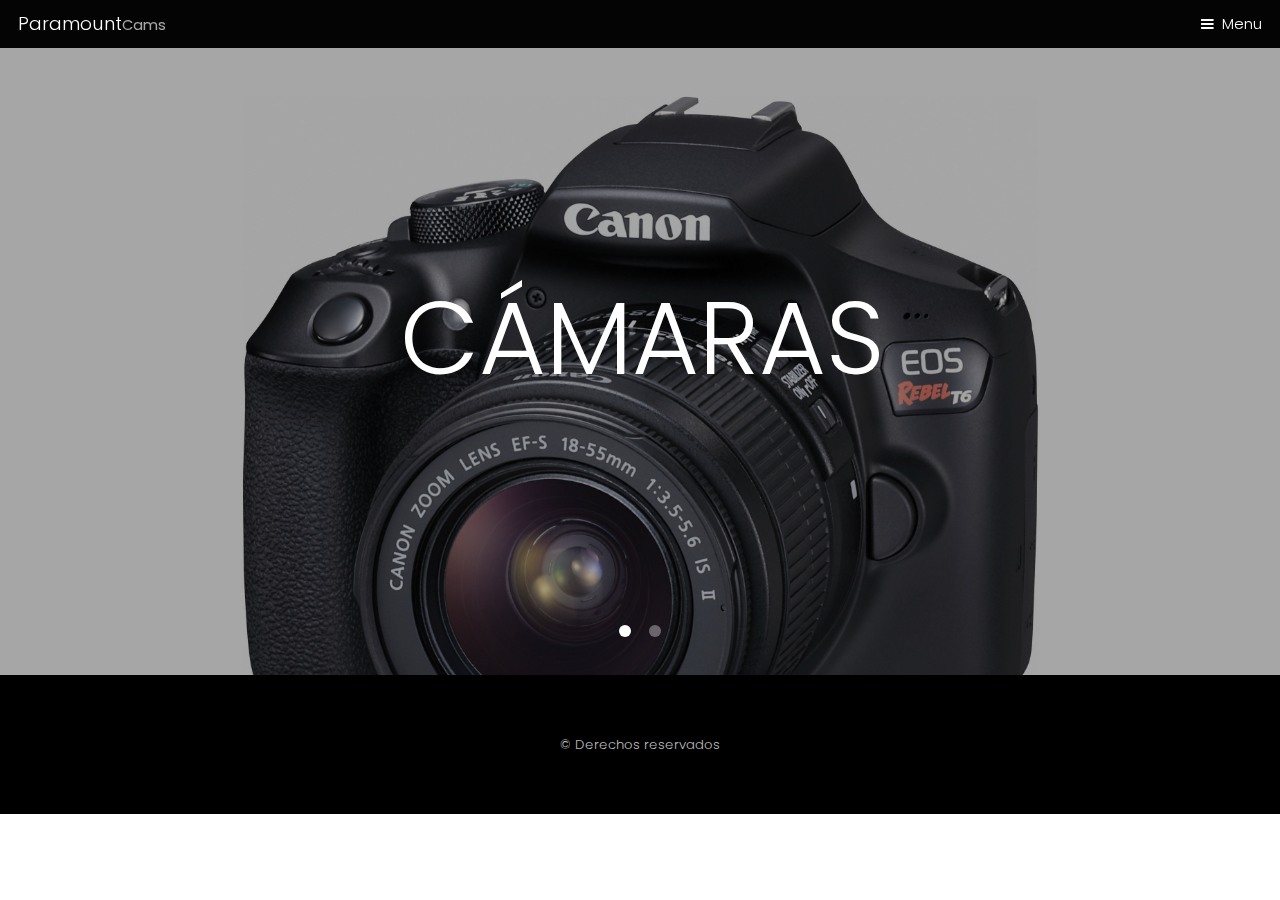
<file: index.html>
<!DOCTYPE HTML>
<!--
	Hielo by TEMPLATED
	templated.co @templatedco
	Released for free under the Creative Commons Attribution 3.0 license (templated.co/license)
-->
<html>
	<head>
		<title>INICIO</title>
		<meta charset="utf-8" />
		<meta name="viewport" content="width=device-width, initial-scale=1" />
		<link rel="stylesheet" href="css/main.css" />
	</head>
	<body>

		<!-- Header -->
			<header id="header" class="menu">

				<div class="logo"><a href="index.html">Paramount<span>Cams</span></a></div>


				<a href="#menu">Menu</a>

</header>
		<!-- Nav -->
			<nav id="menu">
				<ul class="links">
					<li><a href="index.html">Inicio</a></li>
					<li><a href="categorias/camaras-digitales.html">Digitales</a></li>
					<li><a href="categorias/camaras-profesionales.html">Profesionales</a></li>
					<li><a href="categorias/sobre.html">Sobre nosotros</a></li>
					<li><a href="categorias/contacto.html">Contacto</a></li>
				</ul>
			</nav>

		<!-- Banner -->
			<section class="banner full">

				<article>
					<img src="fotos/canon.jpeg" alt="" />
					<div class="inner">
						<header>
							<h2>CÁMARAS</h2>
						</header>
					</div>
				</article>
				<article>
					<img src="fotos/camara.jpg" alt="" />
					<div class="inner">
						<header>
							<h2>CÁMARAS</h2>
						</header>
					</div>
				</article>


			</section>


		<!-- Footer -->
			<footer id="footer">

				<div class="copyright">
					&copy; Derechos reservados
				</div>
			</footer>

		<!-- Scripts -->
			<script src="js/jquery.min.js"></script>
			<script src="js/jquery.scrollex.min.js"></script>
			<script src="js/skel.min.js"></script>
			<script src="js/util.js"></script>
			<script src="js/main.js"></script>
			<script src="js/prefijo.js"></script>
	</body>
</html>
</file>
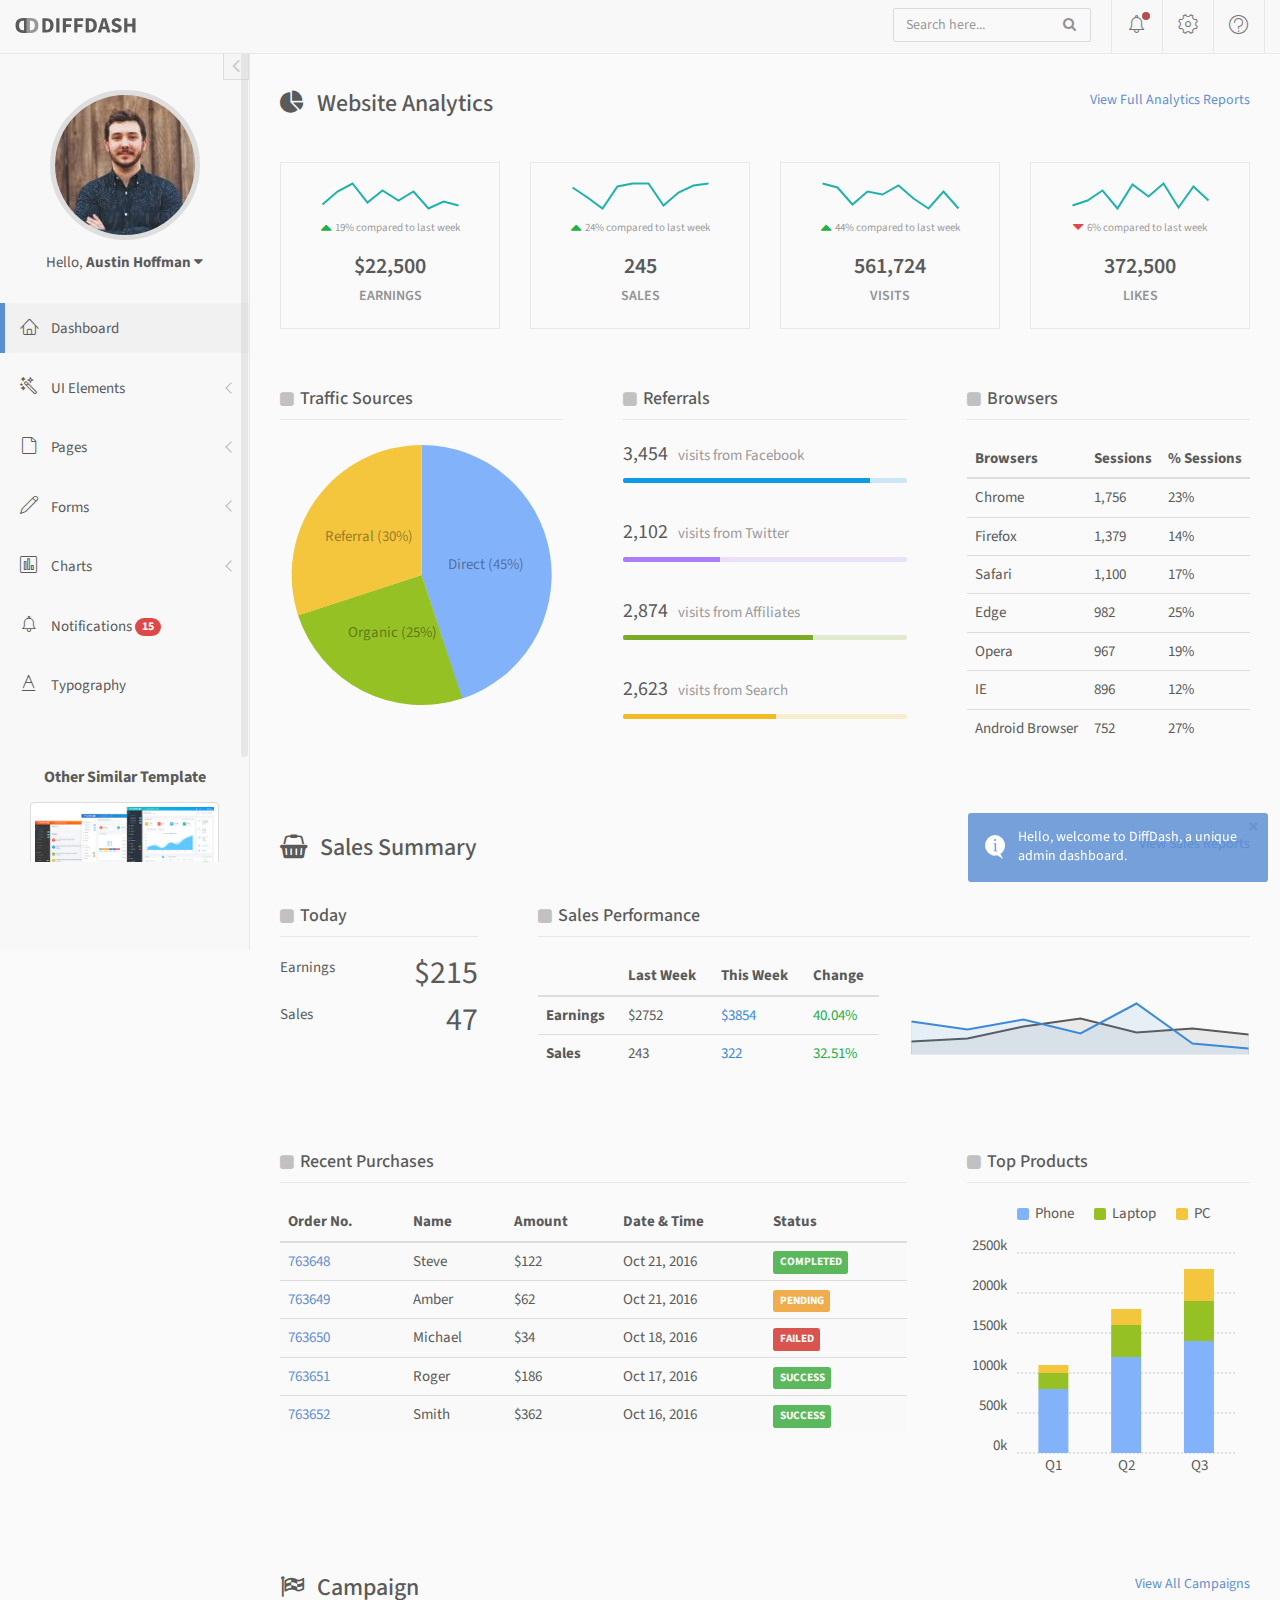
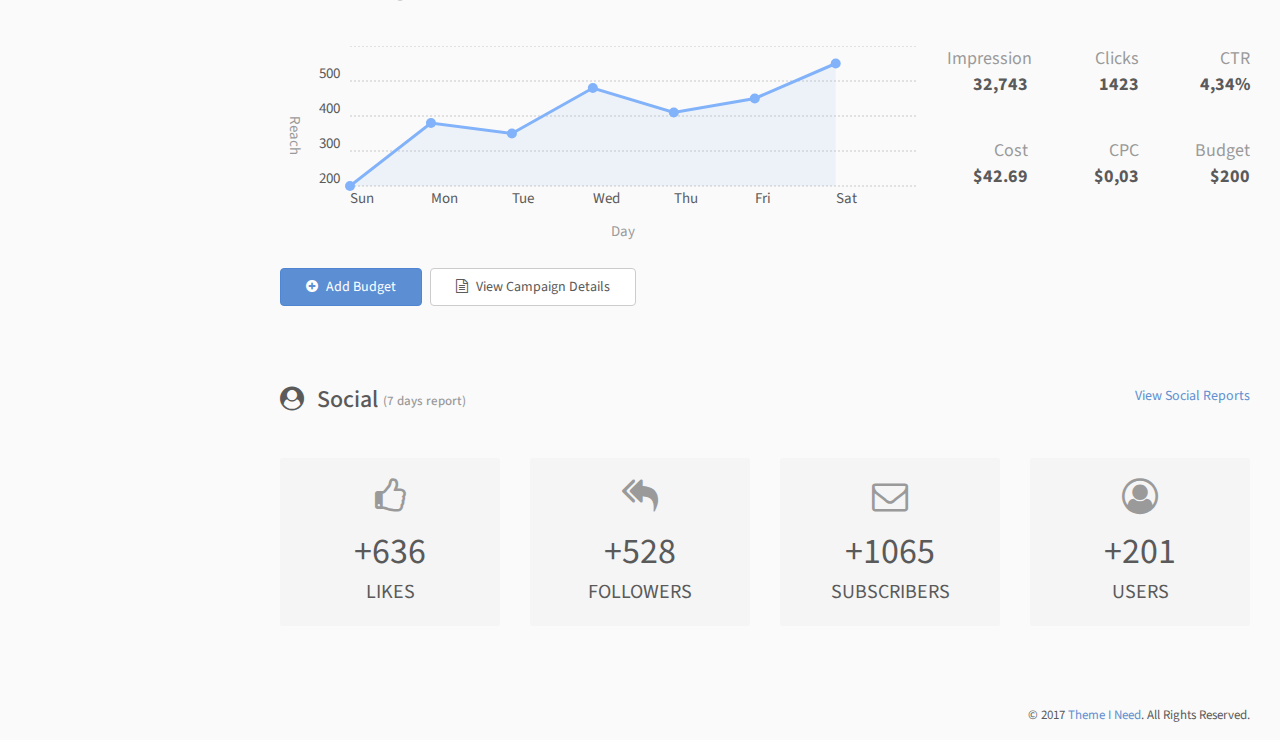
<file: css/assets14/theme/index.html>
<!doctype html>
<html lang="en">

<head>
	<title>Dashboard | DiffDash - Free Admin Template</title>
	<meta charset="utf-8">
	<meta http-equiv="X-UA-Compatible" content="IE=edge, chrome=1">
	<meta name="viewport" content="width=device-width, initial-scale=1.0, maximum-scale=1.0, user-scalable=0">
	<!-- VENDOR CSS -->
	<link rel="stylesheet" href="assets/vendor/bootstrap/css/bootstrap.min.css">
	<link rel="stylesheet" href="assets/vendor/font-awesome/css/font-awesome.min.css">
	<link rel="stylesheet" href="assets/vendor/linearicons/style.css">
	<link rel="stylesheet" href="assets/vendor/metisMenu/metisMenu.css">
	<link rel="stylesheet" href="assets/vendor/bootstrap-progressbar/css/bootstrap-progressbar-3.3.4.min.css">
	<link rel="stylesheet" href="assets/vendor/chartist/css/chartist.min.css">
	<link rel="stylesheet" href="assets/vendor/chartist-plugin-tooltip/chartist-plugin-tooltip.css">
	<link rel="stylesheet" href="assets/vendor/toastr/toastr.min.css">
	<!-- MAIN CSS -->
	<link rel="stylesheet" href="assets/css/main.css">
	<!-- FOR DEMO PURPOSES ONLY. You should remove this in your project -->
	<link rel="stylesheet" href="assets/css/demo.css">
	<!-- GOOGLE FONTS -->
	<link href="https://fonts.googleapis.com/css?family=Source+Sans+Pro:300,400,600,700" rel="stylesheet">
	<!-- ICONS -->
	<link rel="apple-touch-icon" sizes="76x76" href="assets/img/apple-icon.png">
	<link rel="icon" type="image/png" sizes="96x96" href="assets/img/favicon.png">
</head>

<body>
	<!-- WRAPPER -->
	<div id="wrapper">
		<!-- NAVBAR -->
		<nav class="navbar navbar-default navbar-fixed-top">
			<div class="container-fluid">
				<div class="navbar-btn">
					<button type="button" class="btn-toggle-offcanvas"><i class="lnr lnr-menu"></i></button>
				</div>
				<!-- logo -->
				<div class="navbar-brand">
					<a href="index.html"><img src="assets/img/logo.png" alt="DiffDash Logo" class="img-responsive logo"></a>
				</div>
				<!-- end logo -->
				<div class="navbar-right">
					<!-- search form -->
					<form id="navbar-search" class="navbar-form search-form">
						<input value="" class="form-control" placeholder="Search here..." type="text">
						<button type="button" class="btn btn-default"><i class="fa fa-search"></i></button>
					</form>
					<!-- end search form -->
					<!-- navbar menu -->
					<div id="navbar-menu">
						<ul class="nav navbar-nav">
							<li class="dropdown">
								<a href="#" class="dropdown-toggle icon-menu" data-toggle="dropdown">
									<i class="lnr lnr-alarm"></i>
									<span class="notification-dot"></span>
								</a>
								<ul class="dropdown-menu notifications">
									<li class="header"><strong>You have 7 new notifications</strong></li>
									<li>
										<a href="#">
											<div class="media">
												<div class="media-left">
													<i class="fa fa-fw fa-flag-checkered text-muted"></i>
												</div>
												<div class="media-body">
													<p class="text">Your campaign <strong>Holiday Sale</strong> is starting to engage potential customers.</p>
													<span class="timestamp">24 minutes ago</span>
												</div>
											</div>
										</a>
									</li>
									<li>
										<a href="#">
											<div class="media">
												<div class="media-left">
													<i class="fa fa-fw fa-exclamation-triangle text-warning"></i>
												</div>
												<div class="media-body">
													<p class="text">Campaign <strong>Holiday Sale</strong> is nearly reach budget limit.</p>
													<span class="timestamp">2 hours ago</span>
												</div>
											</div>
										</a>
									</li>
									<li>
										<a href="#">
											<div class="media">
												<div class="media-left">
													<i class="fa fa-fw fa-bar-chart text-muted"></i>
												</div>
												<div class="media-body">
													<p class="text">Website visits from Facebook is 27% higher than last week.</p>
													<span class="timestamp">Yesterday</span>
												</div>
											</div>
										</a>
									</li>
									<li>
										<a href="#">
											<div class="media">
												<div class="media-left">
													<i class="fa fa-fw fa-check-circle text-success"></i>
												</div>
												<div class="media-body">
													<p class="text">Your campaign <strong>Holiday Sale</strong> is approved.</p>
													<span class="timestamp">2 days ago</span>
												</div>
											</div>
										</a>
									</li>
									<li>
										<a href="#">
											<div class="media">
												<div class="media-left">
													<i class="fa fa-fw fa-exclamation-circle text-danger"></i>
												</div>
												<div class="media-body">
													<p class="text">Error on website analytics configurations</p>
													<span class="timestamp">3 days ago</span>
												</div>
											</div>
										</a>
									</li>
									<li class="footer"><a href="#" class="more">See all notifications</a></li>
								</ul>
							</li>
							<li class="dropdown">
								<a href="#" class="dropdown-toggle icon-menu" data-toggle="dropdown">
									<i class="lnr lnr-cog"></i>
								</a>
								<ul class="dropdown-menu user-menu menu-icon">
									<li class="menu-heading">ACCOUNT SETTINGS</li>
									<li><a href="#"><i class="fa fa-fw fa-edit"></i> <span>Basic</span></a></li>
									<li><a href="#"><i class="fa fa-fw fa-bell"></i> <span>Notifications</span></a></li>
									<li><a href="#"><i class="fa fa-fw fa-sliders"></i> <span>Preferences</span></a></li>
									<li><a href="#"><i class="fa fa-fw fa-lock"></i> <span>Privacy</span></a></li>
									<li class="menu-heading">BILLING</li>
									<li><a href="#"><i class="fa fa-fw fa-file-text-o"></i> <span>Invoices</span></a></li>
									<li><a href="#"><i class="fa fa-fw fa-credit-card"></i> <span>Payments</span></a></li>
									<li><a href="#"><i class="fa fa-fw fa-refresh"></i> <span>Renewals</span></a></li>
									<li class="menu-button">
										<a href="#" class="btn btn-primary"><i class="fa fa-rocket"></i> UPGRADE PLAN</a>
									</li>
								</ul>
							</li>
							<li class="dropdown">
								<a href="#" class="dropdown-toggle icon-menu" data-toggle="dropdown">
									<i class="lnr lnr-question-circle"></i>
								</a>
								<ul class="dropdown-menu user-menu">
									<li>
										<form class="search-form help-search-form">
											<input value="" class="form-control" placeholder="How can we help?" type="text">
											<button type="button" class="btn btn-default"><i class="fa fa-search"></i></button>
										</form>
									</li>
									<li class="menu-heading">HOW-TO</li>
									<li><a href="#">Setting up Campaign</a></li>
									<li><a href="#">Understanding Website Analytics</a></li>
									<li><a href="#">Boost Your Sales</a></li>
									<li><a href="#">Knowing Your Audience</a></li>
									<li class="menu-heading">ACCOUNT</li>
									<li><a href="#">Change Password</a></li>
									<li><a href="#">Privacy &amp; Security</a></li>
									<li><a href="#">Membership</a></li>
									<li class="menu-heading">BILLING</li>
									<li><a href="#">Setup Payment</a></li>
									<li><a href="#">Auto-Renewal Program</a></li>
									<li><a href="#">Cancellation</a></li>
									<li class="menu-button">
										<a href="#" class="btn btn-primary"><i class="fa fa-question-circle"></i> HELP CENTER</a>
									</li>
								</ul>
							</li>
						</ul>
					</div>
					<!-- end navbar menu -->
				</div>
			</div>
		</nav>
		<!-- END NAVBAR -->
		<!-- LEFT SIDEBAR -->
		<div id="left-sidebar" class="sidebar">
			<button type="button" class="btn btn-xs btn-link btn-toggle-fullwidth">
				<span class="sr-only">Toggle Fullwidth</span>
				<i class="fa fa-angle-left"></i>
			</button>
			<div class="sidebar-scroll">
				<div class="user-account">
					<img src="assets/img/user.png" class="img-responsive img-circle user-photo" alt="User Profile Picture">
					<div class="dropdown">
						<a href="#" class="dropdown-toggle user-name" data-toggle="dropdown">Hello, <strong>Austin Hoffman</strong> <i class="fa fa-caret-down"></i></a>
						<ul class="dropdown-menu dropdown-menu-right account">
							<li><a href="#">My Profile</a></li>
							<li><a href="#">Messages</a></li>
							<li><a href="#">Settings</a></li>
							<li class="divider"></li>
							<li><a href="#">Logout</a></li>
						</ul>
					</div>
				</div>
				<nav id="left-sidebar-nav" class="sidebar-nav">
					<ul id="main-menu" class="metismenu">
						<li class="active"><a href="index.html"><i class="lnr lnr-home"></i> <span>Dashboard</span></a></li>
						<li class="">
							<a href="#uiElements" class="has-arrow" aria-expanded="false"><i class="lnr lnr-magic-wand"></i> <span>UI Elements</span></a>
							<ul aria-expanded="true">
								<li class=""><a href="ui-tabs.html">Tabs</a></li>
								<li class=""><a href="ui-buttons.html">Buttons</a></li>
								<li class=""><a href="ui-bootstrap.html">Bootstrap UI</a></li>
								<li class=""><a href="ui-icons.html"><span>Icons</span></a></li>
							</ul>
						</li>
						<li class="">
							<a href="#subPages" class="has-arrow" aria-expanded="false"><i class="lnr lnr-file-empty"></i> <span>Pages</span></a>
							<ul aria-expanded="true">
								<li class=""><a href="page-profile.html">User Profile</a></li>
								<li class=""><a href="page-login.html">Login</a></li>
								<li class=""><a href="page-register.html">Register</a></li>
								<li class=""><a href="page-lockscreen.html">Lockscreen</a></li>
								<li class=""><a href="page-forgot-password.html">Forgot Password</a></li>
								<li class=""><a href="page-404.html">Page 404</a></li>
								<li class=""><a href="page-500.html">Page 500</a></li>
							</ul>
						</li>
						<li class="">
							<a href="#forms" class="has-arrow" aria-expanded="false"><i class="lnr lnr-pencil"></i> <span>Forms</span></a>
							<ul aria-expanded="true">
								<li class=""><a href="forms-validation.html">Form Validation</a></li>
								<li class=""><a href="forms-advanced.html">Advanced Form Elements</a></li>
								<li class=""><a href="forms-basic.html">Basic Form Elements</a></li>
								<li class=""><a href="forms-dragdropupload.html">Drag &amp; Drop Upload</a></li>
								<li class=""><a href="forms-texteditor.html">Text Editor</a></li>
							</ul>
						</li>
						<li class="">
							<a href="#charts" class="has-arrow" aria-expanded="false"><i class="lnr lnr-chart-bars"></i> <span>Charts</span></a>
							<ul aria-expanded="true">
								<li class=""><a href="charts-chartist.html">Chartist</a></li>
								<li class=""><a href="charts-sparkline.html">Sparkline Chart</a></li>
							</ul>
						</li>
						<li class=""><a href="notifications.html"><i class="lnr lnr-alarm"></i> <span>Notifications</span> <span class="badge bg-danger">15</span></a></li>
						<li class=""><a href="typography.html"><i class="lnr lnr-text-format"></i> <span>Typography</span></a></li>
					</ul>
				</nav>
				<div style="padding: 30px; text-align: center;">
					<h2 style="font-size: 16px; margin-bottom: 15px; font-weight: 700;">Other Similar Template</h2>
					<a href="https://www.themeineed.com/downloads/klorofil-pro-bootstrap-admin-dashboard-template/?utm_source=diffdash&utm_medium=template&utm_campaign=KlorofilPro" target="_blank"><img src="assets/img/klorofilpro.png" class="img-responsive thumbnail" alt=""></a>
					<a href="https://www.themeineed.com/downloads/klorofil-pro-bootstrap-admin-dashboard-template/?utm_source=diffdash&utm_medium=template&utm_campaign=KlorofilPro" target="_blank" class="btn btn-primary">VIEW DEMO</a>
				</div>
			</div>
		</div>
		<!-- END LEFT SIDEBAR -->
		<!-- MAIN CONTENT -->
		<div id="main-content">
			<div class="container-fluid">
				<h1 class="sr-only">Dashboard</h1>
				<!-- WEBSITE ANALYTICS -->
				<div class="dashboard-section">
					<div class="section-heading clearfix">
						<h2 class="section-title"><i class="fa fa-pie-chart"></i> Website Analytics</h2>
						<a href="#" class="right">View Full Analytics Reports</a>
					</div>
					<div class="panel-content">
						<div class="row">
							<div class="col-md-3 col-sm-6">
								<div class="number-chart">
									<div class="mini-stat">
										<div id="number-chart1" class="inlinesparkline">23,65,89,32,67,38,63,12,34,22</div>
										<p class="text-muted"><i class="fa fa-caret-up text-success"></i> 19% compared to last week</p>
									</div>
									<div class="number"><span>$22,500</span> <span>EARNINGS</span></div>
								</div>
							</div>
							<div class="col-md-3 col-sm-6">
								<div class="number-chart">
									<div class="mini-stat">
										<div id="number-chart2" class="inlinesparkline">77,44,10,80,88,87,19,59,83,88</div>
										<p class="text-muted"><i class="fa fa-caret-up text-success"></i> 24% compared to last week</p>
									</div>
									<div class="number"><span>245</span> <span>SALES</span></div>
								</div>
							</div>
							<div class="col-md-3 col-sm-6">
								<div class="number-chart">
									<div class="mini-stat">
										<div id="number-chart3" class="inlinesparkline">99,86,31,72,62,94,50,18,74,18</div>
										<p class="text-muted"><i class="fa fa-caret-up text-success"></i> 44% compared to last week</p>
									</div>
									<div class="number"><span>561,724</span> <span>VISITS</span></div>
								</div>
							</div>
							<div class="col-md-3 col-sm-6">
								<div class="number-chart">
									<div class="mini-stat">
										<div id="number-chart4" class="inlinesparkline">28,44,70,21,86,54,90,25,83,42</div>
										<p class="text-muted"><i class="fa fa-caret-down text-danger"></i> 6% compared to last week</p>
									</div>
									<div class="number"><span>372,500</span> <span>LIKES</span></div>
								</div>
							</div>
						</div>
					</div>
					<div class="row">
						<div class="col-md-4">
							<!-- TRAFFIC SOURCES -->
							<div class="panel-content">
								<h2 class="heading"><i class="fa fa-square"></i> Traffic Sources</h2>
								<div id="demo-pie-chart" class="ct-chart"></div>
							</div>
							<!-- END TRAFFIC SOURCES -->
						</div>
						<div class="col-md-4">
							<!-- REFERRALS -->
							<div class="panel-content">
								<h2 class="heading"><i class="fa fa-square"></i> Referrals</h2>
								<ul class="list-unstyled list-referrals">
									<li>
										<p><span class="value">3,454</span><span class="text-muted">visits from Facebook</span></p>
										<div class="progress progress-xs progress-transparent custom-color-blue">
											<div class="progress-bar" data-transitiongoal="87"></div>
										</div>
									</li>
									<li>
										<p><span class="value">2,102</span><span class="text-muted">visits from Twitter</span></p>
										<div class="progress progress-xs progress-transparent custom-color-purple">
											<div class="progress-bar" data-transitiongoal="34"></div>
										</div>
									</li>
									<li>
										<p><span class="value">2,874</span><span class="text-muted">visits from Affiliates</span></p>
										<div class="progress progress-xs progress-transparent custom-color-green">
											<div class="progress-bar" data-transitiongoal="67"></div>
										</div>
									</li>
									<li>
										<p><span class="value">2,623</span><span class="text-muted">visits from Search</span></p>
										<div class="progress progress-xs progress-transparent custom-color-yellow">
											<div class="progress-bar" data-transitiongoal="54"></div>
										</div>
									</li>
								</ul>
							</div>
							<!-- END REFERRALS -->
						</div>
						<div class="col-md-4">
							<div class="panel-content">
								<!-- BROWSERS -->
								<h2 class="heading"><i class="fa fa-square"></i> Browsers</h2>
								<div class="table-responsive">
									<table class="table no-margin">
										<thead>
											<tr>
												<th>Browsers</th>
												<th>Sessions</th>
												<th>% Sessions</th>
											</tr>
										</thead>
										<tbody>
											<tr>
												<td>Chrome</td>
												<td>1,756</td>
												<td>23%</td>
											</tr>
											<tr>
												<td>Firefox</td>
												<td>1,379</td>
												<td>14%</td>
											</tr>
											<tr>
												<td>Safari</td>
												<td>1,100</td>
												<td>17%</td>
											</tr>
											<tr>
												<td>Edge</td>
												<td>982</td>
												<td>25%</td>
											</tr>
											<tr>
												<td>Opera</td>
												<td>967</td>
												<td>19%</td>
											</tr>
											<tr>
												<td>IE</td>
												<td>896</td>
												<td>12%</td>
											</tr>
											<tr>
												<td>Android Browser</td>
												<td>752</td>
												<td>27%</td>
											</tr>
										</tbody>
									</table>
								</div>
								<!-- END BROWSERS -->
							</div>
						</div>
					</div>
				</div>
				<!-- END WEBSITE ANALYTICS -->
				<!-- SALES SUMMARY -->
				<div class="dashboard-section">
					<div class="section-heading clearfix">
						<h2 class="section-title"><i class="fa fa-shopping-basket"></i> Sales Summary</h2>
						<a href="#" class="right">View Sales Reports</a>
					</div>
					<div class="row">
						<div class="col-md-3">
							<div class="panel-content">
								<h3 class="heading"><i class="fa fa-square"></i> Today</h3>
								<ul class="list-unstyled list-justify large-number">
									<li class="clearfix">Earnings <span>$215</span></li>
									<li class="clearfix">Sales <span>47</span></li>
								</ul>
							</div>
						</div>
						<div class="col-md-9">
							<div class="panel-content">
								<h3 class="heading"><i class="fa fa-square"></i> Sales Performance</h3>
								<div class="row">
									<div class="col-md-6">
										<table class="table">
											<thead>
												<tr>
													<th>&nbsp;</th>
													<th>Last Week</th>
													<th>This Week</th>
													<th>Change</th>
												</tr>
											</thead>
											<tbody>
												<tr>
													<th>Earnings</th>
													<td>$2752</td>
													<td><span class="text-info">$3854</span></td>
													<td><span class="text-success">40.04%</span></td>
												</tr>
												<tr>
													<th>Sales</th>
													<td>243</td>
													<td>
														<div class="text-info">322</div>
													</td>
													<td><span class="text-success">32.51%</span></td>
												</tr>
											</tbody>
										</table>
									</div>
									<div class="col-md-6">
										<div id="chart-sales-performance">Loading ...</div>
									</div>
								</div>
							</div>
						</div>
					</div>
					<div class="row">
						<div class="col-md-8">
							<div class="panel-content">
								<h3 class="heading"><i class="fa fa-square"></i> Recent Purchases</h3>
								<div class="table-responsive">
									<table class="table table-striped no-margin">
										<thead>
											<tr>
												<th>Order No.</th>
												<th>Name</th>
												<th>Amount</th>
												<th>Date &amp; Time</th>
												<th>Status</th>
											</tr>
										</thead>
										<tbody>
											<tr>
												<td><a href="#">763648</a></td>
												<td>Steve</td>
												<td>$122</td>
												<td>Oct 21, 2016</td>
												<td><span class="label label-success">COMPLETED</span></td>
											</tr>
											<tr>
												<td><a href="#">763649</a></td>
												<td>Amber</td>
												<td>$62</td>
												<td>Oct 21, 2016</td>
												<td><span class="label label-warning">PENDING</span></td>
											</tr>
											<tr>
												<td><a href="#">763650</a></td>
												<td>Michael</td>
												<td>$34</td>
												<td>Oct 18, 2016</td>
												<td><span class="label label-danger">FAILED</span></td>
											</tr>
											<tr>
												<td><a href="#">763651</a></td>
												<td>Roger</td>
												<td>$186</td>
												<td>Oct 17, 2016</td>
												<td><span class="label label-success">SUCCESS</span></td>
											</tr>
											<tr>
												<td><a href="#">763652</a></td>
												<td>Smith</td>
												<td>$362</td>
												<td>Oct 16, 2016</td>
												<td><span class="label label-success">SUCCESS</span></td>
											</tr>
										</tbody>
									</table>
								</div>
							</div>
						</div>
						<div class="col-md-4">
							<div class="panel-content">
								<h3 class="heading"><i class="fa fa-square"></i> Top Products</h3>
								<div id="chart-top-products" class="chartist"></div>
							</div>
						</div>
					</div>
				</div>
				<!-- END SALES SUMMARY -->
				<!-- CAMPAIGN -->
				<div class="dashboard-section">
					<div class="section-heading clearfix">
						<h2 class="section-title"><i class="fa fa-flag-checkered"></i> Campaign</h2>
						<a href="#" class="right">View All Campaigns</a>
					</div>
					<div class="panel-content">
						<div class="row margin-bottom-15">
							<div class="col-md-8 col-sm-7 left">
								<div id="demo-line-chart" class="ct-chart"></div>
							</div>
							<div class="col-md-4 col-sm-5 right">
								<div class="row margin-bottom-30">
									<div class="col-xs-4">
										<p class="text-right text-larger"><span class="text-muted">Impression</span>
											<br><strong>32,743</strong></p>
									</div>
									<div class="col-xs-4">
										<p class="text-right text-larger"><span class="text-muted">Clicks</span>
											<br><strong>1423</strong></p>
									</div>
									<div class="col-xs-4">
										<p class="text-right text-larger"><span class="text-muted">CTR</span>
											<br><strong>4,34%</strong></p>
									</div>
								</div>
								<div class="row">
									<div class="col-xs-4">
										<p class="text-right text-larger"><span class="text-muted">Cost</span>
											<br><strong>$42.69</strong></p>
									</div>
									<div class="col-xs-4">
										<p class="text-right text-larger"><span class="text-muted">CPC</span>
											<br><strong>$0,03</strong></p>
									</div>
									<div class="col-xs-4">
										<p class="text-right text-larger"><span class="text-muted">Budget</span>
											<br><strong>$200</strong></p>
									</div>
								</div>
							</div>
						</div>
						<div class="action-buttons">
							<a href="#" class="btn btn-primary"><i class="fa fa-plus-circle"></i> Add Budget</a> <a href="#" class="btn btn-default"><i class="fa fa-file-text-o"></i> View Campaign Details</a>
						</div>
					</div>
				</div>
				<!-- END CAMPAIGN -->
				<!-- SOCIAL -->
				<div class="dashboard-section no-margin">
					<div class="section-heading clearfix">
						<h2 class="section-title"><i class="fa fa-user-circle"></i> Social <span class="section-subtitle">(7 days report)</span></h2>
						<a href="#" class="right">View Social Reports</a>
					</div>
					<div class="panel-content">
						<div class="row">
							<div class="col-md-3 col-sm-6">
								<p class="metric-inline"><i class="fa fa-thumbs-o-up"></i> +636 <span>LIKES</span></p>
							</div>
							<div class="col-md-3 col-sm-6">
								<p class="metric-inline"><i class="fa fa-reply-all"></i> +528 <span>FOLLOWERS</span></p>
							</div>
							<div class="col-md-3 col-sm-6">
								<p class="metric-inline"><i class="fa fa-envelope-o"></i> +1065 <span>SUBSCRIBERS</span></p>
							</div>
							<div class="col-md-3 col-sm-6">
								<p class="metric-inline"><i class="fa fa-user-circle-o"></i> +201 <span>USERS</span></p>
							</div>
						</div>
					</div>
				</div>
				<!-- END SOCIAL -->
			</div>
		</div>
		<!-- END MAIN CONTENT -->
		<div class="clearfix"></div>
		<footer>
			<p class="copyright">&copy; 2017 <a href="https://www.themeineed.com" target="_blank">Theme I Need</a>. All Rights Reserved.</p>
		</footer>
	</div>
	<!-- END WRAPPER -->
	<!-- Javascript -->
	<script src="assets/vendor/jquery/jquery.min.js"></script>
	<script src="assets/vendor/bootstrap/js/bootstrap.min.js"></script>
	<script src="assets/vendor/metisMenu/metisMenu.js"></script>
	<script src="assets/vendor/jquery-slimscroll/jquery.slimscroll.min.js"></script>
	<script src="assets/vendor/jquery-sparkline/js/jquery.sparkline.min.js"></script>
	<script src="assets/vendor/bootstrap-progressbar/js/bootstrap-progressbar.min.js"></script>
	<script src="assets/vendor/chartist/js/chartist.min.js"></script>
	<script src="assets/vendor/chartist-plugin-tooltip/chartist-plugin-tooltip.min.js"></script>
	<script src="assets/vendor/chartist-plugin-axistitle/chartist-plugin-axistitle.min.js"></script>
	<script src="assets/vendor/chartist-plugin-legend-latest/chartist-plugin-legend.js"></script>
	<script src="assets/vendor/toastr/toastr.js"></script>
	<script src="assets/scripts/common.js"></script>
	<script>
	$(function() {

		// sparkline charts
		var sparklineNumberChart = function() {

			var params = {
				width: '140px',
				height: '30px',
				lineWidth: '2',
				lineColor: '#20B2AA',
				fillColor: false,
				spotRadius: '2',
				spotColor: false,
				minSpotColor: false,
				maxSpotColor: false,
				disableInteraction: false
			};

			$('#number-chart1').sparkline('html', params);
			$('#number-chart2').sparkline('html', params);
			$('#number-chart3').sparkline('html', params);
			$('#number-chart4').sparkline('html', params);
		};

		sparklineNumberChart();


		// traffic sources
		var dataPie = {
			series: [45, 25, 30]
		};

		var labels = ['Direct', 'Organic', 'Referral'];
		var sum = function(a, b) {
			return a + b;
		};

		new Chartist.Pie('#demo-pie-chart', dataPie, {
			height: "270px",
			labelInterpolationFnc: function(value, idx) {
				var percentage = Math.round(value / dataPie.series.reduce(sum) * 100) + '%';
				return labels[idx] + ' (' + percentage + ')';
			}
		});


		// progress bars
		$('.progress .progress-bar').progressbar({
			display_text: 'none'
		});

		// line chart
		var data = {
			labels: ['Sun', 'Mon', 'Tue', 'Wed', 'Thu', 'Fri', 'Sat'],
			series: [
				[200, 380, 350, 480, 410, 450, 550],
			]
		};

		var options = {
			height: "200px",
			showPoint: true,
			showArea: true,
			axisX: {
				showGrid: false
			},
			lineSmooth: false,
			chartPadding: {
				top: 0,
				right: 0,
				bottom: 30,
				left: 30
			},
			plugins: [
				Chartist.plugins.tooltip({
					appendToBody: true
				}),
				Chartist.plugins.ctAxisTitle({
					axisX: {
						axisTitle: 'Day',
						axisClass: 'ct-axis-title',
						offset: {
							x: 0,
							y: 50
						},
						textAnchor: 'middle'
					},
					axisY: {
						axisTitle: 'Reach',
						axisClass: 'ct-axis-title',
						offset: {
							x: 0,
							y: -10
						},
					}
				})
			]
		};

		new Chartist.Line('#demo-line-chart', data, options);


		// sales performance chart
		var sparklineSalesPerformance = function() {

			var lastWeekData = [142, 164, 298, 384, 232, 269, 211];
			var currentWeekData = [352, 267, 373, 222, 533, 111, 60];

			$('#chart-sales-performance').sparkline(lastWeekData, {
				fillColor: 'rgba(90, 90, 90, 0.1)',
				lineColor: '#5A5A5A',
				width: '' + $('#chart-sales-performance').innerWidth() + '',
				height: '100px',
				lineWidth: '2',
				spotColor: false,
				minSpotColor: false,
				maxSpotColor: false,
				chartRangeMin: 0,
				chartRangeMax: 1000
			});

			$('#chart-sales-performance').sparkline(currentWeekData, {
				composite: true,
				fillColor: 'rgba(60, 137, 218, 0.1)',
				lineColor: '#3C89DA',
				lineWidth: '2',
				spotColor: false,
				minSpotColor: false,
				maxSpotColor: false,
				chartRangeMin: 0,
				chartRangeMax: 1000
			});
		}

		sparklineSalesPerformance();

		var sparkResize;
		$(window).on('resize', function() {
			clearTimeout(sparkResize);
			sparkResize = setTimeout(sparklineSalesPerformance, 200);
		});


		// top products
		var dataStackedBar = {
			labels: ['Q1', 'Q2', 'Q3'],
			series: [
				[800000, 1200000, 1400000],
				[200000, 400000, 500000],
				[100000, 200000, 400000]
			]
		};

		new Chartist.Bar('#chart-top-products', dataStackedBar, {
			height: "250px",
			stackBars: true,
			axisX: {
				showGrid: false
			},
			axisY: {
				labelInterpolationFnc: function(value) {
					return (value / 1000) + 'k';
				}
			},
			plugins: [
				Chartist.plugins.tooltip({
					appendToBody: true
				}),
				Chartist.plugins.legend({
					legendNames: ['Phone', 'Laptop', 'PC']
				})
			]
		}).on('draw', function(data) {
			if (data.type === 'bar') {
				data.element.attr({
					style: 'stroke-width: 30px'
				});
			}
		});


		// notification popup
		toastr.options.closeButton = true;
		toastr.options.positionClass = 'toast-bottom-right';
		toastr.options.showDuration = 1000;
		toastr['info']('Hello, welcome to DiffDash, a unique admin dashboard.');

	});
	</script>
</body>

</html>
</file>
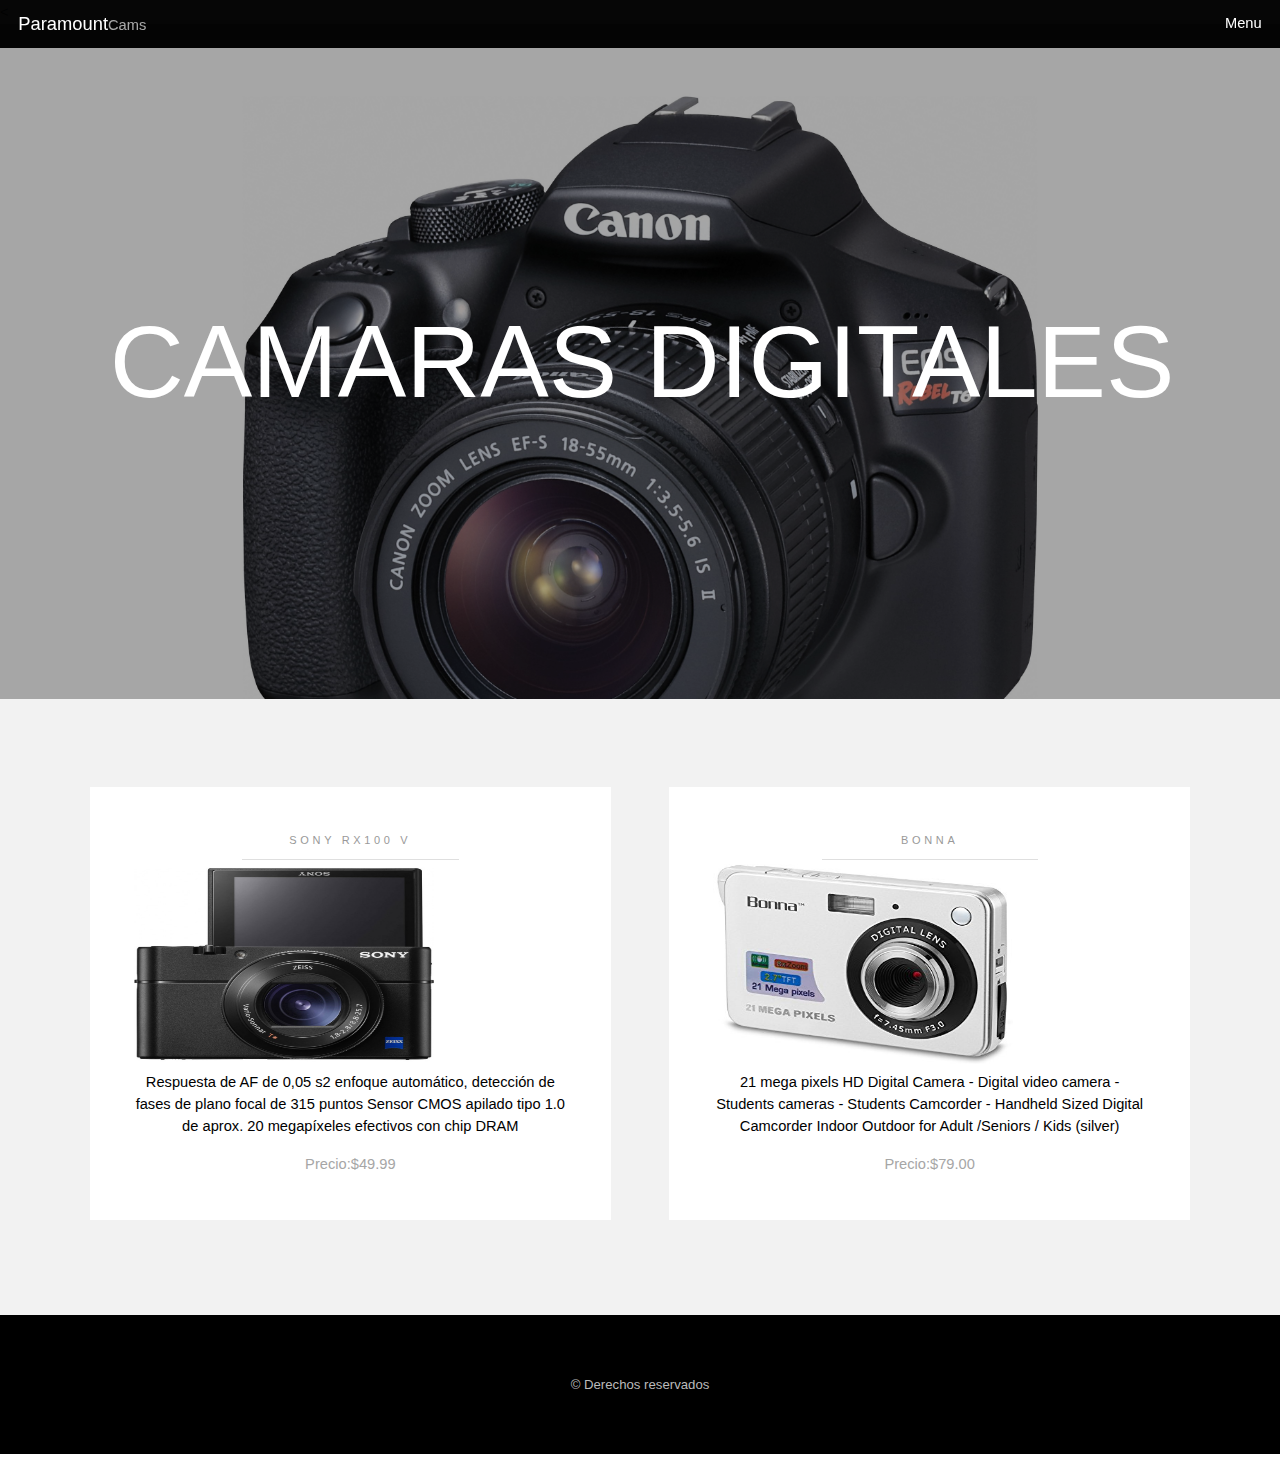
<file: categorias/camaras-digitales.html>
<!DOCTYPE HTML>
<!--
	Hielo by TEMPLATED
	templated.co @templatedco
	Released for free under the Creative Commons Attribution 3.0 license (templated.co/license)
-->
<html>
	<head>
		<title>CAMARAS DIGITALES</title>
		<meta charset="utf-8" />
		<meta name="viewport" content="width=device-width, initial-scale=1" />
		<link rel="stylesheet" href="../css/main.css"/>
	</head>
	<body>

		<!-- Header -->
			<			<header id="header" class="menu">

				<div class="logo"><a href="../index.html">Paramount<span>Cams</span></a></div>


				<a href="#menu">Menu</a>

</header>
		<!-- Nav -->
			<nav id="menu">
				<ul class="links">
					<li><a href="../index.html">Inicio</a></li>
					<li><a href="camaras-digitales.html">Digitales</a></li>

					<li><a href="camaras-profesionales.html">Profesionales</a></li>

					<li><a href="sobre.html">Sobre nosotros</a></li>
					<li><a href="contacto.html">Contacto</a></li>
				</ul>
			</nav>
	<!-- Banner -->

			<section class="banner full">
				<article>
					<img src="../fotos/canon.jpeg" height="2600" width="3900" alt="" />
					<div class="inner">
						<header>
							<h2>CAMARAS DIGITALES</h2>
						</header>
					</div>
				</article>

			</section>
<!-- One -->
			<section id="one" class="wrapper style2">
				<div class="inner">
					<div class="grid-style">

						<div>
							<div class="box">

								<div class="content">
									<header class="align-center">
										<p>SONY RX100 V</p>

									</header>
								<img src="../fotos/rx100.jpg" width="300" height="200"/> <footer class="align-center">
								<h1>Respuesta de AF de 0,05 s2 enfoque automático, detección de fases de plano focal de 315 puntos
								Sensor CMOS apilado tipo 1.0 de aprox. 20 megapíxeles efectivos con chip DRAM
								</h1>
										<p>Precio:$49.99</p>
									</footer>
								</div>
							</div>
						</div>

						<div>
							<div class="box">

								<div class="content">
									<header class="align-center">
											<p>Bonna</p>

									</header>

								<img src="../fotos/bonna.jpg" width="300" height="200"/> <footer class="align-center">

								<h1>21 mega pixels HD Digital Camera - Digital video camera -
								Students cameras - Students Camcorder - Handheld Sized Digital Camcorder
								Indoor Outdoor for Adult /Seniors / Kids (silver)</h1>

										<p>Precio:$79.00</p>
									</footer>
								</div>
							</div>
						</div>

					</div>
				</div>
			</section>
		<footer id="footer">
				<div class="copyright">
					&copy; Derechos reservados
				</div>
			</footer>
		<!-- Scripts -->
		<script src="../js/jquery.min.js"></script>
			<script src="../js/jquery.scrollex.min.js"></script>
			<script src="../js/skel.min.js"></script>
			<script src="../js/util.js"></script>
			<script src="../js/main.js"></script>
			<script src="../js/prefijo.js"></script>
	</body>
</html>
</file>
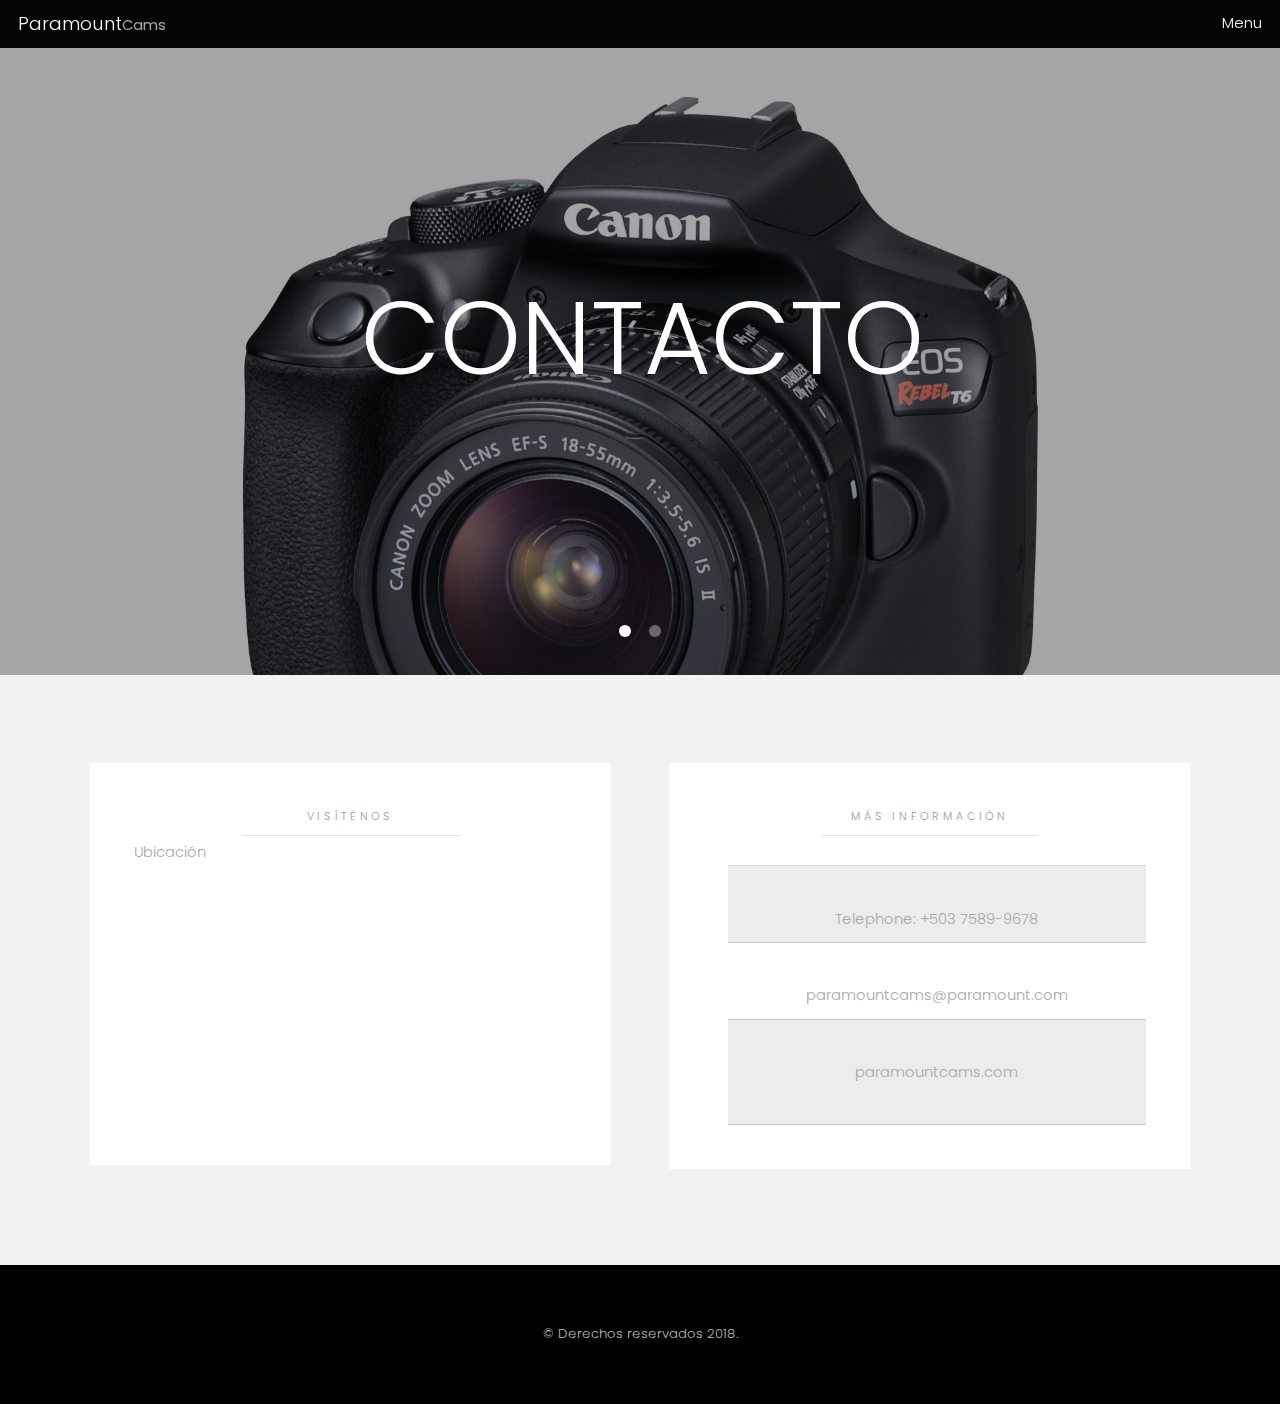
<file: categorias/contacto.html>
<!DOCTYPE HTML>

<html>
	<head>
		<title>CONTACTO</title>
		<meta charset="utf-8" />
		<meta name="viewport" content="width=device-width, initial-scale=1" />
		<link rel="stylesheet" href="../css/main.css" />
	</head>
	<body>

		<!-- Header -->
						<header id="header" class="menu">

				<div class="logo"><a href="../index.html">Paramount<span>Cams</span></a></div>


				<a href="#menu">Menu</a>

</header>

		<!-- Nav -->
			<nav id="menu">
				<ul class="links">
					<li><a href="../index.html">Inicio</a></li>
					<!-- <li><a href="productos.html">Productos</a></li> -->
					<li><a href="sobre.html">Sobre nosotros</a></li>
					<li><a href="contacto.html">Contacto</a></li>
				</ul>
			</nav>

		<!-- Banner -->
			<section class="banner full">
				<article>
					<img src="../fotos/canon.jpeg" width="200" height="100" />
					<div class="inner">
						<header>
							<h2>CONTACTO</h2>
						</header>
					</div>
				</article>
				<article>
					<img src="../fotos/camara.jpg" width="200" height="100" />
					<div class="inner">
						<header>
							<h2>CONTACTO</h2>
						</header>
					</div>
				</article>

			</section>

		<!-- One -->
			<!-- One -->
			<section id="one" class="wrapper style2">
				<div class="inner">
					<div class="grid-style">

						<div>
							<div class="box">

								<div class="content">
									<header class="align-center">
										<p>Visítenos</p>
											<span> <div align="left"> Ubicación </span> </div>
	<div align="center"><iframe src="https://www.google.com/maps/embed?pb=!1m18!1m12!1m3!1d7759.605937399951!2d-88.
	19389508597696!3d13.486235417981918!2m3!1f0!2f0!3f0!3m2!1i1024!2i768!4f13.1!3m3!1m2!1s0x0%3A0xfb0914d1181e605f!2s
	Universidad+Gerardo+Barrios!5e0!3m2!1ses!2ses!4v1504250321111"
	width="460" height="250" alt=""
	frameborder="0" style="border:0" ></iframe>
									</header>

									</footer>
								</div>
							</div>
						</div>


						<div>
							<div class="box">


								<div class="content">
									<header class="align-center">
										<p>Más información</p>

									</header>


<ul class="contact">
<table>

		<td><p><div align="center">Telephone: +503 7589-9678</td></p></div>
		<tr>
		<td><p><div align="center">paramountcams@paramount.com</td></p></div>


<tr>
<td><p><div align="center">paramountcams.com</p></td></div>
</ul>
</div>
</table>
</footer>
</div>
</div>
</div>
</div>
</div>
</section>
<!-- Footer -->
			<footer id="footer">

				<div class="copyright">
					&copy; Derechos reservados 2018.
				</div>
			</footer>

		<!-- Scripts -->
			<script src="../js/jquery.min.js"></script>
			<script src="../js/jquery.scrollex.min.js"></script>
			<script src="../js/skel.min.js"></script>
			<script src="../js/util.js"></script>
			<script src="../js/main.js"></script>
			<script src="../js/prefijo.js"></script>
	</body>
</html>
</file>
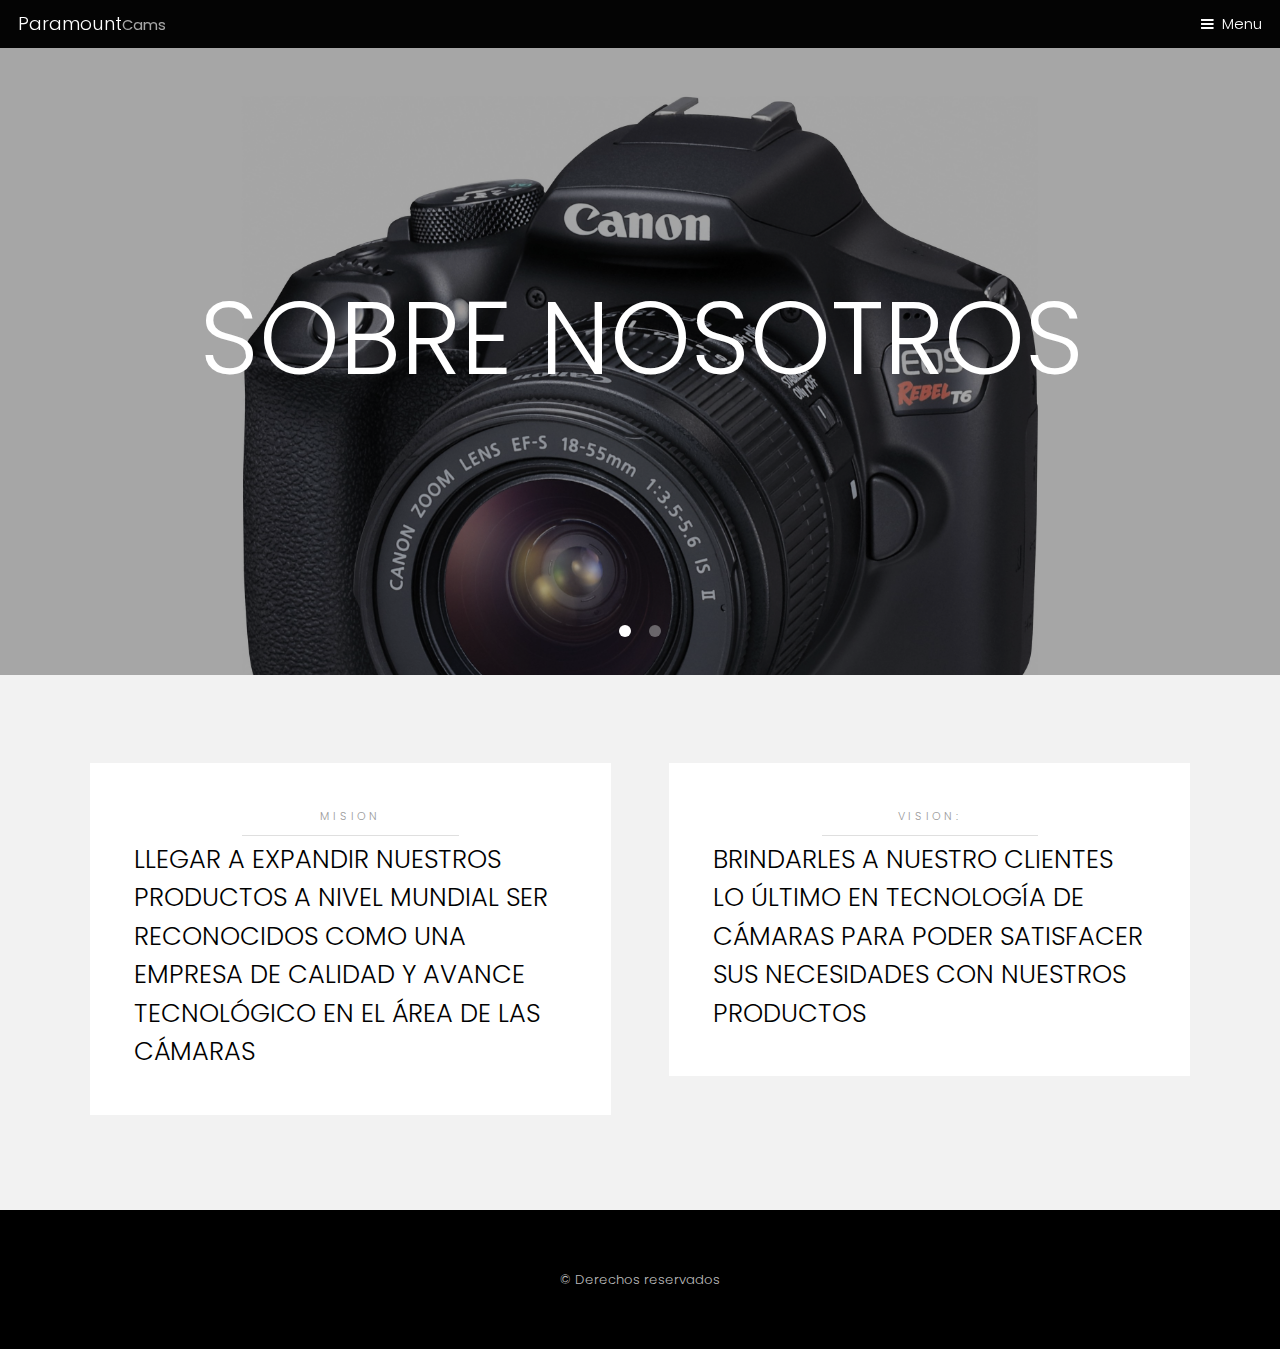
<file: categorias/sobre.html>
<!DOCTYPE HTML>
<!--
	Hielo by TEMPLATED
	templated.co @templatedco
	Released for free under the Creative Commons Attribution 3.0 license (templated.co/license)
-->
<html>
	<head>
		<title>NOSOTROS</title>
		<meta charset="utf-8" />
		<meta name="viewport" content="width=device-width, initial-scale=1" />
		<link rel="stylesheet" href="../css/main.css" />
	</head>
	<body>

		<!-- Header -->
						<header id="header" class="menu">

				<div class="logo"><a href="../index.html">Paramount<span>Cams</span></a></div>


				<a href="#menu">Menu</a>

</header>

		<!-- Nav -->
			<nav id="menu">
				<ul class="links">
					<li><a href="../index.html">Inicio</a></li>
					<!-- <li><a href="productos.html">Productos</a></li> -->
						<!-- <li><a href="contacto.html">Contacto</a></li> -->
					<li><a href="sobre.html">Sobre nosotros</a></li>
					<li><a href="contacto.html">Contacto</a></li>
				</ul>
			</nav>

		<!-- Banner -->
			<section class="banner full">
				<article>
					<img src="../fotos/canon.jpeg" width="200" height="100" />
					<div class="inner">
						<header>
							<h2>SOBRE NOSOTROS</h2>
						</header>
					</div>
				</article>
				<article>
					<img src="../fotos/camara.jpg" width="200" height="100" />
					<div class="inner">
						<header>
							<h2>SOBRE NOSOTROS</h2>
						</header>
					</div>
				</article>

			</section>

		<!-- One -->
			<section id="one" class="wrapper style2">
				<div class="inner">
					<div class="grid-style">

						<div>
							<div class="box">

								<div class="content">
									<header class="align-center">
										<p>MISION</p>
									</header>

								<h2>LLEGAR A EXPANDIR NUESTROS PRODUCTOS A NIVEL MUNDIAL  SER RECONOCIDOS COMO UNA
								EMPRESA DE CALIDAD Y AVANCE TECNOLÓGICO EN EL ÁREA DE LAS CÁMARAS</h2>

									</footer>
								</div>
							</div>
						</div>

						<div>
							<div class="box">

								<div class="content">
									<header class="align-center">
											<p>VISION:</p>

									</header>
									<h2>BRINDARLES A NUESTRO CLIENTES LO ÚLTIMO EN TECNOLOGÍA DE CÁMARAS PARA PODER SATISFACER SUS NECESIDADES
									 CON NUESTROS PRODUCTOS</h2>

									</footer>
								</div>
							</div>
						</div>

					</div>
				</div>
			</section>
<footer id="footer">

				<div class="copyright">
					&copy; Derechos reservados
				</div>
			</footer>

		<!-- Scripts -->
			<script src="../js/jquery.min.js"></script>
			<script src="../js/jquery.scrollex.min.js"></script>
			<script src="../js/skel.min.js"></script>
			<script src="../js/util.js"></script>
			<script src="../js/main.js"></script>
			<script src="../js/prefijo.js"></script>
	</body>
</html>
</file>
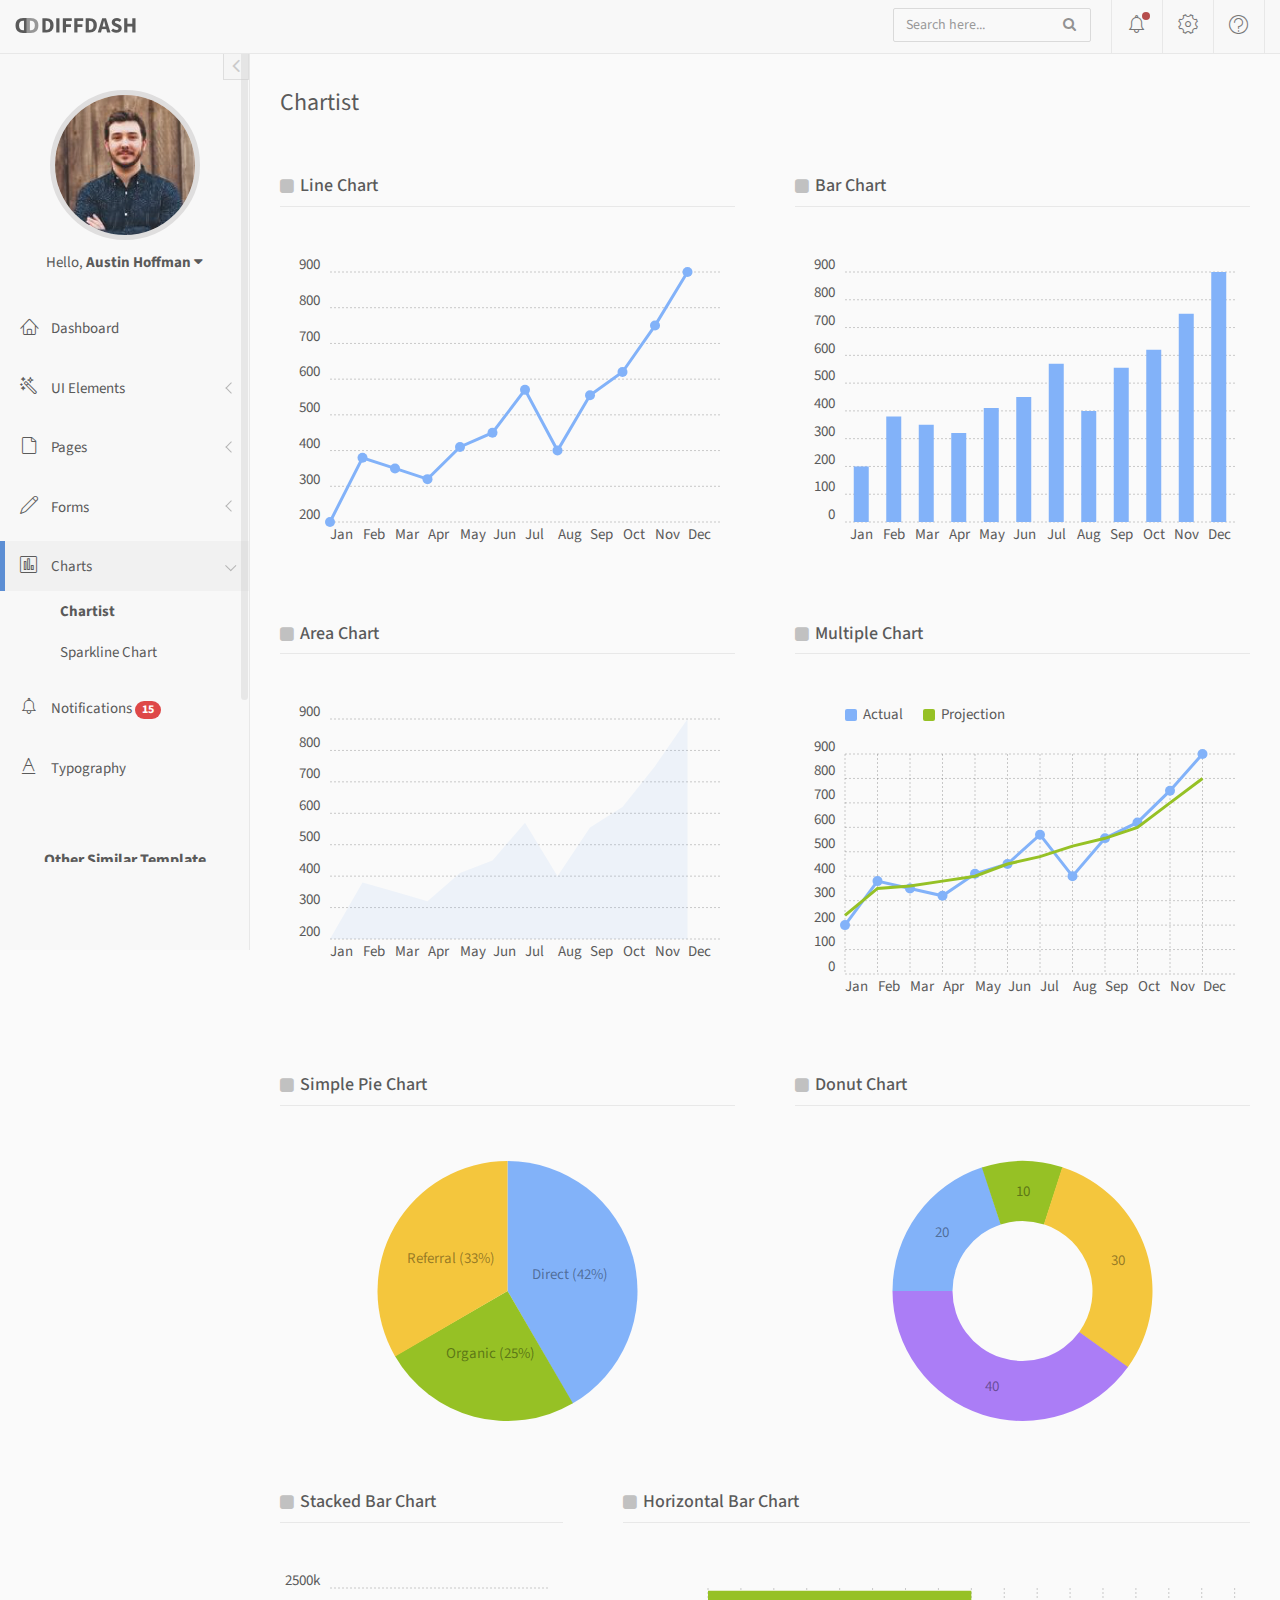
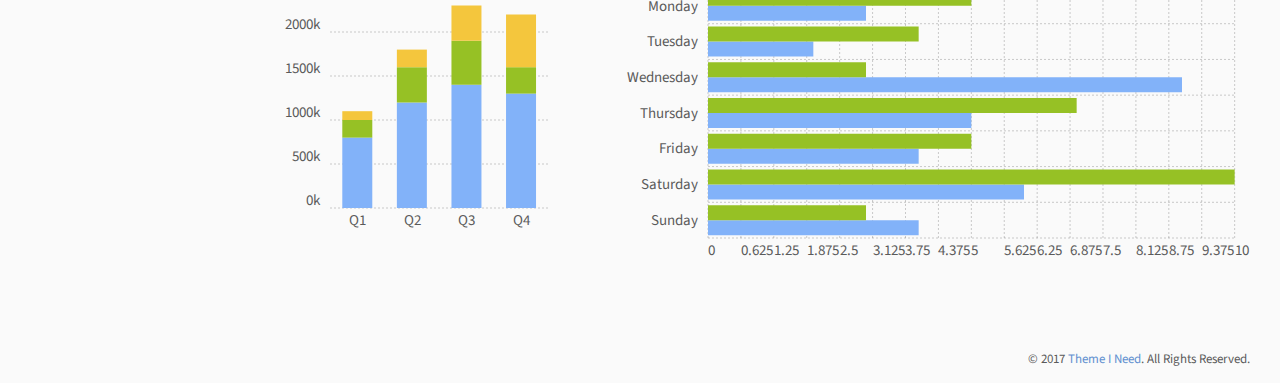
<file: css/assets14/theme/charts-chartist.html>
<!doctype html>
<html lang="en">

<head>
	<title>Chartist | DiffDash - Free Admin Template</title>
	<meta charset="utf-8">
	<meta http-equiv="X-UA-Compatible" content="IE=edge, chrome=1">
	<meta name="viewport" content="width=device-width, initial-scale=1.0, maximum-scale=1.0, user-scalable=0">
	<!-- VENDOR CSS -->
	<link rel="stylesheet" href="assets/vendor/bootstrap/css/bootstrap.min.css">
	<link rel="stylesheet" href="assets/vendor/font-awesome/css/font-awesome.min.css">
	<link rel="stylesheet" href="assets/vendor/linearicons/style.css">
	<link rel="stylesheet" href="assets/vendor/metisMenu/metisMenu.css">
	<link rel="stylesheet" href="assets/vendor/chartist/css/chartist.min.css">
	<link rel="stylesheet" href="assets/vendor/chartist-plugin-tooltip/chartist-plugin-tooltip.css">
	<!-- MAIN CSS -->
	<link rel="stylesheet" href="assets/css/main.css">
	<!-- FOR DEMO PURPOSES ONLY. You should remove this in your project -->
	<link rel="stylesheet" href="assets/css/demo.css">
	<!-- GOOGLE FONTS -->
	<link href="https://fonts.googleapis.com/css?family=Source+Sans+Pro:300,400,600,700" rel="stylesheet">
	<!-- ICONS -->
	<link rel="apple-touch-icon" sizes="76x76" href="assets/img/apple-icon.png">
	<link rel="icon" type="image/png" sizes="96x96" href="assets/img/favicon.png">
</head>

<body>
	<!-- WRAPPER -->
	<div id="wrapper">
		<!-- NAVBAR -->
		<nav class="navbar navbar-default navbar-fixed-top">
			<div class="container-fluid">
				<div class="navbar-btn">
					<button type="button" class="btn-toggle-offcanvas"><i class="lnr lnr-menu"></i></button>
				</div>
				<!-- logo -->
				<div class="navbar-brand">
					<a href="index.html"><img src="assets/img/logo.png" alt="DiffDash Logo" class="img-responsive logo"></a>
				</div>
				<!-- end logo -->
				<div class="navbar-right">
					<!-- search form -->
					<form id="navbar-search" class="navbar-form search-form">
						<input value="" class="form-control" placeholder="Search here..." type="text">
						<button type="button" class="btn btn-default"><i class="fa fa-search"></i></button>
					</form>
					<!-- end search form -->
					<!-- navbar menu -->
					<div id="navbar-menu">
						<ul class="nav navbar-nav">
							<li class="dropdown">
								<a href="#" class="dropdown-toggle icon-menu" data-toggle="dropdown">
									<i class="lnr lnr-alarm"></i>
									<span class="notification-dot"></span>
								</a>
								<ul class="dropdown-menu notifications">
									<li class="header"><strong>You have 7 new notifications</strong></li>
									<li>
										<a href="#">
											<div class="media">
												<div class="media-left">
													<i class="fa fa-fw fa-flag-checkered text-muted"></i>
												</div>
												<div class="media-body">
													<p class="text">Your campaign <strong>Holiday Sale</strong> is starting to engage potential customers.</p>
													<span class="timestamp">24 minutes ago</span>
												</div>
											</div>
										</a>
									</li>
									<li>
										<a href="#">
											<div class="media">
												<div class="media-left">
													<i class="fa fa-fw fa-exclamation-triangle text-warning"></i>
												</div>
												<div class="media-body">
													<p class="text">Campaign <strong>Holiday Sale</strong> is nearly reach budget limit.</p>
													<span class="timestamp">2 hours ago</span>
												</div>
											</div>
										</a>
									</li>
									<li>
										<a href="#">
											<div class="media">
												<div class="media-left">
													<i class="fa fa-fw fa-bar-chart text-muted"></i>
												</div>
												<div class="media-body">
													<p class="text">Website visits from Facebook is 27% higher than last week.</p>
													<span class="timestamp">Yesterday</span>
												</div>
											</div>
										</a>
									</li>
									<li>
										<a href="#">
											<div class="media">
												<div class="media-left">
													<i class="fa fa-fw fa-check-circle text-success"></i>
												</div>
												<div class="media-body">
													<p class="text">Your campaign <strong>Holiday Sale</strong> is approved.</p>
													<span class="timestamp">2 days ago</span>
												</div>
											</div>
										</a>
									</li>
									<li>
										<a href="#">
											<div class="media">
												<div class="media-left">
													<i class="fa fa-fw fa-exclamation-circle text-danger"></i>
												</div>
												<div class="media-body">
													<p class="text">Error on website analytics configurations</p>
													<span class="timestamp">3 days ago</span>
												</div>
											</div>
										</a>
									</li>
									<li class="footer"><a href="#" class="more">See all notifications</a></li>
								</ul>
							</li>
							<li class="dropdown">
								<a href="#" class="dropdown-toggle icon-menu" data-toggle="dropdown">
									<i class="lnr lnr-cog"></i>
								</a>
								<ul class="dropdown-menu user-menu menu-icon">
									<li class="menu-heading">ACCOUNT SETTINGS</li>
									<li><a href="#"><i class="fa fa-fw fa-edit"></i> <span>Basic</span></a></li>
									<li><a href="#"><i class="fa fa-fw fa-bell"></i> <span>Notifications</span></a></li>
									<li><a href="#"><i class="fa fa-fw fa-sliders"></i> <span>Preferences</span></a></li>
									<li><a href="#"><i class="fa fa-fw fa-lock"></i> <span>Privacy</span></a></li>
									<li class="menu-heading">BILLING</li>
									<li><a href="#"><i class="fa fa-fw fa-file-text-o"></i> <span>Invoices</span></a></li>
									<li><a href="#"><i class="fa fa-fw fa-credit-card"></i> <span>Payments</span></a></li>
									<li><a href="#"><i class="fa fa-fw fa-refresh"></i> <span>Renewals</span></a></li>
									<li class="menu-button">
										<a href="#" class="btn btn-primary"><i class="fa fa-rocket"></i> UPGRADE PLAN</a>
									</li>
								</ul>
							</li>
							<li class="dropdown">
								<a href="#" class="dropdown-toggle icon-menu" data-toggle="dropdown">
									<i class="lnr lnr-question-circle"></i>
								</a>
								<ul class="dropdown-menu user-menu">
									<li>
										<form class="search-form help-search-form">
											<input value="" class="form-control" placeholder="How can we help?" type="text">
											<button type="button" class="btn btn-default"><i class="fa fa-search"></i></button>
										</form>
									</li>
									<li class="menu-heading">HOW-TO</li>
									<li><a href="#">Setting up Campaign</a></li>
									<li><a href="#">Understanding Website Analytics</a></li>
									<li><a href="#">Boost Your Sales</a></li>
									<li><a href="#">Knowing Your Audience</a></li>
									<li class="menu-heading">ACCOUNT</li>
									<li><a href="#">Change Password</a></li>
									<li><a href="#">Privacy &amp; Security</a></li>
									<li><a href="#">Membership</a></li>
									<li class="menu-heading">BILLING</li>
									<li><a href="#">Setup Payment</a></li>
									<li><a href="#">Auto-Renewal Program</a></li>
									<li><a href="#">Cancellation</a></li>
									<li class="menu-button">
										<a href="#" class="btn btn-primary"><i class="fa fa-question-circle"></i> HELP CENTER</a>
									</li>
								</ul>
							</li>
						</ul>
					</div>
					<!-- end navbar menu -->
				</div>
			</div>
		</nav>
		<!-- END NAVBAR -->
		<!-- LEFT SIDEBAR -->
		<div id="left-sidebar" class="sidebar">
			<button type="button" class="btn btn-xs btn-link btn-toggle-fullwidth">
				<span class="sr-only">Toggle Fullwidth</span>
				<i class="fa fa-angle-left"></i>
			</button>
			<div class="sidebar-scroll">
				<div class="user-account">
					<img src="assets/img/user.png" class="img-responsive img-circle user-photo" alt="User Profile Picture">
					<div class="dropdown">
						<a href="#" class="dropdown-toggle user-name" data-toggle="dropdown">Hello, <strong>Austin Hoffman</strong> <i class="fa fa-caret-down"></i></a>
						<ul class="dropdown-menu dropdown-menu-right account">
							<li><a href="#">My Profile</a></li>
							<li><a href="#">Messages</a></li>
							<li><a href="#">Settings</a></li>
							<li class="divider"></li>
							<li><a href="#">Logout</a></li>
						</ul>
					</div>
				</div>
				<nav id="left-sidebar-nav" class="sidebar-nav">
					<ul id="main-menu" class="metismenu">
						<li class=""><a href="index.html"><i class="lnr lnr-home"></i> <span>Dashboard</span></a></li>
						<li class="">
							<a href="#uiElements" class="has-arrow" aria-expanded="false"><i class="lnr lnr-magic-wand"></i> <span>UI Elements</span></a>
							<ul aria-expanded="true">
								<li class=""><a href="ui-tabs.html">Tabs</a></li>
								<li class=""><a href="ui-buttons.html">Buttons</a></li>
								<li class=""><a href="ui-bootstrap.html">Bootstrap UI</a></li>
								<li class=""><a href="ui-icons.html"><span>Icons</span></a></li>
							</ul>
						</li>
						<li class="">
							<a href="#subPages" class="has-arrow" aria-expanded="false"><i class="lnr lnr-file-empty"></i> <span>Pages</span></a>
							<ul aria-expanded="true">
								<li class=""><a href="page-profile.html">User Profile</a></li>
								<li class=""><a href="page-login.html">Login</a></li>
								<li class=""><a href="page-register.html">Register</a></li>
								<li class=""><a href="page-lockscreen.html">Lockscreen</a></li>
								<li class=""><a href="page-forgot-password.html">Forgot Password</a></li>
								<li class=""><a href="page-404.html">Page 404</a></li>
								<li class=""><a href="page-500.html">Page 500</a></li>
							</ul>
						</li>
						<li class="">
							<a href="#forms" class="has-arrow" aria-expanded="false"><i class="lnr lnr-pencil"></i> <span>Forms</span></a>
							<ul aria-expanded="true">
								<li class=""><a href="forms-validation.html">Form Validation</a></li>
								<li class=""><a href="forms-advanced.html">Advanced Form Elements</a></li>
								<li class=""><a href="forms-basic.html">Basic Form Elements</a></li>
								<li class=""><a href="forms-dragdropupload.html">Drag &amp; Drop Upload</a></li>
								<li class=""><a href="forms-texteditor.html">Text Editor</a></li>
							</ul>
						</li>
						<li class="active">
							<a href="#charts" class="has-arrow" aria-expanded="true"><i class="lnr lnr-chart-bars"></i> <span>Charts</span></a>
							<ul aria-expanded="true">
								<li class="active"><a href="charts-chartist.html">Chartist</a></li>
								<li class=""><a href="charts-sparkline.html">Sparkline Chart</a></li>
							</ul>
						</li>
						<li class=""><a href="notifications.html"><i class="lnr lnr-alarm"></i> <span>Notifications</span> <span class="badge bg-danger">15</span></a></li>
						<li class=""><a href="typography.html"><i class="lnr lnr-text-format"></i> <span>Typography</span></a></li>
					</ul>
				</nav>
				<div style="padding: 30px; text-align: center;">
					<h2 style="font-size: 16px; margin-bottom: 15px; font-weight: 700;">Other Similar Template</h2>
					<a href="https://www.themeineed.com/downloads/klorofil-pro-bootstrap-admin-dashboard-template/?utm_source=diffdash&utm_medium=template&utm_campaign=KlorofilPro" target="_blank"><img src="assets/img/klorofilpro.png" class="img-responsive thumbnail" alt=""></a>
					<a href="https://www.themeineed.com/downloads/klorofil-pro-bootstrap-admin-dashboard-template/?utm_source=diffdash&utm_medium=template&utm_campaign=KlorofilPro" target="_blank" class="btn btn-primary">VIEW DEMO</a>
				</div>
			</div>
		</div>
		<!-- END LEFT SIDEBAR -->
		<!-- MAIN CONTENT -->
		<div id="main-content">
			<div class="container-fluid">
				<div class="section-heading">
					<h1 class="page-title">Chartist</h1>
				</div>
				<div class="row">
					<div class="col-md-6">
						<div class="panel-content">
							<h2 class="heading margin-bottom-50"><i class="fa fa-square"></i> Line Chart</h2>
							<div id="demo-line-chart" class="ct-chart"></div>
						</div>
					</div>
					<div class="col-md-6">
						<div class="panel-content">
							<h2 class="heading margin-bottom-50"><i class="fa fa-square"></i> Bar Chart</h2>
							<div id="demo-bar-chart" class="ct-chart"></div>
						</div>
					</div>
				</div>
				<div class="row">
					<div class="col-md-6">
						<div class="panel-content">
							<h2 class="heading margin-bottom-50"><i class="fa fa-square"></i> Area Chart</h2>
							<div id="demo-area-chart" class="ct-chart"></div>
						</div>
					</div>
					<div class="col-md-6">
						<div class="panel-content">
							<h2 class="heading margin-bottom-50"><i class="fa fa-square"></i> Multiple Chart</h2>
							<div id="demo-multiple-chart" class="ct-chart"></div>
						</div>
					</div>
				</div>
				<div class="row">
					<div class="col-md-6">
						<div class="panel-content">
							<h2 class="heading margin-bottom-50"><i class="fa fa-square"></i> Simple Pie Chart</h2>
							<div id="demo-pie-chart" class="ct-chart"></div>
						</div>
					</div>
					<div class="col-md-6">
						<div class="panel-content">
							<h2 class="heading margin-bottom-50"><i class="fa fa-square"></i> Donut Chart</h2>
							<div id="demo-donut-chart" class="ct-chart"></div>
						</div>
					</div>
				</div>
				<div class="row">
					<div class="col-md-4">
						<div class="panel-content">
							<h2 class="heading margin-bottom-50"><i class="fa fa-square"></i> Stacked Bar Chart</h2>
							<div id="demo-stackedbar-chart" class="ct-chart"></div>
						</div>
					</div>
					<div class="col-md-8">
						<div class="panel-content">
							<h2 class="heading margin-bottom-50"><i class="fa fa-square"></i> Horizontal Bar Chart</h2>
							<div id="demo-horizontalbar-chart" class="ct-chart"></div>
						</div>
					</div>
				</div>
			</div>
		</div>
		<!-- END MAIN CONTENT -->
		<div class="clearfix"></div>
		<footer>
			<p class="copyright">&copy; 2017 <a href="https://www.themeineed.com" target="_blank">Theme I Need</a>. All Rights Reserved.</p>
		</footer>
	</div>
	<!-- END WRAPPER -->
	<!-- Javascript -->
	<script src="assets/vendor/jquery/jquery.min.js"></script>
	<script src="assets/vendor/bootstrap/js/bootstrap.min.js"></script>
	<script src="assets/vendor/metisMenu/metisMenu.js"></script>
	<script src="assets/vendor/jquery-slimscroll/jquery.slimscroll.min.js"></script>
	<script src="assets/vendor/chartist/js/chartist.min.js"></script>
	<script src="assets/vendor/chartist-plugin-tooltip/chartist-plugin-tooltip.min.js"></script>
	<script src="assets/vendor/chartist-plugin-legend-latest/chartist-plugin-legend.js"></script>
	<script src="assets/scripts/common.js"></script>
	<script>
	$(function() {
		var options;

		var data = {
			labels: ['Jan', 'Feb', 'Mar', 'Apr', 'May', 'Jun', 'Jul', 'Aug', 'Sep', 'Oct', 'Nov', 'Dec'],
			series: [
				[200, 380, 350, 320, 410, 450, 570, 400, 555, 620, 750, 900],
			]
		};

		// line chart
		options = {
			height: "300px",
			showPoint: true,
			axisX: {
				showGrid: false
			},
			lineSmooth: false,
			plugins: [
				Chartist.plugins.tooltip({
					appendToBody: true
				}),
			]
		};

		new Chartist.Line('#demo-line-chart', data, options);


		// bar chart
		options = {
			height: "300px",
			axisX: {
				showGrid: false
			},
			plugins: [
				Chartist.plugins.tooltip({
					appendToBody: true
				}),
			]
		};

		new Chartist.Bar('#demo-bar-chart', data, options);


		// area chart
		options = {
			height: "270px",
			showArea: true,
			showLine: false,
			showPoint: false,
			axisX: {
				showGrid: false
			},
			lineSmooth: false,
		};

		new Chartist.Line('#demo-area-chart', data, options);


		// multiple chart
		var dataMultiple = {
			labels: ['Jan', 'Feb', 'Mar', 'Apr', 'May', 'Jun', 'Jul', 'Aug', 'Sep', 'Oct', 'Nov', 'Dec'],
			series: [{
				name: 'series-real',
				data: [200, 380, 350, 320, 410, 450, 570, 400, 555, 620, 750, 900],
			}, {
				name: 'series-projection',
				data: [240, 350, 360, 380, 400, 450, 480, 523, 555, 600, 700, 800],
			}]
		};

		options = {
			lineSmooth: false,
			height: "270px",
			low: 0,
			high: 'auto',
			series: {
				'series-projection': {
					showPoint: false,
				},
			},
			plugins: [
				Chartist.plugins.legend({
					legendNames: ['Actual', 'Projection']
				})
			]
		};

		new Chartist.Line('#demo-multiple-chart', dataMultiple, options);


		// pie chart
		var dataPie = {
			series: [5, 3, 4]
		};

		var labels = ['Direct', 'Organic', 'Referral'];
		var sum = function(a, b) {
			return a + b;
		};

		new Chartist.Pie('#demo-pie-chart', dataPie, {
			height: "270px",
			labelInterpolationFnc: function(value, idx) {
				var percentage = Math.round(value / dataPie.series.reduce(sum) * 100) + '%';
				return labels[idx] + ' (' + percentage + ')';
			}
		});


		// donut chart
		var dataDonut = {
			series: [20, 10, 30, 40]
		};

		new Chartist.Pie('#demo-donut-chart', dataDonut, {
			height: "270px",
			donut: true,
			donutWidth: 60,
			donutSolid: true,
			startAngle: 270,
			showLabel: true
		});


		// stacked bar chart
		var dataStackedBar = {
			labels: ['Q1', 'Q2', 'Q3', 'Q4'],
			series: [
				[800000, 1200000, 1400000, 1300000],
				[200000, 400000, 500000, 300000],
				[100000, 200000, 400000, 600000]
			]
		};

		new Chartist.Bar('#demo-stackedbar-chart', dataStackedBar, {
			height: "270px",
			stackBars: true,
			axisX: {
				showGrid: false
			},
			axisY: {
				labelInterpolationFnc: function(value) {
					return (value / 1000) + 'k';
				}
			},
			plugins: [
				Chartist.plugins.tooltip({
					appendToBody: true
				}),
			]
		}).on('draw', function(data) {
			if (data.type === 'bar') {
				data.element.attr({
					style: 'stroke-width: 30px'
				});
			}
		});


		// horizontal bar chart
		var dataHorizontalBar = {
			labels: ['Monday', 'Tuesday', 'Wednesday', 'Thursday', 'Friday', 'Saturday', 'Sunday'],
			series: [
				[5, 4, 3, 7, 5, 10, 3],
				[3, 2, 9, 5, 4, 6, 4]
			]
		};

		new Chartist.Bar('#demo-horizontalbar-chart', dataHorizontalBar, {
			height: "300px",
			seriesBarDistance: 15,
			reverseData: true,
			horizontalBars: true,
			axisY: {
				offset: 75
			}
		});

	});
	</script>
</body>

</html>
</file>
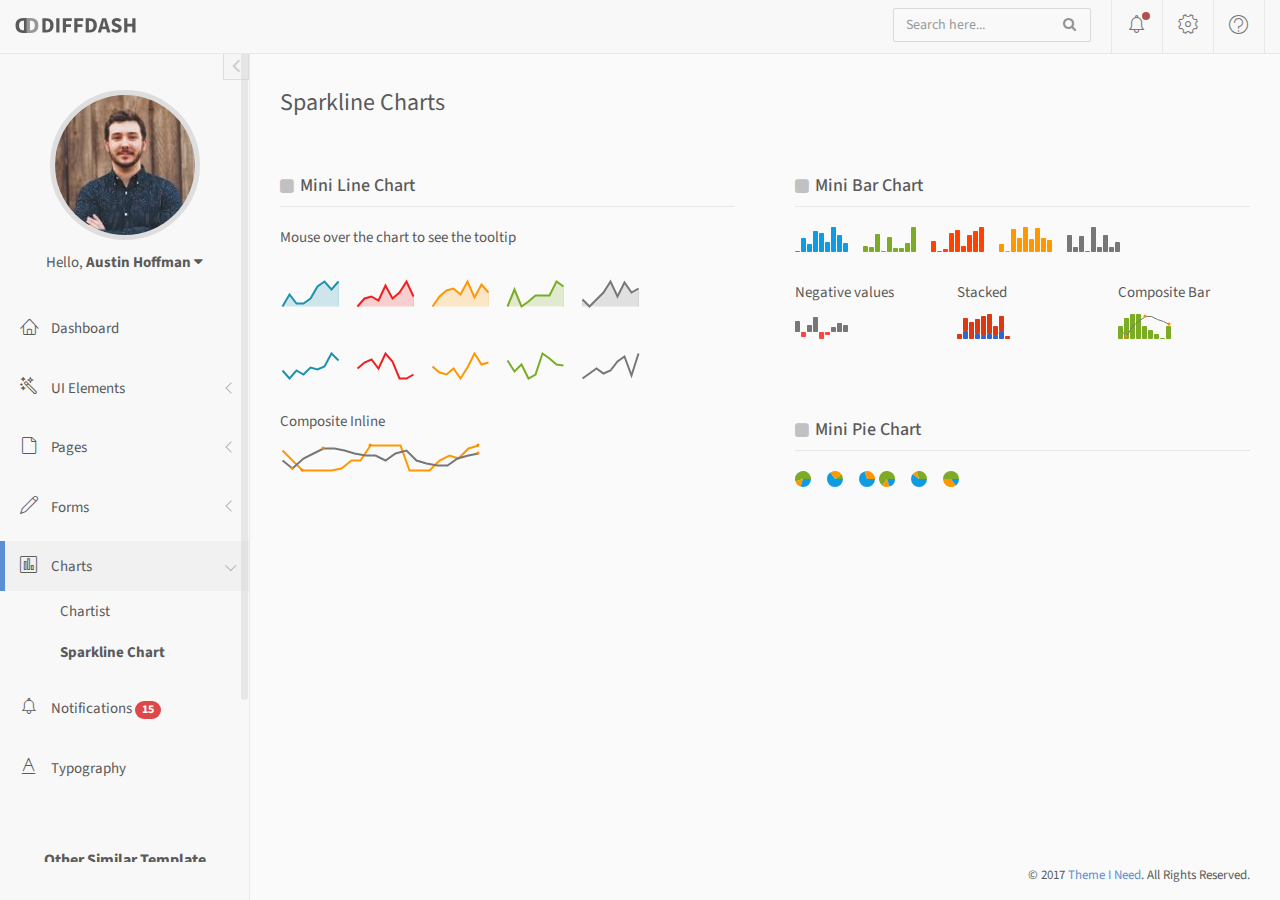
<file: css/assets14/theme/charts-sparkline.html>
<!doctype html>
<html lang="en">

<head>
	<title>Sparkline Charts | DiffDash - Free Admin Template</title>
	<meta charset="utf-8">
	<meta http-equiv="X-UA-Compatible" content="IE=edge, chrome=1">
	<meta name="viewport" content="width=device-width, initial-scale=1.0, maximum-scale=1.0, user-scalable=0">
	<!-- VENDOR CSS -->
	<link rel="stylesheet" href="assets/vendor/bootstrap/css/bootstrap.min.css">
	<link rel="stylesheet" href="assets/vendor/font-awesome/css/font-awesome.min.css">
	<link rel="stylesheet" href="assets/vendor/linearicons/style.css">
	<link rel="stylesheet" href="assets/vendor/metisMenu/metisMenu.css">
	<!-- MAIN CSS -->
	<link rel="stylesheet" href="assets/css/main.css">
	<!-- FOR DEMO PURPOSES ONLY. You should remove this in your project -->
	<link rel="stylesheet" href="assets/css/demo.css">
	<!-- GOOGLE FONTS -->
	<link href="https://fonts.googleapis.com/css?family=Source+Sans+Pro:300,400,600,700" rel="stylesheet">
	<!-- ICONS -->
	<link rel="apple-touch-icon" sizes="76x76" href="assets/img/apple-icon.png">
	<link rel="icon" type="image/png" sizes="96x96" href="assets/img/favicon.png">
</head>

<body>
	<!-- WRAPPER -->
	<div id="wrapper">
		<!-- NAVBAR -->
		<nav class="navbar navbar-default navbar-fixed-top">
			<div class="container-fluid">
				<div class="navbar-btn">
					<button type="button" class="btn-toggle-offcanvas"><i class="lnr lnr-menu"></i></button>
				</div>
				<!-- logo -->
				<div class="navbar-brand">
					<a href="index.html"><img src="assets/img/logo.png" alt="DiffDash Logo" class="img-responsive logo"></a>
				</div>
				<!-- end logo -->
				<div class="navbar-right">
					<!-- search form -->
					<form id="navbar-search" class="navbar-form search-form">
						<input value="" class="form-control" placeholder="Search here..." type="text">
						<button type="button" class="btn btn-default"><i class="fa fa-search"></i></button>
					</form>
					<!-- end search form -->
					<!-- navbar menu -->
					<div id="navbar-menu">
						<ul class="nav navbar-nav">
							<li class="dropdown">
								<a href="#" class="dropdown-toggle icon-menu" data-toggle="dropdown">
									<i class="lnr lnr-alarm"></i>
									<span class="notification-dot"></span>
								</a>
								<ul class="dropdown-menu notifications">
									<li class="header"><strong>You have 7 new notifications</strong></li>
									<li>
										<a href="#">
											<div class="media">
												<div class="media-left">
													<i class="fa fa-fw fa-flag-checkered text-muted"></i>
												</div>
												<div class="media-body">
													<p class="text">Your campaign <strong>Holiday Sale</strong> is starting to engage potential customers.</p>
													<span class="timestamp">24 minutes ago</span>
												</div>
											</div>
										</a>
									</li>
									<li>
										<a href="#">
											<div class="media">
												<div class="media-left">
													<i class="fa fa-fw fa-exclamation-triangle text-warning"></i>
												</div>
												<div class="media-body">
													<p class="text">Campaign <strong>Holiday Sale</strong> is nearly reach budget limit.</p>
													<span class="timestamp">2 hours ago</span>
												</div>
											</div>
										</a>
									</li>
									<li>
										<a href="#">
											<div class="media">
												<div class="media-left">
													<i class="fa fa-fw fa-bar-chart text-muted"></i>
												</div>
												<div class="media-body">
													<p class="text">Website visits from Facebook is 27% higher than last week.</p>
													<span class="timestamp">Yesterday</span>
												</div>
											</div>
										</a>
									</li>
									<li>
										<a href="#">
											<div class="media">
												<div class="media-left">
													<i class="fa fa-fw fa-check-circle text-success"></i>
												</div>
												<div class="media-body">
													<p class="text">Your campaign <strong>Holiday Sale</strong> is approved.</p>
													<span class="timestamp">2 days ago</span>
												</div>
											</div>
										</a>
									</li>
									<li>
										<a href="#">
											<div class="media">
												<div class="media-left">
													<i class="fa fa-fw fa-exclamation-circle text-danger"></i>
												</div>
												<div class="media-body">
													<p class="text">Error on website analytics configurations</p>
													<span class="timestamp">3 days ago</span>
												</div>
											</div>
										</a>
									</li>
									<li class="footer"><a href="#" class="more">See all notifications</a></li>
								</ul>
							</li>
							<li class="dropdown">
								<a href="#" class="dropdown-toggle icon-menu" data-toggle="dropdown">
									<i class="lnr lnr-cog"></i>
								</a>
								<ul class="dropdown-menu user-menu menu-icon">
									<li class="menu-heading">ACCOUNT SETTINGS</li>
									<li><a href="#"><i class="fa fa-fw fa-edit"></i> <span>Basic</span></a></li>
									<li><a href="#"><i class="fa fa-fw fa-bell"></i> <span>Notifications</span></a></li>
									<li><a href="#"><i class="fa fa-fw fa-sliders"></i> <span>Preferences</span></a></li>
									<li><a href="#"><i class="fa fa-fw fa-lock"></i> <span>Privacy</span></a></li>
									<li class="menu-heading">BILLING</li>
									<li><a href="#"><i class="fa fa-fw fa-file-text-o"></i> <span>Invoices</span></a></li>
									<li><a href="#"><i class="fa fa-fw fa-credit-card"></i> <span>Payments</span></a></li>
									<li><a href="#"><i class="fa fa-fw fa-refresh"></i> <span>Renewals</span></a></li>
									<li class="menu-button">
										<a href="#" class="btn btn-primary"><i class="fa fa-rocket"></i> UPGRADE PLAN</a>
									</li>
								</ul>
							</li>
							<li class="dropdown">
								<a href="#" class="dropdown-toggle icon-menu" data-toggle="dropdown">
									<i class="lnr lnr-question-circle"></i>
								</a>
								<ul class="dropdown-menu user-menu">
									<li>
										<form class="search-form help-search-form">
											<input value="" class="form-control" placeholder="How can we help?" type="text">
											<button type="button" class="btn btn-default"><i class="fa fa-search"></i></button>
										</form>
									</li>
									<li class="menu-heading">HOW-TO</li>
									<li><a href="#">Setting up Campaign</a></li>
									<li><a href="#">Understanding Website Analytics</a></li>
									<li><a href="#">Boost Your Sales</a></li>
									<li><a href="#">Knowing Your Audience</a></li>
									<li class="menu-heading">ACCOUNT</li>
									<li><a href="#">Change Password</a></li>
									<li><a href="#">Privacy &amp; Security</a></li>
									<li><a href="#">Membership</a></li>
									<li class="menu-heading">BILLING</li>
									<li><a href="#">Setup Payment</a></li>
									<li><a href="#">Auto-Renewal Program</a></li>
									<li><a href="#">Cancellation</a></li>
									<li class="menu-button">
										<a href="#" class="btn btn-primary"><i class="fa fa-question-circle"></i> HELP CENTER</a>
									</li>
								</ul>
							</li>
						</ul>
					</div>
					<!-- end navbar menu -->
				</div>
			</div>
		</nav>
		<!-- END NAVBAR -->
		<!-- LEFT SIDEBAR -->
		<div id="left-sidebar" class="sidebar">
			<button type="button" class="btn btn-xs btn-link btn-toggle-fullwidth">
				<span class="sr-only">Toggle Fullwidth</span>
				<i class="fa fa-angle-left"></i>
			</button>
			<div class="sidebar-scroll">
				<div class="user-account">
					<img src="assets/img/user.png" class="img-responsive img-circle user-photo" alt="User Profile Picture">
					<div class="dropdown">
						<a href="#" class="dropdown-toggle user-name" data-toggle="dropdown">Hello, <strong>Austin Hoffman</strong> <i class="fa fa-caret-down"></i></a>
						<ul class="dropdown-menu dropdown-menu-right account">
							<li><a href="#">My Profile</a></li>
							<li><a href="#">Messages</a></li>
							<li><a href="#">Settings</a></li>
							<li class="divider"></li>
							<li><a href="#">Logout</a></li>
						</ul>
					</div>
				</div>
				<nav id="left-sidebar-nav" class="sidebar-nav">
					<ul id="main-menu" class="metismenu">
						<li class=""><a href="index.html"><i class="lnr lnr-home"></i> <span>Dashboard</span></a></li>
						<li class="">
							<a href="#uiElements" class="has-arrow" aria-expanded="false"><i class="lnr lnr-magic-wand"></i> <span>UI Elements</span></a>
							<ul aria-expanded="true">
								<li class=""><a href="ui-tabs.html">Tabs</a></li>
								<li class=""><a href="ui-buttons.html">Buttons</a></li>
								<li class=""><a href="ui-bootstrap.html">Bootstrap UI</a></li>
								<li class=""><a href="ui-icons.html"><span>Icons</span></a></li>
							</ul>
						</li>
						<li class="">
							<a href="#subPages" class="has-arrow" aria-expanded="false"><i class="lnr lnr-file-empty"></i> <span>Pages</span></a>
							<ul aria-expanded="true">
								<li class=""><a href="page-profile.html">User Profile</a></li>
								<li class=""><a href="page-login.html">Login</a></li>
								<li class=""><a href="page-register.html">Register</a></li>
								<li class=""><a href="page-lockscreen.html">Lockscreen</a></li>
								<li class=""><a href="page-forgot-password.html">Forgot Password</a></li>
								<li class=""><a href="page-404.html">Page 404</a></li>
								<li class=""><a href="page-500.html">Page 500</a></li>
							</ul>
						</li>
						<li class="">
							<a href="#forms" class="has-arrow" aria-expanded="false"><i class="lnr lnr-pencil"></i> <span>Forms</span></a>
							<ul aria-expanded="true">
								<li class=""><a href="forms-validation.html">Form Validation</a></li>
								<li class=""><a href="forms-advanced.html">Advanced Form Elements</a></li>
								<li class=""><a href="forms-basic.html">Basic Form Elements</a></li>
								<li class=""><a href="forms-dragdropupload.html">Drag &amp; Drop Upload</a></li>
								<li class=""><a href="forms-texteditor.html">Text Editor</a></li>
							</ul>
						</li>
						<li class="active">
							<a href="#charts" class="has-arrow" aria-expanded="true"><i class="lnr lnr-chart-bars"></i> <span>Charts</span></a>
							<ul aria-expanded="true">
								<li class=""><a href="charts-chartist.html">Chartist</a></li>
								<li class="active"><a href="charts-sparkline.html">Sparkline Chart</a></li>
							</ul>
						</li>
						<li class=""><a href="notifications.html"><i class="lnr lnr-alarm"></i> <span>Notifications</span> <span class="badge bg-danger">15</span></a></li>
						<li class=""><a href="typography.html"><i class="lnr lnr-text-format"></i> <span>Typography</span></a></li>
					</ul>
				</nav>
				<div style="padding: 30px; text-align: center;">
					<h2 style="font-size: 16px; margin-bottom: 15px; font-weight: 700;">Other Similar Template</h2>
					<a href="https://www.themeineed.com/downloads/klorofil-pro-bootstrap-admin-dashboard-template/?utm_source=diffdash&utm_medium=template&utm_campaign=KlorofilPro" target="_blank"><img src="assets/img/klorofilpro.png" class="img-responsive thumbnail" alt=""></a>
					<a href="https://www.themeineed.com/downloads/klorofil-pro-bootstrap-admin-dashboard-template/?utm_source=diffdash&utm_medium=template&utm_campaign=KlorofilPro" target="_blank" class="btn btn-primary">VIEW DEMO</a>
				</div>
			</div>
		</div>
		<!-- END LEFT SIDEBAR -->
		<!-- MAIN CONTENT -->
		<div id="main-content">
			<div class="container-fluid">
				<div class="section-heading">
					<h1 class="page-title">Sparkline Charts</h1>
				</div>
				<div class="row">
					<div class="col-md-6">
						<!-- MINI LINE CHART -->
						<div class="panel-content">
							<h2 class="heading"><i class="fa fa-square"></i> Mini Line Chart</h2>
							<p class="margin-bottom-30">Mouse over the chart to see the tooltip</p>
							<span class="inlinesparkline" id="demo-sparkline-line1">26,68,35,38,53,95,114,87,114</span> &nbsp;&nbsp;&nbsp;
							<span class="inlinesparkline" id="demo-sparkline-line2">9,43,50,36,95,41,69,113,50</span> &nbsp;&nbsp;&nbsp;
							<span class="inlinesparkline" id="demo-sparkline-line3">5,43,66,73,50,102,40,92,59</span> &nbsp;&nbsp;&nbsp;
							<span class="inlinesparkline" id="demo-sparkline-line4">14,89,16,35,63,63,64,124,100</span> &nbsp;&nbsp;&nbsp;
							<span class="inlinesparkline" id="demo-sparkline-line5">38,13,36,62,98,48,93,60,75</span>
							<br>
							<br>
							<br>
							<span class="inlinesparkline" id="demo-sparkline-line6">Loading...</span> &nbsp;&nbsp;&nbsp;
							<span class="inlinesparkline" id="demo-sparkline-line7">Loading...</span> &nbsp;&nbsp;&nbsp;
							<span class="inlinesparkline" id="demo-sparkline-line8">Loading...</span> &nbsp;&nbsp;&nbsp;
							<span class="inlinesparkline" id="demo-sparkline-line9">Loading...</span> &nbsp;&nbsp;&nbsp;
							<span class="inlinesparkline" id="demo-sparkline-line10">Loading...</span>
							<div class="margin-bottom-30"></div>
							<p>Composite Inline</p>
							<span id="demo-sparkline-compositeline">8,4,0,0,0,0,1,4,4,10,10,10,10,0,0,0,4,6,5,9,10</span>
						</div>
						<!-- END MINI LINE CHART -->
					</div>
					<div class="col-md-6">
						<!-- MINI BAR CHART -->
						<div class="panel-content">
							<h2 class="heading"><i class="fa fa-square"></i> Mini Bar Chart</h2>
							<span id="mini-bar-chart1" class="mini-bar-chart"></span> &nbsp;&nbsp;&nbsp;
							<span id="mini-bar-chart2" class="mini-bar-chart"></span> &nbsp;&nbsp;&nbsp;
							<span id="mini-bar-chart3" class="mini-bar-chart"></span> &nbsp;&nbsp;&nbsp;
							<span id="mini-bar-chart4" class="mini-bar-chart"></span> &nbsp;&nbsp;&nbsp;
							<span id="mini-bar-chart5" class="mini-bar-chart"></span>
							<div class="margin-bottom-30"></div>
							<div class="row">
								<div class="col-md-4">
									<p>Negative values</p>
									<span id="mini-bar-negative" class="mini-bar-chart">25, -10, 15, 35, -15, -5, 10, 20, 15</span>
									<br>
									<br>
								</div>
								<div class="col-md-4">
									<p>Stacked</p>
									<span id="mini-bar-stacked" class="mini-bar-chart">2:4, 5:7, 2:9, 4:8, 3:10, 4:10, 3:6, 5:8, 2:3</span>
									<br>
									<br>
								</div>
								<div class="col-md-4">
									<p>Composite Bar</p>
									<span id="demo-sparkline-compositebar">4,6,7,7,4,3,2,1,4</span>
								</div>
							</div>
						</div>
						<!-- END MINI BAR CHART -->
						<!-- MINI PIE CHART -->
						<div class="panel-content">
							<h2 class="heading"><i class="fa fa-square"></i> Mini Pie Chart</h2>
							<span id="mini-pie-chart1">30, 15, 55</span> &nbsp;&nbsp;&nbsp;
							<span id="mini-pie-chart2">65, 25, 10</span> &nbsp;&nbsp;&nbsp;
							<span id="mini-pie-chart3">70, 30</span>
							<span id="mini-pie-chart4">20, 15, 65</span> &nbsp;&nbsp;&nbsp;
							<span id="mini-pie-chart5">60, 10, 30</span> &nbsp;&nbsp;&nbsp;
							<span id="mini-pie-chart6">15, 35, 50</span>
						</div>
						<!-- END MINI PIE CHART -->
					</div>
				</div>
			</div>
		</div>
		<!-- END MAIN CONTENT -->
		<div class="clearfix"></div>
		<footer>
			<p class="copyright">&copy; 2017 <a href="https://www.themeineed.com" target="_blank">Theme I Need</a>. All Rights Reserved.</p>
		</footer>
	</div>
	<!-- END WRAPPER -->
	<!-- Javascript -->
	<script src="assets/vendor/jquery/jquery.min.js"></script>
	<script src="assets/vendor/bootstrap/js/bootstrap.min.js"></script>
	<script src="assets/vendor/metisMenu/metisMenu.js"></script>
	<script src="assets/vendor/jquery-slimscroll/jquery.slimscroll.min.js"></script>
	<script src="assets/vendor/jquery-sparkline/js/jquery.sparkline.min.js"></script>
	<script src="assets/scripts/common.js"></script>
	<script>
	$(function() {

		// MINI LINE CHARTS
		var params = {
			width: '60px',
			height: '30px',
			lineWidth: '2',
			lineColor: '#1D92AF',
			fillColor: 'rgba(29,146,175,0.2) ',
			spotRadius: '2',
			highlightLineColor: '#aedaff',
			highlightSpotColor: '#71aadb',
			spotColor: false,
			minSpotColor: false,
			maxSpotColor: false,
			disableInteraction: false
		};

		// values from HTML script
		$('#demo-sparkline-line1').sparkline('html', params);
		params.lineColor = '#ef2020';
		params.fillColor = 'rgba(239,32,32,0.2)';
		$('#demo-sparkline-line2').sparkline('html', params);
		params.lineColor = '#ff9800';
		params.fillColor = 'rgba(255,152,0,0.2)';
		$('#demo-sparkline-line3').sparkline('html', params);
		params.lineColor = '#7CAC25';
		params.fillColor = 'rgba(124,172,37,0.2)';
		$('#demo-sparkline-line4').sparkline('html', params);
		params.lineColor = '#777';
		params.fillColor = 'rgba(119,119,119,0.2)';
		$('#demo-sparkline-line5').sparkline('html', params);

		// values from Javascript
		var values1 = getRandomValues();

		params.lineColor = '#1D92AF';
		params.fillColor = false;
		$('#demo-sparkline-line6').sparkline(values1[0], params);
		params.lineColor = '#ef2020';
		params.fillColor = false;
		$('#demo-sparkline-line7').sparkline(values1[1], params);
		params.lineColor = '#ff9800';
		params.fillColor = false;
		$('#demo-sparkline-line8').sparkline(values1[2], params);
		params.lineColor = '#7CAC25';
		params.fillColor = false;
		$('#demo-sparkline-line9').sparkline(values1[3], params);
		params.lineColor = '#777';
		params.fillColor = false;
		$('#demo-sparkline-line10').sparkline(values1[4], params);

		// composite line
		$('#demo-sparkline-compositeline').sparkline('html', {
			fillColor: false,
			lineColor: '#ff9800',
			width: '200px',
			height: '30px',
			lineWidth: '2',
		});

		$('#demo-sparkline-compositeline').sparkline([4, 1, 5, 7, 9, 9, 8, 7, 6, 6, 4, 7, 8, 4, 3, 2, 2, 5, 6, 7], {
			composite: true,
			fillColor: false,
			lineColor: '#777',
			lineWidth: '2',
			chartRangeMin: 0,
			chartRangeMax: 10
		});


		// MINI BAR CHART
		var values2 = getRandomValues();

		var paramsBar = {
			type: 'bar',
			barWidth: 5,
			height: 25,
			barColor: '#0E9BE2'
		};

		$('#mini-bar-chart1').sparkline(values2[0], paramsBar);
		paramsBar.barColor = '#7CAC25';
		$('#mini-bar-chart2').sparkline(values2[1], paramsBar);
		paramsBar.barColor = '#FF4402';
		$('#mini-bar-chart3').sparkline(values2[2], paramsBar);
		paramsBar.barColor = '#ff9800';
		$('#mini-bar-chart4').sparkline(values2[3], paramsBar);
		paramsBar.barColor = '#777';
		$('#mini-bar-chart5').sparkline(values2[4], paramsBar);

		// negative values;
		$('#mini-bar-negative').sparkline('html', paramsBar);

		// stacked bar
		$('#mini-bar-stacked').sparkline('html', paramsBar);

		// composite bar
		$('#demo-sparkline-compositebar').sparkline('html', {
			type: 'bar',
			barColor: '#7CAC25',
			barWidth: 5,
			height: 25,
		});

		$('#demo-sparkline-compositebar').sparkline([4, 1, 5, 7, 9, 9, 8, 7, 6], {
			composite: true,
			fillColor: false,
			lineColor: '#777',
		});


		// MINI PIE CHARTS
		var paramsPie = {
			type: "pie",
			sliceColors: ["#0E9BE2", "#ff9800", "#7CAC25"]
		};

		$('#mini-pie-chart1').sparkline('html', paramsPie);
		$('#mini-pie-chart2').sparkline('html', paramsPie);
		$('#mini-pie-chart3').sparkline('html', paramsPie);
		$('#mini-pie-chart4').sparkline('html', paramsPie);
		$('#mini-pie-chart5').sparkline('html', paramsPie);
		$('#mini-pie-chart6').sparkline('html', paramsPie);


		function getRandomValues() {
			// data setup
			var values = new Array(20);

			for (var i = 0; i < values.length; i++) {
				values[i] = [5 + randomVal(), 10 + randomVal(), 15 + randomVal(), 20 + randomVal(), 30 + randomVal(),
					35 + randomVal(), 40 + randomVal(), 45 + randomVal(), 50 + randomVal()
				];
			}

			return values;
		}

		function randomVal() {
			return Math.floor(Math.random() * 80);
		}

	});
	</script>
</body>

</html>
</file>
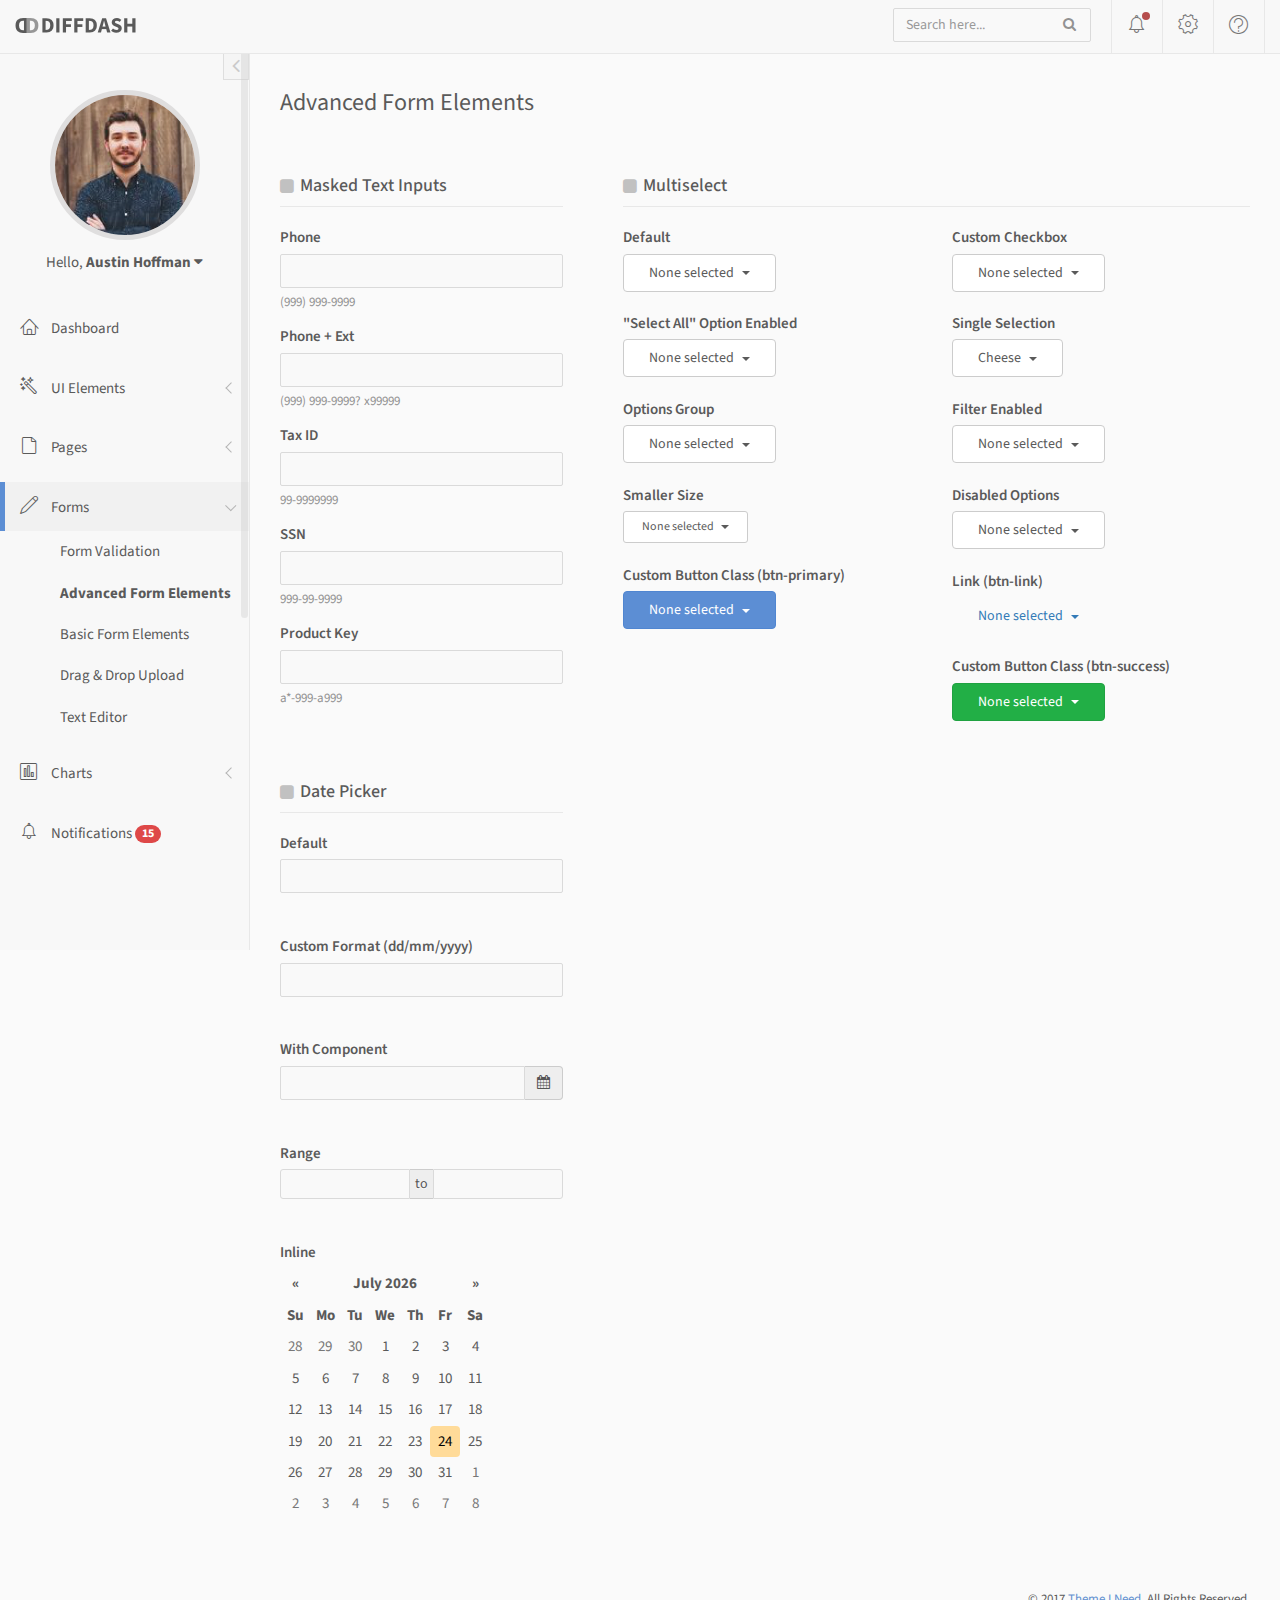
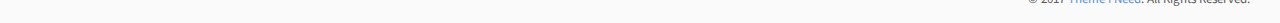
<file: css/assets14/theme/forms-advanced.html>
<!doctype html>
<html lang="en">

<head>
	<title>Advanced Form Elements | DiffDash - Free Admin Template</title>
	<meta charset="utf-8">
	<meta http-equiv="X-UA-Compatible" content="IE=edge, chrome=1">
	<meta name="viewport" content="width=device-width, initial-scale=1.0, maximum-scale=1.0, user-scalable=0">
	<!-- VENDOR CSS -->
	<link rel="stylesheet" href="assets/vendor/bootstrap/css/bootstrap.min.css">
	<link rel="stylesheet" href="assets/vendor/font-awesome/css/font-awesome.min.css">
	<link rel="stylesheet" href="assets/vendor/linearicons/style.css">
	<link rel="stylesheet" href="assets/vendor/metisMenu/metisMenu.css">
	<link rel="stylesheet" href="assets/vendor/bootstrap-multiselect/bootstrap-multiselect.css">
	<link rel="stylesheet" href="assets/vendor/bootstrap-datepicker/css/bootstrap-datepicker3.min.css">
	<!-- MAIN CSS -->
	<link rel="stylesheet" href="assets/css/main.css">
	<!-- FOR DEMO PURPOSES ONLY. You should remove this in your project -->
	<link rel="stylesheet" href="assets/css/demo.css">
	<!-- GOOGLE FONTS -->
	<link href="https://fonts.googleapis.com/css?family=Source+Sans+Pro:300,400,600,700" rel="stylesheet">
	<!-- ICONS -->
	<link rel="apple-touch-icon" sizes="76x76" href="assets/img/apple-icon.png">
	<link rel="icon" type="image/png" sizes="96x96" href="assets/img/favicon.png">
</head>

<body>
	<!-- WRAPPER -->
	<div id="wrapper">
		<!-- NAVBAR -->
		<nav class="navbar navbar-default navbar-fixed-top">
			<div class="container-fluid">
				<div class="navbar-btn">
					<button type="button" class="btn-toggle-offcanvas"><i class="lnr lnr-menu"></i></button>
				</div>
				<!-- logo -->
				<div class="navbar-brand">
					<a href="index.html"><img src="assets/img/logo.png" alt="DiffDash Logo" class="img-responsive logo"></a>
				</div>
				<!-- end logo -->
				<div class="navbar-right">
					<!-- search form -->
					<form id="navbar-search" class="navbar-form search-form">
						<input value="" class="form-control" placeholder="Search here..." type="text">
						<button type="button" class="btn btn-default"><i class="fa fa-search"></i></button>
					</form>
					<!-- end search form -->
					<!-- navbar menu -->
					<div id="navbar-menu">
						<ul class="nav navbar-nav">
							<li class="dropdown">
								<a href="#" class="dropdown-toggle icon-menu" data-toggle="dropdown">
									<i class="lnr lnr-alarm"></i>
									<span class="notification-dot"></span>
								</a>
								<ul class="dropdown-menu notifications">
									<li class="header"><strong>You have 7 new notifications</strong></li>
									<li>
										<a href="#">
											<div class="media">
												<div class="media-left">
													<i class="fa fa-fw fa-flag-checkered text-muted"></i>
												</div>
												<div class="media-body">
													<p class="text">Your campaign <strong>Holiday Sale</strong> is starting to engage potential customers.</p>
													<span class="timestamp">24 minutes ago</span>
												</div>
											</div>
										</a>
									</li>
									<li>
										<a href="#">
											<div class="media">
												<div class="media-left">
													<i class="fa fa-fw fa-exclamation-triangle text-warning"></i>
												</div>
												<div class="media-body">
													<p class="text">Campaign <strong>Holiday Sale</strong> is nearly reach budget limit.</p>
													<span class="timestamp">2 hours ago</span>
												</div>
											</div>
										</a>
									</li>
									<li>
										<a href="#">
											<div class="media">
												<div class="media-left">
													<i class="fa fa-fw fa-bar-chart text-muted"></i>
												</div>
												<div class="media-body">
													<p class="text">Website visits from Facebook is 27% higher than last week.</p>
													<span class="timestamp">Yesterday</span>
												</div>
											</div>
										</a>
									</li>
									<li>
										<a href="#">
											<div class="media">
												<div class="media-left">
													<i class="fa fa-fw fa-check-circle text-success"></i>
												</div>
												<div class="media-body">
													<p class="text">Your campaign <strong>Holiday Sale</strong> is approved.</p>
													<span class="timestamp">2 days ago</span>
												</div>
											</div>
										</a>
									</li>
									<li>
										<a href="#">
											<div class="media">
												<div class="media-left">
													<i class="fa fa-fw fa-exclamation-circle text-danger"></i>
												</div>
												<div class="media-body">
													<p class="text">Error on website analytics configurations</p>
													<span class="timestamp">3 days ago</span>
												</div>
											</div>
										</a>
									</li>
									<li class="footer"><a href="#" class="more">See all notifications</a></li>
								</ul>
							</li>
							<li class="dropdown">
								<a href="#" class="dropdown-toggle icon-menu" data-toggle="dropdown">
									<i class="lnr lnr-cog"></i>
								</a>
								<ul class="dropdown-menu user-menu menu-icon">
									<li class="menu-heading">ACCOUNT SETTINGS</li>
									<li><a href="#"><i class="fa fa-fw fa-edit"></i> <span>Basic</span></a></li>
									<li><a href="#"><i class="fa fa-fw fa-bell"></i> <span>Notifications</span></a></li>
									<li><a href="#"><i class="fa fa-fw fa-sliders"></i> <span>Preferences</span></a></li>
									<li><a href="#"><i class="fa fa-fw fa-lock"></i> <span>Privacy</span></a></li>
									<li class="menu-heading">BILLING</li>
									<li><a href="#"><i class="fa fa-fw fa-file-text-o"></i> <span>Invoices</span></a></li>
									<li><a href="#"><i class="fa fa-fw fa-credit-card"></i> <span>Payments</span></a></li>
									<li><a href="#"><i class="fa fa-fw fa-refresh"></i> <span>Renewals</span></a></li>
									<li class="menu-button">
										<a href="#" class="btn btn-primary"><i class="fa fa-rocket"></i> UPGRADE PLAN</a>
									</li>
								</ul>
							</li>
							<li class="dropdown">
								<a href="#" class="dropdown-toggle icon-menu" data-toggle="dropdown">
									<i class="lnr lnr-question-circle"></i>
								</a>
								<ul class="dropdown-menu user-menu">
									<li>
										<form class="search-form help-search-form">
											<input value="" class="form-control" placeholder="How can we help?" type="text">
											<button type="button" class="btn btn-default"><i class="fa fa-search"></i></button>
										</form>
									</li>
									<li class="menu-heading">HOW-TO</li>
									<li><a href="#">Setting up Campaign</a></li>
									<li><a href="#">Understanding Website Analytics</a></li>
									<li><a href="#">Boost Your Sales</a></li>
									<li><a href="#">Knowing Your Audience</a></li>
									<li class="menu-heading">ACCOUNT</li>
									<li><a href="#">Change Password</a></li>
									<li><a href="#">Privacy &amp; Security</a></li>
									<li><a href="#">Membership</a></li>
									<li class="menu-heading">BILLING</li>
									<li><a href="#">Setup Payment</a></li>
									<li><a href="#">Auto-Renewal Program</a></li>
									<li><a href="#">Cancellation</a></li>
									<li class="menu-button">
										<a href="#" class="btn btn-primary"><i class="fa fa-question-circle"></i> HELP CENTER</a>
									</li>
								</ul>
							</li>
						</ul>
					</div>
					<!-- end navbar menu -->
				</div>
			</div>
		</nav>
		<!-- END NAVBAR -->
		<!-- LEFT SIDEBAR -->
		<div id="left-sidebar" class="sidebar">
			<button type="button" class="btn btn-xs btn-link btn-toggle-fullwidth">
				<span class="sr-only">Toggle Fullwidth</span>
				<i class="fa fa-angle-left"></i>
			</button>
			<div class="sidebar-scroll">
				<div class="user-account">
					<img src="assets/img/user.png" class="img-responsive img-circle user-photo" alt="User Profile Picture">
					<div class="dropdown">
						<a href="#" class="dropdown-toggle user-name" data-toggle="dropdown">Hello, <strong>Austin Hoffman</strong> <i class="fa fa-caret-down"></i></a>
						<ul class="dropdown-menu dropdown-menu-right account">
							<li><a href="#">My Profile</a></li>
							<li><a href="#">Messages</a></li>
							<li><a href="#">Settings</a></li>
							<li class="divider"></li>
							<li><a href="#">Logout</a></li>
						</ul>
					</div>
				</div>
				<nav id="left-sidebar-nav" class="sidebar-nav">
					<ul id="main-menu" class="metismenu">
						<li class=""><a href="index.html"><i class="lnr lnr-home"></i> <span>Dashboard</span></a></li>
						<li class="">
							<a href="#uiElements" class="has-arrow" aria-expanded="false"><i class="lnr lnr-magic-wand"></i> <span>UI Elements</span></a>
							<ul aria-expanded="true">
								<li class=""><a href="ui-tabs.html">Tabs</a></li>
								<li class=""><a href="ui-buttons.html">Buttons</a></li>
								<li class=""><a href="ui-bootstrap.html">Bootstrap UI</a></li>
								<li class=""><a href="ui-icons.html"><span>Icons</span></a></li>
							</ul>
						</li>
						<li class="">
							<a href="#subPages" class="has-arrow" aria-expanded="false"><i class="lnr lnr-file-empty"></i> <span>Pages</span></a>
							<ul aria-expanded="true">
								<li class=""><a href="page-profile.html">User Profile</a></li>
								<li class=""><a href="page-login.html">Login</a></li>
								<li class=""><a href="page-register.html">Register</a></li>
								<li class=""><a href="page-lockscreen.html">Lockscreen</a></li>
								<li class=""><a href="page-forgot-password.html">Forgot Password</a></li>
								<li class=""><a href="page-404.html">Page 404</a></li>
								<li class=""><a href="page-500.html">Page 500</a></li>
							</ul>
						</li>
						<li class="active">
							<a href="#forms" class="has-arrow" aria-expanded="true"><i class="lnr lnr-pencil"></i> <span>Forms</span></a>
							<ul aria-expanded="true">
								<li class=""><a href="forms-validation.html">Form Validation</a></li>
								<li class="active"><a href="forms-advanced.html">Advanced Form Elements</a></li>
								<li class=""><a href="forms-basic.html">Basic Form Elements</a></li>
								<li class=""><a href="forms-dragdropupload.html">Drag &amp; Drop Upload</a></li>
								<li class=""><a href="forms-texteditor.html">Text Editor</a></li>
							</ul>
						</li>
						<li class="">
							<a href="#charts" class="has-arrow" aria-expanded="false"><i class="lnr lnr-chart-bars"></i> <span>Charts</span></a>
							<ul aria-expanded="true">
								<li class=""><a href="charts-chartist.html">Chartist</a></li>
								<li class=""><a href="charts-sparkline.html">Sparkline Chart</a></li>
							</ul>
						</li>
						<li class=""><a href="notifications.html"><i class="lnr lnr-alarm"></i> <span>Notifications</span> <span class="badge bg-danger">15</span></a></li>
						<li class=""><a href="typography.html"><i class="lnr lnr-text-format"></i> <span>Typography</span></a></li>
					</ul>
				</nav>
				<div style="padding: 30px; text-align: center;">
					<h2 style="font-size: 16px; margin-bottom: 15px; font-weight: 700;">Other Similar Template</h2>
					<a href="https://www.themeineed.com/downloads/klorofil-pro-bootstrap-admin-dashboard-template/?utm_source=diffdash&utm_medium=template&utm_campaign=KlorofilPro" target="_blank"><img src="assets/img/klorofilpro.png" class="img-responsive thumbnail" alt=""></a>
					<a href="https://www.themeineed.com/downloads/klorofil-pro-bootstrap-admin-dashboard-template/?utm_source=diffdash&utm_medium=template&utm_campaign=KlorofilPro" target="_blank" class="btn btn-primary">VIEW DEMO</a>
				</div>
			</div>
		</div>
		<!-- END LEFT SIDEBAR -->
		<!-- MAIN CONTENT -->
		<div id="main-content">
			<div class="container-fluid">
				<div class="section-heading">
					<h1 class="page-title">Advanced Form Elements</h1>
				</div>
				<div class="row">
					<div class="col-md-4">
						<div class="panel-content">
							<h2 class="heading"><i class="fa fa-square"></i> Masked Text Inputs</h2>
							<div class="form-group">
								<label for="phone" class="control-label">Phone</label>
								<input type="text" id="phone" class="form-control">
								<span class="help-block">(999) 999-9999</span>
							</div>
							<div class="form-group">
								<label for="phone-ex" class="control-label">Phone + Ext</label>
								<input type="text" id="phone-ex" class="form-control">
								<span class="help-block">(999) 999-9999? x99999</span>
							</div>
							<div class="form-group">
								<label for="tax-id" class="control-label">Tax ID</label>
								<input type="text" id="tax-id" class="form-control">
								<span class="help-block">99-9999999</span>
							</div>
							<div class="form-group">
								<label for="ssn" class="control-label">SSN</label>
								<input type="text" id="ssn" class="form-control">
								<span class="help-block">999-99-9999</span>
							</div>
							<div class="form-group">
								<label for="product-key" class="control-label">Product Key</label>
								<input type="text" id="product-key" class="form-control">
								<span class="help-block">a*-999-a999</span>
							</div>
						</div>
					</div>
					<div class="col-md-8">
						<div class="panel-content">
							<h2 class="heading"><i class="fa fa-square"></i> Multiselect</h2>
							<div class="row">
								<div class="col-md-6">
									<label>Default</label>
									<br>
									<select id="multiselect1" name="multiselect1[]" class="multiselect" multiple="multiple">
										<option value="cheese">Cheese</option>
										<option value="tomatoes">Tomatoes</option>
										<option value="mozarella">Mozzarella</option>
										<option value="mushrooms">Mushrooms</option>
										<option value="pepperoni">Pepperoni</option>
										<option value="onions">Onions</option>
									</select>
									<br>
									<br>
									<label>"Select All" Option Enabled</label>
									<br>
									<select id="multiselect3-all" name="multiselect3[]" class="multiselect multiselect-custom" multiple="multiple">
										<option value="multiselect-all">Select All</option>
										<option value="cheese">Cheese</option>
										<option value="tomatoes">Tomatoes</option>
										<option value="mozarella">Mozzarella</option>
										<option value="mushrooms">Mushrooms</option>
										<option value="pepperoni">Pepperoni</option>
										<option value="onions">Onions</option>
									</select>
									<br>
									<br>
									<label>Options Group</label>
									<br>
									<select id="multiselect5" name="multiselect5" class="multiselect-custom" multiple="multiple">
										<optgroup label="Mathematics">
											<option value="analysis">Analysis</option>
											<option value="algebra">Linear Algebra</option>
											<option value="discrete">Discrete Mathematics</option>
											<option value="numerical">Numerical Analysis</option>
											<option value="probability">Probability Theory</option>
										</optgroup>
										<optgroup label="Computer Science">
											<option value="programming">Introduction to Programming</option>
											<option value="automata">Automata Theory</option>
											<option value="complexity">Complexity Theory</option>
											<option value="software">Software Engineering</option>
										</optgroup>
									</select>
									<br>
									<br>
									<label>Smaller Size</label>
									<br>
									<select id="multiselect-size" name="multiselect7[]" class="multiselect multiselect-custom" multiple="multiple">
										<option value="cheese">Cheese</option>
										<option value="tomatoes">Tomatoes</option>
										<option value="mozarella">Mozzarella</option>
									</select>
									<br>
									<br>
									<label>Custom Button Class (btn-primary)</label>
									<br>
									<select id="multiselect-color" name="multiselect9[]" class="multiselect multiselect-custom" multiple="multiple">
										<option value="cheese">Cheese</option>
										<option value="tomatoes">Tomatoes</option>
										<option value="mozarella">Mozzarella</option>
									</select>
								</div>
								<div class="col-md-6">
									<label>Custom Checkbox</label>
									<br>
									<select id="multiselect2" name="multiselect2[]" class="multiselect multiselect-custom" multiple="multiple">
										<option value="cheese">Cheese</option>
										<option value="tomatoes">Tomatoes</option>
										<option value="mozarella">Mozzarella</option>
										<option value="mushrooms">Mushrooms</option>
										<option value="pepperoni">Pepperoni</option>
										<option value="onions">Onions</option>
									</select>
									<br>
									<br>
									<label>Single Selection</label>
									<br>
									<select id="single-selection" name="single_selection" class="multiselect multiselect-custom">
										<option value="cheese">Cheese</option>
										<option value="tomatoes">Tomatoes</option>
										<option value="mozarella">Mozzarella</option>
										<option value="mushrooms">Mushrooms</option>
										<option value="pepperoni">Pepperoni</option>
										<option value="onions">Onions</option>
									</select>
									<br>
									<br>
									<label>Filter Enabled</label>
									<br>
									<select id="multiselect4-filter" name="multiselect4[]" class="multiselect multiselect-custom" multiple="multiple">
										<option value="bootstrap">Bootstrap</option>
										<option value="bootstrap-marketplace">Bootstrap Marketplace</option>
										<option value="bootstrap-theme">Bootstrap Theme</option>
										<option value="html">HTML</option>
										<option value="html-template">HTML Template</option>
										<option value="wp-marketplace">WordPress Marketplace</option>
										<option value="wp-plugin">WordPress Plugin</option>
										<option value="wp-theme">WordPress Theme</option>
									</select>
									<br>
									<br>
									<label>Disabled Options</label>
									<br>
									<select id="multiselect6" name="multiselect6[]" class="multiselect multiselect-custom" multiple="multiple">
										<option value="cheese">Cheese</option>
										<option value="tomatoes">Tomatoes</option>
										<option value="mozarella">Mozzarella</option>
										<option value="mushrooms" disabled="disabled">Mushrooms</option>
										<option value="pepperoni" disabled="disabled">Pepperoni</option>
										<option value="onions" disabled="disabled">Onions</option>
									</select>
									<br>
									<br>
									<label>Link (btn-link)</label>
									<br>
									<select id="multiselect-link" name="multiselect8[]" class="multiselect multiselect-custom" multiple="multiple">
										<option value="cheese">Cheese</option>
										<option value="tomatoes">Tomatoes</option>
										<option value="mozarella">Mozzarella</option>
									</select>
									<br>
									<br>
									<label>Custom Button Class (btn-success)</label>
									<br>
									<select id="multiselect-color2" name="multiselect10[]" class="multiselect multiselect-custom" multiple="multiple">
										<option value="cheese">Cheese</option>
										<option value="tomatoes">Tomatoes</option>
										<option value="mozarella">Mozzarella</option>
									</select>
								</div>
							</div>
						</div>
					</div>
				</div>
				<div class="row">
					<div class="col-md-4">
						<div class="panel-content">
							<h2 class="heading"><i class="fa fa-square"></i> Date Picker</h2>
							<label>Default</label>
							<br>
							<input data-provide="datepicker" data-date-autoclose="true" class="form-control">
							<br>
							<br>
							<label>Custom Format (dd/mm/yyyy)</label>
							<br>
							<input data-provide="datepicker" data-date-autoclose="true" class="form-control" data-date-format="dd/mm/yyyy">
							<br>
							<br>
							<label>With Component</label>
							<br>
							<div class="input-group date" data-date-autoclose="true" data-provide="datepicker">
								<input type="text" class="form-control">
								<span class="input-group-addon"><i class="fa fa-calendar"></i></span>
							</div>
							<br>
							<br>
							<label>Range</label>
							<br>
							<div class="input-daterange input-group" data-provide="datepicker">
								<input type="text" class="input-sm form-control" name="start">
								<span class="input-group-addon">to</span>
								<input type="text" class="input-sm form-control" name="end">
							</div>
							<br>
							<br>
							<label>Inline</label>
							<br>
							<div class="inline-datepicker"></div>
						</div>
					</div>
					<div class="col-md-4"></div>
					<div class="col-md-4"></div>
				</div>
			</div>
		</div>
		<!-- END MAIN CONTENT -->
		<div class="clearfix"></div>
		<footer>
			<p class="copyright">&copy; 2017 <a href="https://www.themeineed.com" target="_blank">Theme I Need</a>. All Rights Reserved.</p>
		</footer>
	</div>
	<!-- END WRAPPER -->
	<!-- Javascript -->
	<script src="assets/vendor/jquery/jquery.min.js"></script>
	<script src="assets/vendor/bootstrap/js/bootstrap.min.js"></script>
	<script src="assets/vendor/metisMenu/metisMenu.js"></script>
	<script src="assets/vendor/jquery-slimscroll/jquery.slimscroll.min.js"></script>
	<script src="assets/vendor/bootstrap-multiselect/bootstrap-multiselect.js"></script>
	<script src="assets/vendor/jquery.maskedinput/jquery.maskedinput.min.js"></script>
	<script src="assets/vendor/bootstrap-datepicker/js/bootstrap-datepicker.min.js"></script>
	<script src="assets/scripts/common.js"></script>
	<script>
	$(function() {

		// Masked Inputs
		$('#phone').mask('(999) 999-9999');
		$('#phone-ex').mask('(999) 999-9999? x99999');
		$('#tax-id').mask('99-9999999');
		$('#ssn').mask('999-99-9999');
		$('#product-key').mask('a*-999-a999');


		// Multiselect
		$('#multiselect1, #multiselect2, #single-selection, #multiselect5, #multiselect6').multiselect({
			maxHeight: 300
		});

		$('#multiselect3-all').multiselect({
			includeSelectAllOption: true,
		});

		$('#multiselect4-filter').multiselect({
			enableFiltering: true,
			enableCaseInsensitiveFiltering: true,
			maxHeight: 200
		});

		$('#multiselect-size').multiselect({
			buttonClass: 'btn btn-default btn-sm'
		});

		$('#multiselect-link').multiselect({
			buttonClass: 'btn btn-link'
		});

		$('#multiselect-color').multiselect({
			buttonClass: 'btn btn-primary'
		});

		$('#multiselect-color2').multiselect({
			buttonClass: 'btn btn-success'
		});


		// Date picker
		$('.inline-datepicker').datepicker({
			todayHighlight: true
		});

	});
	</script>
</body>

</html>
</file>
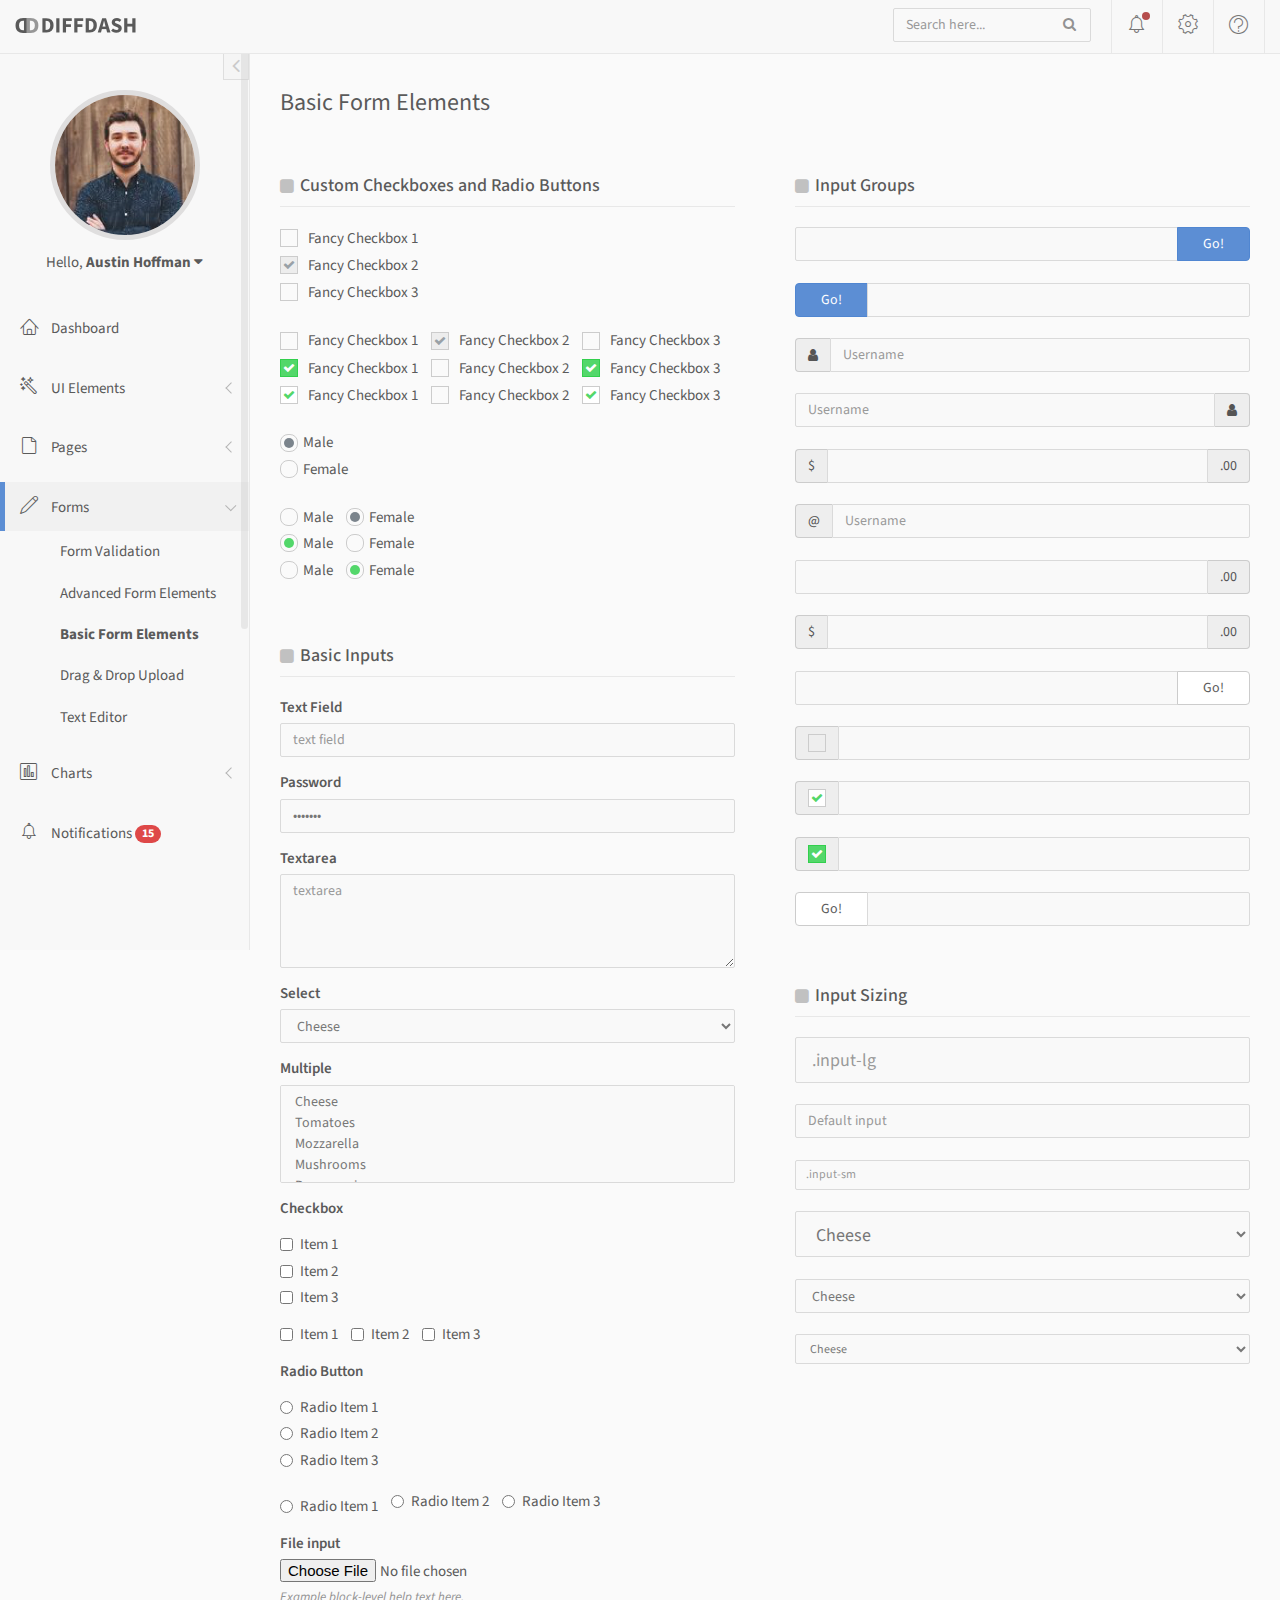
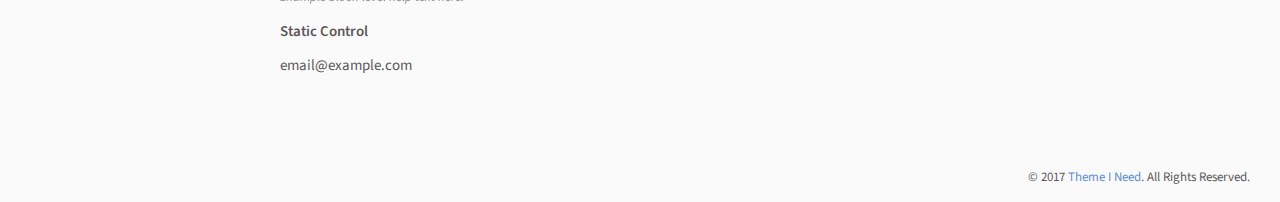
<file: css/assets14/theme/forms-basic.html>
<!doctype html>
<html lang="en">

<head>
	<title>Basic Form Elements | DiffDash - Free Admin Template</title>
	<meta charset="utf-8">
	<meta http-equiv="X-UA-Compatible" content="IE=edge, chrome=1">
	<meta name="viewport" content="width=device-width, initial-scale=1.0, maximum-scale=1.0, user-scalable=0">
	<!-- VENDOR CSS -->
	<link rel="stylesheet" href="assets/vendor/bootstrap/css/bootstrap.min.css">
	<link rel="stylesheet" href="assets/vendor/font-awesome/css/font-awesome.min.css">
	<link rel="stylesheet" href="assets/vendor/linearicons/style.css">
	<link rel="stylesheet" href="assets/vendor/metisMenu/metisMenu.css">
	<!-- MAIN CSS -->
	<link rel="stylesheet" href="assets/css/main.css">
	<!-- FOR DEMO PURPOSES ONLY. You should remove this in your project -->
	<link rel="stylesheet" href="assets/css/demo.css">
	<!-- GOOGLE FONTS -->
	<link href="https://fonts.googleapis.com/css?family=Source+Sans+Pro:300,400,600,700" rel="stylesheet">
	<!-- ICONS -->
	<link rel="apple-touch-icon" sizes="76x76" href="assets/img/apple-icon.png">
	<link rel="icon" type="image/png" sizes="96x96" href="assets/img/favicon.png">
</head>

<body>
	<!-- WRAPPER -->
	<div id="wrapper">
		<!-- NAVBAR -->
		<nav class="navbar navbar-default navbar-fixed-top">
			<div class="container-fluid">
				<div class="navbar-btn">
					<button type="button" class="btn-toggle-offcanvas"><i class="lnr lnr-menu"></i></button>
				</div>
				<!-- logo -->
				<div class="navbar-brand">
					<a href="index.html"><img src="assets/img/logo.png" alt="DiffDash Logo" class="img-responsive logo"></a>
				</div>
				<!-- end logo -->
				<div class="navbar-right">
					<!-- search form -->
					<form id="navbar-search" class="navbar-form search-form">
						<input value="" class="form-control" placeholder="Search here..." type="text">
						<button type="button" class="btn btn-default"><i class="fa fa-search"></i></button>
					</form>
					<!-- end search form -->
					<!-- navbar menu -->
					<div id="navbar-menu">
						<ul class="nav navbar-nav">
							<li class="dropdown">
								<a href="#" class="dropdown-toggle icon-menu" data-toggle="dropdown">
									<i class="lnr lnr-alarm"></i>
									<span class="notification-dot"></span>
								</a>
								<ul class="dropdown-menu notifications">
									<li class="header"><strong>You have 7 new notifications</strong></li>
									<li>
										<a href="#">
											<div class="media">
												<div class="media-left">
													<i class="fa fa-fw fa-flag-checkered text-muted"></i>
												</div>
												<div class="media-body">
													<p class="text">Your campaign <strong>Holiday Sale</strong> is starting to engage potential customers.</p>
													<span class="timestamp">24 minutes ago</span>
												</div>
											</div>
										</a>
									</li>
									<li>
										<a href="#">
											<div class="media">
												<div class="media-left">
													<i class="fa fa-fw fa-exclamation-triangle text-warning"></i>
												</div>
												<div class="media-body">
													<p class="text">Campaign <strong>Holiday Sale</strong> is nearly reach budget limit.</p>
													<span class="timestamp">2 hours ago</span>
												</div>
											</div>
										</a>
									</li>
									<li>
										<a href="#">
											<div class="media">
												<div class="media-left">
													<i class="fa fa-fw fa-bar-chart text-muted"></i>
												</div>
												<div class="media-body">
													<p class="text">Website visits from Facebook is 27% higher than last week.</p>
													<span class="timestamp">Yesterday</span>
												</div>
											</div>
										</a>
									</li>
									<li>
										<a href="#">
											<div class="media">
												<div class="media-left">
													<i class="fa fa-fw fa-check-circle text-success"></i>
												</div>
												<div class="media-body">
													<p class="text">Your campaign <strong>Holiday Sale</strong> is approved.</p>
													<span class="timestamp">2 days ago</span>
												</div>
											</div>
										</a>
									</li>
									<li>
										<a href="#">
											<div class="media">
												<div class="media-left">
													<i class="fa fa-fw fa-exclamation-circle text-danger"></i>
												</div>
												<div class="media-body">
													<p class="text">Error on website analytics configurations</p>
													<span class="timestamp">3 days ago</span>
												</div>
											</div>
										</a>
									</li>
									<li class="footer"><a href="#" class="more">See all notifications</a></li>
								</ul>
							</li>
							<li class="dropdown">
								<a href="#" class="dropdown-toggle icon-menu" data-toggle="dropdown">
									<i class="lnr lnr-cog"></i>
								</a>
								<ul class="dropdown-menu user-menu menu-icon">
									<li class="menu-heading">ACCOUNT SETTINGS</li>
									<li><a href="#"><i class="fa fa-fw fa-edit"></i> <span>Basic</span></a></li>
									<li><a href="#"><i class="fa fa-fw fa-bell"></i> <span>Notifications</span></a></li>
									<li><a href="#"><i class="fa fa-fw fa-sliders"></i> <span>Preferences</span></a></li>
									<li><a href="#"><i class="fa fa-fw fa-lock"></i> <span>Privacy</span></a></li>
									<li class="menu-heading">BILLING</li>
									<li><a href="#"><i class="fa fa-fw fa-file-text-o"></i> <span>Invoices</span></a></li>
									<li><a href="#"><i class="fa fa-fw fa-credit-card"></i> <span>Payments</span></a></li>
									<li><a href="#"><i class="fa fa-fw fa-refresh"></i> <span>Renewals</span></a></li>
									<li class="menu-button">
										<a href="#" class="btn btn-primary"><i class="fa fa-rocket"></i> UPGRADE PLAN</a>
									</li>
								</ul>
							</li>
							<li class="dropdown">
								<a href="#" class="dropdown-toggle icon-menu" data-toggle="dropdown">
									<i class="lnr lnr-question-circle"></i>
								</a>
								<ul class="dropdown-menu user-menu">
									<li>
										<form class="search-form help-search-form">
											<input value="" class="form-control" placeholder="How can we help?" type="text">
											<button type="button" class="btn btn-default"><i class="fa fa-search"></i></button>
										</form>
									</li>
									<li class="menu-heading">HOW-TO</li>
									<li><a href="#">Setting up Campaign</a></li>
									<li><a href="#">Understanding Website Analytics</a></li>
									<li><a href="#">Boost Your Sales</a></li>
									<li><a href="#">Knowing Your Audience</a></li>
									<li class="menu-heading">ACCOUNT</li>
									<li><a href="#">Change Password</a></li>
									<li><a href="#">Privacy &amp; Security</a></li>
									<li><a href="#">Membership</a></li>
									<li class="menu-heading">BILLING</li>
									<li><a href="#">Setup Payment</a></li>
									<li><a href="#">Auto-Renewal Program</a></li>
									<li><a href="#">Cancellation</a></li>
									<li class="menu-button">
										<a href="#" class="btn btn-primary"><i class="fa fa-question-circle"></i> HELP CENTER</a>
									</li>
								</ul>
							</li>
						</ul>
					</div>
					<!-- end navbar menu -->
				</div>
			</div>
		</nav>
		<!-- END NAVBAR -->
		<!-- LEFT SIDEBAR -->
		<div id="left-sidebar" class="sidebar">
			<button type="button" class="btn btn-xs btn-link btn-toggle-fullwidth">
				<span class="sr-only">Toggle Fullwidth</span>
				<i class="fa fa-angle-left"></i>
			</button>
			<div class="sidebar-scroll">
				<div class="user-account">
					<img src="assets/img/user.png" class="img-responsive img-circle user-photo" alt="User Profile Picture">
					<div class="dropdown">
						<a href="#" class="dropdown-toggle user-name" data-toggle="dropdown">Hello, <strong>Austin Hoffman</strong> <i class="fa fa-caret-down"></i></a>
						<ul class="dropdown-menu dropdown-menu-right account">
							<li><a href="#">My Profile</a></li>
							<li><a href="#">Messages</a></li>
							<li><a href="#">Settings</a></li>
							<li class="divider"></li>
							<li><a href="#">Logout</a></li>
						</ul>
					</div>
				</div>
				<nav id="left-sidebar-nav" class="sidebar-nav">
					<ul id="main-menu" class="metismenu">
						<li class=""><a href="index.html"><i class="lnr lnr-home"></i> <span>Dashboard</span></a></li>
						<li class="">
							<a href="#uiElements" class="has-arrow" aria-expanded="false"><i class="lnr lnr-magic-wand"></i> <span>UI Elements</span></a>
							<ul aria-expanded="true">
								<li class=""><a href="ui-tabs.html">Tabs</a></li>
								<li class=""><a href="ui-buttons.html">Buttons</a></li>
								<li class=""><a href="ui-bootstrap.html">Bootstrap UI</a></li>
								<li class=""><a href="ui-icons.html"><span>Icons</span></a></li>
							</ul>
						</li>
						<li class="">
							<a href="#subPages" class="has-arrow" aria-expanded="false"><i class="lnr lnr-file-empty"></i> <span>Pages</span></a>
							<ul aria-expanded="true">
								<li class=""><a href="page-profile.html">User Profile</a></li>
								<li class=""><a href="page-login.html">Login</a></li>
								<li class=""><a href="page-register.html">Register</a></li>
								<li class=""><a href="page-lockscreen.html">Lockscreen</a></li>
								<li class=""><a href="page-forgot-password.html">Forgot Password</a></li>
								<li class=""><a href="page-404.html">Page 404</a></li>
								<li class=""><a href="page-500.html">Page 500</a></li>
							</ul>
						</li>
						<li class="active">
							<a href="#forms" class="has-arrow" aria-expanded="true"><i class="lnr lnr-pencil"></i> <span>Forms</span></a>
							<ul aria-expanded="true">
								<li class=""><a href="forms-validation.html">Form Validation</a></li>
								<li class=""><a href="forms-advanced.html">Advanced Form Elements</a></li>
								<li class="active"><a href="forms-basic.html">Basic Form Elements</a></li>
								<li class=""><a href="forms-dragdropupload.html">Drag &amp; Drop Upload</a></li>
								<li class=""><a href="forms-texteditor.html">Text Editor</a></li>
							</ul>
						</li>
						<li class="">
							<a href="#charts" class="has-arrow" aria-expanded="false"><i class="lnr lnr-chart-bars"></i> <span>Charts</span></a>
							<ul aria-expanded="true">
								<li class=""><a href="charts-chartist.html">Chartist</a></li>
								<li class=""><a href="charts-sparkline.html">Sparkline Chart</a></li>
							</ul>
						</li>
						<li class=""><a href="notifications.html"><i class="lnr lnr-alarm"></i> <span>Notifications</span> <span class="badge bg-danger">15</span></a></li>
						<li class=""><a href="typography.html"><i class="lnr lnr-text-format"></i> <span>Typography</span></a></li>
					</ul>
				</nav>
				<div style="padding: 30px; text-align: center;">
					<h2 style="font-size: 16px; margin-bottom: 15px; font-weight: 700;">Other Similar Template</h2>
					<a href="https://www.themeineed.com/downloads/klorofil-pro-bootstrap-admin-dashboard-template/?utm_source=diffdash&utm_medium=template&utm_campaign=KlorofilPro" target="_blank"><img src="assets/img/klorofilpro.png" class="img-responsive thumbnail" alt=""></a>
					<a href="https://www.themeineed.com/downloads/klorofil-pro-bootstrap-admin-dashboard-template/?utm_source=diffdash&utm_medium=template&utm_campaign=KlorofilPro" target="_blank" class="btn btn-primary">VIEW DEMO</a>
				</div>
			</div>
		</div>
		<!-- END LEFT SIDEBAR -->
		<!-- MAIN CONTENT -->
		<div id="main-content">
			<div class="container-fluid">
				<div class="section-heading">
					<h1 class="page-title">Basic Form Elements</h1>
				</div>
				<div class="row">
					<div class="col-md-6">
						<div class="panel-content">
							<h2 class="heading"><i class="fa fa-square"></i> Custom Checkboxes and Radio Buttons</h2>
							<div class="fancy-checkbox">
								<label>
									<input type="checkbox"><span>Fancy Checkbox 1</span></label>
							</div>
							<div class="fancy-checkbox">
								<label>
									<input type="checkbox" checked><span>Fancy Checkbox 2</span></label>
							</div>
							<div class="fancy-checkbox">
								<label>
									<input type="checkbox"><span>Fancy Checkbox 3</span></label>
							</div>
							<br>
							<label class="fancy-checkbox">
								<input type="checkbox"><span>Fancy Checkbox 1</span></label>
							<label class="fancy-checkbox">
								<input type="checkbox" checked><span>Fancy Checkbox 2</span></label>
							<label class="fancy-checkbox">
								<input type="checkbox"><span>Fancy Checkbox 3</span></label>
							<br>
							<label class="fancy-checkbox custom-bgcolor-green">
								<input type="checkbox" checked><span>Fancy Checkbox 1</span></label>
							<label class="fancy-checkbox custom-bgcolor-green">
								<input type="checkbox"><span>Fancy Checkbox 2</span></label>
							<label class="fancy-checkbox custom-bgcolor-green">
								<input type="checkbox" checked><span>Fancy Checkbox 3</span></label>
							<br>
							<label class="fancy-checkbox custom-color-green">
								<input type="checkbox" checked><span>Fancy Checkbox 1</span></label>
							<label class="fancy-checkbox custom-color-green">
								<input type="checkbox"><span>Fancy Checkbox 2</span></label>
							<label class="fancy-checkbox custom-color-green">
								<input type="checkbox" checked><span>Fancy Checkbox 3</span></label>
							<br>
							<br>
							<div class="fancy-radio">
								<label>
									<input name="gender" value="male" type="radio" checked><span><i></i>Male</span></label>
							</div>
							<div class="fancy-radio">
								<label>
									<input name="gender" value="female" type="radio"><span><i></i>Female</span></label>
							</div>
							<br>
							<label class="fancy-radio">
								<input name="gender2" value="male" type="radio"><span><i></i>Male</span></label>
							<label class="fancy-radio">
								<input name="gender2" value="female" type="radio" checked><span><i></i>Female</span></label>
							<br>
							<label class="fancy-radio custom-color-green">
								<input name="gender3" value="male" type="radio" checked><span><i></i>Male</span></label>
							<label class="fancy-radio custom-color-green">
								<input name="gender3" value="female" type="radio"><span><i></i>Female</span></label>
							<br>
							<label class="fancy-radio custom-color-green">
								<input name="gender4" value="male" type="radio"><span><i></i>Male</span></label>
							<label class="fancy-radio custom-color-green">
								<input name="gender4" value="female" type="radio" checked><span><i></i>Female</span></label>
						</div>
						<div class="panel-content">
							<h2 class="heading"><i class="fa fa-square"></i> Basic Inputs</h2>
							<div class="form-group">
								<label class="control-label">Text Field</label>
								<input type="text" class="form-control" placeholder="text field">
							</div>
							<div class="form-group">
								<label class="control-label">Password</label>
								<input type="password" class="form-control" value="asecret">
							</div>
							<div class="form-group">
								<label class="control-label">Textarea</label>
								<textarea class="form-control" placeholder="textarea" rows="4"></textarea>
							</div>
							<div class="form-group">
								<label class="control-label">Select</label>
								<select class="form-control">
									<option value="cheese">Cheese</option>
									<option value="tomatoes">Tomatoes</option>
									<option value="mozarella">Mozzarella</option>
									<option value="mushrooms">Mushrooms</option>
									<option value="pepperoni">Pepperoni</option>
									<option value="onions">Onions</option>
								</select>
							</div>
							<div class="form-group">
								<label class="control-label">Multiple</label>
								<select multiple class="form-control">
									<option value="cheese">Cheese</option>
									<option value="tomatoes">Tomatoes</option>
									<option value="mozarella">Mozzarella</option>
									<option value="mushrooms">Mushrooms</option>
									<option value="pepperoni">Pepperoni</option>
									<option value="onions">Onions</option>
								</select>
							</div>
							<div class="form-group">
								<label class="control-label">Checkbox</label>
								<div class="checkbox">
									<label>
										<input type="checkbox" value="item1"> Item 1
									</label>
								</div>
								<div class="checkbox">
									<label>
										<input type="checkbox" value="item2"> Item 2
									</label>
								</div>
								<div class="checkbox">
									<label>
										<input type="checkbox" value="item3"> Item 3
									</label>
								</div>
							</div>
							<div class="form-group">
								<label class="checkbox-inline">
									<input type="checkbox" value="item1"> Item 1
								</label>
								<label class="checkbox-inline">
									<input type="checkbox" value="item2"> Item 2
								</label>
								<label class="checkbox-inline">
									<input type="checkbox" value="item3"> Item 3
								</label>
							</div>
							<div class="form-group">
								<label class="control-label">Radio Button</label>
								<div class="radio">
									<label>
										<input type="radio" name="radio" value="radio1"> Radio Item 1
									</label>
								</div>
								<div class="radio">
									<label>
										<input type="radio" name="radio" value="radio2"> Radio Item 2
									</label>
								</div>
								<div class="radio">
									<label>
										<input type="radio" name="radio" value="radio3"> Radio Item 3
									</label>
								</div>
							</div>
							<div class="form-group">
								<label class="radio radio-inline">
									<input type="radio" name="radioinline" value="radio1"> Radio Item 1
								</label>
								<label class="radio radio-inline">
									<input type="radio" name="radioinline" value="radio2"> Radio Item 2
								</label>
								<label class="radio radio-inline">
									<input type="radio" name="radioinline" value="radio3"> Radio Item 3
								</label>
							</div>
							<div class="form-group">
								<label for="exampleInputFile" class="control-label">File input</label>
								<input type="file" id="exampleInputFile">
								<p class="help-block"><em>Example block-level help text here.</em></p>
							</div>
							<div class="form-group">
								<label class="control-label">Static Control</label>
								<p class="form-control-static">email@example.com</p>
							</div>
						</div>
					</div>
					<div class="col-md-6">
						<div class="panel-content">
							<h2 class="heading"><i class="fa fa-square"></i> Input Groups</h2>
							<div class="input-group">
								<input class="form-control" type="text">
								<span class="input-group-btn"><button class="btn btn-primary" type="button">Go!</button></span>
							</div>
							<br>
							<div class="input-group">
								<span class="input-group-btn">
						<button class="btn btn-primary" type="button">Go!</button>
					</span>
								<input class="form-control" type="text">
							</div>
							<br>
							<div class="input-group">
								<span class="input-group-addon"><i class="fa fa-user"></i></span>
								<input class="form-control" placeholder="Username" type="text">
							</div>
							<br>
							<div class="input-group">
								<input class="form-control" placeholder="Username" type="text">
								<span class="input-group-addon"><i class="fa fa-user"></i></span>
							</div>
							<br>
							<div class="input-group">
								<span class="input-group-addon">$</span>
								<input class="form-control" type="text">
								<span class="input-group-addon">.00</span>
							</div>
							<br>
							<div class="input-group">
								<span class="input-group-addon">@</span>
								<input type="text" class="form-control" placeholder="Username">
							</div>
							<br>
							<div class="input-group">
								<input type="text" class="form-control">
								<span class="input-group-addon">.00</span>
							</div>
							<br>
							<div class="input-group">
								<span class="input-group-addon">$</span>
								<input type="text" class="form-control">
								<span class="input-group-addon">.00</span>
							</div>
							<br>
							<div class="input-group">
								<input type="text" class="form-control">
								<span class="input-group-btn"><button class="btn btn-default" type="button">Go!</button></span>
							</div>
							<br>
							<div class="input-group">
								<span class="input-group-addon">
						<label class="fancy-checkbox">
							<input type="checkbox"><span></span>
								</label>
								</span>
								<input type="text" class="form-control">
							</div>
							<br>
							<div class="input-group">
								<span class="input-group-addon">
						<label class="fancy-checkbox custom-color-green">
							<input type="checkbox" checked>
							<span></span>
								</label>
								</span>
								<input type="text" class="form-control">
							</div>
							<br>
							<div class="input-group">
								<span class="input-group-addon">
						<label class="fancy-checkbox custom-bgcolor-green">
							<input type="checkbox" checked>
							<span></span>
								</label>
								</span>
								<input type="text" class="form-control">
							</div>
							<br>
							<div class="input-group">
								<span class="input-group-btn">
						<button class="btn btn-default" type="button">Go!</button>
					</span>
								<input type="text" class="form-control">
							</div>
						</div>
						<div class="panel-content">
							<h2 class="heading"><i class="fa fa-square"></i> Input Sizing</h2>
							<input class="form-control input-lg" placeholder=".input-lg" type="text">
							<br>
							<input class="form-control" placeholder="Default input" type="text">
							<br>
							<input class="form-control input-sm" placeholder=".input-sm" type="text">
							<br>
							<select class="form-control input-lg">
								<option value="cheese">Cheese</option>
								<option value="tomatoes">Tomatoes</option>
								<option value="mozarella">Mozzarella</option>
								<option value="mushrooms">Mushrooms</option>
								<option value="pepperoni">Pepperoni</option>
								<option value="onions">Onions</option>
							</select>
							<br>
							<select class="form-control">
								<option value="cheese">Cheese</option>
								<option value="tomatoes">Tomatoes</option>
								<option value="mozarella">Mozzarella</option>
								<option value="mushrooms">Mushrooms</option>
								<option value="pepperoni">Pepperoni</option>
								<option value="onions">Onions</option>
							</select>
							<br>
							<select class="form-control input-sm">
								<option value="cheese">Cheese</option>
								<option value="tomatoes">Tomatoes</option>
								<option value="mozarella">Mozzarella</option>
								<option value="mushrooms">Mushrooms</option>
								<option value="pepperoni">Pepperoni</option>
								<option value="onions">Onions</option>
							</select>
						</div>
					</div>
				</div>
			</div>
		</div>
		<!-- END MAIN CONTENT -->
		<div class="clearfix"></div>
		<footer>
			<p class="copyright">&copy; 2017 <a href="https://www.themeineed.com" target="_blank">Theme I Need</a>. All Rights Reserved.</p>
		</footer>
	</div>
	<!-- END WRAPPER -->
	<!-- Javascript -->
	<script src="assets/vendor/jquery/jquery.min.js"></script>
	<script src="assets/vendor/bootstrap/js/bootstrap.min.js"></script>
	<script src="assets/vendor/metisMenu/metisMenu.js"></script>
	<script src="assets/vendor/jquery-slimscroll/jquery.slimscroll.min.js"></script>
	<script src="assets/scripts/common.js"></script>
</body>

</html>
</file>
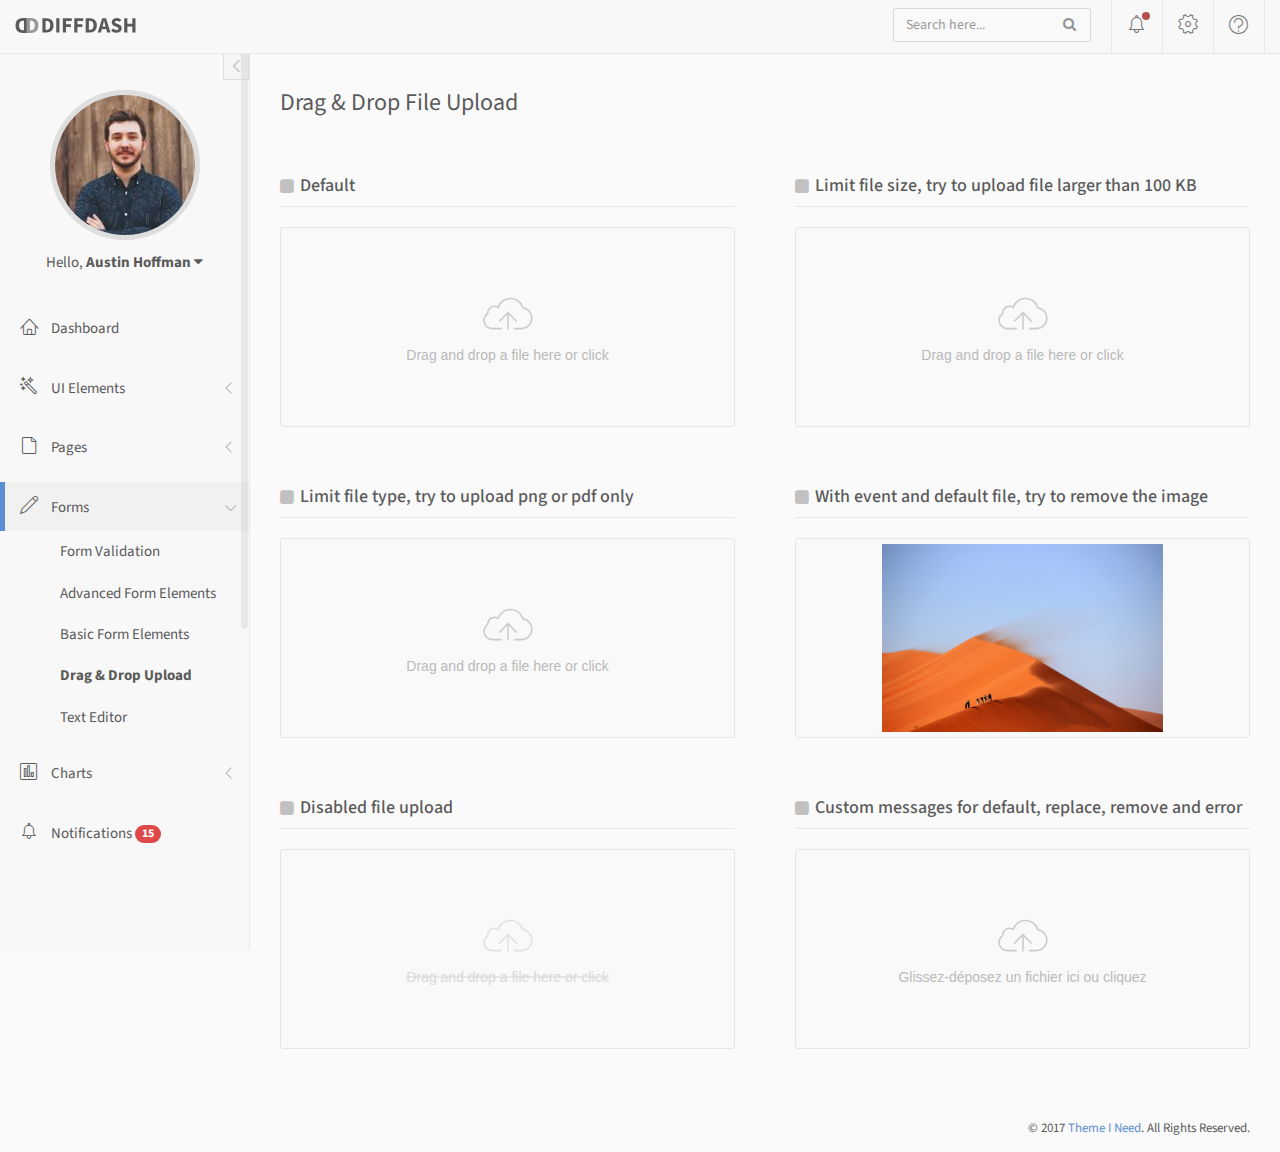
<file: css/assets14/theme/forms-dragdropupload.html>
<!doctype html>
<html lang="en">

<head>
	<title>Drag &amp; Drop File Upload | DiffDash - Free Admin Template</title>
	<meta charset="utf-8">
	<meta http-equiv="X-UA-Compatible" content="IE=edge, chrome=1">
	<meta name="viewport" content="width=device-width, initial-scale=1.0, maximum-scale=1.0, user-scalable=0">
	<!-- VENDOR CSS -->
	<link rel="stylesheet" href="assets/vendor/bootstrap/css/bootstrap.min.css">
	<link rel="stylesheet" href="assets/vendor/font-awesome/css/font-awesome.min.css">
	<link rel="stylesheet" href="assets/vendor/linearicons/style.css">
	<link rel="stylesheet" href="assets/vendor/metisMenu/metisMenu.css">
	<link rel="stylesheet" href="assets/vendor/dropify/css/dropify.min.css">
	<!-- MAIN CSS -->
	<link rel="stylesheet" href="assets/css/main.css">
	<!-- FOR DEMO PURPOSES ONLY. You should remove this in your project -->
	<link rel="stylesheet" href="assets/css/demo.css">
	<!-- GOOGLE FONTS -->
	<link href="https://fonts.googleapis.com/css?family=Source+Sans+Pro:300,400,600,700" rel="stylesheet">
	<!-- ICONS -->
	<link rel="apple-touch-icon" sizes="76x76" href="assets/img/apple-icon.png">
	<link rel="icon" type="image/png" sizes="96x96" href="assets/img/favicon.png">
</head>

<body>
	<!-- WRAPPER -->
	<div id="wrapper">
		<!-- NAVBAR -->
		<nav class="navbar navbar-default navbar-fixed-top">
			<div class="container-fluid">
				<div class="navbar-btn">
					<button type="button" class="btn-toggle-offcanvas"><i class="lnr lnr-menu"></i></button>
				</div>
				<!-- logo -->
				<div class="navbar-brand">
					<a href="index.html"><img src="assets/img/logo.png" alt="DiffDash Logo" class="img-responsive logo"></a>
				</div>
				<!-- end logo -->
				<div class="navbar-right">
					<!-- search form -->
					<form id="navbar-search" class="navbar-form search-form">
						<input value="" class="form-control" placeholder="Search here..." type="text">
						<button type="button" class="btn btn-default"><i class="fa fa-search"></i></button>
					</form>
					<!-- end search form -->
					<!-- navbar menu -->
					<div id="navbar-menu">
						<ul class="nav navbar-nav">
							<li class="dropdown">
								<a href="#" class="dropdown-toggle icon-menu" data-toggle="dropdown">
									<i class="lnr lnr-alarm"></i>
									<span class="notification-dot"></span>
								</a>
								<ul class="dropdown-menu notifications">
									<li class="header"><strong>You have 7 new notifications</strong></li>
									<li>
										<a href="#">
											<div class="media">
												<div class="media-left">
													<i class="fa fa-fw fa-flag-checkered text-muted"></i>
												</div>
												<div class="media-body">
													<p class="text">Your campaign <strong>Holiday Sale</strong> is starting to engage potential customers.</p>
													<span class="timestamp">24 minutes ago</span>
												</div>
											</div>
										</a>
									</li>
									<li>
										<a href="#">
											<div class="media">
												<div class="media-left">
													<i class="fa fa-fw fa-exclamation-triangle text-warning"></i>
												</div>
												<div class="media-body">
													<p class="text">Campaign <strong>Holiday Sale</strong> is nearly reach budget limit.</p>
													<span class="timestamp">2 hours ago</span>
												</div>
											</div>
										</a>
									</li>
									<li>
										<a href="#">
											<div class="media">
												<div class="media-left">
													<i class="fa fa-fw fa-bar-chart text-muted"></i>
												</div>
												<div class="media-body">
													<p class="text">Website visits from Facebook is 27% higher than last week.</p>
													<span class="timestamp">Yesterday</span>
												</div>
											</div>
										</a>
									</li>
									<li>
										<a href="#">
											<div class="media">
												<div class="media-left">
													<i class="fa fa-fw fa-check-circle text-success"></i>
												</div>
												<div class="media-body">
													<p class="text">Your campaign <strong>Holiday Sale</strong> is approved.</p>
													<span class="timestamp">2 days ago</span>
												</div>
											</div>
										</a>
									</li>
									<li>
										<a href="#">
											<div class="media">
												<div class="media-left">
													<i class="fa fa-fw fa-exclamation-circle text-danger"></i>
												</div>
												<div class="media-body">
													<p class="text">Error on website analytics configurations</p>
													<span class="timestamp">3 days ago</span>
												</div>
											</div>
										</a>
									</li>
									<li class="footer"><a href="#" class="more">See all notifications</a></li>
								</ul>
							</li>
							<li class="dropdown">
								<a href="#" class="dropdown-toggle icon-menu" data-toggle="dropdown">
									<i class="lnr lnr-cog"></i>
								</a>
								<ul class="dropdown-menu user-menu menu-icon">
									<li class="menu-heading">ACCOUNT SETTINGS</li>
									<li><a href="#"><i class="fa fa-fw fa-edit"></i> <span>Basic</span></a></li>
									<li><a href="#"><i class="fa fa-fw fa-bell"></i> <span>Notifications</span></a></li>
									<li><a href="#"><i class="fa fa-fw fa-sliders"></i> <span>Preferences</span></a></li>
									<li><a href="#"><i class="fa fa-fw fa-lock"></i> <span>Privacy</span></a></li>
									<li class="menu-heading">BILLING</li>
									<li><a href="#"><i class="fa fa-fw fa-file-text-o"></i> <span>Invoices</span></a></li>
									<li><a href="#"><i class="fa fa-fw fa-credit-card"></i> <span>Payments</span></a></li>
									<li><a href="#"><i class="fa fa-fw fa-refresh"></i> <span>Renewals</span></a></li>
									<li class="menu-button">
										<a href="#" class="btn btn-primary"><i class="fa fa-rocket"></i> UPGRADE PLAN</a>
									</li>
								</ul>
							</li>
							<li class="dropdown">
								<a href="#" class="dropdown-toggle icon-menu" data-toggle="dropdown">
									<i class="lnr lnr-question-circle"></i>
								</a>
								<ul class="dropdown-menu user-menu">
									<li>
										<form class="search-form help-search-form">
											<input value="" class="form-control" placeholder="How can we help?" type="text">
											<button type="button" class="btn btn-default"><i class="fa fa-search"></i></button>
										</form>
									</li>
									<li class="menu-heading">HOW-TO</li>
									<li><a href="#">Setting up Campaign</a></li>
									<li><a href="#">Understanding Website Analytics</a></li>
									<li><a href="#">Boost Your Sales</a></li>
									<li><a href="#">Knowing Your Audience</a></li>
									<li class="menu-heading">ACCOUNT</li>
									<li><a href="#">Change Password</a></li>
									<li><a href="#">Privacy &amp; Security</a></li>
									<li><a href="#">Membership</a></li>
									<li class="menu-heading">BILLING</li>
									<li><a href="#">Setup Payment</a></li>
									<li><a href="#">Auto-Renewal Program</a></li>
									<li><a href="#">Cancellation</a></li>
									<li class="menu-button">
										<a href="#" class="btn btn-primary"><i class="fa fa-question-circle"></i> HELP CENTER</a>
									</li>
								</ul>
							</li>
						</ul>
					</div>
					<!-- end navbar menu -->
				</div>
			</div>
		</nav>
		<!-- END NAVBAR -->
		<!-- LEFT SIDEBAR -->
		<div id="left-sidebar" class="sidebar">
			<button type="button" class="btn btn-xs btn-link btn-toggle-fullwidth">
				<span class="sr-only">Toggle Fullwidth</span>
				<i class="fa fa-angle-left"></i>
			</button>
			<div class="sidebar-scroll">
				<div class="user-account">
					<img src="assets/img/user.png" class="img-responsive img-circle user-photo" alt="User Profile Picture">
					<div class="dropdown">
						<a href="#" class="dropdown-toggle user-name" data-toggle="dropdown">Hello, <strong>Austin Hoffman</strong> <i class="fa fa-caret-down"></i></a>
						<ul class="dropdown-menu dropdown-menu-right account">
							<li><a href="#">My Profile</a></li>
							<li><a href="#">Messages</a></li>
							<li><a href="#">Settings</a></li>
							<li class="divider"></li>
							<li><a href="#">Logout</a></li>
						</ul>
					</div>
				</div>
				<nav id="left-sidebar-nav" class="sidebar-nav">
					<ul id="main-menu" class="metismenu">
						<li class=""><a href="index.html"><i class="lnr lnr-home"></i> <span>Dashboard</span></a></li>
						<li class="">
							<a href="#uiElements" class="has-arrow" aria-expanded="false"><i class="lnr lnr-magic-wand"></i> <span>UI Elements</span></a>
							<ul aria-expanded="true">
								<li class=""><a href="ui-tabs.html">Tabs</a></li>
								<li class=""><a href="ui-buttons.html">Buttons</a></li>
								<li class=""><a href="ui-bootstrap.html">Bootstrap UI</a></li>
								<li class=""><a href="ui-icons.html"><span>Icons</span></a></li>
							</ul>
						</li>
						<li class="">
							<a href="#subPages" class="has-arrow" aria-expanded="false"><i class="lnr lnr-file-empty"></i> <span>Pages</span></a>
							<ul aria-expanded="true">
								<li class=""><a href="page-profile.html">User Profile</a></li>
								<li class=""><a href="page-login.html">Login</a></li>
								<li class=""><a href="page-register.html">Register</a></li>
								<li class=""><a href="page-lockscreen.html">Lockscreen</a></li>
								<li class=""><a href="page-forgot-password.html">Forgot Password</a></li>
								<li class=""><a href="page-404.html">Page 404</a></li>
								<li class=""><a href="page-500.html">Page 500</a></li>
							</ul>
						</li>
						<li class="active">
							<a href="#forms" class="has-arrow" aria-expanded="true"><i class="lnr lnr-pencil"></i> <span>Forms</span></a>
							<ul aria-expanded="true">
								<li class=""><a href="forms-validation.html">Form Validation</a></li>
								<li class=""><a href="forms-advanced.html">Advanced Form Elements</a></li>
								<li class=""><a href="forms-basic.html">Basic Form Elements</a></li>
								<li class="active"><a href="forms-dragdropupload.html">Drag &amp; Drop Upload</a></li>
								<li class=""><a href="forms-texteditor.html">Text Editor</a></li>
							</ul>
						</li>
						<li class="">
							<a href="#charts" class="has-arrow" aria-expanded="false"><i class="lnr lnr-chart-bars"></i> <span>Charts</span></a>
							<ul aria-expanded="true">
								<li class=""><a href="charts-chartist.html">Chartist</a></li>
								<li class=""><a href="charts-sparkline.html">Sparkline Chart</a></li>
							</ul>
						</li>
						<li class=""><a href="notifications.html"><i class="lnr lnr-alarm"></i> <span>Notifications</span> <span class="badge bg-danger">15</span></a></li>
						<li class=""><a href="typography.html"><i class="lnr lnr-text-format"></i> <span>Typography</span></a></li>
					</ul>
				</nav>
				<div style="padding: 30px; text-align: center;">
					<h2 style="font-size: 16px; margin-bottom: 15px; font-weight: 700;">Other Similar Template</h2>
					<a href="https://www.themeineed.com/downloads/klorofil-pro-bootstrap-admin-dashboard-template/?utm_source=diffdash&utm_medium=template&utm_campaign=KlorofilPro" target="_blank"><img src="assets/img/klorofilpro.png" class="img-responsive thumbnail" alt=""></a>
					<a href="https://www.themeineed.com/downloads/klorofil-pro-bootstrap-admin-dashboard-template/?utm_source=diffdash&utm_medium=template&utm_campaign=KlorofilPro" target="_blank" class="btn btn-primary">VIEW DEMO</a>
				</div>
			</div>
		</div>
		<!-- END LEFT SIDEBAR -->
		<!-- MAIN CONTENT -->
		<div id="main-content">
			<div class="container-fluid">
				<div class="section-heading">
					<h1 class="page-title">Drag &amp; Drop File Upload</h1>
				</div>
				<div class="row">
					<div class="col-md-6">
						<div class="panel-content">
							<h2 class="heading"><i class="fa fa-square"></i> Default</h2>
							<input type="file" class="dropify">
						</div>
					</div>
					<div class="col-md-6">
						<div class="panel-content">
							<h2 class="heading"><i class="fa fa-square"></i> Limit file size, try to upload file larger than 100 KB</h2>
							<input type="file" class="dropify" data-max-file-size="100K">
						</div>
					</div>
				</div>
				<div class="row">
					<div class="col-md-6">
						<div class="panel-content">
							<h2 class="heading"><i class="fa fa-square"></i> Limit file type, try to upload png or pdf only</h2>
							<input type="file" class="dropify" data-allowed-file-extensions="pdf png">
						</div>
					</div>
					<div class="col-md-6">
						<div class="panel-content">
							<h2 class="heading"><i class="fa fa-square"></i> With event and default file, try to remove the image</h2>
							<input type="file" id="dropify-event" data-default-file="assets/img/uploaded-file.jpg">
						</div>
					</div>
				</div>
				<div class="row">
					<div class="col-md-6">
						<div class="panel-content">
							<h2 class="heading"><i class="fa fa-square"></i> Disabled file upload</h2>
							<input type="file" class="dropify" disabled="disabled">
						</div>
					</div>
					<div class="col-md-6">
						<div class="panel-content">
							<h2 class="heading"><i class="fa fa-square"></i> Custom messages for default, replace, remove and error</h2>
							<input type="file" class="dropify-fr">
						</div>
					</div>
				</div>
			</div>
		</div>
		<!-- END MAIN CONTENT -->
		<div class="clearfix"></div>
		<footer>
			<p class="copyright">&copy; 2017 <a href="https://www.themeineed.com" target="_blank">Theme I Need</a>. All Rights Reserved.</p>
		</footer>
	</div>
	<!-- END WRAPPER -->
	<!-- Javascript -->
	<script src="assets/vendor/jquery/jquery.min.js"></script>
	<script src="assets/vendor/bootstrap/js/bootstrap.min.js"></script>
	<script src="assets/vendor/metisMenu/metisMenu.js"></script>
	<script src="assets/vendor/jquery-slimscroll/jquery.slimscroll.min.js"></script>
	<script src="assets/vendor/dropify/js/dropify.min.js"></script>
	<script src="assets/scripts/common.js"></script>
	<script>
	$(function() {
		$('.dropify').dropify();

		var drEvent = $('#dropify-event').dropify();
		drEvent.on('dropify.beforeClear', function(event, element) {
			return confirm("Do you really want to delete \"" + element.file.name + "\" ?");
		});

		drEvent.on('dropify.afterClear', function(event, element) {
			alert('File deleted');
		});

		$('.dropify-fr').dropify({
			messages: {
				default: 'Glissez-déposez un fichier ici ou cliquez',
				replace: 'Glissez-déposez un fichier ou cliquez pour remplacer',
				remove: 'Supprimer',
				error: 'Désolé, le fichier trop volumineux'
			}
		});
	});
	</script>
</body>

</html>
</file>
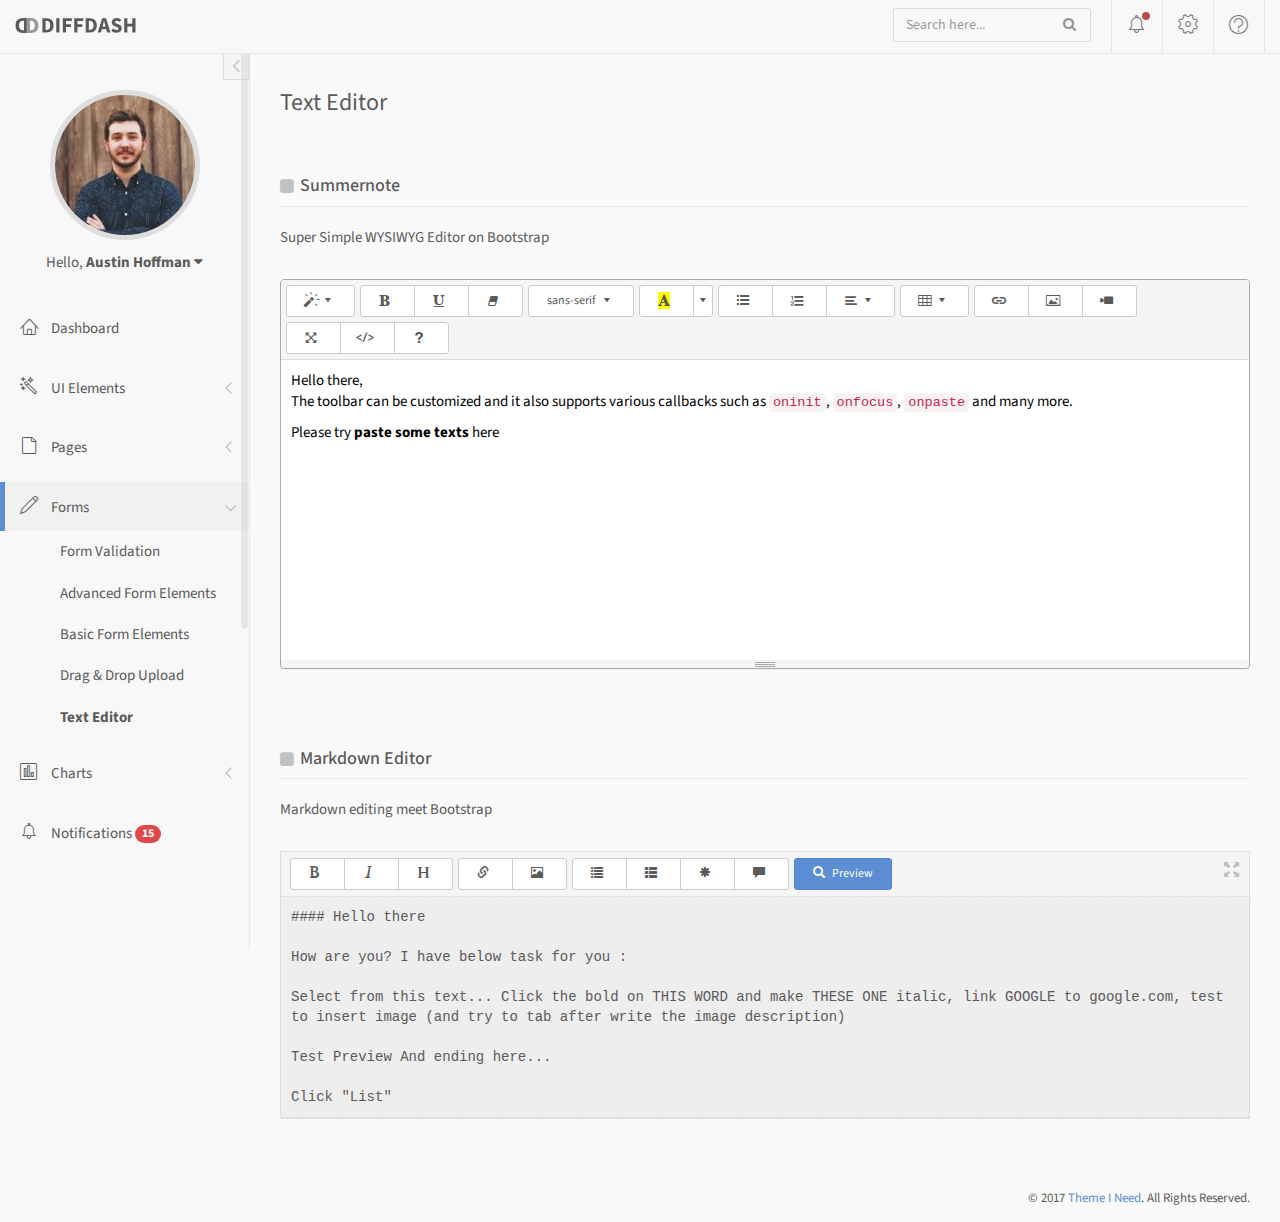
<file: css/assets14/theme/forms-texteditor.html>
<!doctype html>
<html lang="en">

<head>
	<title>Text Editor | DiffDash - Free Admin Template</title>
	<meta charset="utf-8">
	<meta http-equiv="X-UA-Compatible" content="IE=edge, chrome=1">
	<meta name="viewport" content="width=device-width, initial-scale=1.0, maximum-scale=1.0, user-scalable=0">
	<!-- VENDOR CSS -->
	<link rel="stylesheet" href="assets/vendor/bootstrap/css/bootstrap.min.css">
	<link rel="stylesheet" href="assets/vendor/font-awesome/css/font-awesome.min.css">
	<link rel="stylesheet" href="assets/vendor/linearicons/style.css">
	<link rel="stylesheet" href="assets/vendor/metisMenu/metisMenu.css">
	<link rel="stylesheet" href="assets/vendor/summernote/summernote.css">
	<link rel="stylesheet" href="assets/vendor/bootstrap-markdown/bootstrap-markdown.min.css">
	<!-- MAIN CSS -->
	<link rel="stylesheet" href="assets/css/main.css">
	<!-- FOR DEMO PURPOSES ONLY. You should remove this in your project -->
	<link rel="stylesheet" href="assets/css/demo.css">
	<!-- GOOGLE FONTS -->
	<link href="https://fonts.googleapis.com/css?family=Source+Sans+Pro:300,400,600,700" rel="stylesheet">
	<!-- ICONS -->
	<link rel="apple-touch-icon" sizes="76x76" href="assets/img/apple-icon.png">
	<link rel="icon" type="image/png" sizes="96x96" href="assets/img/favicon.png">
</head>

<body>
	<!-- WRAPPER -->
	<div id="wrapper">
		<!-- NAVBAR -->
		<nav class="navbar navbar-default navbar-fixed-top">
			<div class="container-fluid">
				<div class="navbar-btn">
					<button type="button" class="btn-toggle-offcanvas"><i class="lnr lnr-menu"></i></button>
				</div>
				<!-- logo -->
				<div class="navbar-brand">
					<a href="index.html"><img src="assets/img/logo.png" alt="DiffDash Logo" class="img-responsive logo"></a>
				</div>
				<!-- end logo -->
				<div class="navbar-right">
					<!-- search form -->
					<form id="navbar-search" class="navbar-form search-form">
						<input value="" class="form-control" placeholder="Search here..." type="text">
						<button type="button" class="btn btn-default"><i class="fa fa-search"></i></button>
					</form>
					<!-- end search form -->
					<!-- navbar menu -->
					<div id="navbar-menu">
						<ul class="nav navbar-nav">
							<li class="dropdown">
								<a href="#" class="dropdown-toggle icon-menu" data-toggle="dropdown">
									<i class="lnr lnr-alarm"></i>
									<span class="notification-dot"></span>
								</a>
								<ul class="dropdown-menu notifications">
									<li class="header"><strong>You have 7 new notifications</strong></li>
									<li>
										<a href="#">
											<div class="media">
												<div class="media-left">
													<i class="fa fa-fw fa-flag-checkered text-muted"></i>
												</div>
												<div class="media-body">
													<p class="text">Your campaign <strong>Holiday Sale</strong> is starting to engage potential customers.</p>
													<span class="timestamp">24 minutes ago</span>
												</div>
											</div>
										</a>
									</li>
									<li>
										<a href="#">
											<div class="media">
												<div class="media-left">
													<i class="fa fa-fw fa-exclamation-triangle text-warning"></i>
												</div>
												<div class="media-body">
													<p class="text">Campaign <strong>Holiday Sale</strong> is nearly reach budget limit.</p>
													<span class="timestamp">2 hours ago</span>
												</div>
											</div>
										</a>
									</li>
									<li>
										<a href="#">
											<div class="media">
												<div class="media-left">
													<i class="fa fa-fw fa-bar-chart text-muted"></i>
												</div>
												<div class="media-body">
													<p class="text">Website visits from Facebook is 27% higher than last week.</p>
													<span class="timestamp">Yesterday</span>
												</div>
											</div>
										</a>
									</li>
									<li>
										<a href="#">
											<div class="media">
												<div class="media-left">
													<i class="fa fa-fw fa-check-circle text-success"></i>
												</div>
												<div class="media-body">
													<p class="text">Your campaign <strong>Holiday Sale</strong> is approved.</p>
													<span class="timestamp">2 days ago</span>
												</div>
											</div>
										</a>
									</li>
									<li>
										<a href="#">
											<div class="media">
												<div class="media-left">
													<i class="fa fa-fw fa-exclamation-circle text-danger"></i>
												</div>
												<div class="media-body">
													<p class="text">Error on website analytics configurations</p>
													<span class="timestamp">3 days ago</span>
												</div>
											</div>
										</a>
									</li>
									<li class="footer"><a href="#" class="more">See all notifications</a></li>
								</ul>
							</li>
							<li class="dropdown">
								<a href="#" class="dropdown-toggle icon-menu" data-toggle="dropdown">
									<i class="lnr lnr-cog"></i>
								</a>
								<ul class="dropdown-menu user-menu menu-icon">
									<li class="menu-heading">ACCOUNT SETTINGS</li>
									<li><a href="#"><i class="fa fa-fw fa-edit"></i> <span>Basic</span></a></li>
									<li><a href="#"><i class="fa fa-fw fa-bell"></i> <span>Notifications</span></a></li>
									<li><a href="#"><i class="fa fa-fw fa-sliders"></i> <span>Preferences</span></a></li>
									<li><a href="#"><i class="fa fa-fw fa-lock"></i> <span>Privacy</span></a></li>
									<li class="menu-heading">BILLING</li>
									<li><a href="#"><i class="fa fa-fw fa-file-text-o"></i> <span>Invoices</span></a></li>
									<li><a href="#"><i class="fa fa-fw fa-credit-card"></i> <span>Payments</span></a></li>
									<li><a href="#"><i class="fa fa-fw fa-refresh"></i> <span>Renewals</span></a></li>
									<li class="menu-button">
										<a href="#" class="btn btn-primary"><i class="fa fa-rocket"></i> UPGRADE PLAN</a>
									</li>
								</ul>
							</li>
							<li class="dropdown">
								<a href="#" class="dropdown-toggle icon-menu" data-toggle="dropdown">
									<i class="lnr lnr-question-circle"></i>
								</a>
								<ul class="dropdown-menu user-menu">
									<li>
										<form class="search-form help-search-form">
											<input value="" class="form-control" placeholder="How can we help?" type="text">
											<button type="button" class="btn btn-default"><i class="fa fa-search"></i></button>
										</form>
									</li>
									<li class="menu-heading">HOW-TO</li>
									<li><a href="#">Setting up Campaign</a></li>
									<li><a href="#">Understanding Website Analytics</a></li>
									<li><a href="#">Boost Your Sales</a></li>
									<li><a href="#">Knowing Your Audience</a></li>
									<li class="menu-heading">ACCOUNT</li>
									<li><a href="#">Change Password</a></li>
									<li><a href="#">Privacy &amp; Security</a></li>
									<li><a href="#">Membership</a></li>
									<li class="menu-heading">BILLING</li>
									<li><a href="#">Setup Payment</a></li>
									<li><a href="#">Auto-Renewal Program</a></li>
									<li><a href="#">Cancellation</a></li>
									<li class="menu-button">
										<a href="#" class="btn btn-primary"><i class="fa fa-question-circle"></i> HELP CENTER</a>
									</li>
								</ul>
							</li>
						</ul>
					</div>
					<!-- end navbar menu -->
				</div>
			</div>
		</nav>
		<!-- END NAVBAR -->
		<!-- LEFT SIDEBAR -->
		<div id="left-sidebar" class="sidebar">
			<button type="button" class="btn btn-xs btn-link btn-toggle-fullwidth">
				<span class="sr-only">Toggle Fullwidth</span>
				<i class="fa fa-angle-left"></i>
			</button>
			<div class="sidebar-scroll">
				<div class="user-account">
					<img src="assets/img/user.png" class="img-responsive img-circle user-photo" alt="User Profile Picture">
					<div class="dropdown">
						<a href="#" class="dropdown-toggle user-name" data-toggle="dropdown">Hello, <strong>Austin Hoffman</strong> <i class="fa fa-caret-down"></i></a>
						<ul class="dropdown-menu dropdown-menu-right account">
							<li><a href="#">My Profile</a></li>
							<li><a href="#">Messages</a></li>
							<li><a href="#">Settings</a></li>
							<li class="divider"></li>
							<li><a href="#">Logout</a></li>
						</ul>
					</div>
				</div>
				<nav id="left-sidebar-nav" class="sidebar-nav">
					<ul id="main-menu" class="metismenu">
						<li class=""><a href="index.html"><i class="lnr lnr-home"></i> <span>Dashboard</span></a></li>
						<li class="">
							<a href="#uiElements" class="has-arrow" aria-expanded="false"><i class="lnr lnr-magic-wand"></i> <span>UI Elements</span></a>
							<ul aria-expanded="true">
								<li class=""><a href="ui-tabs.html">Tabs</a></li>
								<li class=""><a href="ui-buttons.html">Buttons</a></li>
								<li class=""><a href="ui-bootstrap.html">Bootstrap UI</a></li>
								<li class=""><a href="ui-icons.html"><span>Icons</span></a></li>
							</ul>
						</li>
						<li class="">
							<a href="#subPages" class="has-arrow" aria-expanded="false"><i class="lnr lnr-file-empty"></i> <span>Pages</span></a>
							<ul aria-expanded="true">
								<li class=""><a href="page-profile.html">User Profile</a></li>
								<li class=""><a href="page-login.html">Login</a></li>
								<li class=""><a href="page-register.html">Register</a></li>
								<li class=""><a href="page-lockscreen.html">Lockscreen</a></li>
								<li class=""><a href="page-forgot-password.html">Forgot Password</a></li>
								<li class=""><a href="page-404.html">Page 404</a></li>
								<li class=""><a href="page-500.html">Page 500</a></li>
							</ul>
						</li>
						<li class="active">
							<a href="#forms" class="has-arrow" aria-expanded="true"><i class="lnr lnr-pencil"></i> <span>Forms</span></a>
							<ul aria-expanded="true">
								<li class=""><a href="forms-validation.html">Form Validation</a></li>
								<li class=""><a href="forms-advanced.html">Advanced Form Elements</a></li>
								<li class=""><a href="forms-basic.html">Basic Form Elements</a></li>
								<li class=""><a href="forms-dragdropupload.html">Drag &amp; Drop Upload</a></li>
								<li class="active"><a href="forms-texteditor.html">Text Editor</a></li>
							</ul>
						</li>
						<li class="">
							<a href="#charts" class="has-arrow" aria-expanded="false"><i class="lnr lnr-chart-bars"></i> <span>Charts</span></a>
							<ul aria-expanded="true">
								<li class=""><a href="charts-chartist.html">Chartist</a></li>
								<li class=""><a href="charts-sparkline.html">Sparkline Chart</a></li>
							</ul>
						</li>
						<li class=""><a href="notifications.html"><i class="lnr lnr-alarm"></i> <span>Notifications</span> <span class="badge bg-danger">15</span></a></li>
						<li class=""><a href="typography.html"><i class="lnr lnr-text-format"></i> <span>Typography</span></a></li>
					</ul>
				</nav>
				<div style="padding: 30px; text-align: center;">
					<h2 style="font-size: 16px; margin-bottom: 15px; font-weight: 700;">Other Similar Template</h2>
					<a href="https://www.themeineed.com/downloads/klorofil-pro-bootstrap-admin-dashboard-template/?utm_source=diffdash&utm_medium=template&utm_campaign=KlorofilPro" target="_blank"><img src="assets/img/klorofilpro.png" class="img-responsive thumbnail" alt=""></a>
					<a href="https://www.themeineed.com/downloads/klorofil-pro-bootstrap-admin-dashboard-template/?utm_source=diffdash&utm_medium=template&utm_campaign=KlorofilPro" target="_blank" class="btn btn-primary">VIEW DEMO</a>
				</div>
			</div>
		</div>
		<!-- END LEFT SIDEBAR -->
		<!-- MAIN CONTENT -->
		<div id="main-content">
			<div class="container-fluid">
				<div class="section-heading">
					<h1 class="page-title">Text Editor</h1>
				</div>
				<div class="panel-content">
					<h2 class="heading"><i class="fa fa-square"></i> Summernote</h2>
					<p class="margin-bottom-30">Super Simple WYSIWYG Editor on Bootstrap</p>
					<div class="summernote">Hello there,
						<br/>
						<p>The toolbar can be customized and it also supports various callbacks such as <code>oninit</code>, <code>onfocus</code>, <code>onpaste</code> and many more.</p>
						<p>Please try <b>paste some texts</b> here</p>
					</div>
				</div>
				<div class="panel-content">
					<h2 class="heading"><i class="fa fa-square"></i> Markdown Editor</h2>
					<p class="margin-bottom-30">Markdown editing meet Bootstrap</p>
					<textarea id="markdown-editor" name="markdown-content" data-provide="markdown" rows="10"></textarea>
				</div>
			</div>
		</div>
		<!-- END MAIN CONTENT -->
		<div class="clearfix"></div>
		<footer>
			<p class="copyright">&copy; 2017 <a href="https://www.themeineed.com" target="_blank">Theme I Need</a>. All Rights Reserved.</p>
		</footer>
	</div>
	<!-- END WRAPPER -->
	<!-- Javascript -->
	<script src="assets/vendor/jquery/jquery.min.js"></script>
	<script src="assets/vendor/bootstrap/js/bootstrap.min.js"></script>
	<script src="assets/vendor/metisMenu/metisMenu.js"></script>
	<script src="assets/vendor/jquery-slimscroll/jquery.slimscroll.min.js"></script>
	<script src="assets/vendor/summernote/summernote.min.js"></script>
	<script src="assets/vendor/markdown/markdown.js"></script>
	<script src="assets/vendor/to-markdown/to-markdown.js"></script>
	<script src="assets/vendor/bootstrap-markdown/bootstrap-markdown.js"></script>
	<script src="assets/scripts/common.js"></script>
	<script>
	$(function() {
		// summernote editor
		$('.summernote').summernote({
			height: 300,
			focus: true,
			onpaste: function() {
				alert('You have pasted something to the editor');
			}
		});

		// markdown editor
		var initContent = '<h4>Hello there</h4> ' +
			'<p>How are you? I have below task for you :</p> ' +
			'<p>Select from this text... Click the bold on THIS WORD and make THESE ONE italic, ' +
			'link GOOGLE to google.com, ' +
			'test to insert image (and try to tab after write the image description)</p>' +
			'<p>Test Preview And ending here...</p> ' +
			'<p>Click "List"</p> Enjoy!';

		$('#markdown-editor').text(toMarkdown(initContent));
	});
	</script>
</body>

</html>
</file>
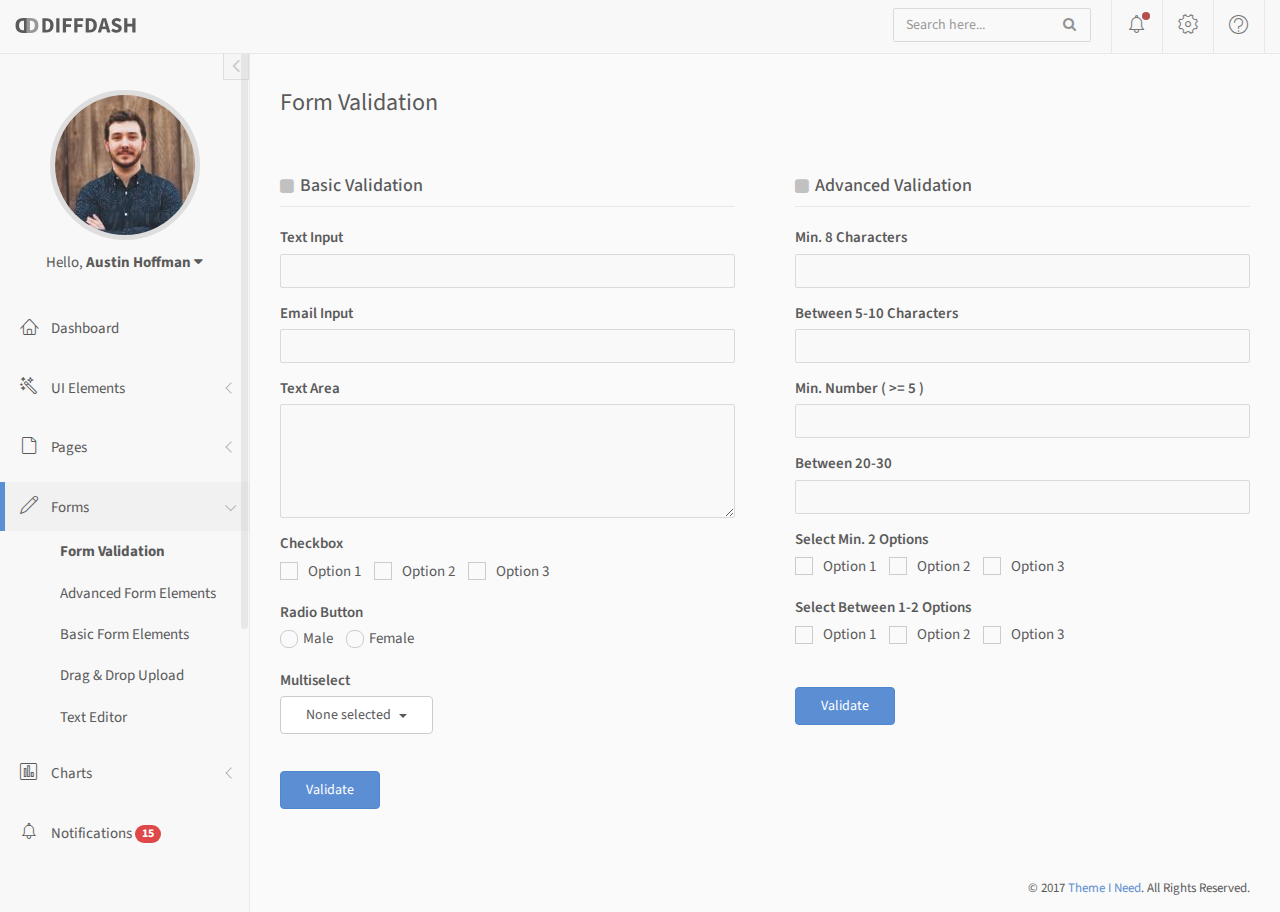
<file: css/assets14/theme/forms-validation.html>
<!doctype html>
<html lang="en">

<head>
	<title>Form Validation | DiffDash - Free Admin Template</title>
	<meta charset="utf-8">
	<meta http-equiv="X-UA-Compatible" content="IE=edge, chrome=1">
	<meta name="viewport" content="width=device-width, initial-scale=1.0, maximum-scale=1.0, user-scalable=0">
	<!-- VENDOR CSS -->
	<link rel="stylesheet" href="assets/vendor/bootstrap/css/bootstrap.min.css">
	<link rel="stylesheet" href="assets/vendor/font-awesome/css/font-awesome.min.css">
	<link rel="stylesheet" href="assets/vendor/linearicons/style.css">
	<link rel="stylesheet" href="assets/vendor/metisMenu/metisMenu.css">
	<link rel="stylesheet" href="assets/vendor/bootstrap-multiselect/bootstrap-multiselect.css">
	<link rel="stylesheet" href="assets/vendor/parsleyjs/css/parsley.css">
	<!-- MAIN CSS -->
	<link rel="stylesheet" href="assets/css/main.css">
	<!-- FOR DEMO PURPOSES ONLY. You should remove this in your project -->
	<link rel="stylesheet" href="assets/css/demo.css">
	<!-- GOOGLE FONTS -->
	<link href="https://fonts.googleapis.com/css?family=Source+Sans+Pro:300,400,600,700" rel="stylesheet">
	<!-- ICONS -->
	<link rel="apple-touch-icon" sizes="76x76" href="assets/img/apple-icon.png">
	<link rel="icon" type="image/png" sizes="96x96" href="assets/img/favicon.png">
</head>

<body>
	<!-- WRAPPER -->
	<div id="wrapper">
		<!-- NAVBAR -->
		<nav class="navbar navbar-default navbar-fixed-top">
			<div class="container-fluid">
				<div class="navbar-btn">
					<button type="button" class="btn-toggle-offcanvas"><i class="lnr lnr-menu"></i></button>
				</div>
				<!-- logo -->
				<div class="navbar-brand">
					<a href="index.html"><img src="assets/img/logo.png" alt="DiffDash Logo" class="img-responsive logo"></a>
				</div>
				<!-- end logo -->
				<div class="navbar-right">
					<!-- search form -->
					<form id="navbar-search" class="navbar-form search-form">
						<input value="" class="form-control" placeholder="Search here..." type="text">
						<button type="button" class="btn btn-default"><i class="fa fa-search"></i></button>
					</form>
					<!-- end search form -->
					<!-- navbar menu -->
					<div id="navbar-menu">
						<ul class="nav navbar-nav">
							<li class="dropdown">
								<a href="#" class="dropdown-toggle icon-menu" data-toggle="dropdown">
									<i class="lnr lnr-alarm"></i>
									<span class="notification-dot"></span>
								</a>
								<ul class="dropdown-menu notifications">
									<li class="header"><strong>You have 7 new notifications</strong></li>
									<li>
										<a href="#">
											<div class="media">
												<div class="media-left">
													<i class="fa fa-fw fa-flag-checkered text-muted"></i>
												</div>
												<div class="media-body">
													<p class="text">Your campaign <strong>Holiday Sale</strong> is starting to engage potential customers.</p>
													<span class="timestamp">24 minutes ago</span>
												</div>
											</div>
										</a>
									</li>
									<li>
										<a href="#">
											<div class="media">
												<div class="media-left">
													<i class="fa fa-fw fa-exclamation-triangle text-warning"></i>
												</div>
												<div class="media-body">
													<p class="text">Campaign <strong>Holiday Sale</strong> is nearly reach budget limit.</p>
													<span class="timestamp">2 hours ago</span>
												</div>
											</div>
										</a>
									</li>
									<li>
										<a href="#">
											<div class="media">
												<div class="media-left">
													<i class="fa fa-fw fa-bar-chart text-muted"></i>
												</div>
												<div class="media-body">
													<p class="text">Website visits from Facebook is 27% higher than last week.</p>
													<span class="timestamp">Yesterday</span>
												</div>
											</div>
										</a>
									</li>
									<li>
										<a href="#">
											<div class="media">
												<div class="media-left">
													<i class="fa fa-fw fa-check-circle text-success"></i>
												</div>
												<div class="media-body">
													<p class="text">Your campaign <strong>Holiday Sale</strong> is approved.</p>
													<span class="timestamp">2 days ago</span>
												</div>
											</div>
										</a>
									</li>
									<li>
										<a href="#">
											<div class="media">
												<div class="media-left">
													<i class="fa fa-fw fa-exclamation-circle text-danger"></i>
												</div>
												<div class="media-body">
													<p class="text">Error on website analytics configurations</p>
													<span class="timestamp">3 days ago</span>
												</div>
											</div>
										</a>
									</li>
									<li class="footer"><a href="#" class="more">See all notifications</a></li>
								</ul>
							</li>
							<li class="dropdown">
								<a href="#" class="dropdown-toggle icon-menu" data-toggle="dropdown">
									<i class="lnr lnr-cog"></i>
								</a>
								<ul class="dropdown-menu user-menu menu-icon">
									<li class="menu-heading">ACCOUNT SETTINGS</li>
									<li><a href="#"><i class="fa fa-fw fa-edit"></i> <span>Basic</span></a></li>
									<li><a href="#"><i class="fa fa-fw fa-bell"></i> <span>Notifications</span></a></li>
									<li><a href="#"><i class="fa fa-fw fa-sliders"></i> <span>Preferences</span></a></li>
									<li><a href="#"><i class="fa fa-fw fa-lock"></i> <span>Privacy</span></a></li>
									<li class="menu-heading">BILLING</li>
									<li><a href="#"><i class="fa fa-fw fa-file-text-o"></i> <span>Invoices</span></a></li>
									<li><a href="#"><i class="fa fa-fw fa-credit-card"></i> <span>Payments</span></a></li>
									<li><a href="#"><i class="fa fa-fw fa-refresh"></i> <span>Renewals</span></a></li>
									<li class="menu-button">
										<a href="#" class="btn btn-primary"><i class="fa fa-rocket"></i> UPGRADE PLAN</a>
									</li>
								</ul>
							</li>
							<li class="dropdown">
								<a href="#" class="dropdown-toggle icon-menu" data-toggle="dropdown">
									<i class="lnr lnr-question-circle"></i>
								</a>
								<ul class="dropdown-menu user-menu">
									<li>
										<form class="search-form help-search-form">
											<input value="" class="form-control" placeholder="How can we help?" type="text">
											<button type="button" class="btn btn-default"><i class="fa fa-search"></i></button>
										</form>
									</li>
									<li class="menu-heading">HOW-TO</li>
									<li><a href="#">Setting up Campaign</a></li>
									<li><a href="#">Understanding Website Analytics</a></li>
									<li><a href="#">Boost Your Sales</a></li>
									<li><a href="#">Knowing Your Audience</a></li>
									<li class="menu-heading">ACCOUNT</li>
									<li><a href="#">Change Password</a></li>
									<li><a href="#">Privacy &amp; Security</a></li>
									<li><a href="#">Membership</a></li>
									<li class="menu-heading">BILLING</li>
									<li><a href="#">Setup Payment</a></li>
									<li><a href="#">Auto-Renewal Program</a></li>
									<li><a href="#">Cancellation</a></li>
									<li class="menu-button">
										<a href="#" class="btn btn-primary"><i class="fa fa-question-circle"></i> HELP CENTER</a>
									</li>
								</ul>
							</li>
						</ul>
					</div>
					<!-- end navbar menu -->
				</div>
			</div>
		</nav>
		<!-- END NAVBAR -->
		<!-- LEFT SIDEBAR -->
		<div id="left-sidebar" class="sidebar">
			<button type="button" class="btn btn-xs btn-link btn-toggle-fullwidth">
				<span class="sr-only">Toggle Fullwidth</span>
				<i class="fa fa-angle-left"></i>
			</button>
			<div class="sidebar-scroll">
				<div class="user-account">
					<img src="assets/img/user.png" class="img-responsive img-circle user-photo" alt="User Profile Picture">
					<div class="dropdown">
						<a href="#" class="dropdown-toggle user-name" data-toggle="dropdown">Hello, <strong>Austin Hoffman</strong> <i class="fa fa-caret-down"></i></a>
						<ul class="dropdown-menu dropdown-menu-right account">
							<li><a href="#">My Profile</a></li>
							<li><a href="#">Messages</a></li>
							<li><a href="#">Settings</a></li>
							<li class="divider"></li>
							<li><a href="#">Logout</a></li>
						</ul>
					</div>
				</div>
				<nav id="left-sidebar-nav" class="sidebar-nav">
					<ul id="main-menu" class="metismenu">
						<li class=""><a href="index.html"><i class="lnr lnr-home"></i> <span>Dashboard</span></a></li>
						<li class="">
							<a href="#uiElements" class="has-arrow" aria-expanded="false"><i class="lnr lnr-magic-wand"></i> <span>UI Elements</span></a>
							<ul aria-expanded="true">
								<li class=""><a href="ui-tabs.html">Tabs</a></li>
								<li class=""><a href="ui-buttons.html">Buttons</a></li>
								<li class=""><a href="ui-bootstrap.html">Bootstrap UI</a></li>
								<li class=""><a href="ui-icons.html"><span>Icons</span></a></li>
							</ul>
						</li>
						<li class="">
							<a href="#subPages" class="has-arrow" aria-expanded="false"><i class="lnr lnr-file-empty"></i> <span>Pages</span></a>
							<ul aria-expanded="true">
								<li class=""><a href="page-profile.html">User Profile</a></li>
								<li class=""><a href="page-login.html">Login</a></li>
								<li class=""><a href="page-register.html">Register</a></li>
								<li class=""><a href="page-lockscreen.html">Lockscreen</a></li>
								<li class=""><a href="page-forgot-password.html">Forgot Password</a></li>
								<li class=""><a href="page-404.html">Page 404</a></li>
								<li class=""><a href="page-500.html">Page 500</a></li>
							</ul>
						</li>
						<li class="active">
							<a href="#forms" class="has-arrow" aria-expanded="true"><i class="lnr lnr-pencil"></i> <span>Forms</span></a>
							<ul aria-expanded="true">
								<li class="active"><a href="forms-validation.html">Form Validation</a></li>
								<li class=""><a href="forms-advanced.html">Advanced Form Elements</a></li>
								<li class=""><a href="forms-basic.html">Basic Form Elements</a></li>
								<li class=""><a href="forms-dragdropupload.html">Drag &amp; Drop Upload</a></li>
								<li class=""><a href="forms-texteditor.html">Text Editor</a></li>
							</ul>
						</li>
						<li class="">
							<a href="#charts" class="has-arrow" aria-expanded="false"><i class="lnr lnr-chart-bars"></i> <span>Charts</span></a>
							<ul aria-expanded="true">
								<li class=""><a href="charts-chartist.html">Chartist</a></li>
								<li class=""><a href="charts-sparkline.html">Sparkline Chart</a></li>
							</ul>
						</li>
						<li class=""><a href="notifications.html"><i class="lnr lnr-alarm"></i> <span>Notifications</span> <span class="badge bg-danger">15</span></a></li>
						<li class=""><a href="typography.html"><i class="lnr lnr-text-format"></i> <span>Typography</span></a></li>
					</ul>
				</nav>
				<div style="padding: 30px; text-align: center;">
					<h2 style="font-size: 16px; margin-bottom: 15px; font-weight: 700;">Other Similar Template</h2>
					<a href="https://www.themeineed.com/downloads/klorofil-pro-bootstrap-admin-dashboard-template/?utm_source=diffdash&utm_medium=template&utm_campaign=KlorofilPro" target="_blank"><img src="assets/img/klorofilpro.png" class="img-responsive thumbnail" alt=""></a>
					<a href="https://www.themeineed.com/downloads/klorofil-pro-bootstrap-admin-dashboard-template/?utm_source=diffdash&utm_medium=template&utm_campaign=KlorofilPro" target="_blank" class="btn btn-primary">VIEW DEMO</a>
				</div>
			</div>
		</div>
		<!-- END LEFT SIDEBAR -->
		<!-- MAIN CONTENT -->
		<div id="main-content">
			<div class="container-fluid">
				<div class="section-heading">
					<h1 class="page-title">Form Validation</h1>
				</div>
				<div class="row">
					<div class="col-md-6">
						<div class="panel-content">
							<h2 class="heading"><i class="fa fa-square"></i> Basic Validation</h2>
							<form id="basic-form" method="post" novalidate>
								<div class="form-group">
									<label>Text Input</label>
									<input type="text" class="form-control" required>
								</div>
								<div class="form-group">
									<label>Email Input</label>
									<input type="email" class="form-control" required>
								</div>
								<div class="form-group">
									<label>Text Area</label>
									<textarea class="form-control" rows="5" cols="30" required></textarea>
								</div>
								<div class="form-group">
									<label>Checkbox</label>
									<br/>
									<label class="fancy-checkbox">
										<input type="checkbox" name="checkbox" required data-parsley-errors-container="#error-checkbox">
										<span>Option 1</span>
									</label>
									<label class="fancy-checkbox">
										<input type="checkbox" name="checkbox">
										<span>Option 2</span>
									</label>
									<label class="fancy-checkbox">
										<input type="checkbox" name="checkbox">
										<span>Option 3</span>
									</label>
									<p id="error-checkbox"></p>
								</div>
								<div class="form-group">
									<label>Radio Button</label>
									<br />
									<label class="fancy-radio">
										<input type="radio" name="gender" value="male" required data-parsley-errors-container="#error-radio">
										<span><i></i>Male</span>
									</label>
									<label class="fancy-radio">
										<input type="radio" name="gender" value="female">
										<span><i></i>Female</span>
									</label>
									<p id="error-radio"></p>
								</div>
								<div class="form-group">
									<label for="food">Multiselect</label>
									<br/>
									<select id="food" name="food[]" class="multiselect multiselect-custom" multiple="multiple" data-parsley-required data-parsley-trigger-after-failure="change" data-parsley-errors-container="#error-multiselect">
										<option value="cheese">Cheese</option>
										<option value="tomatoes">Tomatoes</option>
										<option value="mozarella">Mozzarella</option>
										<option value="mushrooms">Mushrooms</option>
										<option value="pepperoni">Pepperoni</option>
										<option value="onions">Onions</option>
									</select>
									<p id="error-multiselect"></p>
								</div>
								<br>
								<button type="submit" class="btn btn-primary">Validate</button>
							</form>
						</div>
					</div>
					<div class="col-md-6">
						<div class="panel-content">
							<h2 class="heading"><i class="fa fa-square"></i> Advanced Validation</h2>
							<form id="advanced-form" data-parsley-validate novalidate>
								<div class="form-group">
									<label for="text-input1">Min. 8 Characters</label>
									<input type="text" id="text-input1" class="form-control" required data-parsley-minlength="8">
								</div>
								<div class="form-group">
									<label for="text-input2">Between 5-10 Characters</label>
									<input type="text" id="text-input2" class="form-control" required data-parsley-length="[5,10]">
								</div>
								<div class="form-group">
									<label for="text-input3">Min. Number ( >= 5 )</label>
									<input type="text" id="text-input3" class="form-control" required data-parsley-min="5">
								</div>
								<div class="form-group">
									<label for="text-input4">Between 20-30</label>
									<input type="text" id="text-input4" class="form-control" required data-parsley-range="[20,30]">
								</div>
								<div class="form-group">
									<label>Select Min. 2 Options</label>
									<br />
									<label class="control-inline fancy-checkbox">
										<input type="checkbox" name="checkbox2" required data-parsley-mincheck="2" data-parsley-errors-container="#error-checkbox2">
										<span>Option 1</span>
									</label>
									<label class="control-inline fancy-checkbox">
										<input type="checkbox" name="checkbox2">
										<span>Option 2</span>
									</label>
									<label class="control-inline fancy-checkbox">
										<input type="checkbox" name="checkbox2">
										<span>Option 3</span>
									</label>
									<p id="error-checkbox2"></p>
								</div>
								<div class="form-group">
									<label>Select Between 1-2 Options</label>
									<br />
									<label class="control-inline fancy-checkbox">
										<input type="checkbox" name="checkbox3" required data-parsley-check="[1,2]" data-parsley-errors-container="#error-checkbox3">
										<span>Option 1</span>
									</label>
									<label class="control-inline fancy-checkbox">
										<input type="checkbox" name="checkbox3">
										<span>Option 2</span>
									</label>
									<label class="control-inline fancy-checkbox">
										<input type="checkbox" name="checkbox3">
										<span>Option 3</span>
									</label>
									<p id="error-checkbox3"></p>
								</div>
								<br/>
								<button type="submit" class="btn btn-primary">Validate</button>
							</form>
						</div>
					</div>
				</div>
			</div>
		</div>
		<!-- END MAIN CONTENT -->
		<div class="clearfix"></div>
		<footer>
			<p class="copyright">&copy; 2017 <a href="https://www.themeineed.com" target="_blank">Theme I Need</a>. All Rights Reserved.</p>
		</footer>
	</div>
	<!-- END WRAPPER -->
	<!-- Javascript -->
	<script src="assets/vendor/jquery/jquery.min.js"></script>
	<script src="assets/vendor/bootstrap/js/bootstrap.min.js"></script>
	<script src="assets/vendor/metisMenu/metisMenu.js"></script>
	<script src="assets/vendor/jquery-slimscroll/jquery.slimscroll.min.js"></script>
	<script src="assets/vendor/bootstrap-multiselect/bootstrap-multiselect.js"></script>
	<script src="assets/vendor/parsleyjs/js/parsley.min.js"></script>
	<script src="assets/scripts/common.js"></script>
	<script>
	$(function() {
		// validation needs name of the element
		$('#food').multiselect();

		// initialize after multiselect
		$('#basic-form').parsley();
	});
	</script>
</body>

</html>
</file>
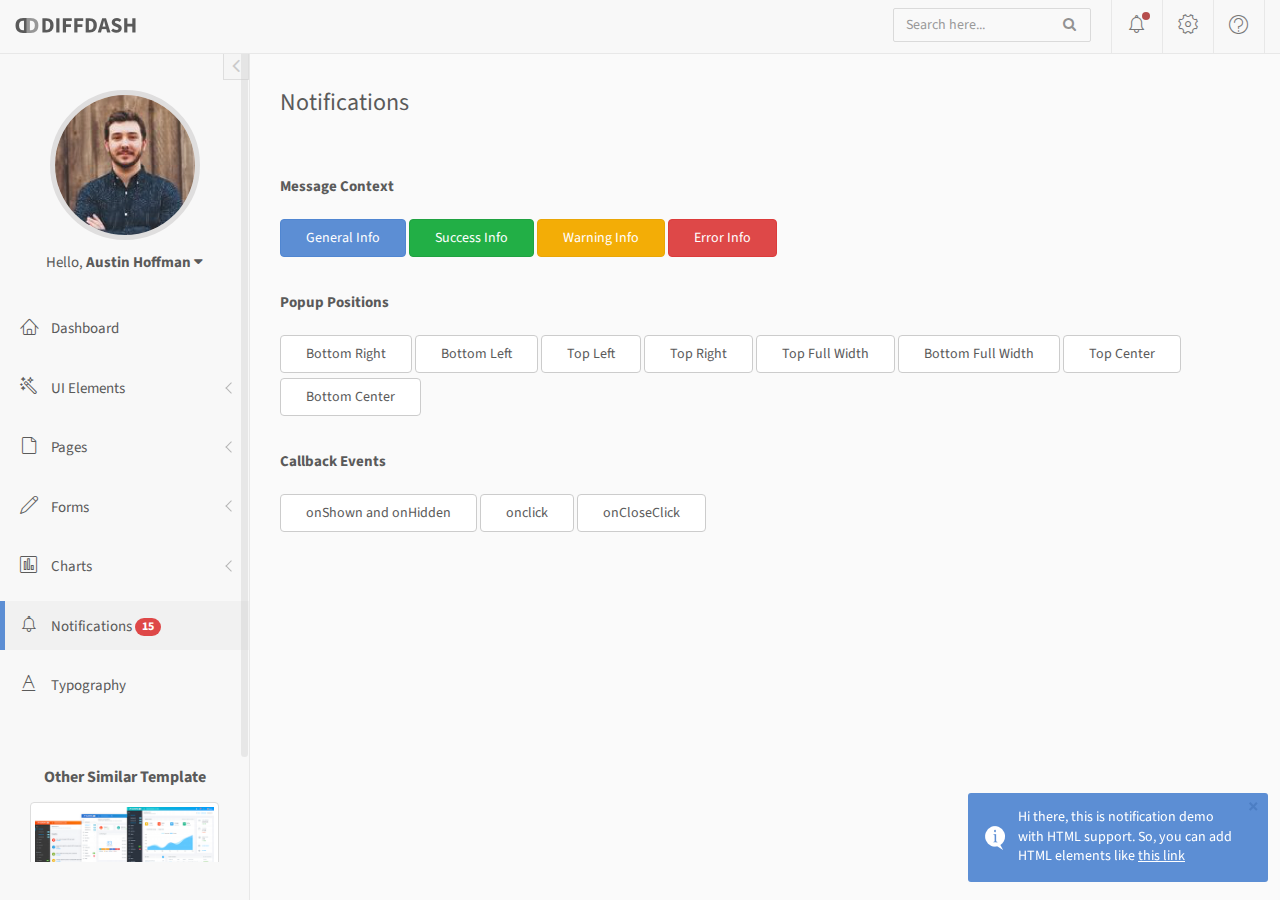
<file: css/assets14/theme/notifications.html>
<!doctype html>
<html lang="en">

<head>
	<title>Notifications | DiffDash - Free Admin Template</title>
	<meta charset="utf-8">
	<meta http-equiv="X-UA-Compatible" content="IE=edge, chrome=1">
	<meta name="viewport" content="width=device-width, initial-scale=1.0, maximum-scale=1.0, user-scalable=0">
	<!-- VENDOR CSS -->
	<link rel="stylesheet" href="assets/vendor/bootstrap/css/bootstrap.min.css">
	<link rel="stylesheet" href="assets/vendor/font-awesome/css/font-awesome.min.css">
	<link rel="stylesheet" href="assets/vendor/linearicons/style.css">
	<link rel="stylesheet" href="assets/vendor/metisMenu/metisMenu.css">
	<link rel="stylesheet" href="assets/vendor/toastr/toastr.min.css">
	<!-- MAIN CSS -->
	<link rel="stylesheet" href="assets/css/main.css">
	<!-- FOR DEMO PURPOSES ONLY. You should remove this in your project -->
	<link rel="stylesheet" href="assets/css/demo.css">
	<!-- GOOGLE FONTS -->
	<link href="https://fonts.googleapis.com/css?family=Source+Sans+Pro:300,400,600,700" rel="stylesheet">
	<!-- ICONS -->
	<link rel="apple-touch-icon" sizes="76x76" href="assets/img/apple-icon.png">
	<link rel="icon" type="image/png" sizes="96x96" href="assets/img/favicon.png">
</head>

<body>
	<!-- WRAPPER -->
	<div id="wrapper">
		<!-- NAVBAR -->
		<nav class="navbar navbar-default navbar-fixed-top">
			<div class="container-fluid">
				<div class="navbar-btn">
					<button type="button" class="btn-toggle-offcanvas"><i class="lnr lnr-menu"></i></button>
				</div>
				<!-- logo -->
				<div class="navbar-brand">
					<a href="index.html"><img src="assets/img/logo.png" alt="DiffDash Logo" class="img-responsive logo"></a>
				</div>
				<!-- end logo -->
				<div class="navbar-right">
					<!-- search form -->
					<form id="navbar-search" class="navbar-form search-form">
						<input value="" class="form-control" placeholder="Search here..." type="text">
						<button type="button" class="btn btn-default"><i class="fa fa-search"></i></button>
					</form>
					<!-- end search form -->
					<!-- navbar menu -->
					<div id="navbar-menu">
						<ul class="nav navbar-nav">
							<li class="dropdown">
								<a href="#" class="dropdown-toggle icon-menu" data-toggle="dropdown">
									<i class="lnr lnr-alarm"></i>
									<span class="notification-dot"></span>
								</a>
								<ul class="dropdown-menu notifications">
									<li class="header"><strong>You have 7 new notifications</strong></li>
									<li>
										<a href="#">
											<div class="media">
												<div class="media-left">
													<i class="fa fa-fw fa-flag-checkered text-muted"></i>
												</div>
												<div class="media-body">
													<p class="text">Your campaign <strong>Holiday Sale</strong> is starting to engage potential customers.</p>
													<span class="timestamp">24 minutes ago</span>
												</div>
											</div>
										</a>
									</li>
									<li>
										<a href="#">
											<div class="media">
												<div class="media-left">
													<i class="fa fa-fw fa-exclamation-triangle text-warning"></i>
												</div>
												<div class="media-body">
													<p class="text">Campaign <strong>Holiday Sale</strong> is nearly reach budget limit.</p>
													<span class="timestamp">2 hours ago</span>
												</div>
											</div>
										</a>
									</li>
									<li>
										<a href="#">
											<div class="media">
												<div class="media-left">
													<i class="fa fa-fw fa-bar-chart text-muted"></i>
												</div>
												<div class="media-body">
													<p class="text">Website visits from Facebook is 27% higher than last week.</p>
													<span class="timestamp">Yesterday</span>
												</div>
											</div>
										</a>
									</li>
									<li>
										<a href="#">
											<div class="media">
												<div class="media-left">
													<i class="fa fa-fw fa-check-circle text-success"></i>
												</div>
												<div class="media-body">
													<p class="text">Your campaign <strong>Holiday Sale</strong> is approved.</p>
													<span class="timestamp">2 days ago</span>
												</div>
											</div>
										</a>
									</li>
									<li>
										<a href="#">
											<div class="media">
												<div class="media-left">
													<i class="fa fa-fw fa-exclamation-circle text-danger"></i>
												</div>
												<div class="media-body">
													<p class="text">Error on website analytics configurations</p>
													<span class="timestamp">3 days ago</span>
												</div>
											</div>
										</a>
									</li>
									<li class="footer"><a href="#" class="more">See all notifications</a></li>
								</ul>
							</li>
							<li class="dropdown">
								<a href="#" class="dropdown-toggle icon-menu" data-toggle="dropdown">
									<i class="lnr lnr-cog"></i>
								</a>
								<ul class="dropdown-menu user-menu menu-icon">
									<li class="menu-heading">ACCOUNT SETTINGS</li>
									<li><a href="#"><i class="fa fa-fw fa-edit"></i> <span>Basic</span></a></li>
									<li><a href="#"><i class="fa fa-fw fa-bell"></i> <span>Notifications</span></a></li>
									<li><a href="#"><i class="fa fa-fw fa-sliders"></i> <span>Preferences</span></a></li>
									<li><a href="#"><i class="fa fa-fw fa-lock"></i> <span>Privacy</span></a></li>
									<li class="menu-heading">BILLING</li>
									<li><a href="#"><i class="fa fa-fw fa-file-text-o"></i> <span>Invoices</span></a></li>
									<li><a href="#"><i class="fa fa-fw fa-credit-card"></i> <span>Payments</span></a></li>
									<li><a href="#"><i class="fa fa-fw fa-refresh"></i> <span>Renewals</span></a></li>
									<li class="menu-button">
										<a href="#" class="btn btn-primary"><i class="fa fa-rocket"></i> UPGRADE PLAN</a>
									</li>
								</ul>
							</li>
							<li class="dropdown">
								<a href="#" class="dropdown-toggle icon-menu" data-toggle="dropdown">
									<i class="lnr lnr-question-circle"></i>
								</a>
								<ul class="dropdown-menu user-menu">
									<li>
										<form class="search-form help-search-form">
											<input value="" class="form-control" placeholder="How can we help?" type="text">
											<button type="button" class="btn btn-default"><i class="fa fa-search"></i></button>
										</form>
									</li>
									<li class="menu-heading">HOW-TO</li>
									<li><a href="#">Setting up Campaign</a></li>
									<li><a href="#">Understanding Website Analytics</a></li>
									<li><a href="#">Boost Your Sales</a></li>
									<li><a href="#">Knowing Your Audience</a></li>
									<li class="menu-heading">ACCOUNT</li>
									<li><a href="#">Change Password</a></li>
									<li><a href="#">Privacy &amp; Security</a></li>
									<li><a href="#">Membership</a></li>
									<li class="menu-heading">BILLING</li>
									<li><a href="#">Setup Payment</a></li>
									<li><a href="#">Auto-Renewal Program</a></li>
									<li><a href="#">Cancellation</a></li>
									<li class="menu-button">
										<a href="#" class="btn btn-primary"><i class="fa fa-question-circle"></i> HELP CENTER</a>
									</li>
								</ul>
							</li>
						</ul>
					</div>
					<!-- end navbar menu -->
				</div>
			</div>
		</nav>
		<!-- END NAVBAR -->
		<!-- LEFT SIDEBAR -->
		<div id="left-sidebar" class="sidebar">
			<button type="button" class="btn btn-xs btn-link btn-toggle-fullwidth">
				<span class="sr-only">Toggle Fullwidth</span>
				<i class="fa fa-angle-left"></i>
			</button>
			<div class="sidebar-scroll">
				<div class="user-account">
					<img src="assets/img/user.png" class="img-responsive img-circle user-photo" alt="User Profile Picture">
					<div class="dropdown">
						<a href="#" class="dropdown-toggle user-name" data-toggle="dropdown">Hello, <strong>Austin Hoffman</strong> <i class="fa fa-caret-down"></i></a>
						<ul class="dropdown-menu dropdown-menu-right account">
							<li><a href="#">My Profile</a></li>
							<li><a href="#">Messages</a></li>
							<li><a href="#">Settings</a></li>
							<li class="divider"></li>
							<li><a href="#">Logout</a></li>
						</ul>
					</div>
				</div>
				<nav id="left-sidebar-nav" class="sidebar-nav">
					<ul id="main-menu" class="metismenu">
						<li class=""><a href="index.html"><i class="lnr lnr-home"></i> <span>Dashboard</span></a></li>
						<li class="">
							<a href="#uiElements" class="has-arrow" aria-expanded="false"><i class="lnr lnr-magic-wand"></i> <span>UI Elements</span></a>
							<ul aria-expanded="true">
								<li class=""><a href="ui-tabs.html">Tabs</a></li>
								<li class=""><a href="ui-buttons.html">Buttons</a></li>
								<li class=""><a href="ui-bootstrap.html">Bootstrap UI</a></li>
								<li class=""><a href="ui-icons.html"><span>Icons</span></a></li>
							</ul>
						</li>
						<li class="">
							<a href="#subPages" class="has-arrow" aria-expanded="false"><i class="lnr lnr-file-empty"></i> <span>Pages</span></a>
							<ul aria-expanded="true">
								<li class=""><a href="page-profile.html">User Profile</a></li>
								<li class=""><a href="page-login.html">Login</a></li>
								<li class=""><a href="page-register.html">Register</a></li>
								<li class=""><a href="page-lockscreen.html">Lockscreen</a></li>
								<li class=""><a href="page-forgot-password.html">Forgot Password</a></li>
								<li class=""><a href="page-404.html">Page 404</a></li>
								<li class=""><a href="page-500.html">Page 500</a></li>
							</ul>
						</li>
						<li class="">
							<a href="#forms" class="has-arrow" aria-expanded="false"><i class="lnr lnr-pencil"></i> <span>Forms</span></a>
							<ul aria-expanded="true">
								<li class=""><a href="forms-validation.html">Form Validation</a></li>
								<li class=""><a href="forms-advanced.html">Advanced Form Elements</a></li>
								<li class=""><a href="forms-basic.html">Basic Form Elements</a></li>
								<li class=""><a href="forms-dragdropupload.html">Drag &amp; Drop Upload</a></li>
								<li class=""><a href="forms-texteditor.html">Text Editor</a></li>
							</ul>
						</li>
						<li class="">
							<a href="#charts" class="has-arrow" aria-expanded="false"><i class="lnr lnr-chart-bars"></i> <span>Charts</span></a>
							<ul aria-expanded="true">
								<li class=""><a href="charts-chartist.html">Chartist</a></li>
								<li class=""><a href="charts-sparkline.html">Sparkline Chart</a></li>
							</ul>
						</li>
						<li class="active"><a href="notifications.html"><i class="lnr lnr-alarm"></i> <span>Notifications</span> <span class="badge bg-danger">15</span></a></li>
						<li class=""><a href="typography.html"><i class="lnr lnr-text-format"></i> <span>Typography</span></a></li>
					</ul>
				</nav>
				<div style="padding: 30px; text-align: center;">
					<h2 style="font-size: 16px; margin-bottom: 15px; font-weight: 700;">Other Similar Template</h2>
					<a href="https://www.themeineed.com/downloads/klorofil-pro-bootstrap-admin-dashboard-template/?utm_source=diffdash&utm_medium=template&utm_campaign=KlorofilPro" target="_blank"><img src="assets/img/klorofilpro.png" class="img-responsive thumbnail" alt=""></a>
					<a href="https://www.themeineed.com/downloads/klorofil-pro-bootstrap-admin-dashboard-template/?utm_source=diffdash&utm_medium=template&utm_campaign=KlorofilPro" target="_blank" class="btn btn-primary">VIEW DEMO</a>
				</div>
			</div>
		</div>
		<!-- END LEFT SIDEBAR -->
		<!-- MAIN CONTENT -->
		<div id="main-content">
			<div class="container-fluid">
				<div class="section-heading">
					<h1 class="page-title">Notifications</h1>
				</div>
				<div class="panel-content">
					<strong>Message Context</strong>
					<br>
					<br>
					<p class="demo-button">
						<button type="button" class="btn btn-primary btn-toastr" data-context="info" data-message="This is general theme info" data-position="bottom-right">General Info</button>
						<button type="button" class="btn btn-success btn-toastr" data-context="success" data-message="This is success info" data-position="bottom-right">Success Info</button>
						<button type="button" class="btn btn-warning btn-toastr" data-context="warning" data-message="This is warning info" data-position="bottom-right">Warning Info</button>
						<button type="button" class="btn btn-danger btn-toastr" data-context="error" data-message="This is error info" data-position="bottom-right">Error Info</button>
					</p>
					<div class="margin-bottom-30"></div>
					<strong>Popup Positions</strong>
					<br>
					<br>
					<p class="demo-button">
						<button type="button" class="btn btn-default btn-toastr" data-context="info" data-message="Hi, I'm here" data-position="bottom-right">Bottom Right</button>
						<button type="button" class="btn btn-default btn-toastr" data-context="info" data-message="Hi, I'm here" data-position="bottom-left">Bottom Left</button>
						<button type="button" class="btn btn-default btn-toastr" data-context="info" data-message="Hi, I'm here" data-position="top-left">Top Left</button>
						<button type="button" class="btn btn-default btn-toastr" data-context="info" data-message="Hi, I'm here" data-position="top-right">Top Right</button>
						<button type="button" class="btn btn-default btn-toastr" data-context="info" data-message="Hi, I'm here" data-position="top-full-width">Top Full Width</button>
						<button type="button" class="btn btn-default btn-toastr" data-context="info" data-message="Hi, I'm here" data-position="bottom-full-width">Bottom Full Width</button>
						<button type="button" class="btn btn-default btn-toastr" data-context="info" data-message="Hi, I'm here" data-position="top-center">Top Center</button>
						<button type="button" class="btn btn-default btn-toastr" data-context="info" data-message="Hi, I'm here" data-position="bottom-center">Bottom Center</button>
					</p>
					<div class="margin-bottom-30"></div>
					<strong>Callback Events</strong>
					<br>
					<br>
					<p class="demo-button">
						<button type="button" class="btn btn-default btn-toastr-callback" id="toastr-callback1" data-context="info" data-message="onShown and onHidden callback demo">onShown and onHidden</button>
						<button type="button" class="btn btn-default btn-toastr-callback" id="toastr-callback2" data-context="info" data-message="Please click me">onclick</button>
						<button type="button" class="btn btn-default btn-toastr-callback" id="toastr-callback3" data-context="info" data-message="Please click close button">onCloseClick</button>
					</p>
				</div>
			</div>
		</div>
		<!-- END MAIN CONTENT -->
		<div class="clearfix"></div>
		<footer>
			<p class="copyright">&copy; 2017 <a href="https://www.themeineed.com" target="_blank">Theme I Need</a>. All Rights Reserved.</p>
		</footer>
	</div>
	<!-- END WRAPPER -->
	<!-- Javascript -->
	<script src="assets/vendor/jquery/jquery.min.js"></script>
	<script src="assets/vendor/bootstrap/js/bootstrap.min.js"></script>
	<script src="assets/vendor/metisMenu/metisMenu.js"></script>
	<script src="assets/vendor/jquery-slimscroll/jquery.slimscroll.min.js"></script>
	<script src="assets/vendor/toastr/toastr.js"></script>
	<script src="assets/scripts/common.js"></script>
	<script>
	$(function() {
		toastr.options.timeOut = "false";
		toastr.options.closeButton = true;
		toastr.options.positionClass = 'toast-bottom-right';
		toastr['info']('Hi there, this is notification demo with HTML support. So, you can add HTML elements like <a href="#">this link</a>');

		$('.btn-toastr').on('click', function() {
			$context = $(this).data('context');
			$message = $(this).data('message');
			$position = $(this).data('position');

			if ($context === '') {
				$context = 'info';
			}

			if ($position === '') {
				$positionClass = 'toast-bottom-right';
			} else {
				$positionClass = 'toast-' + $position;
			}

			toastr.remove();
			toastr[$context]($message, '', {
				positionClass: $positionClass
			});
		});

		$('#toastr-callback1').on('click', function() {
			$message = $(this).data('message');

			toastr.options = {
				"timeOut": "300",
				"onShown": function() {
					alert('onShown callback');
				},
				"onHidden": function() {
					alert('onHidden callback');
				}
			};

			toastr['info']($message);
		});

		$('#toastr-callback2').on('click', function() {
			$message = $(this).data('message');

			toastr.options = {
				"timeOut": "10000",
				"onclick": function() {
					alert('onclick callback');
				},
			};

			toastr['info']($message);

		});

		$('#toastr-callback3').on('click', function() {
			$message = $(this).data('message');

			toastr.options = {
				"timeOut": "10000",
				"closeButton": true,
				"onCloseClick": function() {
					alert('onCloseClick callback');
				}
			};

			toastr['info']($message);
		});
	});
	</script>
</body>

</html>
</file>
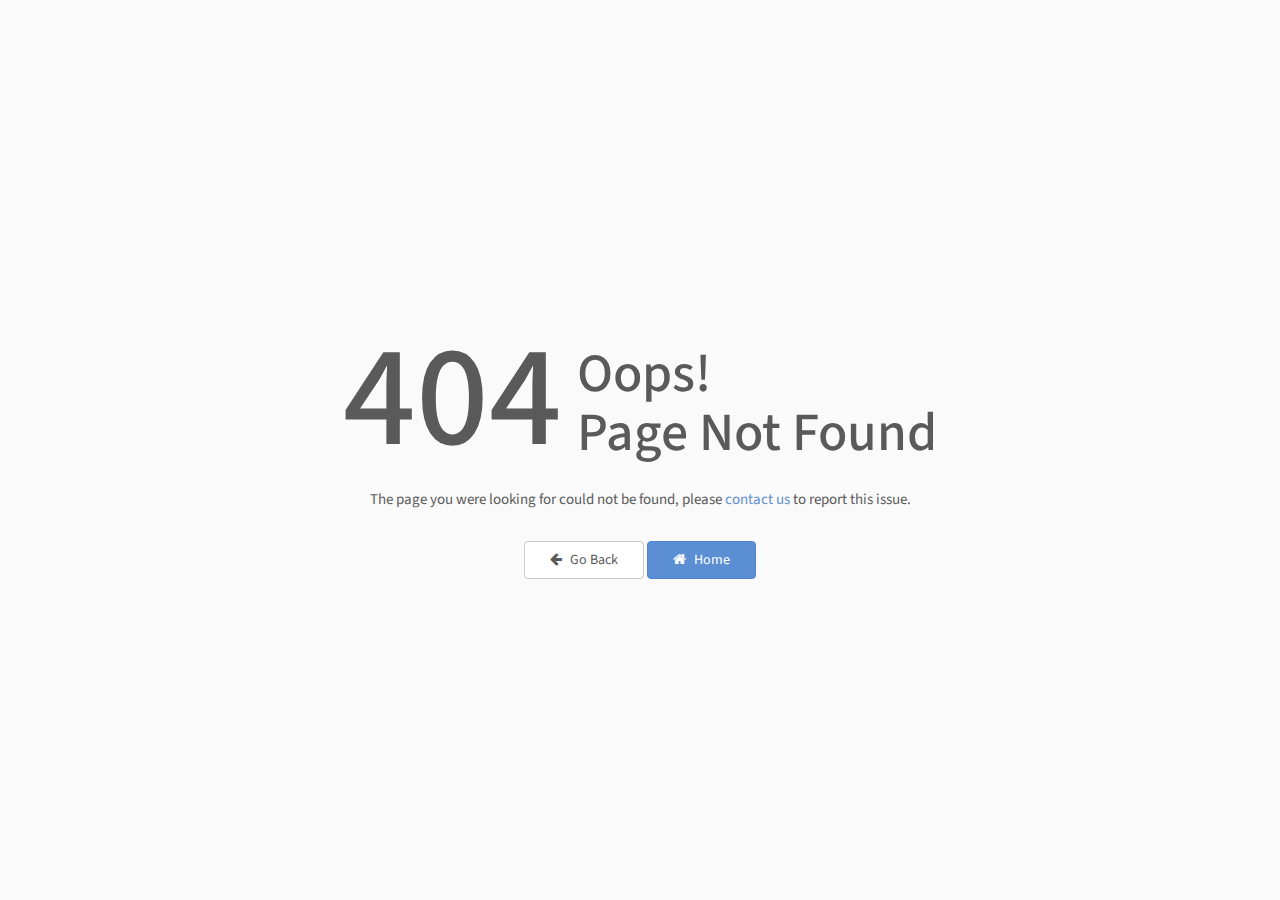
<file: css/assets14/theme/page-404.html>
<!doctype html>
<html lang="en" class="fullscreen-bg">

<head>
	<title>Page Error 404 | DiffDash - Free Admin Template</title>
	<meta charset="utf-8">
	<meta http-equiv="X-UA-Compatible" content="IE=edge, chrome=1">
	<meta name="viewport" content="width=device-width, initial-scale=1.0, maximum-scale=1.0, user-scalable=0">
	<!-- VENDOR CSS -->
	<link rel="stylesheet" href="assets/vendor/bootstrap/css/bootstrap.min.css">
	<link rel="stylesheet" href="assets/vendor/font-awesome/css/font-awesome.min.css">
	<!-- MAIN CSS -->
	<link rel="stylesheet" href="assets/css/main.css">
	<!-- FOR DEMO PURPOSES ONLY. You should remove this in your project -->
	<link rel="stylesheet" href="assets/css/demo.css">
	<!-- GOOGLE FONTS -->
	<link href="https://fonts.googleapis.com/css?family=Source+Sans+Pro:300,400,600,700" rel="stylesheet">
	<!-- ICONS -->
	<link rel="apple-touch-icon" sizes="76x76" href="assets/img/apple-icon.png">
	<link rel="icon" type="image/png" sizes="96x96" href="assets/img/favicon.png">
</head>

<body class="page-error">
	<!-- WRAPPER -->
	<div id="wrapper">
		<div class="vertical-align-wrap">
			<div class="vertical-align-middle">
				<h1>
					<span class="clearfix title">
						<span class="number left">404</span> <span class="text">Oops! <br/>Page Not Found</span>
					</span>
				</h1>
				<p>The page you were looking for could not be found, please <a href="#">contact us</a> to report this issue.</p>
				<div class="margin-top-30">
					<a href="javascript:history.go(-1)" class="btn btn-default"><i class="fa fa-arrow-left"></i> <span>Go Back</span></a>
					<a href="index.html" class="btn btn-primary"><i class="fa fa-home"></i> <span>Home</span></a>
				</div>
			</div>
		</div>
	</div>
	<!-- END WRAPPER -->
</body>

</html>
</file>
<file: css/assets14/theme/assets/vendor/linearicons/style.css>
@font-face {
	font-family: 'Linearicons-Free';
	src:url('fonts/Linearicons-Free.eot?w118d');
	src:url('fonts/Linearicons-Free.eot?#iefixw118d') format('embedded-opentype'),
		url('fonts/Linearicons-Free.woff2?w118d') format('woff2'),
		url('fonts/Linearicons-Free.woff?w118d') format('woff'),
		url('fonts/Linearicons-Free.ttf?w118d') format('truetype'),
		url('fonts/Linearicons-Free.svg?w118d#Linearicons-Free') format('svg');
	font-weight: normal;
	font-style: normal;
}

.lnr {
	font-family: 'Linearicons-Free';
	speak: none;
	font-style: normal;
	font-weight: normal;
	font-variant: normal;
	text-transform: none;
	line-height: 1;

	/* Better Font Rendering =========== */
	-webkit-font-smoothing: antialiased;
	-moz-osx-font-smoothing: grayscale;
}

.lnr-home:before {
	content: "\e800";
}
.lnr-apartment:before {
	content: "\e801";
}
.lnr-pencil:before {
	content: "\e802";
}
.lnr-magic-wand:before {
	content: "\e803";
}
.lnr-drop:before {
	content: "\e804";
}
.lnr-lighter:before {
	content: "\e805";
}
.lnr-poop:before {
	content: "\e806";
}
.lnr-sun:before {
	content: "\e807";
}
.lnr-moon:before {
	content: "\e808";
}
.lnr-cloud:before {
	content: "\e809";
}
.lnr-cloud-upload:before {
	content: "\e80a";
}
.lnr-cloud-download:before {
	content: "\e80b";
}
.lnr-cloud-sync:before {
	content: "\e80c";
}
.lnr-cloud-check:before {
	content: "\e80d";
}
.lnr-database:before {
	content: "\e80e";
}
.lnr-lock:before {
	content: "\e80f";
}
.lnr-cog:before {
	content: "\e810";
}
.lnr-trash:before {
	content: "\e811";
}
.lnr-dice:before {
	content: "\e812";
}
.lnr-heart:before {
	content: "\e813";
}
.lnr-star:before {
	content: "\e814";
}
.lnr-star-half:before {
	content: "\e815";
}
.lnr-star-empty:before {
	content: "\e816";
}
.lnr-flag:before {
	content: "\e817";
}
.lnr-envelope:before {
	content: "\e818";
}
.lnr-paperclip:before {
	content: "\e819";
}
.lnr-inbox:before {
	content: "\e81a";
}
.lnr-eye:before {
	content: "\e81b";
}
.lnr-printer:before {
	content: "\e81c";
}
.lnr-file-empty:before {
	content: "\e81d";
}
.lnr-file-add:before {
	content: "\e81e";
}
.lnr-enter:before {
	content: "\e81f";
}
.lnr-exit:before {
	content: "\e820";
}
.lnr-graduation-hat:before {
	content: "\e821";
}
.lnr-license:before {
	content: "\e822";
}
.lnr-music-note:before {
	content: "\e823";
}
.lnr-film-play:before {
	content: "\e824";
}
.lnr-camera-video:before {
	content: "\e825";
}
.lnr-camera:before {
	content: "\e826";
}
.lnr-picture:before {
	content: "\e827";
}
.lnr-book:before {
	content: "\e828";
}
.lnr-bookmark:before {
	content: "\e829";
}
.lnr-user:before {
	content: "\e82a";
}
.lnr-users:before {
	content: "\e82b";
}
.lnr-shirt:before {
	content: "\e82c";
}
.lnr-store:before {
	content: "\e82d";
}
.lnr-cart:before {
	content: "\e82e";
}
.lnr-tag:before {
	content: "\e82f";
}
.lnr-phone-handset:before {
	content: "\e830";
}
.lnr-phone:before {
	content: "\e831";
}
.lnr-pushpin:before {
	content: "\e832";
}
.lnr-map-marker:before {
	content: "\e833";
}
.lnr-map:before {
	content: "\e834";
}
.lnr-location:before {
	content: "\e835";
}
.lnr-calendar-full:before {
	content: "\e836";
}
.lnr-keyboard:before {
	content: "\e837";
}
.lnr-spell-check:before {
	content: "\e838";
}
.lnr-screen:before {
	content: "\e839";
}
.lnr-smartphone:before {
	content: "\e83a";
}
.lnr-tablet:before {
	content: "\e83b";
}
.lnr-laptop:before {
	content: "\e83c";
}
.lnr-laptop-phone:before {
	content: "\e83d";
}
.lnr-power-switch:before {
	content: "\e83e";
}
.lnr-bubble:before {
	content: "\e83f";
}
.lnr-heart-pulse:before {
	content: "\e840";
}
.lnr-construction:before {
	content: "\e841";
}
.lnr-pie-chart:before {
	content: "\e842";
}
.lnr-chart-bars:before {
	content: "\e843";
}
.lnr-gift:before {
	content: "\e844";
}
.lnr-diamond:before {
	content: "\e845";
}
.lnr-linearicons:before {
	content: "\e846";
}
.lnr-dinner:before {
	content: "\e847";
}
.lnr-coffee-cup:before {
	content: "\e848";
}
.lnr-leaf:before {
	content: "\e849";
}
.lnr-paw:before {
	content: "\e84a";
}
.lnr-rocket:before {
	content: "\e84b";
}
.lnr-briefcase:before {
	content: "\e84c";
}
.lnr-bus:before {
	content: "\e84d";
}
.lnr-car:before {
	content: "\e84e";
}
.lnr-train:before {
	content: "\e84f";
}
.lnr-bicycle:before {
	content: "\e850";
}
.lnr-wheelchair:before {
	content: "\e851";
}
.lnr-select:before {
	content: "\e852";
}
.lnr-earth:before {
	content: "\e853";
}
.lnr-smile:before {
	content: "\e854";
}
.lnr-sad:before {
	content: "\e855";
}
.lnr-neutral:before {
	content: "\e856";
}
.lnr-mustache:before {
	content: "\e857";
}
.lnr-alarm:before {
	content: "\e858";
}
.lnr-bullhorn:before {
	content: "\e859";
}
.lnr-volume-high:before {
	content: "\e85a";
}
.lnr-volume-medium:before {
	content: "\e85b";
}
.lnr-volume-low:before {
	content: "\e85c";
}
.lnr-volume:before {
	content: "\e85d";
}
.lnr-mic:before {
	content: "\e85e";
}
.lnr-hourglass:before {
	content: "\e85f";
}
.lnr-undo:before {
	content: "\e860";
}
.lnr-redo:before {
	content: "\e861";
}
.lnr-sync:before {
	content: "\e862";
}
.lnr-history:before {
	content: "\e863";
}
.lnr-clock:before {
	content: "\e864";
}
.lnr-download:before {
	content: "\e865";
}
.lnr-upload:before {
	content: "\e866";
}
.lnr-enter-down:before {
	content: "\e867";
}
.lnr-exit-up:before {
	content: "\e868";
}
.lnr-bug:before {
	content: "\e869";
}
.lnr-code:before {
	content: "\e86a";
}
.lnr-link:before {
	content: "\e86b";
}
.lnr-unlink:before {
	content: "\e86c";
}
.lnr-thumbs-up:before {
	content: "\e86d";
}
.lnr-thumbs-down:before {
	content: "\e86e";
}
.lnr-magnifier:before {
	content: "\e86f";
}
.lnr-cross:before {
	content: "\e870";
}
.lnr-menu:before {
	content: "\e871";
}
.lnr-list:before {
	content: "\e872";
}
.lnr-chevron-up:before {
	content: "\e873";
}
.lnr-chevron-down:before {
	content: "\e874";
}
.lnr-chevron-left:before {
	content: "\e875";
}
.lnr-chevron-right:before {
	content: "\e876";
}
.lnr-arrow-up:before {
	content: "\e877";
}
.lnr-arrow-down:before {
	content: "\e878";
}
.lnr-arrow-left:before {
	content: "\e879";
}
.lnr-arrow-right:before {
	content: "\e87a";
}
.lnr-move:before {
	content: "\e87b";
}
.lnr-warning:before {
	content: "\e87c";
}
.lnr-question-circle:before {
	content: "\e87d";
}
.lnr-menu-circle:before {
	content: "\e87e";
}
.lnr-checkmark-circle:before {
	content: "\e87f";
}
.lnr-cross-circle:before {
	content: "\e880";
}
.lnr-plus-circle:before {
	content: "\e881";
}
.lnr-circle-minus:before {
	content: "\e882";
}
.lnr-arrow-up-circle:before {
	content: "\e883";
}
.lnr-arrow-down-circle:before {
	content: "\e884";
}
.lnr-arrow-left-circle:before {
	content: "\e885";
}
.lnr-arrow-right-circle:before {
	content: "\e886";
}
.lnr-chevron-up-circle:before {
	content: "\e887";
}
.lnr-chevron-down-circle:before {
	content: "\e888";
}
.lnr-chevron-left-circle:before {
	content: "\e889";
}
.lnr-chevron-right-circle:before {
	content: "\e88a";
}
.lnr-crop:before {
	content: "\e88b";
}
.lnr-frame-expand:before {
	content: "\e88c";
}
.lnr-frame-contract:before {
	content: "\e88d";
}
.lnr-layers:before {
	content: "\e88e";
}
.lnr-funnel:before {
	content: "\e88f";
}
.lnr-text-format:before {
	content: "\e890";
}
.lnr-text-format-remove:before {
	content: "\e891";
}
.lnr-text-size:before {
	content: "\e892";
}
.lnr-bold:before {
	content: "\e893";
}
.lnr-italic:before {
	content: "\e894";
}
.lnr-underline:before {
	content: "\e895";
}
.lnr-strikethrough:before {
	content: "\e896";
}
.lnr-highlight:before {
	content: "\e897";
}
.lnr-text-align-left:before {
	content: "\e898";
}
.lnr-text-align-center:before {
	content: "\e899";
}
.lnr-text-align-right:before {
	content: "\e89a";
}
.lnr-text-align-justify:before {
	content: "\e89b";
}
.lnr-line-spacing:before {
	content: "\e89c";
}
.lnr-indent-increase:before {
	content: "\e89d";
}
.lnr-indent-decrease:before {
	content: "\e89e";
}
.lnr-pilcrow:before {
	content: "\e89f";
}
.lnr-direction-ltr:before {
	content: "\e8a0";
}
.lnr-direction-rtl:before {
	content: "\e8a1";
}
.lnr-page-break:before {
	content: "\e8a2";
}
.lnr-sort-alpha-asc:before {
	content: "\e8a3";
}
.lnr-sort-amount-asc:before {
	content: "\e8a4";
}
.lnr-hand:before {
	content: "\e8a5";
}
.lnr-pointer-up:before {
	content: "\e8a6";
}
.lnr-pointer-right:before {
	content: "\e8a7";
}
.lnr-pointer-down:before {
	content: "\e8a8";
}
.lnr-pointer-left:before {
	content: "\e8a9";
}
</file>
<file: css/assets14/theme/assets/vendor/chartist-plugin-tooltip/chartist-plugin-tooltip.css>
.chartist-tooltip {
  position: absolute;
  display: inline-block;
  opacity: 0;
  min-width: 5em;
  padding: .5em;
  background: #F4C63D;
  color: #453D3F;
  font-family: Oxygen,Helvetica,Arial,sans-serif;
  font-weight: 700;
  text-align: center;
  pointer-events: none;
  z-index: 1;
  -webkit-transition: opacity .2s linear;
  -moz-transition: opacity .2s linear;
  -o-transition: opacity .2s linear;
  transition: opacity .2s linear; }
  .chartist-tooltip:before {
    content: "";
    position: absolute;
    top: 100%;
    left: 50%;
    width: 0;
    height: 0;
    margin-left: -15px;
    border: 15px solid transparent;
    border-top-color: #F4C63D; }
  .chartist-tooltip.tooltip-show {
    opacity: 1; }

.ct-area, .ct-line {
  pointer-events: none; }

/*# sourceMappingURL=chartist-plugin-tooltip.css.map */
</file>
<file: css/assets14/theme/assets/css/main.css>
/*	
*	############################################################################################
*	
*	DIFFDASH - A Simple and Unique Admin Dashboard Template
*	---------------------------------------------------------------------
*
*	Version: 	1.0
*	Author: 	The Develovers
*	Website: 	https://www.themeineed.com
*	Copyright: 	Copyright 2017 The Develovers
*	
*	############################################################################################
*/
/* General Styles */
body {
  background-color: #fafafa;
  font-family: "Source Sans Pro", sans-serif;
  font-size: 15px;
  color: #5A5A5A; }

a {
  color: #6290d0; }
  a:hover, a:focus {
    color: #437ac7;
    text-decoration: none; }

.page-title {
  margin-top: 0;
  margin-bottom: 30px;
  font-size: 24px;
  font-weight: 400; }

footer {
  padding: 0 30px;
  padding-bottom: 15px;
  position: absolute;
  right: 0; }
  @media screen and (max-width: 768px) {
    footer {
      position: relative;
      text-align: center; } }

.copyright {
  margin-bottom: 0;
  font-size: 13px; }

/* Layout */
#left-sidebar {
  -webkit-transition: all 0.3s ease-in-out;
  -moz-transition: all 0.3s ease-in-out;
  -ms-transition: all 0.3s ease-in-out;
  -o-transition: all 0.3s ease-in-out;
  transition: all 0.3s ease-in-out;
  width: 250px;
  height: 100%;
  float: left;
  margin-top: 50px;
  position: fixed;
  left: 0;
  border-right: 1px solid #e8e8e8;
  background-color: #f8f8f8;
  z-index: 9; }
  @media screen and (max-width: 768px) {
    #left-sidebar {
      -moz-box-shadow: 0 5px 10px 0px rgba(0, 0, 0, 0.2);
      -webkit-box-shadow: 0 5px 10px 0px rgba(0, 0, 0, 0.2);
      box-shadow: 0 5px 10px 0px rgba(0, 0, 0, 0.2);
      left: -250px; } }

#main-content {
  -webkit-transition: all 0.3s ease-in-out;
  -moz-transition: all 0.3s ease-in-out;
  -ms-transition: all 0.3s ease-in-out;
  -o-transition: all 0.3s ease-in-out;
  transition: all 0.3s ease-in-out;
  width: calc(100% - 250px);
  float: right;
  position: relative;
  padding-top: 90px;
  padding-bottom: 40px; }
  @media screen and (max-width: 768px) {
    #main-content {
      width: 100%; } }

.layout-fullwidth #wrapper #left-sidebar {
  left: -250px; }
  .layout-fullwidth #wrapper #left-sidebar.ps {
    overflow: visible !important; }

.layout-fullwidth #wrapper #main-content {
  width: 100%; }

html.fullscreen-bg,
html.fullscreen-bg body,
html.fullscreen-bg #wrapper {
  height: 100%; }

.vertical-align-wrap {
  position: absolute;
  width: 100%;
  height: 100%;
  display: table; }

.vertical-align-middle {
  display: table-cell;
  vertical-align: middle; }

.offcanvas-active #left-sidebar {
  left: 0; }

.dashboard-section {
  margin-bottom: 50px; }

.panel-content {
  padding: 30px 15px; }
  .panel-content .heading {
    font-size: 18px;
    margin-top: 0;
    margin-bottom: 20px;
    position: relative;
    padding-left: 20px;
    padding-bottom: 10px;
    border-bottom: 1px solid #e8e8e8; }
    .panel-content .heading i {
      font-size: 16px;
      margin-right: 8px;
      float: left;
      position: absolute;
      top: 2px;
      left: 0;
      text-indent: 0;
      color: #c1c1c1; }

/* Navigation */
.navbar-default {
  -webkit-border-radius: 0;
  -moz-border-radius: 0;
  border-radius: 0;
  padding: 0;
  margin: 0;
  border: none;
  border-bottom: 1px solid #e8e8e8;
  z-index: 99; }
  .navbar-default .navbar-nav > .open a.icon-menu {
    border-color: #DBDBDB;
    background-color: #F2F2F2; }

.navbar-nav {
  margin: 0;
  margin-right: 15px; }
  .navbar-nav .icon-menu {
    display: inline-block;
    vertical-align: middle;
    *vertical-align: auto;
    *zoom: 1;
    *display: inline;
    padding-top: 14px;
    padding-bottom: 14px;
    position: relative;
    border-left: 1px solid #e8e8e8; }
    .navbar-nav .icon-menu i {
      font-size: 20px; }
    .navbar-nav .icon-menu .notification-dot {
      -webkit-border-radius: 50%;
      -moz-border-radius: 50%;
      border-radius: 50%;
      width: 8px;
      height: 8px;
      position: absolute;
      top: 12px;
      right: 12px;
      background-color: #B54D4D; }
  .navbar-nav .dropdown-menu {
    -moz-box-shadow: 0px 2px 6px 0px rgba(0, 0, 0, 0.05);
    -webkit-box-shadow: 0px 2px 6px 0px rgba(0, 0, 0, 0.05);
    box-shadow: 0px 2px 6px 0px rgba(0, 0, 0, 0.05);
    background: #fff;
    top: 80%; }
  .navbar-nav li:last-child .icon-menu {
    border-right: 1px solid #e8e8e8; }
  .navbar-nav ul.notifications {
    padding: 0;
    border: 1px solid #ededed; }
    .navbar-nav ul.notifications li {
      border-bottom: 1px solid #e8e8e8; }
      .navbar-nav ul.notifications li.header, .navbar-nav ul.notifications li.footer {
        padding: 12px 20px; }
      .navbar-nav ul.notifications li:last-child {
        border-bottom: none; }
      .navbar-nav ul.notifications li.footer a {
        display: inline;
        padding: 0;
        text-decoration: underline;
        color: #5c8ed4; }
        .navbar-nav ul.notifications li.footer a:hover, .navbar-nav ul.notifications li.footer a:focus {
          text-decoration: none; }
      .navbar-nav ul.notifications li i {
        font-size: 24px; }
      .navbar-nav ul.notifications li > a {
        padding: 23px 15px;
        color: #5A5A5A; }
        .navbar-nav ul.notifications li > a:hover, .navbar-nav ul.notifications li > a:focus {
          background-color: #f9f9f9; }
      .navbar-nav ul.notifications li .text {
        margin-bottom: 0; }
      .navbar-nav ul.notifications li .timestamp {
        font-size: 13px;
        color: #9A9A9A; }
  .navbar-nav ul.user-menu {
    padding: 20px 0; }
    .navbar-nav ul.user-menu > li.menu-heading {
      padding: 25px 20px 5px 20px;
      font-weight: 700; }
    .navbar-nav ul.user-menu > li:first-child {
      padding-top: 0; }
    .navbar-nav ul.user-menu > li > a:hover, .navbar-nav ul.user-menu > li > a:focus {
      background: none;
      text-decoration: underline; }
    .navbar-nav ul.user-menu .help-search-form {
      margin: 0 20px; }
    .navbar-nav ul.user-menu .menu-button {
      text-align: center;
      padding-top: 20px;
      padding-left: 20px;
      padding-right: 20px; }
      .navbar-nav ul.user-menu .menu-button .btn {
        display: inline-block;
        vertical-align: middle;
        *vertical-align: auto;
        *zoom: 1;
        *display: inline;
        padding: 8px 30px;
        font-size: 14px;
        font-weight: 700;
        color: #fff !important; }
        .navbar-nav ul.user-menu .menu-button .btn:hover, .navbar-nav ul.user-menu .menu-button .btn:focus {
          background-color: #5086d1;
          text-decoration: none; }
    .navbar-nav ul.user-menu.menu-icon > li > a {
      padding-top: 8px;
      padding-bottom: 8px; }
      .navbar-nav ul.user-menu.menu-icon > li > a i {
        margin-right: 5px; }
      .navbar-nav ul.user-menu.menu-icon > li > a:hover, .navbar-nav ul.user-menu.menu-icon > li > a:focus {
        text-decoration: none; }
        .navbar-nav ul.user-menu.menu-icon > li > a:hover span, .navbar-nav ul.user-menu.menu-icon > li > a:focus span {
          text-decoration: underline; }
  @media screen and (max-width: 767px) {
    .navbar-nav {
      margin-right: 0; }
      .navbar-nav > li {
        display: table-cell;
        position: inherit;
        text-align: center; }
      .navbar-nav .dropdown-menu {
        max-height: 400px;
        overflow: auto; }
      .navbar-nav .dropdown-menu > li > a {
        white-space: normal; }
      .navbar-nav .open .dropdown-menu {
        -moz-box-shadow: 0px 2px 6px 0px rgba(0, 0, 0, 0.05);
        -webkit-box-shadow: 0px 2px 6px 0px rgba(0, 0, 0, 0.05);
        box-shadow: 0px 2px 6px 0px rgba(0, 0, 0, 0.05);
        position: absolute;
        width: 100%;
        background: #fff; }
        .navbar-nav .open .dropdown-menu > li > a {
          padding: 3px 20px; }
        .navbar-nav .open .dropdown-menu.notifications > li > a {
          padding: 12px 15px; } }

.navbar-brand {
  padding: 18px 15px; }

@media screen and (max-width: 768px) {
  .navbar > .container .navbar-brand,
  .navbar > .container-fluid .navbar-brand {
    margin-left: 0; } }

@media screen and (min-width: 769px) {
  .navbar > .container .navbar-brand,
  .navbar > .container-fluid .navbar-brand {
    margin-left: -15px; } }

.navbar-btn {
  float: left;
  padding: 0; }
  .navbar-btn button {
    font-size: 24px;
    padding: 4px 0;
    line-height: .7;
    border: none;
    background: none;
    outline: none; }
  @media screen and (max-width: 640px) {
    .navbar-btn {
      padding-left: 0; } }

#navbar-search {
  float: left;
  margin-left: 20px;
  margin-right: 20px; }
  @media screen and (max-width: 767px) {
    #navbar-search {
      display: none; } }

#navbar-menu {
  float: right; }

.btn-toggle-offcanvas {
  display: none; }
  @media screen and (max-width: 768px) {
    .btn-toggle-offcanvas {
      display: inline-block;
      vertical-align: middle;
      *vertical-align: auto;
      *zoom: 1;
      *display: inline; } }

.user-account {
  margin: 40px auto 30px auto;
  text-align: center; }
  .user-account .user-photo {
    margin: 0 auto;
    border: 5px solid #dfdede; }
  .user-account .user-name {
    display: block;
    margin-top: 12px;
    color: inherit; }
    .user-account .user-name:hover, .user-account .user-name:focus {
      text-decoration: none; }

.sidebar-nav ul {
  padding: 0;
  margin: 0;
  list-style: none; }

.sidebar-nav .metismenu {
  display: -webkit-box;
  display: -ms-flexbox;
  display: flex;
  -webkit-box-orient: vertical;
  -webkit-box-direction: normal;
  -ms-flex-direction: column;
  flex-direction: column; }
  .sidebar-nav .metismenu > li {
    padding-bottom: 10px; }
    .sidebar-nav .metismenu > li a {
      border-left: 5px solid transparent; }
    .sidebar-nav .metismenu > li.active > a {
      border-left-color: #5c8ed4;
      background-color: #f1f1f1; }
    .sidebar-nav .metismenu > li .active a {
      font-weight: 700; }
    .sidebar-nav .metismenu > li i {
      position: relative;
      top: 1px;
      margin-right: 10px;
      font-size: 18px; }
  .sidebar-nav .metismenu > li {
    -webkit-box-flex: 1;
    -ms-flex: 1 1 0%;
    flex: 1 1 0%;
    display: -webkit-box;
    display: -ms-flexbox;
    display: flex;
    -webkit-box-orient: vertical;
    -webkit-box-direction: normal;
    -ms-flex-direction: column;
    flex-direction: column;
    position: relative; }
  .sidebar-nav .metismenu a {
    -webkit-transition: all 0.3s ease-out;
    -moz-transition: all 0.3s ease-out;
    -ms-transition: all 0.3s ease-out;
    -o-transition: all 0.3s ease-out;
    transition: all 0.3s ease-out;
    position: relative;
    display: block;
    padding: 13px 15px;
    outline-width: 0;
    color: #5A5A5A; }
  .sidebar-nav .metismenu ul a {
    padding: 10px 15px 10px 55px; }
  .sidebar-nav .metismenu ul ul a {
    padding: 10px 15px 10px 70px; }
  .sidebar-nav .metismenu ul.collapse a:hover, .sidebar-nav .metismenu ul.collapse a:focus {
    text-decoration: none; }
  .sidebar-nav .metismenu a:hover, .sidebar-nav .metismenu a:focus, .sidebar-nav .metismenu a:active {
    text-decoration: none;
    background: #f1f1f1; }
  .sidebar-nav .metismenu .has-arrow::after {
    color: #b5b5b5; }

.nav-tabs > li > a {
  color: inherit;
  font-weight: 600; }
  .nav-tabs > li > a:hover, .nav-tabs > li > a:focus {
    background-color: #f5f5f5; }

.nav-tabs > li.active > a, .nav-tabs > li.active > a:hover, .nav-tabs > li.active > a:focus {
  background-color: #fafafa;
  color: #5A5A5A; }

.tab-content {
  padding: 15px; }

.nav-tabs-colored > li.active > a, .nav-tabs-colored > li.active > a:hover, .nav-tabs-colored > li.active > a:focus {
  background-color: #f5f5f5;
  color: #5A5A5A; }

.tab-content-colored {
  background-color: #f5f5f5; }

.nav .open > a, .nav .open > a:hover, .nav .open > a:focus {
  border-color: #ddd; }

.dropdown-menu > li > a, .dropdown-menu > li > a:hover, .dropdown-menu > li > a:focus {
  color: #5A5A5A; }

.dropdown-menu > .active > a, .dropdown-menu > .active > a:hover, .dropdown-menu > .active > a:focus {
  background-color: #5c8ed4; }

.nav-pills > li > a {
  color: inherit; }

.nav-pills > li.active > a, .nav-pills > li.active > a:hover, .nav-pills > li.active > a:focus {
  background-color: #efefef;
  color: #5A5A5A; }

.btn-toggle-fullwidth {
  -webkit-border-radius: 0;
  -moz-border-radius: 0;
  border-radius: 0;
  position: absolute;
  right: 0;
  padding: 5px 10px;
  background: #f5f5f5;
  color: #cacaca;
  border: 1px solid #dedede;
  z-index: 99; }
  .btn-toggle-fullwidth:hover, .btn-toggle-fullwidth:focus {
    background-color: #e8e8e8;
    color: #ababab; }
  .btn-toggle-fullwidth i {
    margin: 0;
    font-size: 22px;
    vertical-align: middle; }
  @media screen and (max-width: 768px) {
    .btn-toggle-fullwidth {
      display: none; } }

/* Forms */
label {
  font-weight: 600; }

.search-form {
  position: relative;
  padding: 0; }
  .search-form .btn {
    -moz-box-shadow: none;
    -webkit-box-shadow: none;
    box-shadow: none;
    position: absolute;
    top: 7px;
    right: 10px;
    padding: 0;
    border: none;
    color: #929292;
    background-color: transparent; }
    .search-form .btn:hover, .search-form .btn:focus {
      background-color: inherit;
      border-left: none;
      border-color: inherit; }

/* fancy checkbox and radio button */
.fancy-checkbox {
  margin-right: 10px; }
  .fancy-checkbox,
  .fancy-checkbox label {
    font-weight: normal; }
  .fancy-checkbox input[type="checkbox"] {
    display: none; }
    .fancy-checkbox input[type="checkbox"] + span {
      display: inline-block;
      vertical-align: middle;
      *vertical-align: auto;
      *zoom: 1;
      *display: inline;
      cursor: pointer;
      position: relative; }
      .fancy-checkbox input[type="checkbox"] + span:before {
        display: inline-block;
        vertical-align: middle;
        *vertical-align: auto;
        *zoom: 1;
        *display: inline;
        position: relative;
        bottom: 1px;
        width: 18px;
        height: 18px;
        margin-right: 10px;
        content: "";
        border: 1px solid #ccc; }
    .fancy-checkbox input[type="checkbox"]:checked + span:before {
      font-family: FontAwesome;
      content: '\f00c';
      font-size: 12px;
      color: #99a1a7;
      text-align: center;
      line-height: 16px;
      background: #ededed;
      border: 1px solid #ccc; }
  .fancy-checkbox.custom-color-green input[type="checkbox"]:checked + span:before {
    color: #53D76A;
    background-color: #fff; }
  .fancy-checkbox.custom-bgcolor-green input[type="checkbox"]:checked + span:before {
    color: #fff;
    background-color: #53D76A;
    border-color: #32cf4d; }

.fancy-radio {
  margin-right: 10px; }
  .fancy-radio,
  .fancy-radio label {
    font-weight: normal; }
  .fancy-radio input[type="radio"] {
    display: none; }
    .fancy-radio input[type="radio"] + span {
      display: block;
      cursor: pointer;
      position: relative; }
      .fancy-radio input[type="radio"] + span i {
        display: inline-block;
        vertical-align: middle;
        *vertical-align: auto;
        *zoom: 1;
        *display: inline;
        -webkit-border-radius: 8px;
        -moz-border-radius: 8px;
        border-radius: 8px;
        position: relative;
        bottom: 1px;
        content: "";
        border: 1px solid #ccc;
        width: 18px;
        height: 18px;
        margin-right: 5px; }
    .fancy-radio input[type="radio"]:checked + span i:after {
      -webkit-border-radius: 50%;
      -moz-border-radius: 50%;
      border-radius: 50%;
      display: block;
      position: relative;
      top: 3px;
      left: 3px;
      content: '';
      width: 10px;
      height: 10px;
      background-color: #7b848c; }
  .fancy-radio.custom-color-green input[type="radio"]:checked + span i:after {
    background-color: #53D76A; }
  .fancy-radio.custom-bgcolor-green input[type="radio"]:checked + span i {
    background-color: #53D76A; }
    .fancy-radio.custom-bgcolor-green input[type="radio"]:checked + span i:after {
      background-color: #fff; }

/* fancy checkbox and fancy radio */
.input-group-addon .fancy-radio,
.input-group-addon .fancy-checkbox {
  margin: 0;
  position: relative;
  top: 1px; }

.input-group-addon .fancy-radio input[type="radio"] + span i,
.input-group-addon .fancy-checkbox input[type="checkbox"] + span {
  margin: 0; }
  .input-group-addon .fancy-radio input[type="radio"] + span i:before,
  .input-group-addon .fancy-checkbox input[type="checkbox"] + span:before {
    margin: 0; }

.form-control {
  -moz-box-shadow: none;
  -webkit-box-shadow: none;
  box-shadow: none;
  -webkit-border-radius: 2px;
  -moz-border-radius: 2px;
  border-radius: 2px;
  background-color: #f9f9f9;
  border-color: #dadada;
  color: #777; }
  .form-control:focus {
    -moz-box-shadow: none;
    -webkit-box-shadow: none;
    box-shadow: none;
    outline: none;
    border-color: #c1c0c0; }

.help-block {
  font-size: 13px;
  color: #929292; }

/* multiselect checkbox */
.multiselect-custom + .btn-group ul.multiselect-container > li > a {
  padding: 3px 20px; }
  .multiselect-custom + .btn-group ul.multiselect-container > li > a label.checkbox {
    padding-left: 0; }
    .multiselect-custom + .btn-group ul.multiselect-container > li > a label.checkbox:before {
      display: inline-block;
      vertical-align: middle;
      *vertical-align: auto;
      *zoom: 1;
      *display: inline;
      position: relative;
      bottom: 1px;
      content: "";
      width: 16px;
      height: 16px;
      margin-right: 10px;
      border: 1px solid #ccc;
      background-color: #fafafa; }
    .multiselect-custom + .btn-group ul.multiselect-container > li > a label.checkbox input[type="checkbox"] {
      display: none; }

.multiselect-custom + .btn-group ul.multiselect-container > li.active > a label.checkbox:before {
  font-family: FontAwesome;
  content: '\f00c';
  font-size: 12px;
  color: #99A1A7;
  text-align: center;
  line-height: 15px;
  background-color: #EDEDED; }

/* multiselect radio */
.multiselect-custom + .btn-group ul.multiselect-container > li > a label.radio {
  padding-left: 0; }
  .multiselect-custom + .btn-group ul.multiselect-container > li > a label.radio:before {
    display: inline-block;
    vertical-align: middle;
    *vertical-align: auto;
    *zoom: 1;
    *display: inline;
    -webkit-border-radius: 8px;
    -moz-border-radius: 8px;
    border-radius: 8px;
    position: relative;
    bottom: 1px;
    content: "";
    width: 16px;
    height: 16px;
    margin-right: 10px;
    border: 1px solid #ccc;
    background-color: #fafafa; }
  .multiselect-custom + .btn-group ul.multiselect-container > li > a label.radio input[type="radio"] {
    display: none; }

.multiselect-custom + .btn-group ul.multiselect-container > li.active > a label.radio:before {
  font-family: FontAwesome;
  content: '\f111';
  color: #99a1a7;
  font-size: 8px;
  text-align: center;
  line-height: 15px; }

.multiselect-search {
  -moz-border-radius-topright: 2px !important;
  -webkit-border-top-right-radius: 2px !important;
  border-top-right-radius: 2px !important;
  -moz-border-radius-bottomright: 2px !important;
  -webkit-border-bottom-right-radius: 2px !important;
  border-bottom-right-radius: 2px !important; }

.btn.multiselect-clear-filter {
  -moz-box-shadow: none;
  -webkit-box-shadow: none;
  box-shadow: none;
  position: absolute;
  top: 2px;
  right: 0;
  padding-left: 0;
  padding-right: 0;
  border: none;
  background: transparent;
  z-index: 9 !important;
  outline: none; }
  .btn.multiselect-clear-filter:hover, .btn.multiselect-clear-filter:focus {
    background: transparent;
    outline: none; }

/* date picker */
.datepicker table tr td.active.active, .datepicker table tr td.active.highlighted.active, .datepicker table tr td.active.highlighted:active, .datepicker table tr td.active.active:active {
  background-color: #5c8ed4;
  border-color: #3c78cb; }

/* parsley js */
.parsley-errors-list {
  margin-top: 8px; }
  .parsley-errors-list li {
    color: #de4848;
    font-size: 0.9em;
    margin-top: 3px; }

input.parsley-error,
select.parsley-error,
textarea.parsley-error {
  background-color: #fbf5f5;
  border-color: #efd8d8; }

.form-control.parsley-error:focus {
  border-color: #e1b3b3; }

.form-control.parsley-success:focus {
  border-color: #afd99d; }

.md-editor > textarea {
  padding: 10px; }

.dropify-wrapper {
  -webkit-border-radius: 3px;
  -moz-border-radius: 3px;
  border-radius: 3px;
  background-color: #f9f9f9;
  color: #b9b9b9;
  border: 1px solid #e4e4e4; }
  .dropify-wrapper .dropify-preview {
    background-color: #f9f9f9; }

/* Authentication forms */
.auth-box {
  -moz-box-shadow: 1px 2px 10px 0 rgba(0, 0, 0, 0.1);
  -webkit-box-shadow: 1px 2px 10px 0 rgba(0, 0, 0, 0.1);
  box-shadow: 1px 2px 10px 0 rgba(0, 0, 0, 0.1);
  -webkit-border-radius: 5px;
  -moz-border-radius: 5px;
  border-radius: 5px;
  width: 600px;
  height: auto;
  margin: 0 auto;
  background-color: #fff; }
  .auth-box .content {
    display: inline-block;
    vertical-align: middle;
    *vertical-align: auto;
    *zoom: 1;
    *display: inline;
    width: 99%;
    padding: 30px;
    vertical-align: middle; }
  .auth-box .form-auth-small .btn {
    margin-top: 20px; }
  .auth-box .form-auth-small .element-left {
    float: left; }
  .auth-box .form-auth-small .element-right {
    float: right; }
  .auth-box .form-auth-small .bottom {
    margin-top: 20px;
    text-align: center; }
  .auth-box .lead {
    margin-top: 5px;
    font-size: 18px;
    text-align: center; }
  .auth-box .helper-text {
    font-size: 13px;
    color: #9A9A9A; }
  .auth-box .btn-signin-social {
    display: block;
    margin-bottom: 15px;
    padding: 10px 22px;
    width: 100%;
    background-color: #fff;
    border-color: #e4ecf0; }
    .auth-box .btn-signin-social:hover, .auth-box .btn-signin-social:focus {
      background-color: #fafafa; }
    .auth-box .btn-signin-social i {
      font-size: 16px;
      margin: 5px; }
  .auth-box.lockscreen {
    width: 50%;
    padding: 40px 60px; }
    .auth-box.lockscreen .logo {
      margin-bottom: 30px; }
    .auth-box.lockscreen .user {
      margin-bottom: 30px; }
      .auth-box.lockscreen .user .name {
        font-size: 18px;
        margin-top: 10px; }
  @media screen and (min-width: 1440px) {
    .auth-box.lockscreen {
      width: 35%; } }
  @media screen and (max-width: 1279px) {
    .auth-box {
      width: 90%; } }
  @media screen and (max-width: 992px) {
    .auth-box {
      width: 70%; }
      .auth-box.lockscreen {
        width: 50%;
        padding: 40px 20px; } }
  @media screen and (max-width: 640px) {
    .auth-box {
      width: 90%; }
      .auth-box .content {
        width: 95%; }
      .auth-box.lockscreen {
        width: 90%; } }

/* Buttons */
.btn {
  padding: 8px 25px; }
  .btn:focus, .btn.focus {
    outline: none; }
  .btn.active, .btn:active {
    -moz-box-shadow: none;
    -webkit-box-shadow: none;
    box-shadow: none; }
    .btn.active:focus, .btn.active.focus, .btn:active:focus, .btn:active.focus {
      outline: none; }
  .btn i:first-child {
    margin-right: 5px; }
  .btn span:first-child {
    margin-right: 5px; }

.btn-sm {
  padding: 6px 18px; }

.btn-xs {
  padding: 3px 8px; }

.btn-primary {
  background-color: #5c8ed4;
  border-color: #5086d1; }
  .btn-primary:hover, .btn-primary:focus {
    background-color: #5086d1;
    border-color: #5086d1; }
  .btn-primary.active, .btn-primary.active:focus, .btn-primary.active.focus, .btn-primary:active, .btn-primary:active:focus, .btn-primary:active.focus {
    background-color: #4c83d0;
    border-color: #4c83d0; }

.btn-default {
  color: #5A5A5A; }
  .btn-default:hover, .btn-default:focus {
    background-color: #f9f9f9;
    border-color: #dcdcdc;
    color: #5A5A5A; }
  .btn-default.active, .btn-default.active:focus, .btn-default.active.focus, .btn-default:active, .btn-default:active:focus, .btn-default:active.focus {
    background-color: #f4f4f4;
    border-color: #d2d2d2;
    color: #5A5A5A; }

.btn-default-dark {
  background-color: #acb5c1;
  border-color: #a3adba;
  color: #fff; }
  .btn-default-dark:hover, .btn-default-dark:focus {
    background-color: #9da8b6;
    border-color: #98a3b2;
    color: #fff; }
  .btn-default-dark.active, .btn-default-dark.active:focus, .btn-default-dark.active.focus, .btn-default-dark:active, .btn-default-dark:active:focus, .btn-default-dark:active.focus {
    background-color: #9da8b6;
    border-color: #98a3b2;
    color: #fff; }

.btn-info {
  background-color: #3C89DA;
  border-color: #2f81d8; }
  .btn-info:hover, .btn-info:focus {
    background-color: #2f81d8;
    border-color: #2f81d8; }
  .btn-info.active, .btn-info.active:focus, .btn-info.active.focus, .btn-info:active, .btn-info:active:focus, .btn-info:active.focus {
    background-color: #287cd4;
    border-color: #287cd4; }

.btn-success {
  background-color: #22af46;
  border-color: #20a241; }
  .btn-success:hover, .btn-success:focus {
    background-color: #20a241;
    border-color: #20a241; }
  .btn-success.active, .btn-success.active:focus, .btn-success.active.focus, .btn-success:active, .btn-success:active:focus, .btn-success:active.focus {
    background-color: #1f9e3f;
    border-color: #1f9e3f; }

.btn-warning {
  background-color: #f3ad06;
  border-color: #e9a606; }
  .btn-warning:hover, .btn-warning:focus {
    background-color: #e9a606;
    border-color: #e9a606; }
  .btn-warning.active, .btn-warning.active:focus, .btn-warning.active.focus, .btn-warning:active, .btn-warning:active:focus, .btn-warning:active.focus {
    background-color: #df9f06;
    border-color: #df9f06; }

.btn-danger {
  background-color: #de4848;
  border-color: #dc3b3b; }
  .btn-danger:hover, .btn-danger:focus {
    background-color: #dc3b3b;
    border-color: #dc3b3b; }
  .btn-danger.active, .btn-danger.active:focus, .btn-danger.active.focus, .btn-danger:active, .btn-danger:active:focus, .btn-danger:active.focus {
    background-color: #da3232;
    border-color: #da3232; }

.btn-group.open .dropdown-toggle {
  -moz-box-shadow: none;
  -webkit-box-shadow: none;
  box-shadow: none; }

.open > .dropdown-toggle.btn-primary {
  background-color: #5c8ed4;
  border-color: #5086d1; }
  .open > .dropdown-toggle.btn-primary:focus, .open > .dropdown-toggle.btn-primary:hover {
    background-color: #5086d1;
    border-color: #5086d1; }

.open > .dropdown-toggle.btn-success {
  background-color: #22af46;
  border-color: #20a241; }
  .open > .dropdown-toggle.btn-success:focus, .open > .dropdown-toggle.btn-success:hover {
    background-color: #20a241;
    border-color: #20a241; }

.open > .dropdown-toggle.btn-warning {
  background-color: #f3ad06;
  border-color: #e9a606; }
  .open > .dropdown-toggle.btn-warning:focus, .open > .dropdown-toggle.btn-warning:hover {
    background-color: #e9a606;
    border-color: #e9a606; }

.open > .dropdown-toggle.btn-danger {
  background-color: #de4848;
  border-color: #dc3b3b; }
  .open > .dropdown-toggle.btn-danger:focus, .open > .dropdown-toggle.btn-danger:hover {
    background-color: #dc3b3b;
    border-color: #dc3b3b; }

.open > .dropdown-toggle.btn-default {
  background-color: #acb5c1;
  border-color: #a3adba;
  color: #fff; }
  .open > .dropdown-toggle.btn-default:focus, .open > .dropdown-toggle.btn-default:hover {
    background-color: #f9f9f9;
    border-color: #dcdcdc;
    color: #5A5A5A; }

.input-group-btn > .btn {
  padding-top: 6px;
  padding-bottom: 6px; }

.action-buttons .btn {
  margin-right: 5px; }

@media screen and (max-width: 768px) {
  .action-buttons .btn {
    margin-bottom: 5px; } }

/* Elements */
.list-referrals > li {
  margin-bottom: 35px; }

.list-referrals .value {
  font-size: 20px;
  margin-right: 10px; }

.metric-inline {
  -webkit-border-radius: 3px;
  -moz-border-radius: 3px;
  border-radius: 3px;
  text-align: center;
  padding: 20px;
  font-size: 36px;
  background-color: #f5f5f5; }
  .metric-inline i {
    display: block;
    margin-bottom: 12px;
    color: #9A9A9A; }
  .metric-inline span {
    display: block;
    font-size: 20px; }

.separator-linethrough {
  position: relative;
  margin: 30px 0;
  text-align: center; }
  .separator-linethrough span {
    display: inline-block;
    vertical-align: middle;
    *vertical-align: auto;
    *zoom: 1;
    *display: inline;
    padding: 0 10px;
    position: inherit;
    font-size: 18px;
    background-color: #fff;
    z-index: 9; }
  .separator-linethrough:after {
    display: block;
    position: absolute;
    top: 50%;
    width: 100%;
    content: '';
    border-top: 1px solid #f0f0f0;
    z-index: 0; }

/* toastr notification */
#toast-container > div {
  opacity: 1;
  filter: alpha(opacity=100); }
  #toast-container > div, #toast-container > div:hover {
    -moz-box-shadow: none;
    -webkit-box-shadow: none;
    box-shadow: none; }

.toast-close-button {
  opacity: 0.3;
  filter: alpha(opacity=30);
  top: -11px;
  text-shadow: none;
  color: #fff; }
  .toast-close-button:hover, .toast-close-button:focus {
    opacity: 0.5;
    filter: alpha(opacity=50); }

.toast a {
  text-decoration: underline; }
  .toast a:hover, .toast a:focus {
    text-decoration: none;
    color: #fff; }

.toast .toast-message {
  font-size: 14px;
  line-height: 1.4; }

.toast-info {
  background-color: #5c8ed4; }
  .toast-info .toast-close-button {
    color: #2a5ba0; }

.toast-success {
  background-color: #22af46; }
  .toast-success .toast-close-button {
    color: #115a24; }

.toast-warning {
  background-color: #f3ad06; }
  .toast-warning .toast-close-button {
    color: #8f6604; }

.toast-error {
  background-color: #de4848; }
  .toast-error .toast-close-button {
    color: #8d1919; }

/* Bootstrap Elements */
/* bootstrap progress bar */
.progress {
  -webkit-border-radius: 2px;
  -moz-border-radius: 2px;
  border-radius: 2px;
  -moz-box-shadow: none;
  -webkit-box-shadow: none;
  box-shadow: none;
  background-color: #f1f1f1; }
  .progress.wide {
    width: 60px; }
  .progress .progress-bar {
    -webkit-transition: width 3s ease;
    -moz-transition: width 3s ease;
    -ms-transition: width 3s ease;
    -o-transition: width 3s ease;
    transition: width 3s ease;
    -moz-box-shadow: none;
    -webkit-box-shadow: none;
    box-shadow: none; }
  .progress.progress-lg {
    height: 28px; }
  .progress.progress-sm {
    height: 12px; }
  .progress.progress-xs {
    height: 5px; }
  .progress.progress-sm .progress-bar, .progress.progress-xs .progress-bar {
    text-indent: -9999px; }

.progress-bar {
  background-color: #5c8ed4; }

.progress-bar-success {
  background-color: #22af46; }

.progress-bar-warning {
  background-color: #f3ad06; }

.progress-bar-danger {
  background-color: #de4848; }

.progress-bar-info {
  background-color: #3C89DA; }

.progress-transparent.custom-color-blue {
  background-color: rgba(14, 155, 226, 0.2); }
  .progress-transparent.custom-color-blue .progress-bar {
    background-color: #0E9BE2; }

.progress-transparent.custom-color-green {
  background-color: rgba(124, 172, 37, 0.2); }
  .progress-transparent.custom-color-green .progress-bar {
    background-color: #7CAC25; }

.progress-transparent.custom-color-orange {
  background-color: rgba(255, 68, 2, 0.2); }
  .progress-transparent.custom-color-orange .progress-bar {
    background-color: #FF4402; }

.progress-transparent.custom-color-purple {
  background-color: rgba(171, 125, 246, 0.2); }
  .progress-transparent.custom-color-purple .progress-bar {
    background-color: #AB7DF6; }

.progress-transparent.custom-color-yellow {
  background-color: rgba(243, 187, 35, 0.2); }
  .progress-transparent.custom-color-yellow .progress-bar {
    background-color: #F3BB23; }

.progress-transparent.custom-color-lightseagreen {
  background-color: rgba(32, 178, 170, 0.2); }
  .progress-transparent.custom-color-lightseagreen .progress-bar {
    background-color: #20B2AA; }

.alert-success {
  color: #fff;
  background-color: #20a241;
  border-color: #1d953c; }

.alert-warning {
  color: #fff;
  background-color: #e4a206;
  border-color: #d59805; }

.alert-danger {
  color: #fff;
  background-color: #de4848;
  border-color: #dc3b3b; }

.alert-info {
  color: #fff;
  background-color: #3C89DA;
  border-color: #2f81d8; }

.alert-dismissable .close,
.alert-dismissible .close {
  color: #fff;
  text-shadow: none; }

.tooltip-inner {
  background-color: #5a5a5a; }

.tooltip.in {
  opacity: 1;
  filter: alpha(opacity=100); }

.tooltip.left .tooltip-arrow {
  border-left-color: #5a5a5a; }

.tooltip.right .tooltip-arrow {
  border-right-color: #5a5a5a; }

.tooltip.top .tooltip-arrow {
  border-top-color: #5a5a5a; }

.tooltip.bottom .tooltip-arrow {
  border-bottom-color: #5a5a5a; }

.popover {
  -moz-box-shadow: 0px 2px 6px 0px rgba(0, 0, 0, 0.05);
  -webkit-box-shadow: 0px 2px 6px 0px rgba(0, 0, 0, 0.05);
  box-shadow: 0px 2px 6px 0px rgba(0, 0, 0, 0.05);
  font-family: "Source Sans Pro", sans-serif;
  border-color: #ededed; }

.popover-title {
  font-weight: 600;
  background-color: #f5f5f5;
  color: #5A5A5A; }

/* accordion */
.panel-group .panel .panel-heading {
  padding: 0; }

.panel-group .panel .panel-title {
  font-size: 14px;
  font-family: "Source Sans Pro", sans-serif; }

.panel-group .panel .panel-title > a {
  display: block;
  padding: 10px 15px; }
  .panel-group .panel .panel-title > a:hover, .panel-group .panel .panel-title > a:focus {
    color: inherit; }
  .panel-group .panel .panel-title > a i {
    font-size: 18px;
    margin-right: 5px; }
    .panel-group .panel .panel-title > a i.icon-collapsed {
      display: none; }
    .panel-group .panel .panel-title > a i.right {
      float: right;
      margin-right: 0; }
  .panel-group .panel .panel-title > a.collapsed .icon-expanded {
    display: none; }
  .panel-group .panel .panel-title > a.collapsed .icon-collapsed {
    display: inline-block;
    vertical-align: middle;
    *vertical-align: auto;
    *zoom: 1;
    *display: inline;
    vertical-align: baseline; }

/* paginations */
.pagination > li > a,
.pagination > li > span {
  color: #5c8ed4; }

.pagination > li > a:hover, .pagination > li > span:hover,
.pagination > li > a:focus, .pagination > li > span:focus {
  background-color: #7ca4dd;
  border-color: #5c8ed4;
  color: #fff; }

.pagination > li:first-child > a,
.pagination > li:first-child > span {
  -moz-border-radius-topleft: 2px;
  -webkit-border-top-left-radius: 2px;
  border-top-left-radius: 2px;
  -moz-border-radius-bottomleft: 2px;
  -webkit-border-bottom-left-radius: 2px;
  border-bottom-left-radius: 2px; }

.pagination > li:last-child > a,
.pagination > li:last-child > span {
  -moz-border-radius-topright: 2px;
  -webkit-border-top-right-radius: 2px;
  border-top-right-radius: 2px;
  -moz-border-radius-bottomright: 2px;
  -webkit-border-bottom-right-radius: 2px;
  border-bottom-right-radius: 2px; }

.pagination > .active > a:hover, .pagination > .active > span:hover,
.pagination > .active > a:focus, .pagination > .active > span:focus {
  background-color: #7ca4dd;
  border-color: #5c8ed4;
  color: #fff; }

.pagination > .active > a, .pagination > .active > span {
  background-color: #5c8ed4;
  border-color: #4880cf; }

.pagination.borderless > li > a,
.pagination.borderless > li > span {
  -webkit-border-radius: 2px;
  -moz-border-radius: 2px;
  border-radius: 2px;
  border-color: transparent;
  margin: 0 1px; }

.pagination.borderless > li:first-child > a,
.pagination.borderless > li:first-child > span, .pagination.borderless > li:last-child > a,
.pagination.borderless > li:last-child > span {
  -webkit-border-radius: 2px;
  -moz-border-radius: 2px;
  border-radius: 2px; }

.pagination.borderless > li.active > a,
.pagination.borderless > li.active > span {
  color: #fff;
  background-color: #5c8ed4; }
  .pagination.borderless > li.active > a:hover, .pagination.borderless > li.active > a:focus,
  .pagination.borderless > li.active > span:hover,
  .pagination.borderless > li.active > span:focus {
    color: #fff;
    background-color: #5c8ed4; }

.pager li > a {
  border-color: #5c8ed4; }
  .pager li > a:hover, .pager li > a:focus {
    background-color: #5c8ed4;
    border-color: #5086d1;
    color: #fff; }

.pager .disabled > a,
.pager .disabled > a:hover,
.pager .disabled > a:focus,
.pager .disabled > span {
  border-color: #ddd; }

/* Charts */
.number-chart {
  padding: 18px 0;
  border: 1px solid #e8e8e8;
  text-align: center; }
  @media screen and (max-width: 992px) {
    .number-chart {
      width: auto;
      margin-bottom: 30px; } }
  .number-chart .number {
    font-weight: 600; }
    @media screen and (max-width: 640px) {
      .number-chart .number {
        float: none !important;
        text-align: center;
        height: 70px; } }
    .number-chart .number > span {
      font-size: 22px;
      line-height: 1.4; }
      .number-chart .number > span + span {
        display: block;
        font-size: 14px;
        font-weight: normal;
        line-height: 2;
        font-weight: 600;
        color: #929292; }
    .number-chart .number i {
      font-size: 12px; }
  .number-chart .mini-stat {
    margin-bottom: 15px; }
    .number-chart .mini-stat p {
      margin-bottom: 0;
      margin-top: 5px;
      font-size: 11px; }
    .number-chart .mini-stat i {
      margin-right: 2px;
      font-size: 18px;
      position: relative;
      top: 2px; }

/* sparkline chart */
#jqstooltip {
  background-color: #fff;
  border-color: #ddd;
  color: #5A5A5A; }
  #jqstooltip .jqsfield {
    color: #5A5A5A; }

/* chartist */
.ct-chart {
  position: relative; }

.ct-label {
  font-size: 1.5rem;
  color: #5A5A5A; }

.ct-series .ct-line {
  stroke-width: 3px; }

.ct-series .ct-bar {
  stroke-width: 15px; }

.ct-series .ct-point {
  stroke-width: 10px;
  stroke-linecap: circle; }

.ct-series-a .ct-line,
.ct-series-a .ct-bar,
.ct-series-a .ct-point {
  stroke: #82b2f9; }

.ct-series-a .ct-area,
.ct-series-a .ct-slice-donut-solid,
.ct-series-a .ct-slice-pie,
.ct-series-a .ct-bar {
  fill: #82b2f9; }

.ct-series-b .ct-line,
.ct-series-b .ct-bar,
.ct-series-b .ct-point {
  stroke: #96c125; }

.ct-series-b .ct-area,
.ct-series-b .ct-slice-donut-solid,
.ct-series-b .ct-slice-pie,
.ct-series-b .ct-bar {
  fill: #96c125; }

.ct-series-c .ct-line,
.ct-series-c .ct-bar,
.ct-series-c .ct-point {
  stroke: #f4c63d; }

.ct-series-c .ct-area,
.ct-series-c .ct-slice-donut-solid,
.ct-series-c .ct-slice-pie,
.ct-series-c .ct-bar {
  fill: #f4c63d; }

.ct-series-d .ct-line,
.ct-series-d .ct-bar,
.ct-series-d .ct-point {
  stroke: #AB7DF6; }

.ct-series-d .ct-area,
.ct-series-d .ct-slice-donut-solid,
.ct-series-d .ct-slice-pie,
.ct-series-d .ct-bar {
  fill: #AB7DF6; }

.ct-series-e .ct-line,
.ct-series-e .ct-bar,
.ct-series-e .ct-point {
  stroke: #5cc196; }

.ct-series-e .ct-area,
.ct-series-e .ct-slice-donut-solid,
.ct-series-e .ct-slice-pie,
.ct-series-e .ct-bar {
  fill: #5cc196; }

.ct-series-f .ct-line,
.ct-series-f .ct-bar,
.ct-series-f .ct-point {
  stroke: #d17905; }

.ct-series-f .ct-area,
.ct-series-f .ct-slice-donut-solid,
.ct-series-f .ct-slice-pie,
.ct-series-f .ct-bar {
  fill: #d17905; }

.ct-series-g .ct-line,
.ct-series-g .ct-bar,
.ct-series-g .ct-point {
  stroke: #453d3f; }

.ct-series-g .ct-area,
.ct-series-g .ct-slice-donut-solid,
.ct-series-g .ct-slice-pie,
.ct-series-g .ct-bar {
  fill: #453d3f; }

.ct-series-h .ct-line,
.ct-series-h .ct-bar,
.ct-series-h .ct-point {
  stroke: #59922b; }

.ct-series-h .ct-area,
.ct-series-h .ct-slice-donut-solid,
.ct-series-h .ct-slice-pie,
.ct-series-h .ct-bar {
  fill: #59922b; }

.ct-series-i .ct-line,
.ct-series-i .ct-bar,
.ct-series-i .ct-point {
  stroke: #0544d3; }

.ct-series-i .ct-area,
.ct-series-i .ct-slice-donut-solid,
.ct-series-i .ct-slice-pie,
.ct-series-i .ct-bar {
  fill: #0544d3; }

.ct-series-j .ct-line,
.ct-series-j .ct-bar,
.ct-series-j .ct-point {
  stroke: #6b0392; }

.ct-series-j .ct-area,
.ct-series-j .ct-slice-donut-solid,
.ct-series-j .ct-slice-pie,
.ct-series-j .ct-bar {
  fill: #6b0392; }

.ct-series-k .ct-line,
.ct-series-k .ct-bar,
.ct-series-k .ct-point {
  stroke: #f05b4f; }

.ct-series-k .ct-area,
.ct-series-k .ct-slice-donut-solid,
.ct-series-k .ct-slice-pie,
.ct-series-k .ct-bar {
  fill: #f05b4f; }

.ct-series-l .ct-line,
.ct-series-l .ct-bar,
.ct-series-l .ct-point {
  stroke: #dda458; }

.ct-series-l .ct-area,
.ct-series-l .ct-slice-donut-solid,
.ct-series-l .ct-slice-pie,
.ct-series-l .ct-bar {
  fill: #dda458; }

.ct-series-m .ct-line,
.ct-series-m .ct-bar,
.ct-series-m .ct-point {
  stroke: #eacf7d; }

.ct-series-m .ct-area,
.ct-series-m .ct-slice-donut-solid,
.ct-series-m .ct-slice-pie,
.ct-series-m .ct-bar {
  fill: #eacf7d; }

.ct-series-n .ct-line,
.ct-series-n .ct-bar,
.ct-series-n .ct-point {
  stroke: #86797d; }

.ct-series-n .ct-area,
.ct-series-n .ct-slice-donut-solid,
.ct-series-n .ct-slice-pie,
.ct-series-n .ct-bar {
  fill: #86797d; }

.ct-series-o .ct-line,
.ct-series-o .ct-bar,
.ct-series-o .ct-point {
  stroke: #b2c326; }

.ct-series-o .ct-area,
.ct-series-o .ct-slice-donut-solid,
.ct-series-o .ct-slice-pie,
.ct-series-o .ct-bar {
  fill: #b2c326; }

.chartist-tooltip {
  -webkit-border-radius: 3px;
  -moz-border-radius: 3px;
  border-radius: 3px;
  min-width: 3.5em;
  background: #5a5a5a;
  color: #fff; }
  .chartist-tooltip:before {
    margin-left: -8px;
    border-width: 8px;
    border-top-color: #5a5a5a; }

.ct-axis-title {
  fill: #9a9a9a; }

.ct-legend {
  position: relative;
  left: 10px;
  z-index: 10; }
  .ct-legend li {
    display: inline-block;
    vertical-align: middle;
    *vertical-align: auto;
    *zoom: 1;
    *display: inline;
    position: relative;
    padding-left: 18px;
    margin-bottom: 3px;
    margin-right: 20px;
    list-style-type: none; }
  .ct-legend li:before {
    width: 12px;
    height: 12px;
    position: absolute;
    top: 5px;
    left: 0;
    content: '';
    border: 3px solid transparent;
    border-radius: 2px; }
  .ct-legend li.inactive:before {
    background: transparent; }
  .ct-legend.ct-legend-inside {
    position: absolute;
    top: 0;
    right: 0; }
  .ct-legend .ct-series-0:before {
    background-color: #82b2f9;
    border-color: #82b2f9; }
  .ct-legend .ct-series-1:before {
    background-color: #96c125;
    border-color: #96c125; }
  .ct-legend .ct-series-2:before {
    background-color: #f4c63d;
    border-color: #f4c63d; }
  .ct-legend .ct-series-3:before {
    background-color: #AB7DF6;
    border-color: #AB7DF6; }
  .ct-legend .ct-series-4:before {
    background-color: #5cc196;
    border-color: #5cc196; }
  .ct-legend .ct-series-5:before {
    background-color: #d17905;
    border-color: #d17905; }
  .ct-legend .ct-series-6:before {
    background-color: #453d3f;
    border-color: #453d3f; }
  .ct-legend .ct-series-7:before {
    background-color: #59922b;
    border-color: #59922b; }
  .ct-legend .ct-series-8:before {
    background-color: #0544d3;
    border-color: #0544d3; }
  .ct-legend .ct-series-9:before {
    background-color: #6b0392;
    border-color: #6b0392; }
  .ct-legend .ct-series-10:before {
    background-color: #f05b4f;
    border-color: #f05b4f; }
  .ct-legend .ct-series-11:before {
    background-color: #dda458;
    border-color: #dda458; }
  .ct-legend .ct-series-12:before {
    background-color: #eacf7d;
    border-color: #eacf7d; }
  .ct-legend .ct-series-13:before {
    background-color: #86797d;
    border-color: #86797d; }
  .ct-legend .ct-series-14:before {
    background-color: #b2c326;
    border-color: #b2c326; }

/* social and brand colors */
/* colored icon */
.z500px-color {
  color: #0099e5 !important; }

.about-me-color {
  color: #00405d !important; }

.airbnb-color {
  color: #fd5c63 !important; }

.alphabet-color {
  color: #ed1c24 !important; }

.amazon-color {
  color: #ff9900 !important; }

.american-express-color {
  color: #002663 !important; }

.aol-color {
  color: #ff0b00 !important; }

.behance-color {
  color: #1769ff !important; }

.bing-color {
  color: #ffb900 !important; }

.bitbucket-color {
  color: #205081 !important; }

.bitly-color {
  color: #ee6123 !important; }

.blogger-color {
  color: #f57d00 !important; }

.booking-com-color {
  color: #003580 !important; }

.buffer-color {
  color: #168eea !important; }

.code-school-color {
  color: #616f67 !important; }

.codecademy-color {
  color: #f65a5b !important; }

.creative-market-color {
  color: #8ba753 !important; }

.delicious-color {
  color: #3399ff !important; }

.deviantart-color {
  color: #05cc47 !important; }

.digg-color {
  color: #005be2 !important; }

.disqus-color {
  color: #2e9fff !important; }

.django-color {
  color: #092e20 !important; }

.dribbble-color {
  color: #ea4c89 !important; }

.dropbox-color {
  color: #007ee5 !important; }

.drupal-color {
  color: #0077c0 !important; }

.elance-color {
  color: #0d69af !important; }

.envato-color {
  color: #82b541 !important; }

.etsy-color {
  color: #d5641c !important; }

.facebook-color {
  color: #3b5998 !important; }

.feedly-color {
  color: #2bb24c !important; }

.flattr-color {
  color: #f67c1a !important; }

.flickr-color {
  color: #0063dc !important; }

.flipboard-color {
  color: #e12828 !important; }

.flixster-color {
  color: #2971b2 !important; }

.foursquare-color {
  color: #0732a2 !important; }

.github-color {
  color: #333333 !important; }

.google-color {
  color: #4285f4 !important; }

.google-plus-color {
  color: #dc4e41 !important; }

.instagram-color {
  color: #3f729b !important; }

.kickstarter-color {
  color: #2bde73 !important; }

.kik-color {
  color: #82bc23 !important; }

.lastfm-color {
  color: #d51007 !important; }

.line-color {
  color: #00c300 !important; }

.linkedin-color {
  color: #0077b5 !important; }

.mail-ru-color {
  color: #168de2 !important; }

.mailchimp-color {
  color: #2c9ab7 !important; }

.myspace-color {
  color: #000000 !important; }

.netflix-color {
  color: #e50914 !important; }

.ning-color {
  color: #75af42 !important; }

.path-color {
  color: #ee3423 !important; }

.patreon-color {
  color: #e6461a !important; }

.paypal-color {
  color: #003087 !important; }

.photobucket-color {
  color: #0ea0db !important; }

.pinterest-color {
  color: #bd081c !important; }

.product-hunt-color {
  color: #da552f !important; }

.quora-color {
  color: #a82400 !important; }

.rdio-color {
  color: #007dc3 !important; }

.reddit-color {
  color: #ff4500 !important; }

.rss-color {
  color: #f26522 !important; }

.salesforce-color {
  color: #1798c1 !important; }

.scribd-color {
  color: #1a7bba !important; }

.shopify-color {
  color: #96bf48 !important; }

.skype-color {
  color: #00aff0 !important; }

.slack-color {
  color: #6ecadc !important; }

.slideshare-color {
  color: #0077b5 !important; }

.soundcloud-color {
  color: #ff8800 !important; }

.spotify-color {
  color: #2ebd59 !important; }

.squarespace-color {
  color: #222222 !important; }

.stackoverflow-color {
  color: #fe7a15 !important; }

.stripe-color {
  color: #00afe1 !important; }

.stumbleupon-color {
  color: #eb4924 !important; }

.telegram-color {
  color: #0088cc !important; }

.tumblr-color {
  color: #35465c !important; }

.twitch-tv-color {
  color: #6441a5 !important; }

.twitter-color {
  color: #55acee !important; }

.vimeo-color {
  color: #162221 !important; }

.vine-color {
  color: #00b488 !important; }

.wechat-color {
  color: #7bb32e !important; }

.whatsapp-color {
  color: #43d854 !important; }

.wordpress-color {
  color: #21759b !important; }

.yahoo-color {
  color: #410093 !important; }

.youtube-color {
  color: #cd201f !important; }

/* colored background */
.z500px-bg {
  background-color: #0099e5 !important; }
  .z500px-bg:hover, .z500px-bg:focus {
    background-color: #0088cc !important; }

.about-me-bg {
  background-color: #00405d !important; }
  .about-me-bg:hover, .about-me-bg:focus {
    background-color: #002e44 !important; }

.airbnb-bg {
  background-color: #fd5c63 !important; }
  .airbnb-bg:hover, .airbnb-bg:focus {
    background-color: #fd434b !important; }

.alphabet-bg {
  background-color: #ed1c24 !important; }
  .alphabet-bg:hover, .alphabet-bg:focus {
    background-color: #de1219 !important; }

.amazon-bg {
  background-color: #ff9900 !important; }
  .amazon-bg:hover, .amazon-bg:focus {
    background-color: #e68a00 !important; }

.american-express-bg {
  background-color: #002663 !important; }
  .american-express-bg:hover, .american-express-bg:focus {
    background-color: #001c4a !important; }

.aol-bg {
  background-color: #ff0b00 !important; }
  .aol-bg:hover, .aol-bg:focus {
    background-color: #e60a00 !important; }

.behance-bg {
  background-color: #1769ff !important; }
  .behance-bg:hover, .behance-bg:focus {
    background-color: #0059fd !important; }

.bing-bg {
  background-color: #ffb900 !important; }
  .bing-bg:hover, .bing-bg:focus {
    background-color: #e6a700 !important; }

.bitbucket-bg {
  background-color: #205081 !important; }
  .bitbucket-bg:hover, .bitbucket-bg:focus {
    background-color: #1b436d !important; }

.bitly-bg {
  background-color: #ee6123 !important; }
  .bitly-bg:hover, .bitly-bg:focus {
    background-color: #e65312 !important; }

.blogger-bg {
  background-color: #f57d00 !important; }
  .blogger-bg:hover, .blogger-bg:focus {
    background-color: #dc7000 !important; }

.booking-com-bg {
  background-color: #003580 !important; }
  .booking-com-bg:hover, .booking-com-bg:focus {
    background-color: #002a67 !important; }

.buffer-bg {
  background-color: #168eea !important; }
  .buffer-bg:hover, .buffer-bg:focus {
    background-color: #1380d3 !important; }

.code-school-bg {
  background-color: #616f67 !important; }
  .code-school-bg:hover, .code-school-bg:focus {
    background-color: #55615a !important; }

.codecademy-bg {
  background-color: #f65a5b !important; }
  .codecademy-bg:hover, .codecademy-bg:focus {
    background-color: #f54243 !important; }

.creative-market-bg {
  background-color: #8ba753 !important; }
  .creative-market-bg:hover, .creative-market-bg:focus {
    background-color: #7d964b !important; }

.delicious-bg {
  background-color: #3399ff !important; }
  .delicious-bg:hover, .delicious-bg:focus {
    background-color: #1a8cff !important; }

.deviantart-bg {
  background-color: #05cc47 !important; }
  .deviantart-bg:hover, .deviantart-bg:focus {
    background-color: #04b33e !important; }

.digg-bg {
  background-color: #005be2 !important; }
  .digg-bg:hover, .digg-bg:focus {
    background-color: #0051c9 !important; }

.disqus-bg {
  background-color: #2e9fff !important; }
  .disqus-bg:hover, .disqus-bg:focus {
    background-color: #1593ff !important; }

.django-bg {
  background-color: #092e20 !important; }
  .django-bg:hover, .django-bg:focus {
    background-color: #051911 !important; }

.dribbble-bg {
  background-color: #ea4c89 !important; }
  .dribbble-bg:hover, .dribbble-bg:focus {
    background-color: #e7357a !important; }

.dropbox-bg {
  background-color: #007ee5 !important; }
  .dropbox-bg:hover, .dropbox-bg:focus {
    background-color: #0070cc !important; }

.drupal-bg {
  background-color: #0077c0 !important; }
  .drupal-bg:hover, .drupal-bg:focus {
    background-color: #0067a7 !important; }

.elance-bg {
  background-color: #0d69af !important; }
  .elance-bg:hover, .elance-bg:focus {
    background-color: #0b5b97 !important; }

.envato-bg {
  background-color: #82b541 !important; }
  .envato-bg:hover, .envato-bg:focus {
    background-color: #75a23a !important; }

.etsy-bg {
  background-color: #d5641c !important; }
  .etsy-bg:hover, .etsy-bg:focus {
    background-color: #be5919 !important; }

.facebook-bg {
  background-color: #3b5998 !important; }
  .facebook-bg:hover, .facebook-bg:focus {
    background-color: #344e86 !important; }

.feedly-bg {
  background-color: #2bb24c !important; }
  .feedly-bg:hover, .feedly-bg:focus {
    background-color: #269d43 !important; }

.flattr-bg {
  background-color: #f67c1a !important; }
  .flattr-bg:hover, .flattr-bg:focus {
    background-color: #ed6f09 !important; }

.flickr-bg {
  background-color: #0063dc !important; }
  .flickr-bg:hover, .flickr-bg:focus {
    background-color: #0058c3 !important; }

.flipboard-bg {
  background-color: #e12828 !important; }
  .flipboard-bg:hover, .flipboard-bg:focus {
    background-color: #d21d1d !important; }

.flixster-bg {
  background-color: #2971b2 !important; }
  .flixster-bg:hover, .flixster-bg:focus {
    background-color: #24649d !important; }

.foursquare-bg {
  background-color: #0732a2 !important; }
  .foursquare-bg:hover, .foursquare-bg:focus {
    background-color: #062a8a !important; }

.github-bg {
  background-color: #333333 !important; }
  .github-bg:hover, .github-bg:focus {
    background-color: #262626 !important; }

.google-bg {
  background-color: #4285f4 !important; }
  .google-bg:hover, .google-bg:focus {
    background-color: #2a75f3 !important; }

.google-plus-bg {
  background-color: #dc4e41 !important; }
  .google-plus-bg:hover, .google-plus-bg:focus {
    background-color: #d83a2b !important; }

.instagram-bg {
  background-color: #3f729b !important; }
  .instagram-bg:hover, .instagram-bg:focus {
    background-color: #386589 !important; }

.kickstarter-bg {
  background-color: #2bde73 !important; }
  .kickstarter-bg:hover, .kickstarter-bg:focus {
    background-color: #20cf67 !important; }

.kik-bg {
  background-color: #82bc23 !important; }
  .kik-bg:hover, .kik-bg:focus {
    background-color: #73a71f !important; }

.lastfm-bg {
  background-color: #d51007 !important; }
  .lastfm-bg:hover, .lastfm-bg:focus {
    background-color: #bc0e06 !important; }

.line-bg {
  background-color: #00c300 !important; }
  .line-bg:hover, .line-bg:focus {
    background-color: #00aa00 !important; }

.linkedin-bg {
  background-color: #0077b5 !important; }
  .linkedin-bg:hover, .linkedin-bg:focus {
    background-color: #00669c !important; }

.mail-ru-bg {
  background-color: #168de2 !important; }
  .mail-ru-bg:hover, .mail-ru-bg:focus {
    background-color: #147fcb !important; }

.mailchimp-bg {
  background-color: #2c9ab7 !important; }
  .mailchimp-bg:hover, .mailchimp-bg:focus {
    background-color: #2789a2 !important; }

.myspace-bg {
  background-color: #000000 !important; }
  .myspace-bg:hover, .myspace-bg:focus {
    background-color: black !important; }

.netflix-bg {
  background-color: #e50914 !important; }
  .netflix-bg:hover, .netflix-bg:focus {
    background-color: #cc0812 !important; }

.ning-bg {
  background-color: #75af42 !important; }
  .ning-bg:hover, .ning-bg:focus {
    background-color: #699c3b !important; }

.path-bg {
  background-color: #ee3423 !important; }
  .path-bg:hover, .path-bg:focus {
    background-color: #e62412 !important; }

.patreon-bg {
  background-color: #e6461a !important; }
  .patreon-bg:hover, .patreon-bg:focus {
    background-color: #d03f17 !important; }

.paypal-bg {
  background-color: #003087 !important; }
  .paypal-bg:hover, .paypal-bg:focus {
    background-color: #00276e !important; }

.photobucket-bg {
  background-color: #0ea0db !important; }
  .photobucket-bg:hover, .photobucket-bg:focus {
    background-color: #0c8ec3 !important; }

.pinterest-bg {
  background-color: #bd081c !important; }
  .pinterest-bg:hover, .pinterest-bg:focus {
    background-color: #a50718 !important; }

.product-hunt-bg {
  background-color: #da552f !important; }
  .product-hunt-bg:hover, .product-hunt-bg:focus {
    background-color: #cb4924 !important; }

.quora-bg {
  background-color: #a82400 !important; }
  .quora-bg:hover, .quora-bg:focus {
    background-color: #8f1f00 !important; }

.rdio-bg {
  background-color: #007dc3 !important; }
  .rdio-bg:hover, .rdio-bg:focus {
    background-color: #006daa !important; }

.reddit-bg {
  background-color: #ff4500 !important; }
  .reddit-bg:hover, .reddit-bg:focus {
    background-color: #e63e00 !important; }

.rss-bg {
  background-color: #f26522 !important; }
  .rss-bg:hover, .rss-bg:focus {
    background-color: #ed560e !important; }

.salesforce-bg {
  background-color: #1798c1 !important; }
  .salesforce-bg:hover, .salesforce-bg:focus {
    background-color: #1486aa !important; }

.scribd-bg {
  background-color: #1a7bba !important; }
  .scribd-bg:hover, .scribd-bg:focus {
    background-color: #176ca4 !important; }

.shopify-bg {
  background-color: #96bf48 !important; }
  .shopify-bg:hover, .shopify-bg:focus {
    background-color: #89b03e !important; }

.skype-bg {
  background-color: #00aff0 !important; }
  .skype-bg:hover, .skype-bg:focus {
    background-color: #009cd7 !important; }

.slack-bg {
  background-color: #6ecadc !important; }
  .slack-bg:hover, .slack-bg:focus {
    background-color: #59c2d7 !important; }

.slideshare-bg {
  background-color: #0077b5 !important; }
  .slideshare-bg:hover, .slideshare-bg:focus {
    background-color: #00669c !important; }

.soundcloud-bg {
  background-color: #ff8800 !important; }
  .soundcloud-bg:hover, .soundcloud-bg:focus {
    background-color: #e67a00 !important; }

.spotify-bg {
  background-color: #2ebd59 !important; }
  .spotify-bg:hover, .spotify-bg:focus {
    background-color: #29a84f !important; }

.squarespace-bg {
  background-color: #222222 !important; }
  .squarespace-bg:hover, .squarespace-bg:focus {
    background-color: #151515 !important; }

.stackoverflow-bg {
  background-color: #fe7a15 !important; }
  .stackoverflow-bg:hover, .stackoverflow-bg:focus {
    background-color: #f86c01 !important; }

.stripe-bg {
  background-color: #00afe1 !important; }
  .stripe-bg:hover, .stripe-bg:focus {
    background-color: #009bc8 !important; }

.stumbleupon-bg {
  background-color: #eb4924 !important; }
  .stumbleupon-bg:hover, .stumbleupon-bg:focus {
    background-color: #e13b15 !important; }

.telegram-bg {
  background-color: #0088cc !important; }
  .telegram-bg:hover, .telegram-bg:focus {
    background-color: #0077b3 !important; }

.tumblr-bg {
  background-color: #35465c !important; }
  .tumblr-bg:hover, .tumblr-bg:focus {
    background-color: #2c3a4c !important; }

.twitch-tv-bg {
  background-color: #6441a5 !important; }
  .twitch-tv-bg:hover, .twitch-tv-bg:focus {
    background-color: #593a93 !important; }

.twitter-bg {
  background-color: #55acee !important; }
  .twitter-bg:hover, .twitter-bg:focus {
    background-color: #3ea1ec !important; }

.vimeo-bg {
  background-color: #162221 !important; }
  .vimeo-bg:hover, .vimeo-bg:focus {
    background-color: #0c1312 !important; }

.vine-bg {
  background-color: #00b488 !important; }
  .vine-bg:hover, .vine-bg:focus {
    background-color: #009b75 !important; }

.wechat-bg {
  background-color: #7bb32e !important; }
  .wechat-bg:hover, .wechat-bg:focus {
    background-color: #6d9f29 !important; }

.whatsapp-bg {
  background-color: #43d854 !important; }
  .whatsapp-bg:hover, .whatsapp-bg:focus {
    background-color: #2ed441 !important; }

.wordpress-bg {
  background-color: #21759b !important; }
  .wordpress-bg:hover, .wordpress-bg:focus {
    background-color: #1d6586 !important; }

.yahoo-bg {
  background-color: #410093 !important; }
  .yahoo-bg:hover, .yahoo-bg:focus {
    background-color: #36007a !important; }

.youtube-bg {
  background-color: #cd201f !important; }
  .youtube-bg:hover, .youtube-bg:focus {
    background-color: #b71d1c !important; }

/* Typography */
.section-heading {
  padding: 0 15px;
  margin-bottom: 15px; }
  .section-heading .section-title {
    margin: 0;
    display: inline;
    float: left;
    font-size: 24px; }
    .section-heading .section-title i {
      margin-right: 8px; }
  .section-heading .section-subtitle {
    font-size: 13px;
    color: #9A9A9A;
    vertical-align: middle; }
  .section-heading .right {
    float: right;
    font-size: 14px; }
  @media screen and (max-width: 768px) {
    .section-heading .section-title,
    .section-heading .right {
      float: none;
      display: block; }
    .section-heading .section-title {
      margin-bottom: 10px; } }

ul.list-justify > li {
  margin-bottom: 5px; }
  ul.list-justify > li span,
  ul.list-justify > li strong {
    float: right; }

ul.list-justify.large-number > li {
  margin-bottom: 15px; }

ul.list-justify.large-number span {
  font-size: 32px;
  line-height: 1; }

.text-primary {
  color: #5c8ed4; }

.text-info {
  color: #3C89DA; }

.text-success {
  color: #22af46; }

.text-warning {
  color: #f3ad06; }

.text-danger {
  color: #de4848; }

.text-muted {
  color: #9A9A9A; }

.text-larger {
  font-size: 1.2em; }

.text-large {
  font-size: 1.53em; }

/* Helpers */
.bg-success {
  background-color: #22af46; }

.bg-warning {
  background-color: #f3ad06; }

.bg-danger {
  background-color: #de4848; }

.bg-info {
  background-color: #3C89DA; }

.no-padding {
  padding: 0 !important; }

.no-margin {
  margin: 0 !important; }

.margin-top-15 {
  margin-top: 15px !important; }

.margin-bottom-15 {
  margin-bottom: 15px !important; }

.margin-top-30 {
  margin-top: 30px !important; }

.margin-bottom-30 {
  margin-bottom: 30px !important; }

.padding-top-15 {
  padding-top: 15px !important; }

.padding-bottom-15 {
  padding-bottom: 15px !important; }

.padding-top-30 {
  padding-top: 30px !important; }

.padding-bottom-30 {
  padding-bottom: 30px !important; }

.margin-top-50 {
  margin-top: 50px !important; }

.margin-bottom-50 {
  margin-bottom: 50px !important; }

.padding-top-50 {
  padding-top: 50px !important; }

.padding-bottom-50 {
  padding-bottom: 50px !important; }

.padding-25 {
  padding: 25px !important; }

/* Page Error */
.page-error {
  text-align: center; }
  .page-error .vertical-align-middle {
    padding: 30px; }
  .page-error h1 {
    margin-top: 0; }
  .page-error .title {
    display: inline-block;
    vertical-align: middle;
    *vertical-align: auto;
    *zoom: 1;
    *display: inline;
    text-align: center; }
  .page-error .number {
    font-size: 4em; }
    .page-error .number.left {
      display: inline-block;
      vertical-align: middle;
      *vertical-align: auto;
      *zoom: 1;
      *display: inline;
      float: left;
      text-align: right;
      margin-right: 15px; }
  .page-error .text {
    display: inline-block;
    vertical-align: middle;
    *vertical-align: auto;
    *zoom: 1;
    *display: inline;
    float: left;
    text-align: left;
    font-size: 1.5em;
    line-height: 1.1;
    position: relative;
    top: 24px; }
    @media screen and (max-width: 768px) {
      .page-error .text {
        margin-bottom: 40px; } }
  @media screen and (max-width: 768px) {
    .page-error .number.left,
    .page-error .text {
      display: block;
      width: 100%;
      float: none;
      text-align: center; } }
  @media screen and (max-width: 640px) {
    .page-error .number.left,
    .page-error .text {
      font-size: 1.4em; } }

/* Page Profile */
.content-profile .profile-heading {
  margin-bottom: 30px;
  font-size: 20px;
  font-weight: normal; }

.content-profile .user-photo {
  width: 90px;
  border: 2px solid #e2e2e2; }

.content-profile .profile-section {
  margin-bottom: 70px; }

.content-profile .left,
.content-profile .right {
  width: 40%; }

.content-profile .left {
  float: left; }

.content-profile .right {
  float: right; }

.content-profile .form-group {
  margin-bottom: 30px; }

.content-profile label {
  display: block; }

@media screen and (max-width: 767px) {
  .content-profile .left,
  .content-profile .right {
    float: none;
    width: 100%; } }

.plan {
  -webkit-border-radius: 3px;
  -moz-border-radius: 3px;
  border-radius: 3px;
  padding: 15px 30px;
  margin-bottom: 30px;
  background-color: #FBFBFB;
  border: 1px solid #E3E3E3;
  color: #777; }
  .plan .plan-title {
    margin: 0 0 15px 0; }
    .plan .plan-title span {
      font-size: 15px;
      color: #afafaf; }
      .plan .plan-title span i {
        margin-left: 10px;
        color: #7ED321; }
  .plan.selected-plan {
    background-color: #F0FFDF;
    border: 1px solid #C3D7AE; }
  .plan .list-plan-details {
    margin-bottom: 20px; }
    .plan .list-plan-details li {
      margin-bottom: 5px; }

.payment-info .payment-name {
  margin-bottom: 12px;
  font-size: 20px; }

.payment-info .edit-payment-info {
  float: right;
  position: relative;
  top: -15px; }

.billing-history tbody > tr > td {
  padding: 25px 10px 25px 0;
  vertical-align: middle;
  border-top: none;
  border-bottom: 1px solid #e8e8e8; }

.billing-history tbody > tr:first-child > td {
  padding-top: 0; }

.billing-history tbody > tr:last-child > td {
  border-bottom: none; }

.billing-history .billing-title {
  margin-top: 0;
  margin-bottom: 5px;
  font-size: 18px; }
  .billing-history .billing-title span {
    margin-left: 10px;
    font-size: 15px; }

.billing-history .amount {
  font-size: 18px; }

.billing-history .action {
  text-align: right; }

.login-session {
  padding: 30px 0;
  position: relative;
  border-bottom: 1px solid #e8e8e8; }
  .login-session .device-icon {
    font-size: 25px;
    float: left; }
  .login-session .login-info {
    padding-left: 40px; }
    .login-session .login-info .login-title {
      margin: 0 0 5px 0;
      font-size: 16px; }
    .login-session .login-info .login-detail {
      color: #9A9A9A; }
  .login-session .btn-logout {
    position: absolute;
    right: 0;
    top: 50%;
    padding: 0;
    margin-top: -11px; }

ul.list-login-session > li:first-child .login-session {
  padding-top: 0; }

ul.list-login-session > li:last-child .login-session {
  border-bottom: none; }

ul.list-email-received > li {
  margin-bottom: 10px; }

.connected-app {
  padding: 30px 0;
  position: relative;
  border-bottom: 1px solid #e8e8e8; }
  .connected-app .app-icon {
    font-size: 25px;
    float: left; }
  .connected-app .connection-info {
    padding-left: 40px; }
    .connected-app .connection-info .app-title {
      margin: 0 0 5px 0;
      font-size: 18px; }
    .connected-app .connection-info .actions a {
      margin-right: 15px; }
  .connected-app .actions {
    font-size: 14px; }

ul.list-connected-app > li:first-child .connected-app {
  padding-top: 0; }

ul.list-connected-app > li:last-child .connected-app {
  border-bottom: none; }

/*# sourceMappingURL=main.css.map */
</file>
<file: css/assets14/theme/assets/css/demo.css>
/* All styles created for demo purposes only, you may not need this for your project */
.demo-button button {
  margin-bottom: 5px; }

.demo-button .btn-group {
  margin-bottom: 5px; }

.demo-icons li {
  margin-bottom: 50px;
  text-align: center; }

.demo-icons .lnr,
.demo-icons .fa {
  font-size: 28px; }

.demo-icons .cssclass {
  display: block;
  margin-top: 5px;
  margin-left: 5px; }

/*# sourceMappingURL=demo.css.map */
</file>
<file: css/assets14/theme/assets/vendor/summernote/summernote.css>
@font-face{font-family:"summernote";font-style:normal;font-weight:normal;src:url("font/summernote.eot?546c01739436985e5a21a8cb325521f3");src:url("font/summernote.eot?#iefix") format("embedded-opentype"),url("font/summernote.woff?546c01739436985e5a21a8cb325521f3") format("woff"),url("font/summernote.ttf?546c01739436985e5a21a8cb325521f3") format("truetype")}[class^="note-icon-"]:before,[class*=" note-icon-"]:before{display:inline-block;font:normal normal normal 14px summernote;font-size:inherit;-webkit-font-smoothing:antialiased;text-decoration:inherit;text-rendering:auto;text-transform:none;vertical-align:middle;speak:none;-moz-osx-font-smoothing:grayscale}.note-icon-align-center:before{content:"\f101"}.note-icon-align-indent:before{content:"\f102"}.note-icon-align-justify:before{content:"\f103"}.note-icon-align-left:before{content:"\f104"}.note-icon-align-outdent:before{content:"\f105"}.note-icon-align-right:before{content:"\f106"}.note-icon-align:before{content:"\f107"}.note-icon-arrows-alt:before{content:"\f108"}.note-icon-bold:before{content:"\f109"}.note-icon-caret:before{content:"\f10a"}.note-icon-chain-broken:before{content:"\f10b"}.note-icon-circle:before{content:"\f10c"}.note-icon-close:before{content:"\f10d"}.note-icon-code:before{content:"\f10e"}.note-icon-eraser:before{content:"\f10f"}.note-icon-font:before{content:"\f110"}.note-icon-frame:before{content:"\f111"}.note-icon-italic:before{content:"\f112"}.note-icon-link:before{content:"\f113"}.note-icon-magic:before{content:"\f114"}.note-icon-menu-check:before{content:"\f115"}.note-icon-minus:before{content:"\f116"}.note-icon-orderedlist:before{content:"\f117"}.note-icon-pencil:before{content:"\f118"}.note-icon-picture:before{content:"\f119"}.note-icon-question:before{content:"\f11a"}.note-icon-redo:before{content:"\f11b"}.note-icon-special-character:before{content:"\f11c"}.note-icon-square:before{content:"\f11d"}.note-icon-strikethrough:before{content:"\f11e"}.note-icon-subscript:before{content:"\f11f"}.note-icon-summernote:before{content:"\f120"}.note-icon-superscript:before{content:"\f121"}.note-icon-table:before{content:"\f122"}.note-icon-text-height:before{content:"\f123"}.note-icon-trash:before{content:"\f124"}.note-icon-underline:before{content:"\f125"}.note-icon-undo:before{content:"\f126"}.note-icon-unorderedlist:before{content:"\f127"}.note-icon-video:before{content:"\f128"}.note-editor{position:relative}.note-editor .note-dropzone{position:absolute;z-index:100;display:none;color:#87cefa;background-color:white;opacity:.95}.note-editor .note-dropzone .note-dropzone-message{display:table-cell;font-size:28px;font-weight:bold;text-align:center;vertical-align:middle}.note-editor .note-dropzone.hover{color:#098ddf}.note-editor.dragover .note-dropzone{display:table}.note-editor .note-editing-area{position:relative}.note-editor .note-editing-area .note-editable{outline:0}.note-editor .note-editing-area .note-editable sup{vertical-align:super}.note-editor .note-editing-area .note-editable sub{vertical-align:sub}.note-editor.note-frame{border:1px solid #a9a9a9}.note-editor.note-frame.codeview .note-editing-area .note-editable{display:none}.note-editor.note-frame.codeview .note-editing-area .note-codable{display:block}.note-editor.note-frame .note-editing-area{overflow:hidden}.note-editor.note-frame .note-editing-area .note-editable{padding:10px;overflow:auto;color:#000;background-color:#fff}.note-editor.note-frame .note-editing-area .note-editable[contenteditable="false"]{background-color:#e5e5e5}.note-editor.note-frame .note-editing-area .note-codable{display:none;width:100%;padding:10px;margin-bottom:0;font-family:Menlo,Monaco,monospace,sans-serif;font-size:14px;color:#ccc;background-color:#222;border:0;-webkit-border-radius:0;-moz-border-radius:0;border-radius:0;box-shadow:none;-webkit-box-sizing:border-box;-moz-box-sizing:border-box;-ms-box-sizing:border-box;box-sizing:border-box;resize:none}.note-editor.note-frame.fullscreen{position:fixed;top:0;left:0;z-index:1050;width:100%!important}.note-editor.note-frame.fullscreen .note-editable{background-color:white}.note-editor.note-frame.fullscreen .note-resizebar{display:none}.note-editor.note-frame .note-statusbar{background-color:#f5f5f5;border-bottom-right-radius:4px;border-bottom-left-radius:4px}.note-editor.note-frame .note-statusbar .note-resizebar{width:100%;height:8px;padding-top:1px;cursor:ns-resize}.note-editor.note-frame .note-statusbar .note-resizebar .note-icon-bar{width:20px;margin:1px auto;border-top:1px solid #a9a9a9}.note-editor.note-frame .note-placeholder{padding:10px}.note-popover.popover{max-width:none}.note-popover.popover .popover-content a{display:inline-block;max-width:200px;overflow:hidden;text-overflow:ellipsis;white-space:nowrap;vertical-align:middle}.note-popover.popover .arrow{left:20px!important}.note-popover .popover-content,.panel-heading.note-toolbar{padding:0 0 5px 5px;margin:0}.note-popover .popover-content>.btn-group,.panel-heading.note-toolbar>.btn-group{margin-top:5px;margin-right:5px;margin-left:0}.note-popover .popover-content .btn-group .note-table,.panel-heading.note-toolbar .btn-group .note-table{min-width:0;padding:5px}.note-popover .popover-content .btn-group .note-table .note-dimension-picker,.panel-heading.note-toolbar .btn-group .note-table .note-dimension-picker{font-size:18px}.note-popover .popover-content .btn-group .note-table .note-dimension-picker .note-dimension-picker-mousecatcher,.panel-heading.note-toolbar .btn-group .note-table .note-dimension-picker .note-dimension-picker-mousecatcher{position:absolute!important;z-index:3;width:10em;height:10em;cursor:pointer}.note-popover .popover-content .btn-group .note-table .note-dimension-picker .note-dimension-picker-unhighlighted,.panel-heading.note-toolbar .btn-group .note-table .note-dimension-picker .note-dimension-picker-unhighlighted{position:relative!important;z-index:1;width:5em;height:5em;background:url('[data-uri]') repeat}.note-popover .popover-content .btn-group .note-table .note-dimension-picker .note-dimension-picker-highlighted,.panel-heading.note-toolbar .btn-group .note-table .note-dimension-picker .note-dimension-picker-highlighted{position:absolute!important;z-index:2;width:1em;height:1em;background:url('[data-uri]') repeat}.note-popover .popover-content .note-style h1,.panel-heading.note-toolbar .note-style h1,.note-popover .popover-content .note-style h2,.panel-heading.note-toolbar .note-style h2,.note-popover .popover-content .note-style h3,.panel-heading.note-toolbar .note-style h3,.note-popover .popover-content .note-style h4,.panel-heading.note-toolbar .note-style h4,.note-popover .popover-content .note-style h5,.panel-heading.note-toolbar .note-style h5,.note-popover .popover-content .note-style h6,.panel-heading.note-toolbar .note-style h6,.note-popover .popover-content .note-style blockquote,.panel-heading.note-toolbar .note-style blockquote{margin:0}.note-popover .popover-content .note-color .dropdown-toggle,.panel-heading.note-toolbar .note-color .dropdown-toggle{width:20px;padding-left:5px}.note-popover .popover-content .note-color .dropdown-menu,.panel-heading.note-toolbar .note-color .dropdown-menu{min-width:340px}.note-popover .popover-content .note-color .dropdown-menu .btn-group,.panel-heading.note-toolbar .note-color .dropdown-menu .btn-group{margin:0}.note-popover .popover-content .note-color .dropdown-menu .btn-group:first-child,.panel-heading.note-toolbar .note-color .dropdown-menu .btn-group:first-child{margin:0 5px}.note-popover .popover-content .note-color .dropdown-menu .btn-group .note-palette-title,.panel-heading.note-toolbar .note-color .dropdown-menu .btn-group .note-palette-title{margin:2px 7px;font-size:12px;text-align:center;border-bottom:1px solid #eee}.note-popover .popover-content .note-color .dropdown-menu .btn-group .note-color-reset,.panel-heading.note-toolbar .note-color .dropdown-menu .btn-group .note-color-reset{width:100%;padding:0 3px;margin:3px;font-size:11px;cursor:pointer;-webkit-border-radius:5px;-moz-border-radius:5px;border-radius:5px}.note-popover .popover-content .note-color .dropdown-menu .btn-group .note-color-row,.panel-heading.note-toolbar .note-color .dropdown-menu .btn-group .note-color-row{height:20px}.note-popover .popover-content .note-color .dropdown-menu .btn-group .note-color-reset:hover,.panel-heading.note-toolbar .note-color .dropdown-menu .btn-group .note-color-reset:hover{background:#eee}.note-popover .popover-content .note-para .dropdown-menu,.panel-heading.note-toolbar .note-para .dropdown-menu{min-width:216px;padding:5px}.note-popover .popover-content .note-para .dropdown-menu>div:first-child,.panel-heading.note-toolbar .note-para .dropdown-menu>div:first-child{margin-right:5px}.note-popover .popover-content .dropdown-menu,.panel-heading.note-toolbar .dropdown-menu{min-width:90px}.note-popover .popover-content .dropdown-menu.right,.panel-heading.note-toolbar .dropdown-menu.right{right:0;left:auto}.note-popover .popover-content .dropdown-menu.right::before,.panel-heading.note-toolbar .dropdown-menu.right::before{right:9px;left:auto!important}.note-popover .popover-content .dropdown-menu.right::after,.panel-heading.note-toolbar .dropdown-menu.right::after{right:10px;left:auto!important}.note-popover .popover-content .dropdown-menu.note-check li a i,.panel-heading.note-toolbar .dropdown-menu.note-check li a i{color:deepskyblue;visibility:hidden}.note-popover .popover-content .dropdown-menu.note-check li a.checked i,.panel-heading.note-toolbar .dropdown-menu.note-check li a.checked i{visibility:visible}.note-popover .popover-content .note-fontsize-10,.panel-heading.note-toolbar .note-fontsize-10{font-size:10px}.note-popover .popover-content .note-color-palette,.panel-heading.note-toolbar .note-color-palette{line-height:1}.note-popover .popover-content .note-color-palette div .note-color-btn,.panel-heading.note-toolbar .note-color-palette div .note-color-btn{width:20px;height:20px;padding:0;margin:0;border:1px solid #fff}.note-popover .popover-content .note-color-palette div .note-color-btn:hover,.panel-heading.note-toolbar .note-color-palette div .note-color-btn:hover{border:1px solid #000}.note-dialog>div{display:none}.note-dialog .form-group{margin-right:0;margin-left:0}.note-dialog .note-modal-form{margin:0}.note-dialog .note-image-dialog .note-dropzone{min-height:100px;margin-bottom:10px;font-size:30px;line-height:4;color:lightgray;text-align:center;border:4px dashed lightgray}@-moz-document url-prefix(){.note-image-input{height:auto}}.note-placeholder{position:absolute;display:none;color:gray}.note-handle .note-control-selection{position:absolute;display:none;border:1px solid black}.note-handle .note-control-selection>div{position:absolute}.note-handle .note-control-selection .note-control-selection-bg{width:100%;height:100%;background-color:black;-webkit-opacity:.3;-khtml-opacity:.3;-moz-opacity:.3;opacity:.3;-ms-filter:alpha(opacity=30);filter:alpha(opacity=30)}.note-handle .note-control-selection .note-control-handle{width:7px;height:7px;border:1px solid black}.note-handle .note-control-selection .note-control-holder{width:7px;height:7px;border:1px solid black}.note-handle .note-control-selection .note-control-sizing{width:7px;height:7px;background-color:white;border:1px solid black}.note-handle .note-control-selection .note-control-nw{top:-5px;left:-5px;border-right:0;border-bottom:0}.note-handle .note-control-selection .note-control-ne{top:-5px;right:-5px;border-bottom:0;border-left:none}.note-handle .note-control-selection .note-control-sw{bottom:-5px;left:-5px;border-top:0;border-right:0}.note-handle .note-control-selection .note-control-se{right:-5px;bottom:-5px;cursor:se-resize}.note-handle .note-control-selection .note-control-se.note-control-holder{cursor:default;border-top:0;border-left:none}.note-handle .note-control-selection .note-control-selection-info{right:0;bottom:0;padding:5px;margin:5px;font-size:12px;color:white;background-color:black;-webkit-border-radius:5px;-moz-border-radius:5px;border-radius:5px;-webkit-opacity:.7;-khtml-opacity:.7;-moz-opacity:.7;opacity:.7;-ms-filter:alpha(opacity=70);filter:alpha(opacity=70)}.note-hint-popover{min-width:100px;padding:2px}.note-hint-popover .popover-content{max-height:150px;padding:3px;overflow:auto}.note-hint-popover .popover-content .note-hint-group .note-hint-item{display:block!important;padding:3px}.note-hint-popover .popover-content .note-hint-group .note-hint-item.active,.note-hint-popover .popover-content .note-hint-group .note-hint-item:hover{display:block;clear:both;font-weight:400;line-height:1.4;color:white;text-decoration:none;white-space:nowrap;cursor:pointer;background-color:#428bca;outline:0}
</file>
<file: css/assets14/theme/assets/vendor/parsleyjs/css/parsley.css>
input.parsley-success,
select.parsley-success,
textarea.parsley-success {
  color: #468847;
  background-color: #DFF0D8;
  border: 1px solid #D6E9C6;
}

input.parsley-error,
select.parsley-error,
textarea.parsley-error {
  color: #B94A48;
  background-color: #F2DEDE;
  border: 1px solid #EED3D7;
}

.parsley-errors-list {
  margin: 2px 0 3px;
  padding: 0;
  list-style-type: none;
  font-size: 0.9em;
  line-height: 0.9em;
  opacity: 0;

  transition: all .3s ease-in;
  -o-transition: all .3s ease-in;
  -moz-transition: all .3s ease-in;
  -webkit-transition: all .3s ease-in;
}

.parsley-errors-list.filled {
  opacity: 1;
}
</file>
<file: css/main.css>
@charset "UTF-8";
@import url(font-awesome.min.css);
@import url("https://fonts.googleapis.com/css?family=Poppins:300,400,500,600,700");

/*
	Hielo by TEMPLATED
	templated.co @templatedco
	Released for free under the Creative Commons Attribution 3.0 license (templated.co/license)
*/

/* Reset */

	html, body, div, span, applet, object, iframe, h1, h2, h3, h4, h5, h6, p, blockquote, pre, a, abbr, acronym, address, big, cite, code, del, dfn, em, img, ins, kbd, q, s, samp, small, strike, strong, sub, sup, tt, var, b, u, i, center, dl, dt, dd, ol, ul, li, fieldset, form, label, legend, table, caption, tbody, tfoot, thead, tr, th, td, article, aside, canvas, details, embed, figure, figcaption, footer, header, hgroup, menu, nav, output, ruby, section, summary, time, mark, audio, video {
		margin: 0;
		padding: 0;
		border: 0;
		font-size: 100%;
		font: inherit;
		vertical-align: baseline;
	}

	article, aside, details, figcaption, figure, footer, header, hgroup, menu, nav, section {
		display: block;
	}

	.submenu  li a
	{
		text-decoration: none;
		color: #fff;
	}

	.submenu  li a:hover
	{
		color: yellow;
	}

	body {
		line-height: 1;
	}

	ol, ul {
		list-style: none;
	}

	blockquote, q {
		quotes: none;
	}

	blockquote:before, blockquote:after, q:before, q:after {
		content: '';
		content: none;
	}


	table {
		border-collapse: collapse;
		border-spacing: 0;
	}

	body {
		-webkit-text-size-adjust: none;
	}

/* Box Model */

	*, *:before, *:after {
		-moz-box-sizing: border-box;
		-webkit-box-sizing: border-box;
		box-sizing: border-box;
	}

/* Containers */

	.container {
		margin-left: auto;
		margin-right: auto;
	}

	.container.\31 25\25 {
		width: 100%;
		max-width: 100rem;
		min-width: 80rem;
	}

	.container.\37 5\25 {
		width: 60rem;
	}

	.container.\35 0\25 {
		width: 40rem;
	}

	.container.\32 5\25 {
		width: 20rem;
	}

	.container {
		width: 80rem;
	}

	@media screen and (max-width: 1680px) {

		.container.\31 25\25 {
			width: 100%;
			max-width: 100rem;
			min-width: 80rem;
		}

		.container.\37 5\25 {
			width: 60rem;
		}

		.container.\35 0\25 {
			width: 40rem;
		}

		.container.\32 5\25 {
			width: 20rem;
		}

		.container {
			width: 80rem;
		}

	}

	@media screen and (max-width: 1280px) {

		.container.\31 25\25 {
			width: 100%;
			max-width: 81.25rem;
			min-width: 65rem;
		}

		.container.\37 5\25 {
			width: 48.75rem;
		}

		.container.\35 0\25 {
			width: 32.5rem;
		}

		.container.\32 5\25 {
			width: 16.25rem;
		}

		.container {
			width: 65rem;
		}

	}

	@media screen and (max-width: 980px) {

		.container.\31 25\25 {
			width: 100%;
			max-width: 112.5%;
			min-width: 90%;
		}

		.container.\37 5\25 {
			width: 67.5%;
		}

		.container.\35 0\25 {
			width: 45%;
		}

		.container.\32 5\25 {
			width: 22.5%;
		}

		.container {
			width: 90%;
		}

	}

	@media screen and (max-width: 736px) {

		.container.\31 25\25 {
			width: 100%;
			max-width: 112.5%;
			min-width: 90%;
		}

		.container.\37 5\25 {
			width: 67.5%;
		}

		.container.\35 0\25 {
			width: 45%;
		}

		.container.\32 5\25 {
			width: 22.5%;
		}

		.container {
			width: 90% !important;
		}

	}

	@media screen and (max-width: 480px) {

		.container.\31 25\25 {
			width: 100%;
			max-width: 112.5%;
			min-width: 90%;
		}

		.container.\37 5\25 {
			width: 67.5%;
		}

		.container.\35 0\25 {
			width: 45%;
		}

		.container.\32 5\25 {
			width: 22.5%;
		}

		.container {
			width: 90% !important;
		}

	}

/* Grid */

	.row {
		border-bottom: solid 1px transparent;
		-moz-box-sizing: border-box;
		-webkit-box-sizing: border-box;
		box-sizing: border-box;
	}

	.row > * {
		float: left;
		-moz-box-sizing: border-box;
		-webkit-box-sizing: border-box;
		box-sizing: border-box;
	}

	.row:after, .row:before {
		content: '';
		display: block;
		clear: both;
		height: 0;
	}

	.row.uniform > * > :first-child {
		margin-top: 0;
	}

	.row.uniform > * > :last-child {
		margin-bottom: 0;
	}

	.row.\30 \25 > * {
		padding: 0 0 0 0rem;
	}

	.row.\30 \25 {
		margin: 0 0 -1px 0rem;
	}

	.row.uniform.\30 \25 > * {
		padding: 0rem 0 0 0rem;
	}

	.row.uniform.\30 \25 {
		margin: 0rem 0 -1px 0rem;
	}

	.row > * {
		padding: 0 0 0 2rem;
	}

	.row {
		margin: 0 0 -1px -2rem;
	}

	.row.uniform > * {
		padding: 2rem 0 0 2rem;
	}

	.row.uniform {
		margin: -2rem 0 -1px -2rem;
	}

	.row.\32 00\25 > * {
		padding: 0 0 0 4rem;
	}

	.row.\32 00\25 {
		margin: 0 0 -1px -4rem;
	}

	.row.uniform.\32 00\25 > * {
		padding: 4rem 0 0 4rem;
	}

	.row.uniform.\32 00\25 {
		margin: -4rem 0 -1px -4rem;
	}

	.row.\31 50\25 > * {
		padding: 0 0 0 3rem;
	}

	.row.\31 50\25 {
		margin: 0 0 -1px -3rem;
	}

	.row.uniform.\31 50\25 > * {
		padding: 3rem 0 0 3rem;
	}

	.row.uniform.\31 50\25 {
		margin: -3rem 0 -1px -3rem;
	}

	.row.\35 0\25 > * {
		padding: 0 0 0 1rem;
	}

	.row.\35 0\25 {
		margin: 0 0 -1px -1rem;
	}

	.row.uniform.\35 0\25 > * {
		padding: 1rem 0 0 1rem;
	}

	.row.uniform.\35 0\25 {
		margin: -1rem 0 -1px -1rem;
	}

	.row.\32 5\25 > * {
		padding: 0 0 0 0.5rem;
	}

	.row.\32 5\25 {
		margin: 0 0 -1px -0.5rem;
	}

	.row.uniform.\32 5\25 > * {
		padding: 0.5rem 0 0 0.5rem;
	}

	.row.uniform.\32 5\25 {
		margin: -0.5rem 0 -1px -0.5rem;
	}

	.\31 2u, .\31 2u\24 {
		width: 100%;
		clear: none;
		margin-left: 0;
	}

	.\31 1u, .\31 1u\24 {
		width: 91.6666666667%;
		clear: none;
		margin-left: 0;
	}

	.\31 0u, .\31 0u\24 {
		width: 83.3333333333%;
		clear: none;
		margin-left: 0;
	}

	.\39 u, .\39 u\24 {
		width: 75%;
		clear: none;
		margin-left: 0;
	}

	.\38 u, .\38 u\24 {
		width: 66.6666666667%;
		clear: none;
		margin-left: 0;
	}

	.\37 u, .\37 u\24 {
		width: 58.3333333333%;
		clear: none;
		margin-left: 0;
	}

	.\36 u, .\36 u\24 {
		width: 50%;
		clear: none;
		margin-left: 0;
	}

	.\35 u, .\35 u\24 {
		width: 41.6666666667%;
		clear: none;
		margin-left: 0;
	}

	.\34 u, .\34 u\24 {
		width: 33.3333333333%;
		clear: none;
		margin-left: 0;
	}

	.\33 u, .\33 u\24 {
		width: 25%;
		clear: none;
		margin-left: 0;
	}

	.\32 u, .\32 u\24 {
		width: 16.6666666667%;
		clear: none;
		margin-left: 0;
	}

	.\31 u, .\31 u\24 {
		width: 8.3333333333%;
		clear: none;
		margin-left: 0;
	}

	.\31 2u\24 + *,
	.\31 1u\24 + *,
	.\31 0u\24 + *,
	.\39 u\24 + *,
	.\38 u\24 + *,
	.\37 u\24 + *,
	.\36 u\24 + *,
	.\35 u\24 + *,
	.\34 u\24 + *,
	.\33 u\24 + *,
	.\32 u\24 + *,
	.\31 u\24 + * {
		clear: left;
	}

	.\-11u {
		margin-left: 91.66667%;
	}

	.\-10u {
		margin-left: 83.33333%;
	}

	.\-9u {
		margin-left: 75%;
	}

	.\-8u {
		margin-left: 66.66667%;
	}

	.\-7u {
		margin-left: 58.33333%;
	}

	.\-6u {
		margin-left: 50%;
	}

	.\-5u {
		margin-left: 41.66667%;
	}

	.\-4u {
		margin-left: 33.33333%;
	}

	.\-3u {
		margin-left: 25%;
	}

	.\-2u {
		margin-left: 16.66667%;
	}

	.\-1u {
		margin-left: 8.33333%;
	}

	@media screen and (max-width: 1680px) {

		.row > * {
			padding: 0 0 0 2rem;
		}

		.row {
			margin: 0 0 -1px -2rem;
		}

		.row.uniform > * {
			padding: 2rem 0 0 2rem;
		}

		.row.uniform {
			margin: -2rem 0 -1px -2rem;
		}

		.row.\32 00\25 > * {
			padding: 0 0 0 4rem;
		}

		.row.\32 00\25 {
			margin: 0 0 -1px -4rem;
		}

		.row.uniform.\32 00\25 > * {
			padding: 4rem 0 0 4rem;
		}

		.row.uniform.\32 00\25 {
			margin: -4rem 0 -1px -4rem;
		}

		.row.\31 50\25 > * {
			padding: 0 0 0 3rem;
		}

		.row.\31 50\25 {
			margin: 0 0 -1px -3rem;
		}

		.row.uniform.\31 50\25 > * {
			padding: 3rem 0 0 3rem;
		}

		.row.uniform.\31 50\25 {
			margin: -3rem 0 -1px -3rem;
		}

		.row.\35 0\25 > * {
			padding: 0 0 0 1rem;
		}

		.row.\35 0\25 {
			margin: 0 0 -1px -1rem;
		}

		.row.uniform.\35 0\25 > * {
			padding: 1rem 0 0 1rem;
		}

		.row.uniform.\35 0\25 {
			margin: -1rem 0 -1px -1rem;
		}

		.row.\32 5\25 > * {
			padding: 0 0 0 0.5rem;
		}

		.row.\32 5\25 {
			margin: 0 0 -1px -0.5rem;
		}

		.row.uniform.\32 5\25 > * {
			padding: 0.5rem 0 0 0.5rem;
		}

		.row.uniform.\32 5\25 {
			margin: -0.5rem 0 -1px -0.5rem;
		}

		.\31 2u\28xlarge\29, .\31 2u\24\28xlarge\29 {
			width: 100%;
			clear: none;
			margin-left: 0;
		}

		.\31 1u\28xlarge\29, .\31 1u\24\28xlarge\29 {
			width: 91.6666666667%;
			clear: none;
			margin-left: 0;
		}

		.\31 0u\28xlarge\29, .\31 0u\24\28xlarge\29 {
			width: 83.3333333333%;
			clear: none;
			margin-left: 0;
		}

		.\39 u\28xlarge\29, .\39 u\24\28xlarge\29 {
			width: 75%;
			clear: none;
			margin-left: 0;
		}

		.\38 u\28xlarge\29, .\38 u\24\28xlarge\29 {
			width: 66.6666666667%;
			clear: none;
			margin-left: 0;
		}

		.\37 u\28xlarge\29, .\37 u\24\28xlarge\29 {
			width: 58.3333333333%;
			clear: none;
			margin-left: 0;
		}

		.\36 u\28xlarge\29, .\36 u\24\28xlarge\29 {
			width: 50%;
			clear: none;
			margin-left: 0;
		}

		.\35 u\28xlarge\29, .\35 u\24\28xlarge\29 {
			width: 41.6666666667%;
			clear: none;
			margin-left: 0;
		}

		.\34 u\28xlarge\29, .\34 u\24\28xlarge\29 {
			width: 33.3333333333%;
			clear: none;
			margin-left: 0;
		}

		.\33 u\28xlarge\29, .\33 u\24\28xlarge\29 {
			width: 25%;
			clear: none;
			margin-left: 0;
		}

		.\32 u\28xlarge\29, .\32 u\24\28xlarge\29 {
			width: 16.6666666667%;
			clear: none;
			margin-left: 0;
		}

		.\31 u\28xlarge\29, .\31 u\24\28xlarge\29 {
			width: 8.3333333333%;
			clear: none;
			margin-left: 0;
		}

		.\31 2u\24\28xlarge\29 + *,
		.\31 1u\24\28xlarge\29 + *,
		.\31 0u\24\28xlarge\29 + *,
		.\39 u\24\28xlarge\29 + *,
		.\38 u\24\28xlarge\29 + *,
		.\37 u\24\28xlarge\29 + *,
		.\36 u\24\28xlarge\29 + *,
		.\35 u\24\28xlarge\29 + *,
		.\34 u\24\28xlarge\29 + *,
		.\33 u\24\28xlarge\29 + *,
		.\32 u\24\28xlarge\29 + *,
		.\31 u\24\28xlarge\29 + * {
			clear: left;
		}

		.\-11u\28xlarge\29 {
			margin-left: 91.66667%;
		}

		.\-10u\28xlarge\29 {
			margin-left: 83.33333%;
		}

		.\-9u\28xlarge\29 {
			margin-left: 75%;
		}

		.\-8u\28xlarge\29 {
			margin-left: 66.66667%;
		}

		.\-7u\28xlarge\29 {
			margin-left: 58.33333%;
		}

		.\-6u\28xlarge\29 {
			margin-left: 50%;
		}

		.\-5u\28xlarge\29 {
			margin-left: 41.66667%;
		}

		.\-4u\28xlarge\29 {
			margin-left: 33.33333%;
		}

		.\-3u\28xlarge\29 {
			margin-left: 25%;
		}

		.\-2u\28xlarge\29 {
			margin-left: 16.66667%;
		}

		.\-1u\28xlarge\29 {
			margin-left: 8.33333%;
		}

	}

	@media screen and (max-width: 1280px) {

		.row > * {
			padding: 0 0 0 1.5rem;
		}

		.row {
			margin: 0 0 -1px -1.5rem;
		}

		.row.uniform > * {
			padding: 1.5rem 0 0 1.5rem;
		}

		.row.uniform {
			margin: -1.5rem 0 -1px -1.5rem;
		}

		.row.\32 00\25 > * {
			padding: 0 0 0 3rem;
		}

		.row.\32 00\25 {
			margin: 0 0 -1px -3rem;
		}

		.row.uniform.\32 00\25 > * {
			padding: 3rem 0 0 3rem;
		}

		.row.uniform.\32 00\25 {
			margin: -3rem 0 -1px -3rem;
		}

		.row.\31 50\25 > * {
			padding: 0 0 0 2.25rem;
		}

		.row.\31 50\25 {
			margin: 0 0 -1px -2.25rem;
		}

		.row.uniform.\31 50\25 > * {
			padding: 2.25rem 0 0 2.25rem;
		}

		.row.uniform.\31 50\25 {
			margin: -2.25rem 0 -1px -2.25rem;
		}

		.row.\35 0\25 > * {
			padding: 0 0 0 0.75rem;
		}

		.row.\35 0\25 {
			margin: 0 0 -1px -0.75rem;
		}

		.row.uniform.\35 0\25 > * {
			padding: 0.75rem 0 0 0.75rem;
		}

		.row.uniform.\35 0\25 {
			margin: -0.75rem 0 -1px -0.75rem;
		}

		.row.\32 5\25 > * {
			padding: 0 0 0 0.375rem;
		}

		.row.\32 5\25 {
			margin: 0 0 -1px -0.375rem;
		}

		.row.uniform.\32 5\25 > * {
			padding: 0.375rem 0 0 0.375rem;
		}

		.row.uniform.\32 5\25 {
			margin: -0.375rem 0 -1px -0.375rem;
		}

		.\31 2u\28large\29, .\31 2u\24\28large\29 {
			width: 100%;
			clear: none;
			margin-left: 0;
		}

		.\31 1u\28large\29, .\31 1u\24\28large\29 {
			width: 91.6666666667%;
			clear: none;
			margin-left: 0;
		}

		.\31 0u\28large\29, .\31 0u\24\28large\29 {
			width: 83.3333333333%;
			clear: none;
			margin-left: 0;
		}

		.\39 u\28large\29, .\39 u\24\28large\29 {
			width: 75%;
			clear: none;
			margin-left: 0;
		}

		.\38 u\28large\29, .\38 u\24\28large\29 {
			width: 66.6666666667%;
			clear: none;
			margin-left: 0;
		}

		.\37 u\28large\29, .\37 u\24\28large\29 {
			width: 58.3333333333%;
			clear: none;
			margin-left: 0;
		}

		.\36 u\28large\29, .\36 u\24\28large\29 {
			width: 50%;
			clear: none;
			margin-left: 0;
		}

		.\35 u\28large\29, .\35 u\24\28large\29 {
			width: 41.6666666667%;
			clear: none;
			margin-left: 0;
		}

		.\34 u\28large\29, .\34 u\24\28large\29 {
			width: 33.3333333333%;
			clear: none;
			margin-left: 0;
		}

		.\33 u\28large\29, .\33 u\24\28large\29 {
			width: 25%;
			clear: none;
			margin-left: 0;
		}

		.\32 u\28large\29, .\32 u\24\28large\29 {
			width: 16.6666666667%;
			clear: none;
			margin-left: 0;
		}

		.\31 u\28large\29, .\31 u\24\28large\29 {
			width: 8.3333333333%;
			clear: none;
			margin-left: 0;
		}

		.\31 2u\24\28large\29 + *,
		.\31 1u\24\28large\29 + *,
		.\31 0u\24\28large\29 + *,
		.\39 u\24\28large\29 + *,
		.\38 u\24\28large\29 + *,
		.\37 u\24\28large\29 + *,
		.\36 u\24\28large\29 + *,
		.\35 u\24\28large\29 + *,
		.\34 u\24\28large\29 + *,
		.\33 u\24\28large\29 + *,
		.\32 u\24\28large\29 + *,
		.\31 u\24\28large\29 + * {
			clear: left;
		}

		.\-11u\28large\29 {
			margin-left: 91.66667%;
		}

		.\-10u\28large\29 {
			margin-left: 83.33333%;
		}

		.\-9u\28large\29 {
			margin-left: 75%;
		}

		.\-8u\28large\29 {
			margin-left: 66.66667%;
		}

		.\-7u\28large\29 {
			margin-left: 58.33333%;
		}

		.\-6u\28large\29 {
			margin-left: 50%;
		}

		.\-5u\28large\29 {
			margin-left: 41.66667%;
		}

		.\-4u\28large\29 {
			margin-left: 33.33333%;
		}

		.\-3u\28large\29 {
			margin-left: 25%;
		}

		.\-2u\28large\29 {
			margin-left: 16.66667%;
		}

		.\-1u\28large\29 {
			margin-left: 8.33333%;
		}

	}

	@media screen and (max-width: 980px) {

		.row > * {
			padding: 0 0 0 1.5rem;
		}

		.row {
			margin: 0 0 -1px -1.5rem;
		}

		.row.uniform > * {
			padding: 1.5rem 0 0 1.5rem;
		}

		.row.uniform {
			margin: -1.5rem 0 -1px -1.5rem;
		}

		.row.\32 00\25 > * {
			padding: 0 0 0 3rem;
		}

		.row.\32 00\25 {
			margin: 0 0 -1px -3rem;
		}

		.row.uniform.\32 00\25 > * {
			padding: 3rem 0 0 3rem;
		}

		.row.uniform.\32 00\25 {
			margin: -3rem 0 -1px -3rem;
		}

		.row.\31 50\25 > * {
			padding: 0 0 0 2.25rem;
		}

		.row.\31 50\25 {
			margin: 0 0 -1px -2.25rem;
		}

		.row.uniform.\31 50\25 > * {
			padding: 2.25rem 0 0 2.25rem;
		}

		.row.uniform.\31 50\25 {
			margin: -2.25rem 0 -1px -2.25rem;
		}

		.row.\35 0\25 > * {
			padding: 0 0 0 0.75rem;
		}

		.row.\35 0\25 {
			margin: 0 0 -1px -0.75rem;
		}

		.row.uniform.\35 0\25 > * {
			padding: 0.75rem 0 0 0.75rem;
		}

		.row.uniform.\35 0\25 {
			margin: -0.75rem 0 -1px -0.75rem;
		}

		.row.\32 5\25 > * {
			padding: 0 0 0 0.375rem;
		}

		.row.\32 5\25 {
			margin: 0 0 -1px -0.375rem;
		}

		.row.uniform.\32 5\25 > * {
			padding: 0.375rem 0 0 0.375rem;
		}

		.row.uniform.\32 5\25 {
			margin: -0.375rem 0 -1px -0.375rem;
		}

		.\31 2u\28medium\29, .\31 2u\24\28medium\29 {
			width: 100%;
			clear: none;
			margin-left: 0;
		}

		.\31 1u\28medium\29, .\31 1u\24\28medium\29 {
			width: 91.6666666667%;
			clear: none;
			margin-left: 0;
		}

		.\31 0u\28medium\29, .\31 0u\24\28medium\29 {
			width: 83.3333333333%;
			clear: none;
			margin-left: 0;
		}

		.\39 u\28medium\29, .\39 u\24\28medium\29 {
			width: 75%;
			clear: none;
			margin-left: 0;
		}

		.\38 u\28medium\29, .\38 u\24\28medium\29 {
			width: 66.6666666667%;
			clear: none;
			margin-left: 0;
		}

		.\37 u\28medium\29, .\37 u\24\28medium\29 {
			width: 58.3333333333%;
			clear: none;
			margin-left: 0;
		}

		.\36 u\28medium\29, .\36 u\24\28medium\29 {
			width: 50%;
			clear: none;
			margin-left: 0;
		}

		.\35 u\28medium\29, .\35 u\24\28medium\29 {
			width: 41.6666666667%;
			clear: none;
			margin-left: 0;
		}

		.\34 u\28medium\29, .\34 u\24\28medium\29 {
			width: 33.3333333333%;
			clear: none;
			margin-left: 0;
		}

		.\33 u\28medium\29, .\33 u\24\28medium\29 {
			width: 25%;
			clear: none;
			margin-left: 0;
		}

		.\32 u\28medium\29, .\32 u\24\28medium\29 {
			width: 16.6666666667%;
			clear: none;
			margin-left: 0;
		}

		.\31 u\28medium\29, .\31 u\24\28medium\29 {
			width: 8.3333333333%;
			clear: none;
			margin-left: 0;
		}

		.\31 2u\24\28medium\29 + *,
		.\31 1u\24\28medium\29 + *,
		.\31 0u\24\28medium\29 + *,
		.\39 u\24\28medium\29 + *,
		.\38 u\24\28medium\29 + *,
		.\37 u\24\28medium\29 + *,
		.\36 u\24\28medium\29 + *,
		.\35 u\24\28medium\29 + *,
		.\34 u\24\28medium\29 + *,
		.\33 u\24\28medium\29 + *,
		.\32 u\24\28medium\29 + *,
		.\31 u\24\28medium\29 + * {
			clear: left;
		}

		.\-11u\28medium\29 {
			margin-left: 91.66667%;
		}

		.\-10u\28medium\29 {
			margin-left: 83.33333%;
		}

		.\-9u\28medium\29 {
			margin-left: 75%;
		}

		.\-8u\28medium\29 {
			margin-left: 66.66667%;
		}

		.\-7u\28medium\29 {
			margin-left: 58.33333%;
		}

		.\-6u\28medium\29 {
			margin-left: 50%;
		}

		.\-5u\28medium\29 {
			margin-left: 41.66667%;
		}

		.\-4u\28medium\29 {
			margin-left: 33.33333%;
		}

		.\-3u\28medium\29 {
			margin-left: 25%;
		}

		.\-2u\28medium\29 {
			margin-left: 16.66667%;
		}

		.\-1u\28medium\29 {
			margin-left: 8.33333%;
		}

	}

	@media screen and (max-width: 736px) {

		.row > * {
			padding: 0 0 0 1.25rem;
		}

		.row {
			margin: 0 0 -1px -1.25rem;
		}

		.row.uniform > * {
			padding: 1.25rem 0 0 1.25rem;
		}

		.row.uniform {
			margin: -1.25rem 0 -1px -1.25rem;
		}

		.row.\32 00\25 > * {
			padding: 0 0 0 2.5rem;
		}

		.row.\32 00\25 {
			margin: 0 0 -1px -2.5rem;
		}

		.row.uniform.\32 00\25 > * {
			padding: 2.5rem 0 0 2.5rem;
		}

		.row.uniform.\32 00\25 {
			margin: -2.5rem 0 -1px -2.5rem;
		}

		.row.\31 50\25 > * {
			padding: 0 0 0 1.875rem;
		}

		.row.\31 50\25 {
			margin: 0 0 -1px -1.875rem;
		}

		.row.uniform.\31 50\25 > * {
			padding: 1.875rem 0 0 1.875rem;
		}

		.row.uniform.\31 50\25 {
			margin: -1.875rem 0 -1px -1.875rem;
		}

		.row.\35 0\25 > * {
			padding: 0 0 0 0.625rem;
		}

		.row.\35 0\25 {
			margin: 0 0 -1px -0.625rem;
		}

		.row.uniform.\35 0\25 > * {
			padding: 0.625rem 0 0 0.625rem;
		}

		.row.uniform.\35 0\25 {
			margin: -0.625rem 0 -1px -0.625rem;
		}

		.row.\32 5\25 > * {
			padding: 0 0 0 0.3125rem;
		}

		.row.\32 5\25 {
			margin: 0 0 -1px -0.3125rem;
		}

		.row.uniform.\32 5\25 > * {
			padding: 0.3125rem 0 0 0.3125rem;
		}

		.row.uniform.\32 5\25 {
			margin: -0.3125rem 0 -1px -0.3125rem;
		}

		.\31 2u\28small\29, .\31 2u\24\28small\29 {
			width: 100%;
			clear: none;
			margin-left: 0;
		}

		.\31 1u\28small\29, .\31 1u\24\28small\29 {
			width: 91.6666666667%;
			clear: none;
			margin-left: 0;
		}

		.\31 0u\28small\29, .\31 0u\24\28small\29 {
			width: 83.3333333333%;
			clear: none;
			margin-left: 0;
		}

		.\39 u\28small\29, .\39 u\24\28small\29 {
			width: 75%;
			clear: none;
			margin-left: 0;
		}

		.\38 u\28small\29, .\38 u\24\28small\29 {
			width: 66.6666666667%;
			clear: none;
			margin-left: 0;
		}

		.\37 u\28small\29, .\37 u\24\28small\29 {
			width: 58.3333333333%;
			clear: none;
			margin-left: 0;
		}

		.\36 u\28small\29, .\36 u\24\28small\29 {
			width: 50%;
			clear: none;
			margin-left: 0;
		}

		.\35 u\28small\29, .\35 u\24\28small\29 {
			width: 41.6666666667%;
			clear: none;
			margin-left: 0;
		}

		.\34 u\28small\29, .\34 u\24\28small\29 {
			width: 33.3333333333%;
			clear: none;
			margin-left: 0;
		}

		.\33 u\28small\29, .\33 u\24\28small\29 {
			width: 25%;
			clear: none;
			margin-left: 0;
		}

		.\32 u\28small\29, .\32 u\24\28small\29 {
			width: 16.6666666667%;
			clear: none;
			margin-left: 0;
		}

		.\31 u\28small\29, .\31 u\24\28small\29 {
			width: 8.3333333333%;
			clear: none;
			margin-left: 0;
		}

		.\31 2u\24\28small\29 + *,
		.\31 1u\24\28small\29 + *,
		.\31 0u\24\28small\29 + *,
		.\39 u\24\28small\29 + *,
		.\38 u\24\28small\29 + *,
		.\37 u\24\28small\29 + *,
		.\36 u\24\28small\29 + *,
		.\35 u\24\28small\29 + *,
		.\34 u\24\28small\29 + *,
		.\33 u\24\28small\29 + *,
		.\32 u\24\28small\29 + *,
		.\31 u\24\28small\29 + * {
			clear: left;
		}

		.\-11u\28small\29 {
			margin-left: 91.66667%;
		}

		.\-10u\28small\29 {
			margin-left: 83.33333%;
		}

		.\-9u\28small\29 {
			margin-left: 75%;
		}

		.\-8u\28small\29 {
			margin-left: 66.66667%;
		}

		.\-7u\28small\29 {
			margin-left: 58.33333%;
		}

		.\-6u\28small\29 {
			margin-left: 50%;
		}

		.\-5u\28small\29 {
			margin-left: 41.66667%;
		}

		.\-4u\28small\29 {
			margin-left: 33.33333%;
		}

		.\-3u\28small\29 {
			margin-left: 25%;
		}

		.\-2u\28small\29 {
			margin-left: 16.66667%;
		}

		.\-1u\28small\29 {
			margin-left: 8.33333%;
		}

	}

	@media screen and (max-width: 480px) {

		.row > * {
			padding: 0 0 0 1.25rem;
		}

		.row {
			margin: 0 0 -1px -1.25rem;
		}

		.row.uniform > * {
			padding: 1.25rem 0 0 1.25rem;
		}

		.row.uniform {
			margin: -1.25rem 0 -1px -1.25rem;
		}

		.row.\32 00\25 > * {
			padding: 0 0 0 2.5rem;
		}

		.row.\32 00\25 {
			margin: 0 0 -1px -2.5rem;
		}

		.row.uniform.\32 00\25 > * {
			padding: 2.5rem 0 0 2.5rem;
		}

		.row.uniform.\32 00\25 {
			margin: -2.5rem 0 -1px -2.5rem;
		}

		.row.\31 50\25 > * {
			padding: 0 0 0 1.875rem;
		}

		.row.\31 50\25 {
			margin: 0 0 -1px -1.875rem;
		}

		.row.uniform.\31 50\25 > * {
			padding: 1.875rem 0 0 1.875rem;
		}

		.row.uniform.\31 50\25 {
			margin: -1.875rem 0 -1px -1.875rem;
		}

		.row.\35 0\25 > * {
			padding: 0 0 0 0.625rem;
		}

		.row.\35 0\25 {
			margin: 0 0 -1px -0.625rem;
		}

		.row.uniform.\35 0\25 > * {
			padding: 0.625rem 0 0 0.625rem;
		}

		.row.uniform.\35 0\25 {
			margin: -0.625rem 0 -1px -0.625rem;
		}

		.row.\32 5\25 > * {
			padding: 0 0 0 0.3125rem;
		}

		.row.\32 5\25 {
			margin: 0 0 -1px -0.3125rem;
		}

		.row.uniform.\32 5\25 > * {
			padding: 0.3125rem 0 0 0.3125rem;
		}

		.row.uniform.\32 5\25 {
			margin: -0.3125rem 0 -1px -0.3125rem;
		}

		.\31 2u\28xsmall\29, .\31 2u\24\28xsmall\29 {
			width: 100%;
			clear: none;
			margin-left: 0;
		}

		.\31 1u\28xsmall\29, .\31 1u\24\28xsmall\29 {
			width: 91.6666666667%;
			clear: none;
			margin-left: 0;
		}

		.\31 0u\28xsmall\29, .\31 0u\24\28xsmall\29 {
			width: 83.3333333333%;
			clear: none;
			margin-left: 0;
		}

		.\39 u\28xsmall\29, .\39 u\24\28xsmall\29 {
			width: 75%;
			clear: none;
			margin-left: 0;
		}

		.\38 u\28xsmall\29, .\38 u\24\28xsmall\29 {
			width: 66.6666666667%;
			clear: none;
			margin-left: 0;
		}

		.\37 u\28xsmall\29, .\37 u\24\28xsmall\29 {
			width: 58.3333333333%;
			clear: none;
			margin-left: 0;
		}

		.\36 u\28xsmall\29, .\36 u\24\28xsmall\29 {
			width: 50%;
			clear: none;
			margin-left: 0;
		}

		.\35 u\28xsmall\29, .\35 u\24\28xsmall\29 {
			width: 41.6666666667%;
			clear: none;
			margin-left: 0;
		}

		.\34 u\28xsmall\29, .\34 u\24\28xsmall\29 {
			width: 33.3333333333%;
			clear: none;
			margin-left: 0;
		}

		.\33 u\28xsmall\29, .\33 u\24\28xsmall\29 {
			width: 25%;
			clear: none;
			margin-left: 0;
		}

		.\32 u\28xsmall\29, .\32 u\24\28xsmall\29 {
			width: 16.6666666667%;
			clear: none;
			margin-left: 0;
		}

		.\31 u\28xsmall\29, .\31 u\24\28xsmall\29 {
			width: 8.3333333333%;
			clear: none;
			margin-left: 0;
		}

		.\31 2u\24\28xsmall\29 + *,
		.\31 1u\24\28xsmall\29 + *,
		.\31 0u\24\28xsmall\29 + *,
		.\39 u\24\28xsmall\29 + *,
		.\38 u\24\28xsmall\29 + *,
		.\37 u\24\28xsmall\29 + *,
		.\36 u\24\28xsmall\29 + *,
		.\35 u\24\28xsmall\29 + *,
		.\34 u\24\28xsmall\29 + *,
		.\33 u\24\28xsmall\29 + *,
		.\32 u\24\28xsmall\29 + *,
		.\31 u\24\28xsmall\29 + * {
			clear: left;
		}

		.\-11u\28xsmall\29 {
			margin-left: 91.66667%;
		}

		.\-10u\28xsmall\29 {
			margin-left: 83.33333%;
		}

		.\-9u\28xsmall\29 {
			margin-left: 75%;
		}

		.\-8u\28xsmall\29 {
			margin-left: 66.66667%;
		}

		.\-7u\28xsmall\29 {
			margin-left: 58.33333%;
		}

		.\-6u\28xsmall\29 {
			margin-left: 50%;
		}

		.\-5u\28xsmall\29 {
			margin-left: 41.66667%;
		}

		.\-4u\28xsmall\29 {
			margin-left: 33.33333%;
		}

		.\-3u\28xsmall\29 {
			margin-left: 25%;
		}

		.\-2u\28xsmall\29 {
			margin-left: 16.66667%;
		}

		.\-1u\28xsmall\29 {
			margin-left: 8.33333%;
		}

	}

/* Basic */

	@-ms-viewport {
		width: device-width;
	}

	body {
		-ms-overflow-style: scrollbar;
	}

	@media screen and (max-width: 480px) {

		html, body {
			min-width: 320px;
		}

	}

	body {
		background: #fff;
	}

		body.is-loading *, body.is-loading *:before, body.is-loading *:after {
			-moz-animation: none !important;
			-webkit-animation: none !important;
			-ms-animation: none !important;
			animation: none !important;
			-moz-transition: none !important;
			-webkit-transition: none !important;
			-ms-transition: none !important;
			transition: none !important;
		}

/* Type */

	html {
		font-size: 13pt;
	}

		@media screen and (max-width: 1680px) {

			html {
				font-size: 11pt;
			}

		}

		@media screen and (max-width: 1280px) {

			html {
				font-size: 11pt;
			}

		}

		@media screen and (max-width: 980px) {

			html {
				font-size: 12pt;
			}

		}

		@media screen and (max-width: 736px) {

			html {
				font-size: 12pt;
			}

		}

		@media screen and (max-width: 480px) {

			html {
				font-size: 12pt;
			}

		}

	body {
		background-color: #fff;
		color: #444;
	}

	body, input, select, textarea {
		font-family: "Poppins", sans-serif;
		font-weight: 300;
		font-size: 1rem;
		line-height: 1.65;
	}

	a {
		text-decoration: underline;
	}

		a:hover {
			text-decoration: none;
		}

	strong, b {
		font-weight: 600;
	}

	em, i {
		font-style: italic;
	}

	p {
		margin: 0 0 2rem 0;
	}

		p.special {
			text-transform: uppercase;
			font-size: .75rem;
			font-weight: 300;
			margin: 0 0 .5rem 0;
			padding: 0 0 1rem 0;
			letter-spacing: .25rem;
		}

			p.special:after {
				content: '';
				position: absolute;
				margin: auto;
				right: 0;
				bottom: 0;
				left: 0;
				width: 50%;
				height: 1px;
				background-color: rgba(0, 0, 0, 0.125);
			}

	h1, h2, h3, h4, h5, h6 {
		font-weight: 300;
		line-height: 1.5;
		margin: 0 0 1rem 0;
	}

		h1 a, h2 a, h3 a, h4 a, h5 a, h6 a {
			color: inherit;
			text-decoration: none;
		}

	h2 {
		font-size: 1.75rem;
	}

	h3 {
		font-size: 1.35rem;
	}

	h4 {
		font-size: 1.1rem;
	}

	h5 {
		font-size: 0.9rem;
	}

	h6 {
		font-size: 0.7rem;
	}

	sub {
		font-size: 0.8rem;
		position: relative;
		top: 0.5rem;
	}

	sup {
		font-size: 0.8rem;
		position: relative;
		top: -0.5rem;
	}

	blockquote {
		border-left: solid 4px;
		font-style: italic;
		margin: 0 0 2rem 0;
		padding: 0.5rem 0 0.5rem 2rem;
	}

	code {
		border-radius: 2px;
		border: solid 1px;
		font-family: "Courier New", monospace;
		font-size: 0.9rem;
		margin: 0 0.25rem;
		padding: 0.25rem 0.65rem;
	}

	pre {
		-webkit-overflow-scrolling: touch;
		font-family: "Courier New", monospace;
		font-size: 0.9rem;
		margin: 0 0 2rem 0;
	}

		pre code {
			display: block;
			line-height: 1.75;
			padding: 1rem 1.5rem;
			overflow-x: auto;
		}

	hr {
		border: 0;
		border-bottom: solid 1px;
		margin: 2rem 0;
	}

		hr.major {
			margin: 3rem 0;
		}

	.align-left {
		text-align: left;
	}

	.align-center {
		text-align: center;
	}

	.align-right {
		text-align: right;
	}

	input, select, textarea {
		color: #555;
	}

	a {
		color: #8a4680;
	}

	strong, b {
		color: #555;
	}

	h1, h2, h3, h4, h5, h6 {
		color: #555;
	}

	blockquote {
		border-left-color: rgba(144, 144, 144, 0.25);
	}

	code {
		background: rgba(144, 144, 144, 0.075);
		border-color: rgba(144, 144, 144, 0.25);
	}

	hr {
		border-bottom-color: rgba(144, 144, 144, 0.25);
	}

/* Box */

	.box {
		margin-bottom: 2rem;
		background: #FFF;
	}

		.box .image.fit {
			margin: 0;
			border-radius: 0;
		}

			.box .image.fit img {
				border-radius: 0;
			}

		.box header h2 {
			margin-bottom: 2rem;
		}

		.box header p {
			text-transform: uppercase;
			font-size: .75rem;
			font-weight: 300;
			margin: 0 0 .25rem 0;
			padding: 0 0 .75rem 0;
			letter-spacing: .25rem;
		}

			.box header p:after {
				content: '';
				position: absolute;
				margin: auto;
				right: 0;
				bottom: 0;
				left: 0;
				width: 50%;
				height: 1px;
				background-color: rgba(0, 0, 0, 0.125);
			}

		.box .content {
			padding: 3rem;
		}

		.box > :last-child,
		.box > :last-child > :last-child,
		.box > :last-child > :last-child > :last-child {
			margin-bottom: 0;
		}

		.box.alt {
			border: 0;
			border-radius: 0;
			padding: 0;
		}

		@media screen and (max-width: 736px) {

			.box .content {
				padding: 2rem;
			}

		}

	.box {
		border-color: rgba(144, 144, 144, 0.25);
	}

/* Button */

	input[type="submit"],
	input[type="reset"],
	input[type="button"],
	button,
	.button {
		-moz-appearance: none;
		-webkit-appearance: none;
		-ms-appearance: none;
		appearance: none;
		-moz-transition: background-color 0.2s ease-in-out, color 0.2s ease-in-out;
		-webkit-transition: background-color 0.2s ease-in-out, color 0.2s ease-in-out;
		-ms-transition: background-color 0.2s ease-in-out, color 0.2s ease-in-out;
		transition: background-color 0.2s ease-in-out, color 0.2s ease-in-out;
		border-radius: 2px;
		border: 0;
		cursor: pointer;
		display: inline-block;
		font-weight: 300;
		height: 2.85rem;
		line-height: 2.95rem;
		padding: 0 1.5rem;
		text-align: center;
		text-decoration: none;
		text-transform: uppercase;
		white-space: nowrap;
	}

		input[type="submit"].icon,
		input[type="reset"].icon,
		input[type="button"].icon,
		button.icon,
		.button.icon {
			padding-left: 1.35rem;
		}

			input[type="submit"].icon:before,
			input[type="reset"].icon:before,
			input[type="button"].icon:before,
			button.icon:before,
			.button.icon:before {
				margin-right: 0.5rem;
			}

		input[type="submit"].fit,
		input[type="reset"].fit,
		input[type="button"].fit,
		button.fit,
		.button.fit {
			display: block;
			margin: 0 0 1rem 0;
			width: 100%;
		}

		input[type="submit"].small,
		input[type="reset"].small,
		input[type="button"].small,
		button.small,
		.button.small {
			font-size: 0.8rem;
		}

		input[type="submit"].big,
		input[type="reset"].big,
		input[type="button"].big,
		button.big,
		.button.big {
			font-size: 1.35rem;
		}

		input[type="submit"].disabled, input[type="submit"]:disabled,
		input[type="reset"].disabled,
		input[type="reset"]:disabled,
		input[type="button"].disabled,
		input[type="button"]:disabled,
		button.disabled,
		button:disabled,
		.button.disabled,
		.button:disabled {
			-moz-pointer-events: none;
			-webkit-pointer-events: none;
			-ms-pointer-events: none;
			pointer-events: none;
			opacity: 0.25;
		}

		@media screen and (max-width: 480px) {

			input[type="submit"],
			input[type="reset"],
			input[type="button"],
			button,
			.button {
				padding: 0;
				width: 100%;
			}

		}

	input[type="submit"],
	input[type="reset"],
	input[type="button"],
	button,
	.button {
		background-color: #f2f2f2;
		color: #000 !important;
	}

		input[type="submit"]:hover,
		input[type="reset"]:hover,
		input[type="button"]:hover,
		button:hover,
		.button:hover {
			background-color: white;
		}

		input[type="submit"]:active,
		input[type="reset"]:active,
		input[type="button"]:active,
		button:active,
		.button:active {
			background-color: #e5e5e5;
		}

		input[type="submit"].alt,
		input[type="reset"].alt,
		input[type="button"].alt,
		button.alt,
		.button.alt {
			background-color: transparent;
			box-shadow: inset 0 0 0 2px rgba(144, 144, 144, 0.25);
			color: #555 !important;
		}

			input[type="submit"].alt:hover,
			input[type="reset"].alt:hover,
			input[type="button"].alt:hover,
			button.alt:hover,
			.button.alt:hover {
				background-color: rgba(144, 144, 144, 0.075);
			}

			input[type="submit"].alt:active,
			input[type="reset"].alt:active,
			input[type="button"].alt:active,
			button.alt:active,
			.button.alt:active {
				background-color: rgba(144, 144, 144, 0.2);
			}

			input[type="submit"].alt.icon:before,
			input[type="reset"].alt.icon:before,
			input[type="button"].alt.icon:before,
			button.alt.icon:before,
			.button.alt.icon:before {
				color: #bbb;
			}

		input[type="submit"].special,
		input[type="reset"].special,
		input[type="button"].special,
		button.special,
		.button.special {
			background-color: #8a4680;
			color: #ffffff !important;
		}

			input[type="submit"].special:hover,
			input[type="reset"].special:hover,
			input[type="button"].special:hover,
			button.special:hover,
			.button.special:hover {
				background-color: #9b4f90;
			}

			input[type="submit"].special:active,
			input[type="reset"].special:active,
			input[type="button"].special:active,
			button.special:active,
			.button.special:active {
				background-color: #793d70;
			}

/* Form */

	form {
		margin: 0 0 2rem 0;
	}

	label {
		display: block;
		font-size: 0.9rem;
		font-weight: 700;
		margin: 0 0 1rem 0;
	}

	input[type="text"],
	input[type="password"],
	input[type="email"],
	select,
	textarea {
		-moz-appearance: none;
		-webkit-appearance: none;
		-ms-appearance: none;
		appearance: none;
		border-radius: 2px;
		border: none;
		border: solid 1px;
		color: inherit;
		display: block;
		outline: 0;
		padding: 0 1rem;
		text-decoration: none;
		width: 100%;
	}

		input[type="text"]:invalid,
		input[type="password"]:invalid,
		input[type="email"]:invalid,
		select:invalid,
		textarea:invalid {
			box-shadow: none;
		}

	.select-wrapper {
		text-decoration: none;
		display: block;
		position: relative;
	}

		.select-wrapper:before {
			-moz-osx-font-smoothing: grayscale;
			-webkit-font-smoothing: antialiased;
			font-family: FontAwesome;
			font-style: normal;
			font-weight: normal;
			text-transform: none !important;
		}

		.select-wrapper:before {
			content: '\f078';
			display: block;
			height: 2.75rem;
			line-height: 2.75rem;
			pointer-events: none;
			position: absolute;
			right: 0;
			text-align: center;
			top: 0;
			width: 2.75rem;
		}

		.select-wrapper select::-ms-expand {
			display: none;
		}

	input[type="text"],
	input[type="password"],
	input[type="email"],
	select {
		height: 2.75rem;
	}

	textarea {
		padding: 0.75rem 1rem;
	}

	input[type="checkbox"],
	input[type="radio"] {
		-moz-appearance: none;
		-webkit-appearance: none;
		-ms-appearance: none;
		appearance: none;
		display: block;
		float: left;
		margin-right: -2rem;
		opacity: 0;
		width: 1rem;
		z-index: -1;
	}

		input[type="checkbox"] + label,
		input[type="radio"] + label {
			text-decoration: none;
			cursor: pointer;
			display: inline-block;
			font-size: 1rem;
			font-weight: 400;
			padding-left: 2.4rem;
			padding-right: 0.75rem;
			position: relative;
		}

			input[type="checkbox"] + label:before,
			input[type="radio"] + label:before {
				-moz-osx-font-smoothing: grayscale;
				-webkit-font-smoothing: antialiased;
				font-family: FontAwesome;
				font-style: normal;
				font-weight: normal;
				text-transform: none !important;
			}

			input[type="checkbox"] + label:before,
			input[type="radio"] + label:before {
				border-radius: 2px;
				border: solid 1px;
				content: '';
				display: inline-block;
				height: 1.65rem;
				left: 0;
				line-height: 1.58125rem;
				position: absolute;
				text-align: center;
				top: 0;
				width: 1.65rem;
			}

		input[type="checkbox"]:checked + label:before,
		input[type="radio"]:checked + label:before {
			content: '\f00c';
		}

	input[type="checkbox"] + label:before {
		border-radius: 2px;
	}

	input[type="radio"] + label:before {
		border-radius: 100%;
	}

	::-webkit-input-placeholder {
		opacity: 1.0;
	}

	:-moz-placeholder {
		opacity: 1.0;
	}

	::-moz-placeholder {
		opacity: 1.0;
	}

	:-ms-input-placeholder {
		opacity: 1.0;
	}

	.formerize-placeholder {
		opacity: 1.0;
	}

	label {
		color: #555;
	}

	input[type="text"],
	input[type="password"],
	input[type="email"],
	select,
	textarea {
		background: rgba(144, 144, 144, 0.075);
		border-color: rgba(144, 144, 144, 0.25);
	}

		input[type="text"]:focus,
		input[type="password"]:focus,
		input[type="email"]:focus,
		select:focus,
		textarea:focus {
			border-color: #8a4680;
			box-shadow: 0 0 0 1px #8a4680;
		}

	.select-wrapper:before {
		color: rgba(144, 144, 144, 0.25);
	}

	input[type="checkbox"] + label,
	input[type="radio"] + label {
		color: #444;
	}

		input[type="checkbox"] + label:before,
		input[type="radio"] + label:before {
			background: rgba(144, 144, 144, 0.075);
			border-color: rgba(144, 144, 144, 0.25);
		}

	input[type="checkbox"]:checked + label:before,
	input[type="radio"]:checked + label:before {
		background-color: #8a4680;
		border-color: #8a4680;
		color: #ffffff;
	}

	input[type="checkbox"]:focus + label:before,
	input[type="radio"]:focus + label:before {
		border-color: #8a4680;
		box-shadow: 0 0 0 1px #8a4680;
	}

	::-webkit-input-placeholder {
		color: #bbb !important;
	}

	:-moz-placeholder {
		color: #bbb !important;
	}

	::-moz-placeholder {
		color: #bbb !important;
	}

	:-ms-input-placeholder {
		color: #bbb !important;
	}

	.formerize-placeholder {
		color: #bbb !important;
	}

/* Icon */

	.icon {
		text-decoration: none;
		border-bottom: none;
		position: relative;
	}

		.icon:before {
			-moz-osx-font-smoothing: grayscale;
			-webkit-font-smoothing: antialiased;
			font-family: FontAwesome;
			font-style: normal;
			font-weight: normal;
			text-transform: none !important;
		}

		.icon > .label {
			display: none;
		}

/* Image */

	.image {
		border-radius: 2px;
		border: 0;
		display: inline-block;
		position: relative;
	}

		.image img {
			border-radius: 2px;
			display: block;
		}

		.image.left, .image.right {
			max-width: 40%;
		}

			.image.left img, .image.right img {
				width: 100%;
			}

		.image.left {
			float: left;
			margin: 0 1.5rem 1rem 0;
			top: 0.25rem;
		}

		.image.right {
			float: right;
			margin: 0 0 1rem 1.5rem;
			top: 0.25rem;
		}

		.image.fit {
			display: block;
			margin: 0 0 2rem 0;
			width: 100%;
		}

			.image.fit img {
				width: 100%;
			}

		.image.main {
			display: block;
			margin: 0 0 3rem 0;
			width: 100%;
		}

			.image.main img {
				width: 100%;
			}

/* List */

	ol {
		list-style: decimal;
		margin: 0 0 2rem 0;
		padding-left: 1.25rem;
	}

		ol li {
			padding-left: 0.25rem;
		}

	ul {
		list-style: disc;
		margin: 0 0 2rem 0;
		padding-left: 1rem;
	}

		ul li {
			padding-left: 0.5rem;
		}

		ul.alt {
			list-style: none;
			padding-left: 0;
		}

			ul.alt li {
				border-top: solid 1px;
				padding: 0.5rem 0;
			}

				ul.alt li:first-child {
					border-top: 0;
					padding-top: 0;
				}

		ul.icons {
			cursor: default;
			list-style: none;
			padding-left: 0;
		}

			ul.icons li {
				display: inline-block;
				padding: 0 1rem 0 0;
			}

				ul.icons li:last-child {
					padding-right: 0;
				}

				ul.icons li .icon:before {
					font-size: 2rem;
				}

		ul.actions {
			cursor: default;
			list-style: none;
			padding-left: 0;
		}

			ul.actions li {
				display: inline-block;
				padding: 0 1rem 0 0;
				vertical-align: middle;
			}

				ul.actions li:last-child {
					padding-right: 0;
				}

			ul.actions.small li {
				padding: 0 0.5rem 0 0;
			}

			ul.actions.vertical li {
				display: block;
				padding: 1rem 0 0 0;
			}

				ul.actions.vertical li:first-child {
					padding-top: 0;
				}

				ul.actions.vertical li > * {
					margin-bottom: 0;
				}

			ul.actions.vertical.small li {
				padding: 0.5rem 0 0 0;
			}

				ul.actions.vertical.small li:first-child {
					padding-top: 0;
				}

			ul.actions.fit {
				display: table;
				margin-left: -1rem;
				padding: 0;
				table-layout: fixed;
				width: calc(100% + 1rem);
			}

				ul.actions.fit li {
					display: table-cell;
					padding: 0 0 0 1rem;
				}

					ul.actions.fit li > * {
						margin-bottom: 0;
					}

				ul.actions.fit.small {
					margin-left: -0.5rem;
					width: calc(100% + 0.5rem);
				}

					ul.actions.fit.small li {
						padding: 0 0 0 0.5rem;
					}

			@media screen and (max-width: 480px) {

				ul.actions {
					margin: 0 0 2rem 0;
				}

					ul.actions li {
						padding: 1rem 0 0 0;
						display: block;
						text-align: center;
						width: 100%;
					}

						ul.actions li:first-child {
							padding-top: 0;
						}

						ul.actions li > * {
							width: 100%;
							margin: 0 !important;
						}

							ul.actions li > *.icon:before {
								margin-left: -2rem;
							}

					ul.actions.small li {
						padding: 0.5rem 0 0 0;
					}

						ul.actions.small li:first-child {
							padding-top: 0;
						}

			}

	dl {
		margin: 0 0 2rem 0;
	}

		dl dt {
			display: block;
			font-weight: 700;
			margin: 0 0 1rem 0;
		}

		dl dd {
			margin-left: 2rem;
		}

	ul.alt li {
		border-top-color: rgba(144, 144, 144, 0.25);
	}

/* Section/Article */

	section.special, article.special {
		text-align: center;
	}

	header p {
		position: relative;
		margin: 0 0 1.5rem 0;
	}

	header h2 + p {
		font-size: 1.25rem;
		margin-top: -1rem;
	}

	header h3 + p {
		font-size: 1.1rem;
		margin-top: -0.8rem;
	}

	header h4 + p,
	header h5 + p,
	header h6 + p {
		font-size: 0.9rem;
		margin-top: -0.6rem;
	}

	header p {
		color: #bbb;
	}

/* Table */

	.table-wrapper {
		-webkit-overflow-scrolling: touch;
		overflow-x: auto;
	}

	table {
		margin: 0 0 2rem 0;
		width: 100%;
	}

		table tbody tr {
			border: solid 1px;
			border-left: 0;
			border-right: 0;
		}

		table td {
			padding: 0.75rem 0.75rem;
		}

		table th {
			font-size: 0.9rem;
			font-weight: 700;
			padding: 0 0.75rem 0.75rem 0.75rem;
			text-align: left;
		}

		table thead {
			border-bottom: solid 2px;
		}

		table tfoot {
			border-top: solid 2px;
		}

		table.alt {
			border-collapse: separate;
		}

			table.alt tbody tr td {
				border: solid 1px;
				border-left-width: 0;
				border-top-width: 0;
			}

				table.alt tbody tr td:first-child {
					border-left-width: 1px;
				}

			table.alt tbody tr:first-child td {
				border-top-width: 1px;
			}

			table.alt thead {
				border-bottom: 0;
			}

			table.alt tfoot {
				border-top: 0;
			}

	table tbody tr {
		border-color: rgba(144, 144, 144, 0.25);
	}

		table tbody tr:nth-child(2n + 1) {
			background-color: rgba(144, 144, 144, 0.075);
		}

	table th {
		color: #555;
	}

	table thead {
		border-bottom-color: rgba(144, 144, 144, 0.25);
	}

	table tfoot {
		border-top-color: rgba(144, 144, 144, 0.25);
	}

	table.alt tbody tr td {
		border-color: rgba(144, 144, 144, 0.25);
	}

/* Wrapper */

	.wrapper {
		padding: 6rem 0 4rem 0 ;
		position: relative;
		margin: 0;
	}

		.wrapper > .inner {
			margin: 0 auto;
			width: 80rem;
		}

		.wrapper.style1 {
			background-color: #8a4680;
			color: #e2d1df;
		}

			.wrapper.style1 input, .wrapper.style1 select, .wrapper.style1 textarea {
				color: #ffffff;
			}

			.wrapper.style1 a {
				color: #ffffff;
			}

			.wrapper.style1 strong, .wrapper.style1 b {
				color: #ffffff;
			}

			.wrapper.style1 h1, .wrapper.style1 h2, .wrapper.style1 h3, .wrapper.style1 h4, .wrapper.style1 h5, .wrapper.style1 h6 {
				color: #ffffff;
			}

			.wrapper.style1 blockquote {
				border-left-color: rgba(255, 255, 255, 0.25);
			}

			.wrapper.style1 code {
				background: rgba(255, 255, 255, 0.075);
				border-color: rgba(255, 255, 255, 0.25);
			}

			.wrapper.style1 hr {
				border-bottom-color: rgba(255, 255, 255, 0.25);
			}

			.wrapper.style1 .box {
				border-color: rgba(255, 255, 255, 0.25);
			}

			.wrapper.style1 input[type="submit"],
			.wrapper.style1 input[type="reset"],
			.wrapper.style1 input[type="button"],
			.wrapper.style1 button,
			.wrapper.style1 .button {
				background-color: #f2f2f2;
				color: #000 !important;
			}

				.wrapper.style1 input[type="submit"]:hover,
				.wrapper.style1 input[type="reset"]:hover,
				.wrapper.style1 input[type="button"]:hover,
				.wrapper.style1 button:hover,
				.wrapper.style1 .button:hover {
					background-color: white;
				}

				.wrapper.style1 input[type="submit"]:active,
				.wrapper.style1 input[type="reset"]:active,
				.wrapper.style1 input[type="button"]:active,
				.wrapper.style1 button:active,
				.wrapper.style1 .button:active {
					background-color: #e5e5e5;
				}

				.wrapper.style1 input[type="submit"].alt,
				.wrapper.style1 input[type="reset"].alt,
				.wrapper.style1 input[type="button"].alt,
				.wrapper.style1 button.alt,
				.wrapper.style1 .button.alt {
					background-color: transparent;
					box-shadow: inset 0 0 0 2px rgba(255, 255, 255, 0.25);
					color: #ffffff !important;
				}

					.wrapper.style1 input[type="submit"].alt:hover,
					.wrapper.style1 input[type="reset"].alt:hover,
					.wrapper.style1 input[type="button"].alt:hover,
					.wrapper.style1 button.alt:hover,
					.wrapper.style1 .button.alt:hover {
						background-color: rgba(255, 255, 255, 0.075);
					}

					.wrapper.style1 input[type="submit"].alt:active,
					.wrapper.style1 input[type="reset"].alt:active,
					.wrapper.style1 input[type="button"].alt:active,
					.wrapper.style1 button.alt:active,
					.wrapper.style1 .button.alt:active {
						background-color: rgba(255, 255, 255, 0.2);
					}

					.wrapper.style1 input[type="submit"].alt.icon:before,
					.wrapper.style1 input[type="reset"].alt.icon:before,
					.wrapper.style1 input[type="button"].alt.icon:before,
					.wrapper.style1 button.alt.icon:before,
					.wrapper.style1 .button.alt.icon:before {
						color: #d0b5cc;
					}

				.wrapper.style1 input[type="submit"].special,
				.wrapper.style1 input[type="reset"].special,
				.wrapper.style1 input[type="button"].special,
				.wrapper.style1 button.special,
				.wrapper.style1 .button.special {
					background-color: #ffffff;
					color: #8a4680 !important;
				}

			.wrapper.style1 label {
				color: #ffffff;
			}

			.wrapper.style1 input[type="text"],
			.wrapper.style1 input[type="password"],
			.wrapper.style1 input[type="email"],
			.wrapper.style1 select,
			.wrapper.style1 textarea {
				background: rgba(255, 255, 255, 0.075);
				border-color: rgba(255, 255, 255, 0.25);
			}

				.wrapper.style1 input[type="text"]:focus,
				.wrapper.style1 input[type="password"]:focus,
				.wrapper.style1 input[type="email"]:focus,
				.wrapper.style1 select:focus,
				.wrapper.style1 textarea:focus {
					border-color: #ffffff;
					box-shadow: 0 0 0 1px #ffffff;
				}

			.wrapper.style1 .select-wrapper:before {
				color: rgba(255, 255, 255, 0.25);
			}

			.wrapper.style1 input[type="checkbox"] + label,
			.wrapper.style1 input[type="radio"] + label {
				color: #e2d1df;
			}

				.wrapper.style1 input[type="checkbox"] + label:before,
				.wrapper.style1 input[type="radio"] + label:before {
					background: rgba(255, 255, 255, 0.075);
					border-color: rgba(255, 255, 255, 0.25);
				}

			.wrapper.style1 input[type="checkbox"]:checked + label:before,
			.wrapper.style1 input[type="radio"]:checked + label:before {
				background-color: #ffffff;
				border-color: #ffffff;
				color: #8a4680;
			}

			.wrapper.style1 input[type="checkbox"]:focus + label:before,
			.wrapper.style1 input[type="radio"]:focus + label:before {
				border-color: #ffffff;
				box-shadow: 0 0 0 1px #ffffff;
			}

			.wrapper.style1 ::-webkit-input-placeholder {
				color: #d0b5cc !important;
			}

			.wrapper.style1 :-moz-placeholder {
				color: #d0b5cc !important;
			}

			.wrapper.style1 ::-moz-placeholder {
				color: #d0b5cc !important;
			}

			.wrapper.style1 :-ms-input-placeholder {
				color: #d0b5cc !important;
			}

			.wrapper.style1 .formerize-placeholder {
				color: #d0b5cc !important;
			}

			.wrapper.style1 ul.alt li {
				border-top-color: rgba(255, 255, 255, 0.25);
			}

			.wrapper.style1 header p {
				color: #d0b5cc;
			}

			.wrapper.style1 table tbody tr {
				border-color: rgba(255, 255, 255, 0.25);
			}

				.wrapper.style1 table tbody tr:nth-child(2n + 1) {
					background-color: rgba(255, 255, 255, 0.075);
				}

			.wrapper.style1 table th {
				color: #ffffff;
			}

			.wrapper.style1 table thead {
				border-bottom-color: rgba(255, 255, 255, 0.25);
			}

			.wrapper.style1 table tfoot {
				border-top-color: rgba(255, 255, 255, 0.25);
			}

			.wrapper.style1 table.alt tbody tr td {
				border-color: rgba(255, 255, 255, 0.25);
			}

		.wrapper.style2 {
			background-color: #f2f2f2;
			color: #a6a6a6;
		}

			.wrapper.style2 input, .wrapper.style2 select, .wrapper.style2 textarea {
				color: #000;
			}

			.wrapper.style2 a {
				color: #8a4680;
			}

			.wrapper.style2 strong, .wrapper.style2 b {
				color: #000;
			}

			.wrapper.style2 h1, .wrapper.style2 h2, .wrapper.style2 h3, .wrapper.style2 h4, .wrapper.style2 h5, .wrapper.style2 h6 {
				color: #000;
			}

			.wrapper.style2 blockquote {
				border-left-color: rgba(0, 0, 0, 0.15);
			}

			.wrapper.style2 code {
				background: rgba(0, 0, 0, 0.075);
				border-color: rgba(0, 0, 0, 0.15);
			}

			.wrapper.style2 hr {
				border-bottom-color: rgba(0, 0, 0, 0.15);
			}

			.wrapper.style2 .box {
				border-color: rgba(0, 0, 0, 0.15);
			}

			.wrapper.style2 input[type="submit"],
			.wrapper.style2 input[type="reset"],
			.wrapper.style2 input[type="button"],
			.wrapper.style2 button,
			.wrapper.style2 .button {
				background-color: #000;
				color: #f2f2f2 !important;
			}

				.wrapper.style2 input[type="submit"].alt,
				.wrapper.style2 input[type="reset"].alt,
				.wrapper.style2 input[type="button"].alt,
				.wrapper.style2 button.alt,
				.wrapper.style2 .button.alt {
					background-color: transparent;
					box-shadow: inset 0 0 0 2px rgba(0, 0, 0, 0.15);
					color: #000 !important;
				}

					.wrapper.style2 input[type="submit"].alt:hover,
					.wrapper.style2 input[type="reset"].alt:hover,
					.wrapper.style2 input[type="button"].alt:hover,
					.wrapper.style2 button.alt:hover,
					.wrapper.style2 .button.alt:hover {
						background-color: rgba(0, 0, 0, 0.075);
					}

					.wrapper.style2 input[type="submit"].alt:active,
					.wrapper.style2 input[type="reset"].alt:active,
					.wrapper.style2 input[type="button"].alt:active,
					.wrapper.style2 button.alt:active,
					.wrapper.style2 .button.alt:active {
						background-color: rgba(0, 0, 0, 0.2);
					}

					.wrapper.style2 input[type="submit"].alt.icon:before,
					.wrapper.style2 input[type="reset"].alt.icon:before,
					.wrapper.style2 input[type="button"].alt.icon:before,
					.wrapper.style2 button.alt.icon:before,
					.wrapper.style2 .button.alt.icon:before {
						color: #999999;
					}

				.wrapper.style2 input[type="submit"].special,
				.wrapper.style2 input[type="reset"].special,
				.wrapper.style2 input[type="button"].special,
				.wrapper.style2 button.special,
				.wrapper.style2 .button.special {
					background-color: #8a4680;
					color: #ffffff !important;
				}

					.wrapper.style2 input[type="submit"].special:hover,
					.wrapper.style2 input[type="reset"].special:hover,
					.wrapper.style2 input[type="button"].special:hover,
					.wrapper.style2 button.special:hover,
					.wrapper.style2 .button.special:hover {
						background-color: #9b4f90;
					}

					.wrapper.style2 input[type="submit"].special:active,
					.wrapper.style2 input[type="reset"].special:active,
					.wrapper.style2 input[type="button"].special:active,
					.wrapper.style2 button.special:active,
					.wrapper.style2 .button.special:active {
						background-color: #793d70;
					}

			.wrapper.style2 label {
				color: #000;
			}

			.wrapper.style2 input[type="text"],
			.wrapper.style2 input[type="password"],
			.wrapper.style2 input[type="email"],
			.wrapper.style2 select,
			.wrapper.style2 textarea {
				background: rgba(0, 0, 0, 0.075);
				border-color: rgba(0, 0, 0, 0.15);
			}

				.wrapper.style2 input[type="text"]:focus,
				.wrapper.style2 input[type="password"]:focus,
				.wrapper.style2 input[type="email"]:focus,
				.wrapper.style2 select:focus,
				.wrapper.style2 textarea:focus {
					border-color: #8a4680;
					box-shadow: 0 0 0 1px #8a4680;
				}

			.wrapper.style2 .select-wrapper:before {
				color: rgba(0, 0, 0, 0.15);
			}

			.wrapper.style2 input[type="checkbox"] + label,
			.wrapper.style2 input[type="radio"] + label {
				color: #a6a6a6;
			}

				.wrapper.style2 input[type="checkbox"] + label:before,
				.wrapper.style2 input[type="radio"] + label:before {
					background: rgba(0, 0, 0, 0.075);
					border-color: rgba(0, 0, 0, 0.15);
				}

			.wrapper.style2 input[type="checkbox"]:checked + label:before,
			.wrapper.style2 input[type="radio"]:checked + label:before {
				background-color: #8a4680;
				border-color: #8a4680;
				color: #ffffff;
			}

			.wrapper.style2 input[type="checkbox"]:focus + label:before,
			.wrapper.style2 input[type="radio"]:focus + label:before {
				border-color: #8a4680;
				box-shadow: 0 0 0 1px #8a4680;
			}

			.wrapper.style2 ::-webkit-input-placeholder {
				color: #999999 !important;
			}

			.wrapper.style2 :-moz-placeholder {
				color: #999999 !important;
			}

			.wrapper.style2 ::-moz-placeholder {
				color: #999999 !important;
			}

			.wrapper.style2 :-ms-input-placeholder {
				color: #999999 !important;
			}

			.wrapper.style2 .formerize-placeholder {
				color: #999999 !important;
			}

			.wrapper.style2 ul.alt li {
				border-top-color: rgba(0, 0, 0, 0.15);
			}

			.wrapper.style2 header p {
				color: #999999;
			}

			.wrapper.style2 table tbody tr {
				border-color: rgba(0, 0, 0, 0.15);
			}

				.wrapper.style2 table tbody tr:nth-child(2n + 1) {
					background-color: rgba(0, 0, 0, 0.075);
				}

			.wrapper.style2 table th {
				color: #000;
			}

			.wrapper.style2 table thead {
				border-bottom-color: rgba(0, 0, 0, 0.15);
			}

			.wrapper.style2 table tfoot {
				border-top-color: rgba(0, 0, 0, 0.15);
			}

			.wrapper.style2 table.alt tbody tr td {
				border-color: rgba(0, 0, 0, 0.15);
			}

		.wrapper.style3 {
			background-color: #000;
			color: #bfbfbf;
			background-image: url(../../fotos/camara.jpg);
			background-size: cover;
			background-attachment: fixed;
			background-position: center;
			position: relative;
		}

			.wrapper.style3 input, .wrapper.style3 select, .wrapper.style3 textarea {
				color: #ffffff;
			}

			.wrapper.style3 a {
				color: #8a4680;
			}

			.wrapper.style3 strong, .wrapper.style3 b {
				color: #ffffff;
			}

			.wrapper.style3 h1, .wrapper.style3 h2, .wrapper.style3 h3, .wrapper.style3 h4, .wrapper.style3 h5, .wrapper.style3 h6 {
				color: #ffffff;
			}

			.wrapper.style3 blockquote {
				border-left-color: rgba(255, 255, 255, 0.25);
			}

			.wrapper.style3 code {
				background: rgba(255, 255, 255, 0.075);
				border-color: rgba(255, 255, 255, 0.25);
			}

			.wrapper.style3 hr {
				border-bottom-color: rgba(255, 255, 255, 0.25);
			}

			.wrapper.style3 .box {
				border-color: rgba(255, 255, 255, 0.25);
			}

			.wrapper.style3 input[type="submit"],
			.wrapper.style3 input[type="reset"],
			.wrapper.style3 input[type="button"],
			.wrapper.style3 button,
			.wrapper.style3 .button {
				background-color: #f2f2f2;
				color: #000 !important;
			}

				.wrapper.style3 input[type="submit"]:hover,
				.wrapper.style3 input[type="reset"]:hover,
				.wrapper.style3 input[type="button"]:hover,
				.wrapper.style3 button:hover,
				.wrapper.style3 .button:hover {
					background-color: white;
				}

				.wrapper.style3 input[type="submit"]:active,
				.wrapper.style3 input[type="reset"]:active,
				.wrapper.style3 input[type="button"]:active,
				.wrapper.style3 button:active,
				.wrapper.style3 .button:active {
					background-color: #e5e5e5;
				}

				.wrapper.style3 input[type="submit"].alt,
				.wrapper.style3 input[type="reset"].alt,
				.wrapper.style3 input[type="button"].alt,
				.wrapper.style3 button.alt,
				.wrapper.style3 .button.alt {
					background-color: transparent;
					box-shadow: inset 0 0 0 2px rgba(255, 255, 255, 0.25);
					color: #ffffff !important;
				}

					.wrapper.style3 input[type="submit"].alt:hover,
					.wrapper.style3 input[type="reset"].alt:hover,
					.wrapper.style3 input[type="button"].alt:hover,
					.wrapper.style3 button.alt:hover,
					.wrapper.style3 .button.alt:hover {
						background-color: rgba(255, 255, 255, 0.075);
					}

					.wrapper.style3 input[type="submit"].alt:active,
					.wrapper.style3 input[type="reset"].alt:active,
					.wrapper.style3 input[type="button"].alt:active,
					.wrapper.style3 button.alt:active,
					.wrapper.style3 .button.alt:active {
						background-color: rgba(255, 255, 255, 0.2);
					}

					.wrapper.style3 input[type="submit"].alt.icon:before,
					.wrapper.style3 input[type="reset"].alt.icon:before,
					.wrapper.style3 input[type="button"].alt.icon:before,
					.wrapper.style3 button.alt.icon:before,
					.wrapper.style3 .button.alt.icon:before {
						color: #999999;
					}

				.wrapper.style3 input[type="submit"].special,
				.wrapper.style3 input[type="reset"].special,
				.wrapper.style3 input[type="button"].special,
				.wrapper.style3 button.special,
				.wrapper.style3 .button.special {
					background-color: #8a4680;
					color: #ffffff !important;
				}

					.wrapper.style3 input[type="submit"].special:hover,
					.wrapper.style3 input[type="reset"].special:hover,
					.wrapper.style3 input[type="button"].special:hover,
					.wrapper.style3 button.special:hover,
					.wrapper.style3 .button.special:hover {
						background-color: #9b4f90;
					}

					.wrapper.style3 input[type="submit"].special:active,
					.wrapper.style3 input[type="reset"].special:active,
					.wrapper.style3 input[type="button"].special:active,
					.wrapper.style3 button.special:active,
					.wrapper.style3 .button.special:active {
						background-color: #793d70;
					}

			.wrapper.style3 label {
				color: #ffffff;
			}

			.wrapper.style3 input[type="text"],
			.wrapper.style3 input[type="password"],
			.wrapper.style3 input[type="email"],
			.wrapper.style3 select,
			.wrapper.style3 textarea {
				background: rgba(255, 255, 255, 0.075);
				border-color: rgba(255, 255, 255, 0.25);
			}

				.wrapper.style3 input[type="text"]:focus,
				.wrapper.style3 input[type="password"]:focus,
				.wrapper.style3 input[type="email"]:focus,
				.wrapper.style3 select:focus,
				.wrapper.style3 textarea:focus {
					border-color: #8a4680;
					box-shadow: 0 0 0 1px #8a4680;
				}

			.wrapper.style3 .select-wrapper:before {
				color: rgba(255, 255, 255, 0.25);
			}

			.wrapper.style3 input[type="checkbox"] + label,
			.wrapper.style3 input[type="radio"] + label {
				color: #bfbfbf;
			}

				.wrapper.style3 input[type="checkbox"] + label:before,
				.wrapper.style3 input[type="radio"] + label:before {
					background: rgba(255, 255, 255, 0.075);
					border-color: rgba(255, 255, 255, 0.25);
				}

			.wrapper.style3 input[type="checkbox"]:checked + label:before,
			.wrapper.style3 input[type="radio"]:checked + label:before {
				background-color: #8a4680;
				border-color: #8a4680;
				color: #ffffff;
			}

			.wrapper.style3 input[type="checkbox"]:focus + label:before,
			.wrapper.style3 input[type="radio"]:focus + label:before {
				border-color: #8a4680;
				box-shadow: 0 0 0 1px #8a4680;
			}

			.wrapper.style3 ::-webkit-input-placeholder {
				color: #999999 !important;
			}

			.wrapper.style3 :-moz-placeholder {
				color: #999999 !important;
			}

			.wrapper.style3 ::-moz-placeholder {
				color: #999999 !important;
			}

			.wrapper.style3 :-ms-input-placeholder {
				color: #999999 !important;
			}

			.wrapper.style3 .formerize-placeholder {
				color: #999999 !important;
			}

			.wrapper.style3 ul.alt li {
				border-top-color: rgba(255, 255, 255, 0.25);
			}

			.wrapper.style3 header p {
				color: #999999;
			}

			.wrapper.style3 table tbody tr {
				border-color: rgba(255, 255, 255, 0.25);
			}

				.wrapper.style3 table tbody tr:nth-child(2n + 1) {
					background-color: rgba(255, 255, 255, 0.075);
				}

			.wrapper.style3 table th {
				color: #ffffff;
			}

			.wrapper.style3 table thead {
				border-bottom-color: rgba(255, 255, 255, 0.25);
			}

			.wrapper.style3 table tfoot {
				border-top-color: rgba(255, 255, 255, 0.25);
			}

			.wrapper.style3 table.alt tbody tr td {
				border-color: rgba(255, 255, 255, 0.25);
			}

			.wrapper.style3 .inner {
				position: relative;
				z-index: 2;
			}

			.wrapper.style3 p {
				text-transform: uppercase;
				font-size: .75rem;
				font-weight: 300;
				margin: 0 0 .5rem 0;
				padding: 0 0 1rem 0;
				letter-spacing: .25rem;
			}

				.wrapper.style3 p:after {
					content: '';
					position: absolute;
					margin: auto;
					right: 0;
					bottom: 0;
					left: 0;
					width: 50%;
					height: 1px;
					background-color: rgba(255, 255, 255, 0.5);
				}

			.wrapper.style3:before {
				-moz-transition: opacity 3s ease;
				-webkit-transition: opacity 3s ease;
				-ms-transition: opacity 3s ease;
				transition: opacity 3s ease;
				-moz-transition-delay: 1.25s;
				-webkit-transition-delay: 1.25s;
				-ms-transition-delay: 1.25s;
				transition-delay: 1.25s;
				content: '';
				display: block;
				background-color: rgba(0, 0, 0, 0.95);
				height: 100%;
				left: 0;
				opacity: 0.75;
				position: absolute;
				top: 0;
				width: 100%;
				z-index: 1;
			}

		@media screen and (max-width: 1280px) {

			.wrapper > .inner {
				width: 75rem;
			}

		}

		@media screen and (max-width: 980px) {

			.wrapper > .inner {
				width: 90%;
			}

			.wrapper.style3 {
				background-attachment: scroll;
			}

		}

		@media screen and (max-width: 736px) {

			.wrapper {
				padding: 3rem 0 1rem 0 ;
			}

		}

/* Flexgrid */

	.grid-style {
		width: 100%;
		margin: 0 0 2.5rem 0;
		display: -moz-flex;
		display: -webkit-flex;
		display: -ms-flex;
		display: flex;
		-moz-flex-wrap: wrap;
		-webkit-flex-wrap: wrap;
		-ms-flex-wrap: wrap;
		flex-wrap: wrap;
		-moz-align-items: stretch;
		-webkit-align-items: stretch;
		-ms-align-items: stretch;
		align-items: stretch;
	}

		.grid-style > * {
			-moz-flex-shrink: 1;
			-webkit-flex-shrink: 1;
			-ms-flex-shrink: 1;
			flex-shrink: 1;
			-moz-flex-grow: 0;
			-webkit-flex-grow: 0;
			-ms-flex-grow: 0;
			flex-grow: 0;
		}

		.grid-style > * {
			width: 50%;
		}

		.grid-style > * {
			padding: 2rem;
			width: calc(50% + 2rem);
		}

		.grid-style > :nth-child(-n + 2) {
			padding-top: 0;
		}

		.grid-style > :nth-last-child(-n + 2) {
			padding-bottom: 0;
		}

		.grid-style > :nth-child(2n + 1) {
			padding-left: 0;
		}

		.grid-style > :nth-child(2n) {
			padding-right: 0;
		}

		.grid-style > :nth-child(2n + 1),
		.grid-style > :nth-child(2n) {
			width: calc(50% + 0rem);
		}

		.grid-style .box {
			margin: 0;
		}

		@media screen and (max-width: 980px) {

			.grid-style > * {
				width: 100%;
			}

			.grid-style > * {
				padding: 1rem;
				width: calc(50% + 1rem);
			}

			.grid-style > :nth-child(-n + 2) {
				padding-top: 1rem;
			}

			.grid-style > :nth-last-child(-n + 2) {
				padding-bottom: 1rem;
			}

			.grid-style > :nth-child(2n + 1) {
				padding-left: 1rem;
			}

			.grid-style > :nth-child(2n) {
				padding-right: 1rem;
			}

			.grid-style > :nth-child(2n + 1),
			.grid-style > :nth-child(2n) {
				padding: 1rem;
				width: calc(100% + 2rem);
			}

			.grid-style > * {
				padding: 1rem;
				width: calc(100% + 2rem);
			}

			.grid-style > :nth-child(-n + 1) {
				padding-top: 0;
			}

			.grid-style > :nth-last-child(-n + 1) {
				padding-bottom: 0;
			}

			.grid-style > :nth-child(1n + 1) {
				padding-left: 0;
			}

			.grid-style > :nth-child(1n) {
				padding-right: 0;
			}

			.grid-style > :nth-child(1n + 1),
			.grid-style > :nth-child(1n) {
				width: calc(100% + 1rem);
			}

		}

	.gallery {
		width: 100%;
		margin: 2.5rem 0 2.5rem 0;
		display: -moz-flex;
		display: -webkit-flex;
		display: -ms-flex;
		display: flex;
		-moz-flex-wrap: wrap;
		-webkit-flex-wrap: wrap;
		-ms-flex-wrap: wrap;
		flex-wrap: wrap;
		-moz-align-items: stretch;
		-webkit-align-items: stretch;
		-ms-align-items: stretch;
		align-items: stretch;
	}

		.gallery > * {
			-moz-flex-shrink: 1;
			-webkit-flex-shrink: 1;
			-ms-flex-shrink: 1;
			flex-shrink: 1;
			-moz-flex-grow: 0;
			-webkit-flex-grow: 0;
			-ms-flex-grow: 0;
			flex-grow: 0;
		}

		.gallery > * {
			width: 50%;
		}

		.gallery > * {
			padding: 2rem;
			width: calc(50% + 2rem);
		}

		.gallery > :nth-child(-n + 2) {
			padding-top: 0;
		}

		.gallery > :nth-last-child(-n + 2) {
			padding-bottom: 0;
		}

		.gallery > :nth-child(2n + 1) {
			padding-left: 0;
		}

		.gallery > :nth-child(2n) {
			padding-right: 0;
		}

		.gallery > :nth-child(2n + 1),
		.gallery > :nth-child(2n) {
			width: calc(50% + 0rem);
		}

		.gallery .image {
			background: #FFF;
			padding: 1rem;
		}

			.gallery .image.fit {
				margin: 0;
			}

		@media screen and (max-width: 980px) {

			.gallery > * {
				width: 100%;
			}

			.gallery > * {
				padding: 1rem;
				width: calc(50% + 1rem);
			}

			.gallery > :nth-child(-n + 2) {
				padding-top: 1rem;
			}

			.gallery > :nth-last-child(-n + 2) {
				padding-bottom: 1rem;
			}

			.gallery > :nth-child(2n + 1) {
				padding-left: 1rem;
			}

			.gallery > :nth-child(2n) {
				padding-right: 1rem;
			}

			.gallery > :nth-child(2n + 1),
			.gallery > :nth-child(2n) {
				padding: 1rem;
				width: calc(100% + 2rem);
			}

			.gallery > * {
				padding: 1rem;
				width: calc(100% + 2rem);
			}

			.gallery > :nth-child(-n + 1) {
				padding-top: 0;
			}

			.gallery > :nth-last-child(-n + 1) {
				padding-bottom: 0;
			}

			.gallery > :nth-child(1n + 1) {
				padding-left: 0;
			}

			.gallery > :nth-child(1n) {
				padding-right: 0;
			}

			.gallery > :nth-child(1n + 1),
			.gallery > :nth-child(1n) {
				width: calc(100% + 1rem);
			}

		}

/* Header */

	body.subpage {
		padding-top: 3.25em;
	}

	@-moz-keyframes reveal-header {
		0% {
			top: -4em;
			opacity: 0;
		}

		100% {
			top: 0;
			opacity: 1;
		}
	}

	@-webkit-keyframes reveal-header {
		0% {
			top: -4em;
			opacity: 0;
		}

		100% {
			top: 0;
			opacity: 1;
		}
	}

	@-ms-keyframes reveal-header {
		0% {
			top: -4em;
			opacity: 0;
		}

		100% {
			top: 0;
			opacity: 1;
		}
	}

	@keyframes reveal-header {
		0% {
			top: -4em;
			opacity: 0;
		}

		100% {
			top: 0;
			opacity: 1;
		}
	}

	#header {
		background: rgba(0, 0, 0, 0.975);
		color: #a6a6a6;
		cursor: default;
		height: 3.25em;
		left: 0;
		line-height: 3.25em;
		position: fixed;
		text-align: right;
		top: 0;
		width: 100%;
		z-index: 10001;
	}

		#header > .logo {
			display: inline-block;
			height: inherit;
			left: 1.25em;
			line-height: inherit;
			margin: 0;
			padding: 0;
			position: absolute;
			top: 0;
		}

			#header > .logo a {
				font-size: 1.25em;
				color: #FFF;
				text-decoration: none;
			}

				#header > .logo a:hover {
					color: rgba(255, 255, 255, 0.65);
				}

			#header > .logo span {
				font-weight: 400;
				font-size: .8em;
				color: rgba(255, 255, 255, 0.65);
			}

		#header > a {
			-moz-transition: color 0.2s ease-in-out;
			-webkit-transition: color 0.2s ease-in-out;
			-ms-transition: color 0.2s ease-in-out;
			transition: color 0.2s ease-in-out;
			display: inline-block;
			padding: 0 0.75em;
			color: inherit;
			text-decoration: none;
			color: #FFF;
		}

			#header > a:hover {
				color: #f2f2f2;
			}

			#header > a[href="#menu"] {
				text-decoration: none;
				-webkit-tap-highlight-color: transparent;
			}

				#header > a[href="#menu"]:before {
					content: "";
					-moz-osx-font-smoothing: grayscale;
					-webkit-font-smoothing: antialiased;
					font-family: FontAwesome;
					font-style: normal;
					font-weight: normal;
					text-transform: none !important;
				}

				#header > a[href="#menu"]:before {
					margin: 0 0.5em 0 0;
				}

			#header > a + a[href="#menu"]:last-child {
				border-left: solid 1px rgba(0, 0, 0, 0.15);
				padding-left: 1.25em;
				margin-left: 0.5em;
			}

			#header > a:last-child {
				padding-right: 1.25em;
			}

			@media screen and (max-width: 736px) {

				#header > a {
					padding: 0 0.5em;
				}

					#header > a + a[href="#menu"]:last-child {
						padding-left: 1em;
						margin-left: 0.25em;
					}

					#header > a:last-child {
						padding-right: 1em;
					}

			}

		#header.reveal {
			-moz-animation: reveal-header 0.5s ease;
			-webkit-animation: reveal-header 0.5s ease;
			-ms-animation: reveal-header 0.5s ease;
			animation: reveal-header 0.5s ease;
		}

		#header.alt {
			-moz-animation: none;
			-webkit-animation: none;
			-ms-animation: none;
			animation: none;
			background-color: transparent;
			box-shadow: none;
			overflow: hidden;
			position: absolute;
			top: 1.5em;
		}

			#header.alt h1 {
				left: 2.5em;
			}

			#header.alt nav {
				right: 2.5em;
			}

	@media screen and (max-width: 980px) {

		body.subpage {
			padding-top: 44px;
		}

		#header {
			height: 44px;
			line-height: 44px;
		}

			#header > h1 {
				left: 1em;
			}

				#header > h1 a {
					font-size: 1em;
				}

	}

	@media screen and (max-width: 480px) {

		#header {
			min-width: 320px;
		}

	}

/* Menu */

	#menu {
		-moz-transform: translateX(20rem);
		-webkit-transform: translateX(20rem);
		-ms-transform: translateX(20rem);
		transform: translateX(20rem);
		-moz-transition: -moz-transform 0.5s ease, box-shadow 0.5s ease, visibility 0.5s;
		-webkit-transition: -webkit-transform 0.5s ease, box-shadow 0.5s ease, visibility 0.5s;
		-ms-transition: -ms-transform 0.5s ease, box-shadow 0.5s ease, visibility 0.5s;
		transition: transform 0.5s ease, box-shadow 0.5s ease, visibility 0.5s;
		-webkit-overflow-scrolling: touch;
		background: rgba(0, 0, 0, 0.95);
		box-shadow: none;
		color: #000;
		height: 100%;
		max-width: 80%;
		overflow-y: auto;
		padding: 3rem 2rem;
		position: fixed;
		right: 0;
		top: 0;
		visibility: hidden;
		width: 20rem;
		z-index: 10002;
	}

		#menu > ul {
			margin: 0 0 1rem 0;
		}

			#menu > ul.links {
				list-style: none;
				padding: 0;
			}

				#menu > ul.links > li {
					padding: 0;
				}

					#menu > ul.links > li > a:not(.button) {
						border: 0;
						border-top: solid 1px rgba(255, 255, 255, 0.125);
						color: rgba(255, 255, 255, 0.5);
						display: block;
						line-height: 3.5rem;
						text-decoration: none;
						text-transform: uppercase;
					}

						#menu > ul.links > li > a:not(.button):hover {
							color: #FFF;
						}

					#menu > ul.links > li > .button {
						display: block;
						margin: 0.5rem 0 0 0;
					}

					#menu > ul.links > li:first-child > a:not(.button) {
						border-top: 0 !important;
					}

		#menu .close {
			text-decoration: none;
			-moz-transition: color 0.2s ease-in-out;
			-webkit-transition: color 0.2s ease-in-out;
			-ms-transition: color 0.2s ease-in-out;
			transition: color 0.2s ease-in-out;
			-webkit-tap-highlight-color: transparent;
			border: 0;
			color: #999999;
			cursor: pointer;
			display: block;
			height: 3.25rem;
			line-height: 3.25rem;
			padding-right: 1.25rem;
			position: absolute;
			right: 0;
			text-align: right;
			top: 0;
			vertical-align: middle;
			width: 7rem;
		}

			#menu .close:before {
				-moz-osx-font-smoothing: grayscale;
				-webkit-font-smoothing: antialiased;
				font-family: FontAwesome;
				font-style: normal;
				font-weight: normal;
				text-transform: none !important;
			}

			#menu .close:before {
				content: '\f00d';
				font-size: 1.25rem;
			}

			#menu .close:hover {
				color: #000;
			}

			@media screen and (max-width: 736px) {

				#menu .close {
					height: 4rem;
					line-height: 4rem;
				}

			}

		#menu.visible {
			-moz-transform: translateX(0);
			-webkit-transform: translateX(0);
			-ms-transform: translateX(0);
			transform: translateX(0);
			box-shadow: 0 0 1.5rem 0 rgba(0, 0, 0, 0.2);
			visibility: visible;
		}

		@media screen and (max-width: 736px) {

			#menu {
				padding: 2.5rem 1.75rem;
			}

		}

/* Banner */

	.banner {
		background-color: #8a4680;
		color: #e2d1df;
		padding: 8em 0;
		position: relative;
	}

		.banner input, .banner select, .banner textarea {
			color: #ffffff;
		}

		.banner a {
			color: #ffffff;
		}

		.banner strong, .banner b {
			color: #ffffff;
		}

		.banner h1, .banner h2, .banner h3, .banner h4, .banner h5, .banner h6 {
			color: #ffffff;
		}

		.banner blockquote {
			border-left-color: rgba(255, 255, 255, 0.25);
		}

		.banner code {
			background: rgba(255, 255, 255, 0.075);
			border-color: rgba(255, 255, 255, 0.25);
		}

		.banner hr {
			border-bottom-color: rgba(255, 255, 255, 0.25);
		}

		.banner.full {
			padding: 0;
			min-height: 50px;
			height: 100vh !important;
		}

		.banner.half {
			padding: 0;
			min-height: 50vh;
			height: 50vh !important;
		}

		.banner:after {
			-moz-pointer-events: none;
			-webkit-pointer-events: none;
			-ms-pointer-events: none;
			pointer-events: none;
			-moz-transition: opacity 1.5s ease-in-out, visibility 1.5s;
			-webkit-transition: opacity 1.5s ease-in-out, visibility 1.5s;
			-ms-transition: opacity 1.5s ease-in-out, visibility 1.5s;
			transition: opacity 1.5s ease-in-out, visibility 1.5s;
			background: #000000;
			content: '';
			display: block;
			height: 100%;
			left: 0;
			opacity: 0;
			position: absolute;
			top: 0;
			visibility: hidden;
			width: 100%;
			z-index: 2;
		}

		.banner .indicators {
			bottom: 1.5em;
			left: 0;
			list-style: none;
			margin: 0;
			padding: 0;
			position: absolute;
			text-align: center;
			width: 100%;
			z-index: 2;
		}

			.banner .indicators li {
				cursor: pointer;
				display: inline-block;
				height: 2em;
				overflow: hidden;
				padding: 0;
				position: relative;
				text-indent: 2em;
				width: 2em;
			}

				.banner .indicators li:before {
					background: rgba(255, 255, 255, 0.35);
					border-radius: 100%;
					content: '';
					display: inline-block;
					height: 0.8em;
					left: 50%;
					margin: -0.4em 0 0 -0.4em;
					position: absolute;
					text-indent: 0;
					top: 50%;
					width: 0.8em;
				}

				.banner .indicators li.visible:before {
					background: #fff;
				}

		.banner > article {
			-moz-transition: opacity 1.5s ease, visibility 1.5s;
			-webkit-transition: opacity 1.5s ease, visibility 1.5s;
			-ms-transition: opacity 1.5s ease, visibility 1.5s;
			transition: opacity 1.5s ease, visibility 1.5s;
			background-attachment: fixed;
			background-position: center;
			background-repeat: no-repeat;
			background-size: cover;
			height: 100%;
			left: 0;
			opacity: 0;
			position: absolute;
			text-align: center;
			top: 0;
			visibility: hidden;
			width: 100%;
			z-index: 0;
		}

			.banner > article:before {
				content: '';
				display: inline-block;
				height: 100%;
				vertical-align: middle;
			}

			.banner > article:after {
				content: '';
				display: block;
				width: 100%;
				height: 100%;
				position: absolute;
				top: 0;
				left: 0;
				background: #000;
				opacity: 0.35;
			}

			.banner > article .inner {
				position: relative;
				display: inline-block;
				vertical-align: middle;
				z-index: 1;
			}

				.banner > article .inner > :last-child {
					margin-bottom: 0;
				}

			.banner > article h2 {
				font-size: 7rem;
				margin-bottom: 0;
				color: #FFF;
				font-weight: 300;
			}

				.banner > article h2:after {
					display: none;
				}

			.banner > article p {
				color: rgba(255, 255, 255, 0.65);
				text-transform: uppercase;
				font-size: 1rem;
				font-weight: 300;
				margin: 0;
				padding-bottom: 1.75rem;
				letter-spacing: .25rem;
			}

				.banner > article p:after {
					content: '';
					position: absolute;
					margin: auto;
					right: 0;
					bottom: 0;
					left: 0;
					width: 50%;
					height: 1px;
					background-color: rgba(255, 255, 255, 0.65);
				}

			.banner > article a {
				color: #FFF;
				text-decoration: none;
			}

			.banner > article img {
				display: none;
			}

			.banner > article.visible {
				opacity: 1;
				visibility: visible;
			}

			.banner > article.top {
				z-index: 1;
			}

			.banner > article.instant {
				-moz-transition: none !important;
				-webkit-transition: none !important;
				-ms-transition: none !important;
				transition: none !important;
			}

		body.is-loading .banner:after {
			opacity: 1.0;
			visibility: visible;
		}

		@media screen and (max-width: 1280px) {

			.banner.full {
				padding: 0;
				min-height: 75vh;
				height: 75vh !important;
			}

		}

		@media screen and (max-width: 980px) {

			.banner.full {
				padding: 0;
				min-height: 50vh;
				height: 50vh !important;
			}

			.banner > article {
				background-attachment: scroll;
			}

		}

		@media screen and (max-width: 736px) {

			.banner > article .inner {
				width: 90%;
			}

			.banner > article p {
				margin-bottom: 1rem;
			}

			.banner > article h2 {
				font-size: 4em;
			}

		}

		body.is-mobile .banner > article {
			background-attachment: scroll;
		}

/* Main */

	#main {
		padding: 4rem 0 2rem 0 ;
	}

		@media screen and (max-width: 736px) {

			#main {
				padding: 3rem 0 1rem 0 ;
			}

		}

/* Footer */

	#footer {
		padding: 4rem 0 2rem 0 ;
		background: #000;
		text-align: center;
	}

		#footer a {
			color: rgba(255, 255, 255, 0.5);
		}

			#footer a:hover {
				color: #FFF;
			}

		#footer .copyright {
			color: #bbb;
			font-size: 0.9rem;
			margin: 0 0 2rem 0;
			padding: 0;
			text-align: center;
		}

		@media screen and (max-width: 736px) {

			#footer {
				padding: 3rem 0 1rem 0 ;
			}

		}
</file>
<file: css/assets14/theme/assets/vendor/metisMenu/metisMenu.css>
/*
 * metismenu - v2.7.0
 * A jQuery menu plugin
 * https://github.com/onokumus/metismenu#readme
 *
 * Made by Osman Nuri Okumus <onokumus@gmail.com> (https://github.com/onokumus)
 * Under MIT License
 */

.metismenu .arrow {
  float: right;
  line-height: 1.42857;
}
*[dir="rtl"] .metismenu .arrow {
  float: left;
}

/*
 * Require Bootstrap 3.x
 * https://github.com/twbs/bootstrap
*/

.metismenu .glyphicon.arrow:before {
  content: "\e079";
}
.metismenu .active > a > .glyphicon.arrow:before {
  content: "\e114";
}

/*
 * Require Font-Awesome
 * http://fortawesome.github.io/Font-Awesome/
*/

.metismenu .fa.arrow:before {
  content: "\f104";
}
.metismenu .active > a > .fa.arrow:before {
  content: "\f107";
}

/*
 * Require Ionicons
 * http://ionicons.com/
*/

.metismenu .ion.arrow:before {
  content: "\f3d2"
}
.metismenu .active > a > .ion.arrow:before {
  content: "\f3d0";
}
.metismenu .plus-times {
  float: right;
}
*[dir="rtl"] .metismenu .plus-times {
  float: left;
}
.metismenu .fa.plus-times:before {
  content: "\f067";
}
.metismenu .active > a > .fa.plus-times {
  -webkit-transform: rotate(45deg);
      -ms-transform: rotate(45deg);
       -o-transform: rotate(45deg);
          transform: rotate(45deg);
}
.metismenu .plus-minus {
  float: right;
}
*[dir="rtl"] .metismenu .plus-minus {
  float: left;
}
.metismenu .fa.plus-minus:before {
  content: "\f067";
}
.metismenu .active > a > .fa.plus-minus:before {
  content: "\f068";
}
.metismenu .collapse {
  display: none;
}
.metismenu .collapse.in {
  display: block;
}
.metismenu .collapsing {
  position: relative;
  height: 0;
  overflow: hidden;
  -webkit-transition-timing-function: ease;
       -o-transition-timing-function: ease;
          transition-timing-function: ease;
  -webkit-transition-duration: .35s;
       -o-transition-duration: .35s;
          transition-duration: .35s;
  -webkit-transition-property: height, visibility;
  -o-transition-property: height, visibility;
  transition-property: height, visibility;
}

.metismenu .has-arrow {
  position: relative;
}

.metismenu .has-arrow::after {
  position: absolute;
  content: '';
  width: .5em;
  height: .5em;
  border-width: 1px 0 0 1px;
  border-style: solid;
  border-color: initial;
  right: 1em;
  -webkit-transform: rotate(-45deg) translate(0, -50%);
      -ms-transform: rotate(-45deg) translate(0, -50%);
       -o-transform: rotate(-45deg) translate(0, -50%);
          transform: rotate(-45deg) translate(0, -50%);
  -webkit-transform-origin: top;
      -ms-transform-origin: top;
       -o-transform-origin: top;
          transform-origin: top;
  top: 50%;
  -webkit-transition: all .3s ease-out;
  -o-transition: all .3s ease-out;
  transition: all .3s ease-out;
}

*[dir="rtl"] .metismenu .has-arrow::after {
  right: auto;
  left: 1em;
  -webkit-transform: rotate(135deg) translate(0, -50%);
      -ms-transform: rotate(135deg) translate(0, -50%);
       -o-transform: rotate(135deg) translate(0, -50%);
          transform: rotate(135deg) translate(0, -50%);
}

.metismenu .active > .has-arrow::after,
.metismenu .has-arrow[aria-expanded="true"]::after {
  -webkit-transform: rotate(-135deg) translate(0, -50%);
      -ms-transform: rotate(-135deg) translate(0, -50%);
       -o-transform: rotate(-135deg) translate(0, -50%);
          transform: rotate(-135deg) translate(0, -50%);
}
</file>
<file: css/assets14/theme/assets/vendor/chartist/css/chartist.min.css>
.ct-double-octave:after,.ct-major-eleventh:after,.ct-major-second:after,.ct-major-seventh:after,.ct-major-sixth:after,.ct-major-tenth:after,.ct-major-third:after,.ct-major-twelfth:after,.ct-minor-second:after,.ct-minor-seventh:after,.ct-minor-sixth:after,.ct-minor-third:after,.ct-octave:after,.ct-perfect-fifth:after,.ct-perfect-fourth:after,.ct-square:after{content:"";clear:both}.ct-label{fill:rgba(0,0,0,.4);color:rgba(0,0,0,.4);font-size:.75rem;line-height:1}.ct-grid-background,.ct-line{fill:none}.ct-chart-bar .ct-label,.ct-chart-line .ct-label{display:block;display:-webkit-box;display:-moz-box;display:-ms-flexbox;display:-webkit-flex;display:flex}.ct-chart-donut .ct-label,.ct-chart-pie .ct-label{dominant-baseline:central}.ct-label.ct-horizontal.ct-start{-webkit-box-align:flex-end;-webkit-align-items:flex-end;-ms-flex-align:flex-end;align-items:flex-end;-webkit-box-pack:flex-start;-webkit-justify-content:flex-start;-ms-flex-pack:flex-start;justify-content:flex-start;text-align:left;text-anchor:start}.ct-label.ct-horizontal.ct-end{-webkit-box-align:flex-start;-webkit-align-items:flex-start;-ms-flex-align:flex-start;align-items:flex-start;-webkit-box-pack:flex-start;-webkit-justify-content:flex-start;-ms-flex-pack:flex-start;justify-content:flex-start;text-align:left;text-anchor:start}.ct-label.ct-vertical.ct-start{-webkit-box-align:flex-end;-webkit-align-items:flex-end;-ms-flex-align:flex-end;align-items:flex-end;-webkit-box-pack:flex-end;-webkit-justify-content:flex-end;-ms-flex-pack:flex-end;justify-content:flex-end;text-align:right;text-anchor:end}.ct-label.ct-vertical.ct-end{-webkit-box-align:flex-end;-webkit-align-items:flex-end;-ms-flex-align:flex-end;align-items:flex-end;-webkit-box-pack:flex-start;-webkit-justify-content:flex-start;-ms-flex-pack:flex-start;justify-content:flex-start;text-align:left;text-anchor:start}.ct-chart-bar .ct-label.ct-horizontal.ct-start{-webkit-box-align:flex-end;-webkit-align-items:flex-end;-ms-flex-align:flex-end;align-items:flex-end;-webkit-box-pack:center;-webkit-justify-content:center;-ms-flex-pack:center;justify-content:center;text-align:center;text-anchor:start}.ct-chart-bar .ct-label.ct-horizontal.ct-end{-webkit-box-align:flex-start;-webkit-align-items:flex-start;-ms-flex-align:flex-start;align-items:flex-start;-webkit-box-pack:center;-webkit-justify-content:center;-ms-flex-pack:center;justify-content:center;text-align:center;text-anchor:start}.ct-chart-bar.ct-horizontal-bars .ct-label.ct-horizontal.ct-start{-webkit-box-align:flex-end;-webkit-align-items:flex-end;-ms-flex-align:flex-end;align-items:flex-end;-webkit-box-pack:flex-start;-webkit-justify-content:flex-start;-ms-flex-pack:flex-start;justify-content:flex-start;text-align:left;text-anchor:start}.ct-chart-bar.ct-horizontal-bars .ct-label.ct-horizontal.ct-end{-webkit-box-align:flex-start;-webkit-align-items:flex-start;-ms-flex-align:flex-start;align-items:flex-start;-webkit-box-pack:flex-start;-webkit-justify-content:flex-start;-ms-flex-pack:flex-start;justify-content:flex-start;text-align:left;text-anchor:start}.ct-chart-bar.ct-horizontal-bars .ct-label.ct-vertical.ct-start{-webkit-box-align:center;-webkit-align-items:center;-ms-flex-align:center;align-items:center;-webkit-box-pack:flex-end;-webkit-justify-content:flex-end;-ms-flex-pack:flex-end;justify-content:flex-end;text-align:right;text-anchor:end}.ct-chart-bar.ct-horizontal-bars .ct-label.ct-vertical.ct-end{-webkit-box-align:center;-webkit-align-items:center;-ms-flex-align:center;align-items:center;-webkit-box-pack:flex-start;-webkit-justify-content:flex-start;-ms-flex-pack:flex-start;justify-content:flex-start;text-align:left;text-anchor:end}.ct-grid{stroke:rgba(0,0,0,.2);stroke-width:1px;stroke-dasharray:2px}.ct-point{stroke-width:10px;stroke-linecap:round}.ct-line{stroke-width:4px}.ct-area{stroke:none;fill-opacity:.1}.ct-bar{fill:none;stroke-width:10px}.ct-slice-donut{fill:none;stroke-width:60px}.ct-series-a .ct-bar,.ct-series-a .ct-line,.ct-series-a .ct-point,.ct-series-a .ct-slice-donut{stroke:#d70206}.ct-series-a .ct-area,.ct-series-a .ct-slice-donut-solid,.ct-series-a .ct-slice-pie{fill:#d70206}.ct-series-b .ct-bar,.ct-series-b .ct-line,.ct-series-b .ct-point,.ct-series-b .ct-slice-donut{stroke:#f05b4f}.ct-series-b .ct-area,.ct-series-b .ct-slice-donut-solid,.ct-series-b .ct-slice-pie{fill:#f05b4f}.ct-series-c .ct-bar,.ct-series-c .ct-line,.ct-series-c .ct-point,.ct-series-c .ct-slice-donut{stroke:#f4c63d}.ct-series-c .ct-area,.ct-series-c .ct-slice-donut-solid,.ct-series-c .ct-slice-pie{fill:#f4c63d}.ct-series-d .ct-bar,.ct-series-d .ct-line,.ct-series-d .ct-point,.ct-series-d .ct-slice-donut{stroke:#d17905}.ct-series-d .ct-area,.ct-series-d .ct-slice-donut-solid,.ct-series-d .ct-slice-pie{fill:#d17905}.ct-series-e .ct-bar,.ct-series-e .ct-line,.ct-series-e .ct-point,.ct-series-e .ct-slice-donut{stroke:#453d3f}.ct-series-e .ct-area,.ct-series-e .ct-slice-donut-solid,.ct-series-e .ct-slice-pie{fill:#453d3f}.ct-series-f .ct-bar,.ct-series-f .ct-line,.ct-series-f .ct-point,.ct-series-f .ct-slice-donut{stroke:#59922b}.ct-series-f .ct-area,.ct-series-f .ct-slice-donut-solid,.ct-series-f .ct-slice-pie{fill:#59922b}.ct-series-g .ct-bar,.ct-series-g .ct-line,.ct-series-g .ct-point,.ct-series-g .ct-slice-donut{stroke:#0544d3}.ct-series-g .ct-area,.ct-series-g .ct-slice-donut-solid,.ct-series-g .ct-slice-pie{fill:#0544d3}.ct-series-h .ct-bar,.ct-series-h .ct-line,.ct-series-h .ct-point,.ct-series-h .ct-slice-donut{stroke:#6b0392}.ct-series-h .ct-area,.ct-series-h .ct-slice-donut-solid,.ct-series-h .ct-slice-pie{fill:#6b0392}.ct-series-i .ct-bar,.ct-series-i .ct-line,.ct-series-i .ct-point,.ct-series-i .ct-slice-donut{stroke:#f05b4f}.ct-series-i .ct-area,.ct-series-i .ct-slice-donut-solid,.ct-series-i .ct-slice-pie{fill:#f05b4f}.ct-series-j .ct-bar,.ct-series-j .ct-line,.ct-series-j .ct-point,.ct-series-j .ct-slice-donut{stroke:#dda458}.ct-series-j .ct-area,.ct-series-j .ct-slice-donut-solid,.ct-series-j .ct-slice-pie{fill:#dda458}.ct-series-k .ct-bar,.ct-series-k .ct-line,.ct-series-k .ct-point,.ct-series-k .ct-slice-donut{stroke:#eacf7d}.ct-series-k .ct-area,.ct-series-k .ct-slice-donut-solid,.ct-series-k .ct-slice-pie{fill:#eacf7d}.ct-series-l .ct-bar,.ct-series-l .ct-line,.ct-series-l .ct-point,.ct-series-l .ct-slice-donut{stroke:#86797d}.ct-series-l .ct-area,.ct-series-l .ct-slice-donut-solid,.ct-series-l .ct-slice-pie{fill:#86797d}.ct-series-m .ct-bar,.ct-series-m .ct-line,.ct-series-m .ct-point,.ct-series-m .ct-slice-donut{stroke:#b2c326}.ct-series-m .ct-area,.ct-series-m .ct-slice-donut-solid,.ct-series-m .ct-slice-pie{fill:#b2c326}.ct-series-n .ct-bar,.ct-series-n .ct-line,.ct-series-n .ct-point,.ct-series-n .ct-slice-donut{stroke:#6188e2}.ct-series-n .ct-area,.ct-series-n .ct-slice-donut-solid,.ct-series-n .ct-slice-pie{fill:#6188e2}.ct-series-o .ct-bar,.ct-series-o .ct-line,.ct-series-o .ct-point,.ct-series-o .ct-slice-donut{stroke:#a748ca}.ct-series-o .ct-area,.ct-series-o .ct-slice-donut-solid,.ct-series-o .ct-slice-pie{fill:#a748ca}.ct-square{display:block;position:relative;width:100%}.ct-square:before{display:block;float:left;content:"";width:0;height:0;padding-bottom:100%}.ct-square:after{display:table}.ct-square>svg{display:block;position:absolute;top:0;left:0}.ct-minor-second{display:block;position:relative;width:100%}.ct-minor-second:before{display:block;float:left;content:"";width:0;height:0;padding-bottom:93.75%}.ct-minor-second:after{display:table}.ct-minor-second>svg{display:block;position:absolute;top:0;left:0}.ct-major-second{display:block;position:relative;width:100%}.ct-major-second:before{display:block;float:left;content:"";width:0;height:0;padding-bottom:88.8888888889%}.ct-major-second:after{display:table}.ct-major-second>svg{display:block;position:absolute;top:0;left:0}.ct-minor-third{display:block;position:relative;width:100%}.ct-minor-third:before{display:block;float:left;content:"";width:0;height:0;padding-bottom:83.3333333333%}.ct-minor-third:after{display:table}.ct-minor-third>svg{display:block;position:absolute;top:0;left:0}.ct-major-third{display:block;position:relative;width:100%}.ct-major-third:before{display:block;float:left;content:"";width:0;height:0;padding-bottom:80%}.ct-major-third:after{display:table}.ct-major-third>svg{display:block;position:absolute;top:0;left:0}.ct-perfect-fourth{display:block;position:relative;width:100%}.ct-perfect-fourth:before{display:block;float:left;content:"";width:0;height:0;padding-bottom:75%}.ct-perfect-fourth:after{display:table}.ct-perfect-fourth>svg{display:block;position:absolute;top:0;left:0}.ct-perfect-fifth{display:block;position:relative;width:100%}.ct-perfect-fifth:before{display:block;float:left;content:"";width:0;height:0;padding-bottom:66.6666666667%}.ct-perfect-fifth:after{display:table}.ct-perfect-fifth>svg{display:block;position:absolute;top:0;left:0}.ct-minor-sixth{display:block;position:relative;width:100%}.ct-minor-sixth:before{display:block;float:left;content:"";width:0;height:0;padding-bottom:62.5%}.ct-minor-sixth:after{display:table}.ct-minor-sixth>svg{display:block;position:absolute;top:0;left:0}.ct-golden-section{display:block;position:relative;width:100%}.ct-golden-section:before{display:block;float:left;content:"";width:0;height:0;padding-bottom:61.804697157%}.ct-golden-section:after{content:"";display:table;clear:both}.ct-golden-section>svg{display:block;position:absolute;top:0;left:0}.ct-major-sixth{display:block;position:relative;width:100%}.ct-major-sixth:before{display:block;float:left;content:"";width:0;height:0;padding-bottom:60%}.ct-major-sixth:after{display:table}.ct-major-sixth>svg{display:block;position:absolute;top:0;left:0}.ct-minor-seventh{display:block;position:relative;width:100%}.ct-minor-seventh:before{display:block;float:left;content:"";width:0;height:0;padding-bottom:56.25%}.ct-minor-seventh:after{display:table}.ct-minor-seventh>svg{display:block;position:absolute;top:0;left:0}.ct-major-seventh{display:block;position:relative;width:100%}.ct-major-seventh:before{display:block;float:left;content:"";width:0;height:0;padding-bottom:53.3333333333%}.ct-major-seventh:after{display:table}.ct-major-seventh>svg{display:block;position:absolute;top:0;left:0}.ct-octave{display:block;position:relative;width:100%}.ct-octave:before{display:block;float:left;content:"";width:0;height:0;padding-bottom:50%}.ct-octave:after{display:table}.ct-octave>svg{display:block;position:absolute;top:0;left:0}.ct-major-tenth{display:block;position:relative;width:100%}.ct-major-tenth:before{display:block;float:left;content:"";width:0;height:0;padding-bottom:40%}.ct-major-tenth:after{display:table}.ct-major-tenth>svg{display:block;position:absolute;top:0;left:0}.ct-major-eleventh{display:block;position:relative;width:100%}.ct-major-eleventh:before{display:block;float:left;content:"";width:0;height:0;padding-bottom:37.5%}.ct-major-eleventh:after{display:table}.ct-major-eleventh>svg{display:block;position:absolute;top:0;left:0}.ct-major-twelfth{display:block;position:relative;width:100%}.ct-major-twelfth:before{display:block;float:left;content:"";width:0;height:0;padding-bottom:33.3333333333%}.ct-major-twelfth:after{display:table}.ct-major-twelfth>svg{display:block;position:absolute;top:0;left:0}.ct-double-octave{display:block;position:relative;width:100%}.ct-double-octave:before{display:block;float:left;content:"";width:0;height:0;padding-bottom:25%}.ct-double-octave:after{display:table}.ct-double-octave>svg{display:block;position:absolute;top:0;left:0}
</file>
<file: css/assets14/theme/assets/vendor/dropify/css/dropify.min.css>
@charset "UTF-8";/*!
 * =============================================================
 * dropify v0.2.1 - Override your input files with style.
 * https://github.com/JeremyFagis/dropify
 *
 * (c) 2016 - Jeremy FAGIS <jeremy@fagis.fr> (http://fagis.fr)
 * =============================================================
 */@font-face{font-family:dropify;src:url(../fonts/dropify.eot);src:url(../fonts/dropify.eot#iefix) format("embedded-opentype"),url(../fonts/dropify.woff) format("woff"),url(../fonts/dropify.ttf) format("truetype"),url(../fonts/dropify.svg#dropify) format("svg");font-weight:400;font-style:normal}.dropify-font:before,.dropify-wrapper .dropify-message span.file-icon:before,.dropify-wrapper .dropify-preview .dropify-infos .dropify-infos-inner p.dropify-filename span.file-icon:before,[class*=" dropify-font-"]:before,[class^=dropify-font-]:before{font-family:dropify;font-style:normal;font-weight:400;speak:none;display:inline-block;text-decoration:inherit;width:1em;margin-left:.2em;margin-right:.2em;text-align:center;font-variant:normal;text-transform:none;line-height:1em}.dropify-wrapper,.dropify-wrapper .dropify-clear{font-family:Roboto,"Helvetica Neue",Helvetica,Arial}.dropify-wrapper.has-error .dropify-message .dropify-error,.dropify-wrapper.has-preview .dropify-clear{display:block}.dropify-font-upload:before,.dropify-wrapper .dropify-message span.file-icon:before{content:'\e800'}.dropify-font-file:before{content:'\e801'}.dropify-wrapper{display:block;position:relative;cursor:pointer;overflow:hidden;width:100%;max-width:100%;height:200px;padding:5px 10px;font-size:14px;line-height:22px;color:#777;background-color:#FFF;background-image:none;text-align:center;border:2px solid #E5E5E5;-webkit-transition:border-color .15s linear;transition:border-color .15s linear}.dropify-wrapper:hover{background-size:30px 30px;background-image:-webkit-linear-gradient(135deg,#F6F6F6 25%,transparent 25%,transparent 50%,#F6F6F6 50%,#F6F6F6 75%,transparent 75%,transparent);background-image:linear-gradient(-45deg,#F6F6F6 25%,transparent 25%,transparent 50%,#F6F6F6 50%,#F6F6F6 75%,transparent 75%,transparent);-webkit-animation:stripes 2s linear infinite;animation:stripes 2s linear infinite}.dropify-wrapper.has-error{border-color:#F34141}.dropify-wrapper.has-error:hover .dropify-errors-container{visibility:visible;opacity:1;-webkit-transition-delay:0s;transition-delay:0s}.dropify-wrapper.disabled input{cursor:not-allowed}.dropify-wrapper.disabled:hover{background-image:none;-webkit-animation:none;animation:none}.dropify-wrapper.disabled .dropify-message{opacity:.5;text-decoration:line-through}.dropify-wrapper.disabled .dropify-infos-message{display:none}.dropify-wrapper input{position:absolute;top:0;right:0;bottom:0;left:0;height:100%;width:100%;opacity:0;cursor:pointer;z-index:5}.dropify-wrapper .dropify-message{position:relative;top:50%;-webkit-transform:translateY(-50%);transform:translateY(-50%)}.dropify-wrapper .dropify-message span.file-icon{font-size:50px;color:#CCC}.dropify-wrapper .dropify-message p{margin:5px 0 0}.dropify-wrapper .dropify-message p.dropify-error{color:#F34141;font-weight:700;display:none}.dropify-wrapper .dropify-clear{display:none;position:absolute;opacity:0;z-index:7;top:10px;right:10px;background:0 0;border:2px solid #FFF;text-transform:uppercase;font-size:11px;padding:4px 8px;font-weight:700;color:#FFF;-webkit-transition:all .15s linear;transition:all .15s linear}.dropify-wrapper .dropify-clear:hover{background:rgba(255,255,255,.2)}.dropify-wrapper .dropify-preview{display:none;position:absolute;z-index:1;background-color:#FFF;padding:5px;width:100%;height:100%;top:0;right:0;bottom:0;left:0;overflow:hidden;text-align:center}.dropify-wrapper .dropify-preview .dropify-render img{top:50%;-webkit-transform:translate(0,-50%);transform:translate(0,-50%);position:relative;max-width:100%;max-height:100%;background-color:#FFF;-webkit-transition:border-color .15s linear;transition:border-color .15s linear}.dropify-wrapper .dropify-preview .dropify-render i{font-size:70px;top:50%;left:50%;-webkit-transform:translate(-50%,-50%);transform:translate(-50%,-50%);position:absolute;color:#777}.dropify-wrapper .dropify-preview .dropify-render .dropify-extension{position:absolute;top:50%;left:50%;-webkit-transform:translate(-50%,-50%);transform:translate(-50%,-50%);margin-top:10px;text-transform:uppercase;font-weight:900;letter-spacing:-.03em;font-size:13px;width:42px;white-space:nowrap;overflow:hidden;text-overflow:ellipsis}.dropify-wrapper .dropify-preview .dropify-infos{position:absolute;left:0;top:0;right:0;bottom:0;z-index:3;background:rgba(0,0,0,.7);opacity:0;-webkit-transition:opacity .15s linear;transition:opacity .15s linear}.dropify-wrapper .dropify-preview .dropify-infos .dropify-infos-inner{position:absolute;top:50%;-webkit-transform:translate(0,-40%);transform:translate(0,-40%);-webkit-backface-visibility:hidden;backface-visibility:hidden;width:100%;padding:0 20px;-webkit-transition:all .2s ease;transition:all .2s ease}.dropify-wrapper .dropify-preview .dropify-infos .dropify-infos-inner p{padding:0;margin:0;position:relative;width:100%;white-space:nowrap;overflow:hidden;text-overflow:ellipsis;color:#FFF;text-align:center;line-height:25px;font-weight:700}.dropify-wrapper .dropify-preview .dropify-infos .dropify-infos-inner p.dropify-filename span.file-icon{margin-right:2px}.dropify-wrapper .dropify-preview .dropify-infos .dropify-infos-inner p.dropify-infos-message{margin-top:15px;padding-top:15px;font-size:12px;position:relative;opacity:.5}.dropify-wrapper .dropify-preview .dropify-infos .dropify-infos-inner p.dropify-infos-message::before{content:'';position:absolute;top:0;left:50%;-webkit-transform:translate(-50%,0);transform:translate(-50%,0);background:#FFF;width:30px;height:2px}.dropify-wrapper:hover .dropify-clear,.dropify-wrapper:hover .dropify-preview .dropify-infos{opacity:1}.dropify-wrapper:hover .dropify-preview .dropify-infos .dropify-infos-inner{margin-top:-5px}.dropify-wrapper.touch-fallback{height:auto!important}.dropify-wrapper.touch-fallback:hover{background-image:none;-webkit-animation:none;animation:none}.dropify-wrapper.touch-fallback .dropify-preview{position:relative;padding:0}.dropify-wrapper.touch-fallback .dropify-preview .dropify-render{display:block;position:relative}.dropify-wrapper.touch-fallback .dropify-preview .dropify-infos .dropify-infos-inner p.dropify-infos-message::before,.dropify-wrapper.touch-fallback.has-preview .dropify-message{display:none}.dropify-wrapper.touch-fallback .dropify-preview .dropify-render .dropify-font-file{position:relative;-webkit-transform:translate(0,0);transform:translate(0,0);top:0;left:0}.dropify-wrapper.touch-fallback .dropify-preview .dropify-render .dropify-font-file::before{margin-top:30px;margin-bottom:30px}.dropify-wrapper.touch-fallback .dropify-preview .dropify-render img{position:relative;-webkit-transform:translate(0,0);transform:translate(0,0)}.dropify-wrapper.touch-fallback .dropify-preview .dropify-infos{position:relative;opacity:1;background:0 0}.dropify-wrapper.touch-fallback .dropify-preview .dropify-infos .dropify-infos-inner{position:relative;top:0;-webkit-transform:translate(0,0);transform:translate(0,0);padding:5px 90px 5px 0}.dropify-wrapper.touch-fallback .dropify-preview .dropify-infos .dropify-infos-inner p{padding:0;margin:0;position:relative;width:100%;white-space:nowrap;overflow:hidden;text-overflow:ellipsis;color:#777;text-align:left;line-height:25px}.dropify-wrapper.touch-fallback .dropify-preview .dropify-infos .dropify-infos-inner p.dropify-filename{font-weight:700}.dropify-wrapper.touch-fallback .dropify-preview .dropify-infos .dropify-infos-inner p.dropify-infos-message{margin-top:0;padding-top:0;font-size:11px;position:relative;opacity:1}.dropify-wrapper.touch-fallback .dropify-message{-webkit-transform:translate(0,0);transform:translate(0,0);padding:40px 0}.dropify-wrapper.touch-fallback .dropify-clear{top:auto;bottom:23px;opacity:1;border-color:rgba(119,119,119,.7);color:#777}.dropify-wrapper.touch-fallback:hover .dropify-preview .dropify-infos .dropify-infos-inner{margin-top:0}.dropify-wrapper .dropify-loader{position:absolute;top:15px;right:15px;display:none;z-index:9}.dropify-wrapper .dropify-loader::after{display:block;position:relative;width:20px;height:20px;-webkit-animation:rotate .6s linear infinite;animation:rotate .6s linear infinite;border-radius:100%;border-top:1px solid #CCC;border-bottom:1px solid #777;border-left:1px solid #CCC;border-right:1px solid #777;content:''}.dropify-wrapper .dropify-errors-container{position:absolute;left:0;top:0;right:0;bottom:0;z-index:3;background:rgba(243,65,65,.8);text-align:left;visibility:hidden;opacity:0;-webkit-transition:visibility 0s linear .15s,opacity .15s linear;transition:visibility 0s linear .15s,opacity .15s linear}.dropify-wrapper .dropify-errors-container ul{padding:10px 20px;margin:0;position:absolute;left:0;top:50%;-webkit-transform:translateY(-50%);transform:translateY(-50%)}.dropify-wrapper .dropify-errors-container ul li{margin-left:20px;color:#FFF;font-weight:700}.dropify-wrapper .dropify-errors-container.visible{visibility:visible;opacity:1;-webkit-transition-delay:0s;transition-delay:0s}.dropify-wrapper~.dropify-errors-container ul{padding:0;margin:15px 0}.dropify-wrapper~.dropify-errors-container ul li{margin-left:20px;color:#F34141;font-weight:700}@-webkit-keyframes stripes{from{background-position:0 0}to{background-position:60px 30px}}@keyframes stripes{from{background-position:0 0}to{background-position:60px 30px}}@-webkit-keyframes rotate{0%{-webkit-transform:rotateZ(-360deg);transform:rotateZ(-360deg)}100%{-webkit-transform:rotateZ(0);transform:rotateZ(0)}}@keyframes rotate{0%{-webkit-transform:rotateZ(-360deg);transform:rotateZ(-360deg)}100%{-webkit-transform:rotateZ(0);transform:rotateZ(0)}}
</file>
